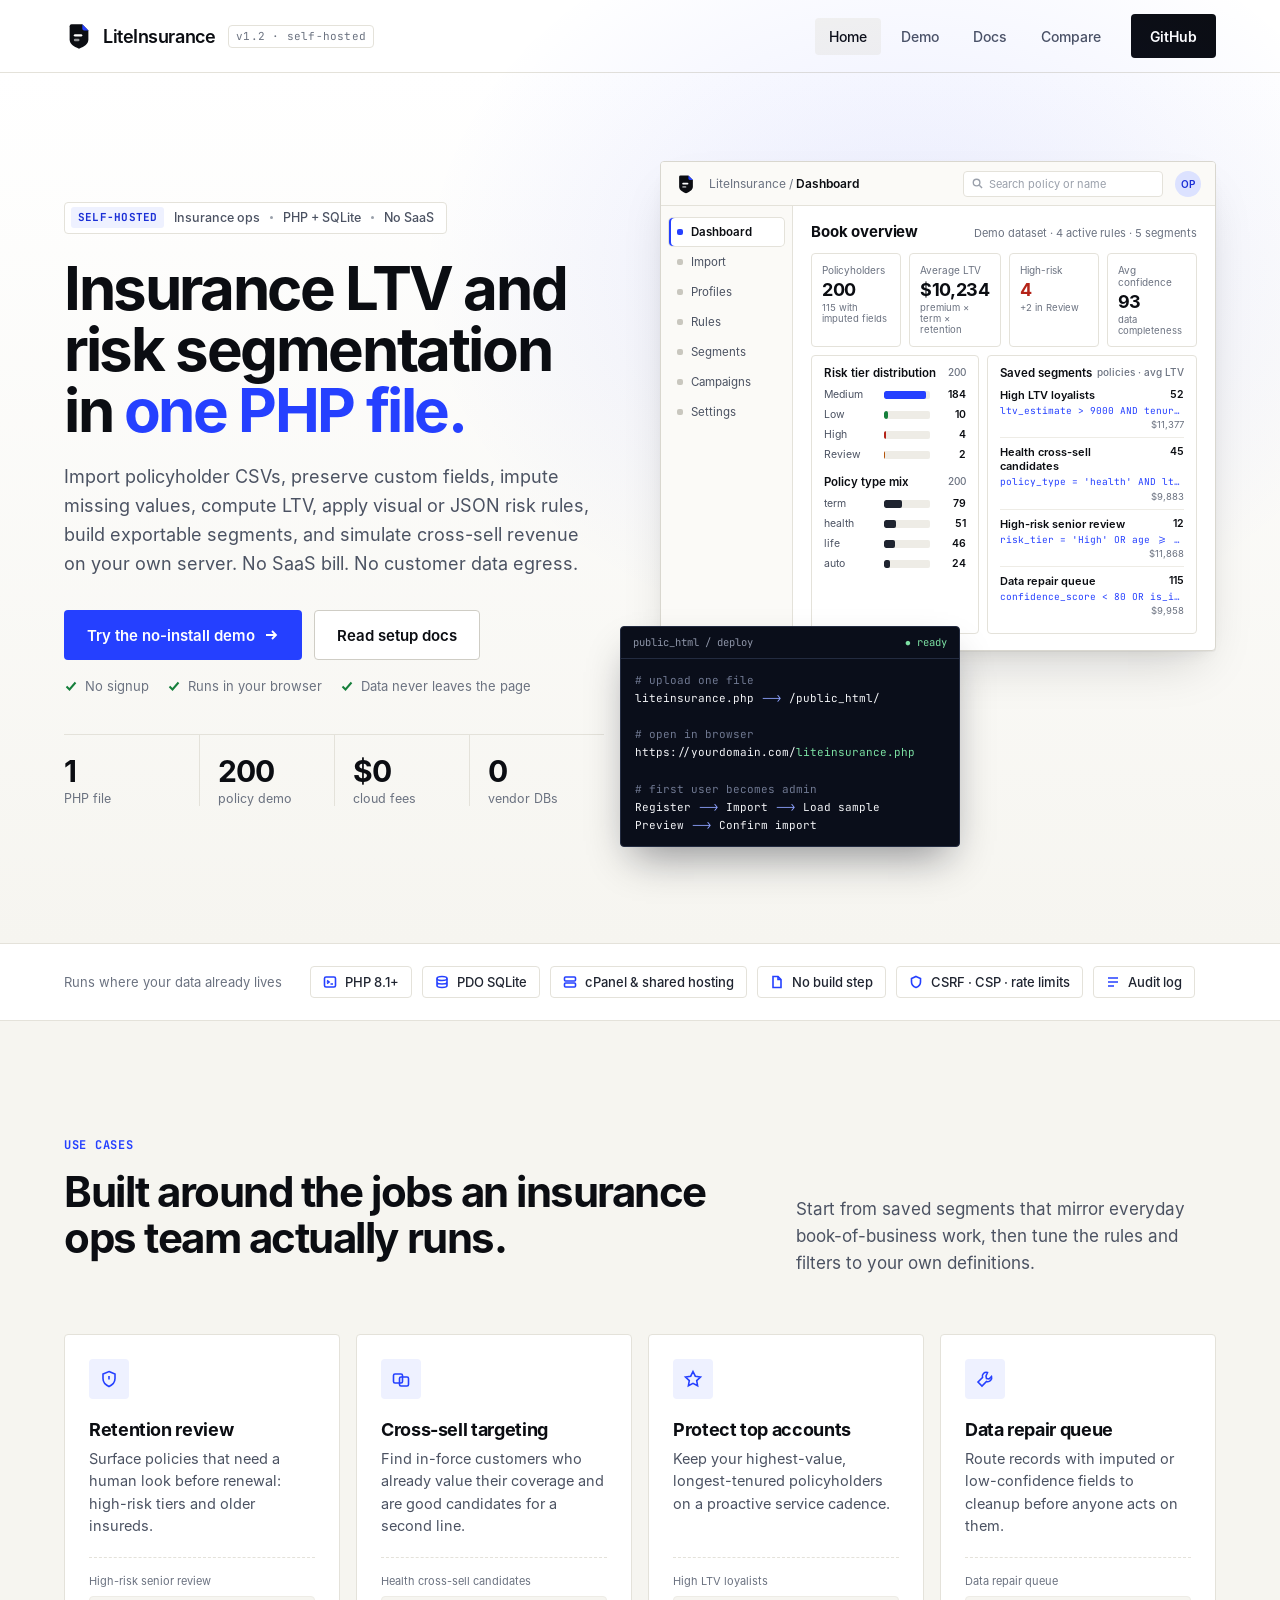
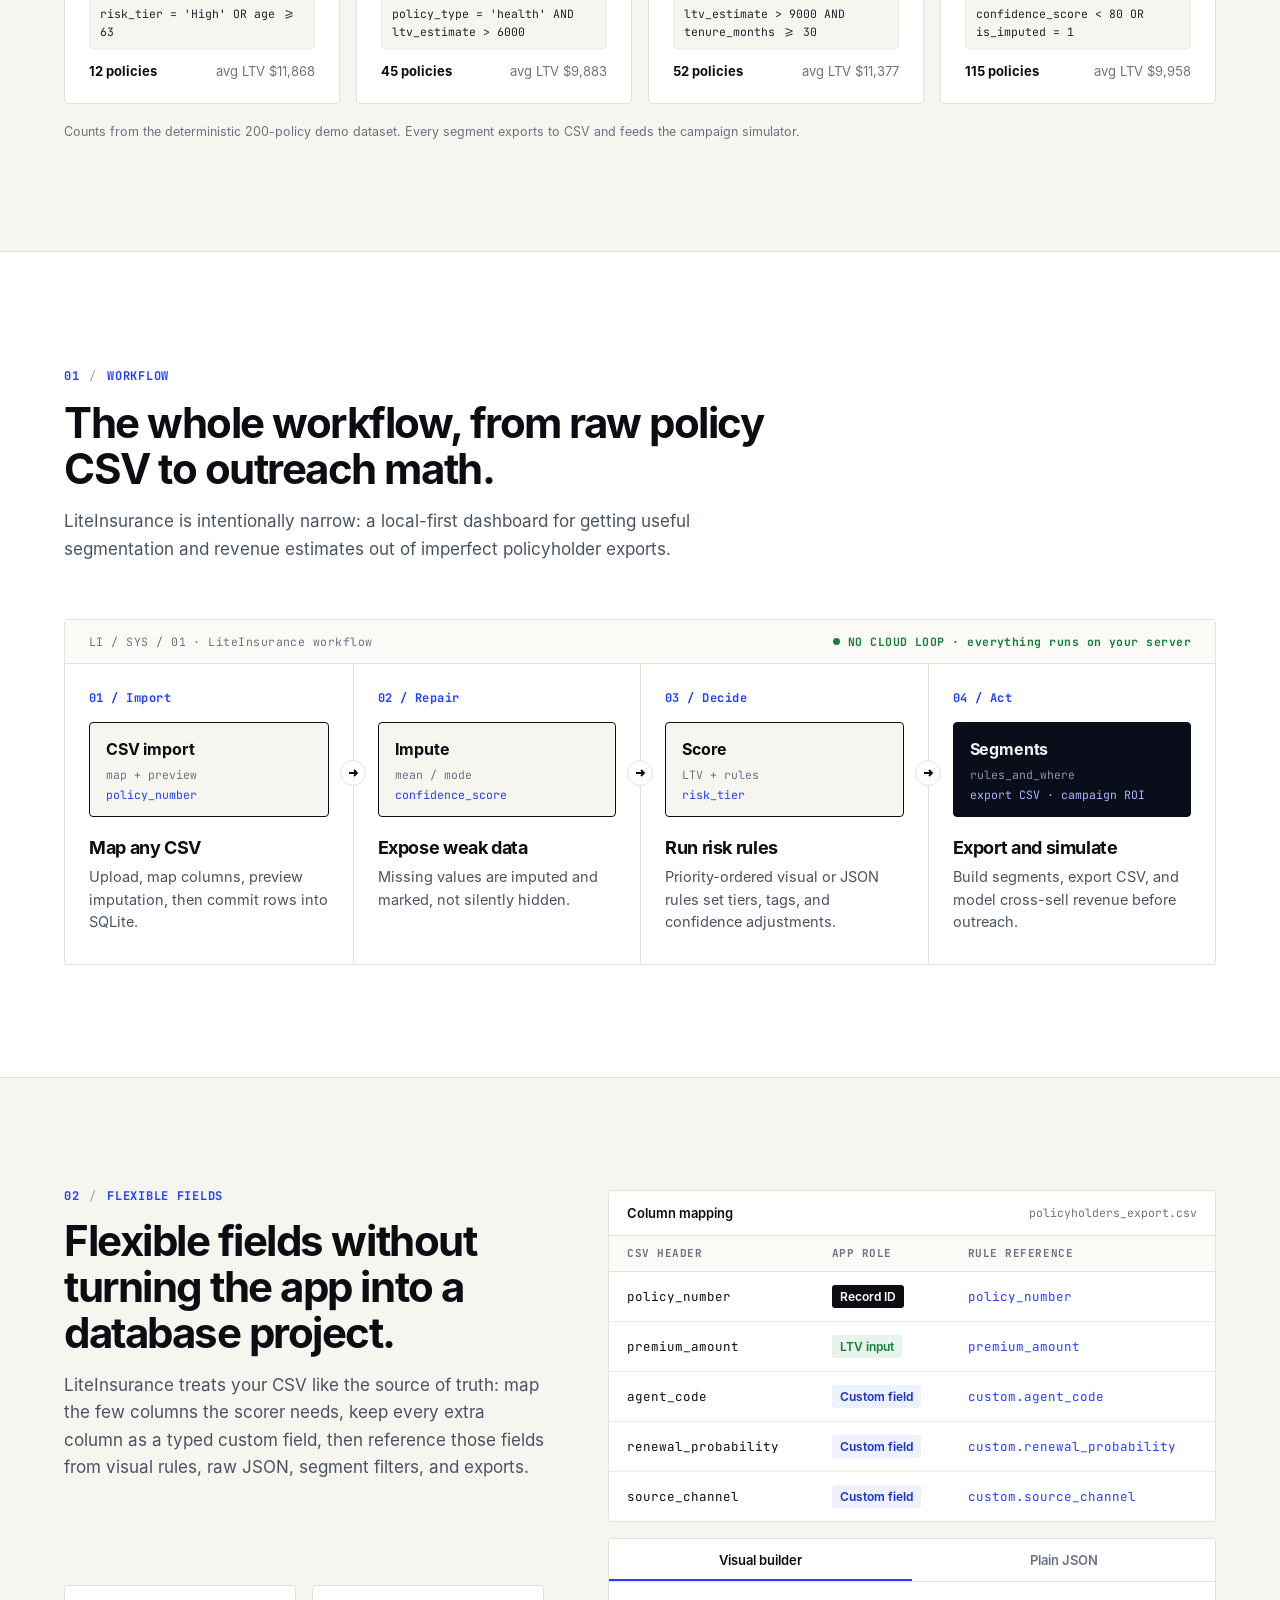
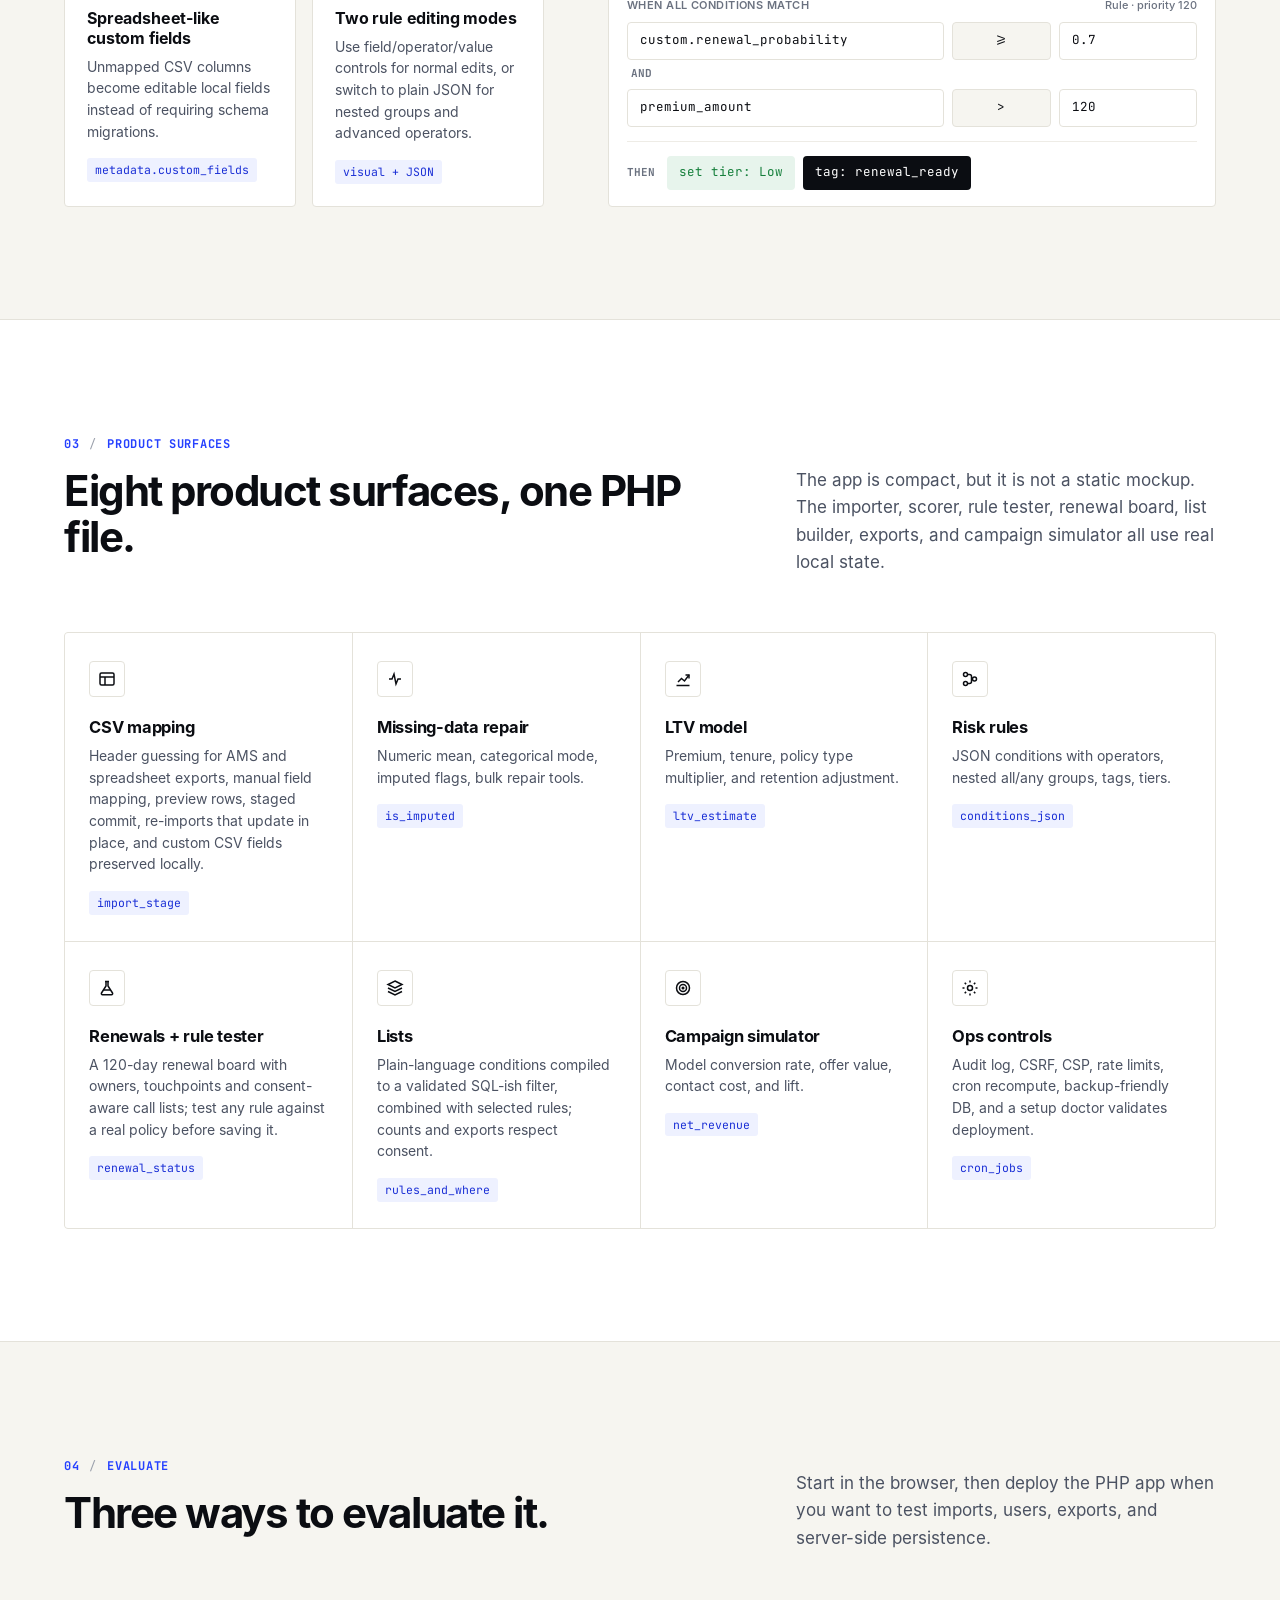
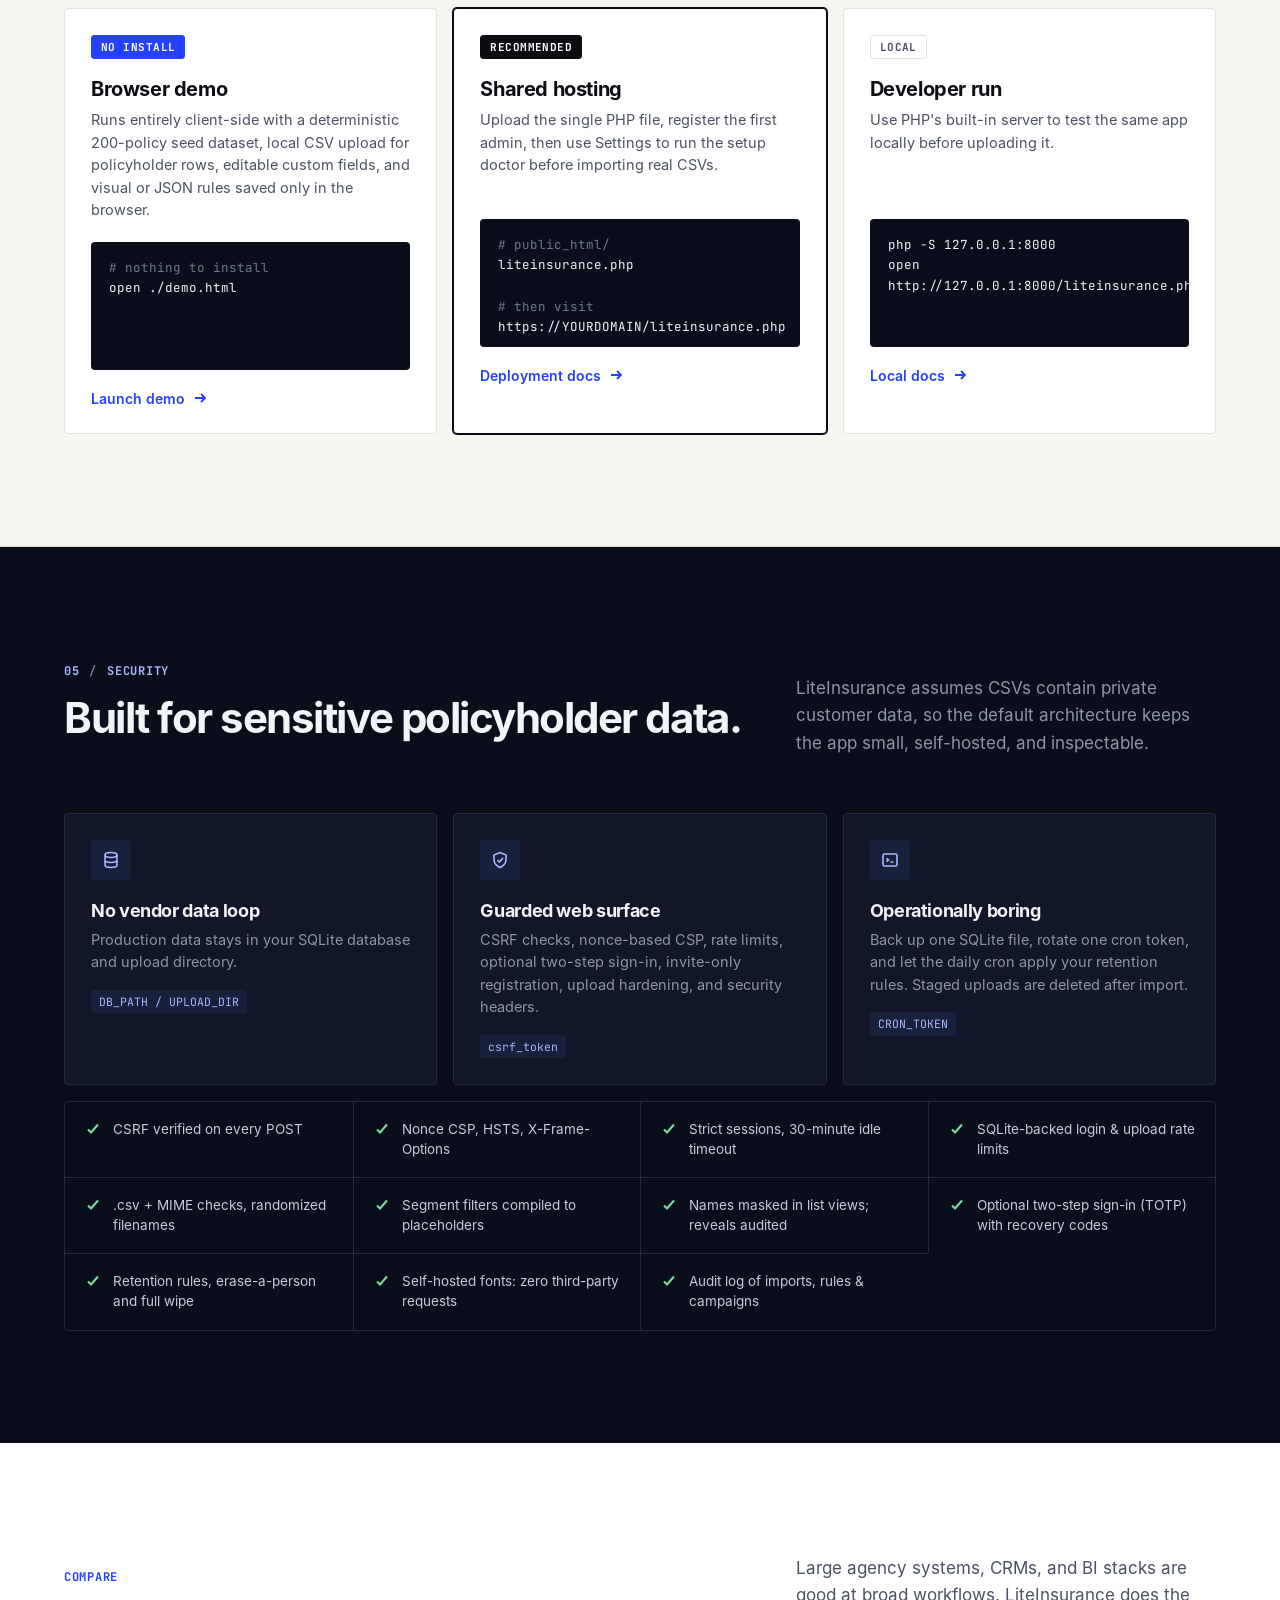
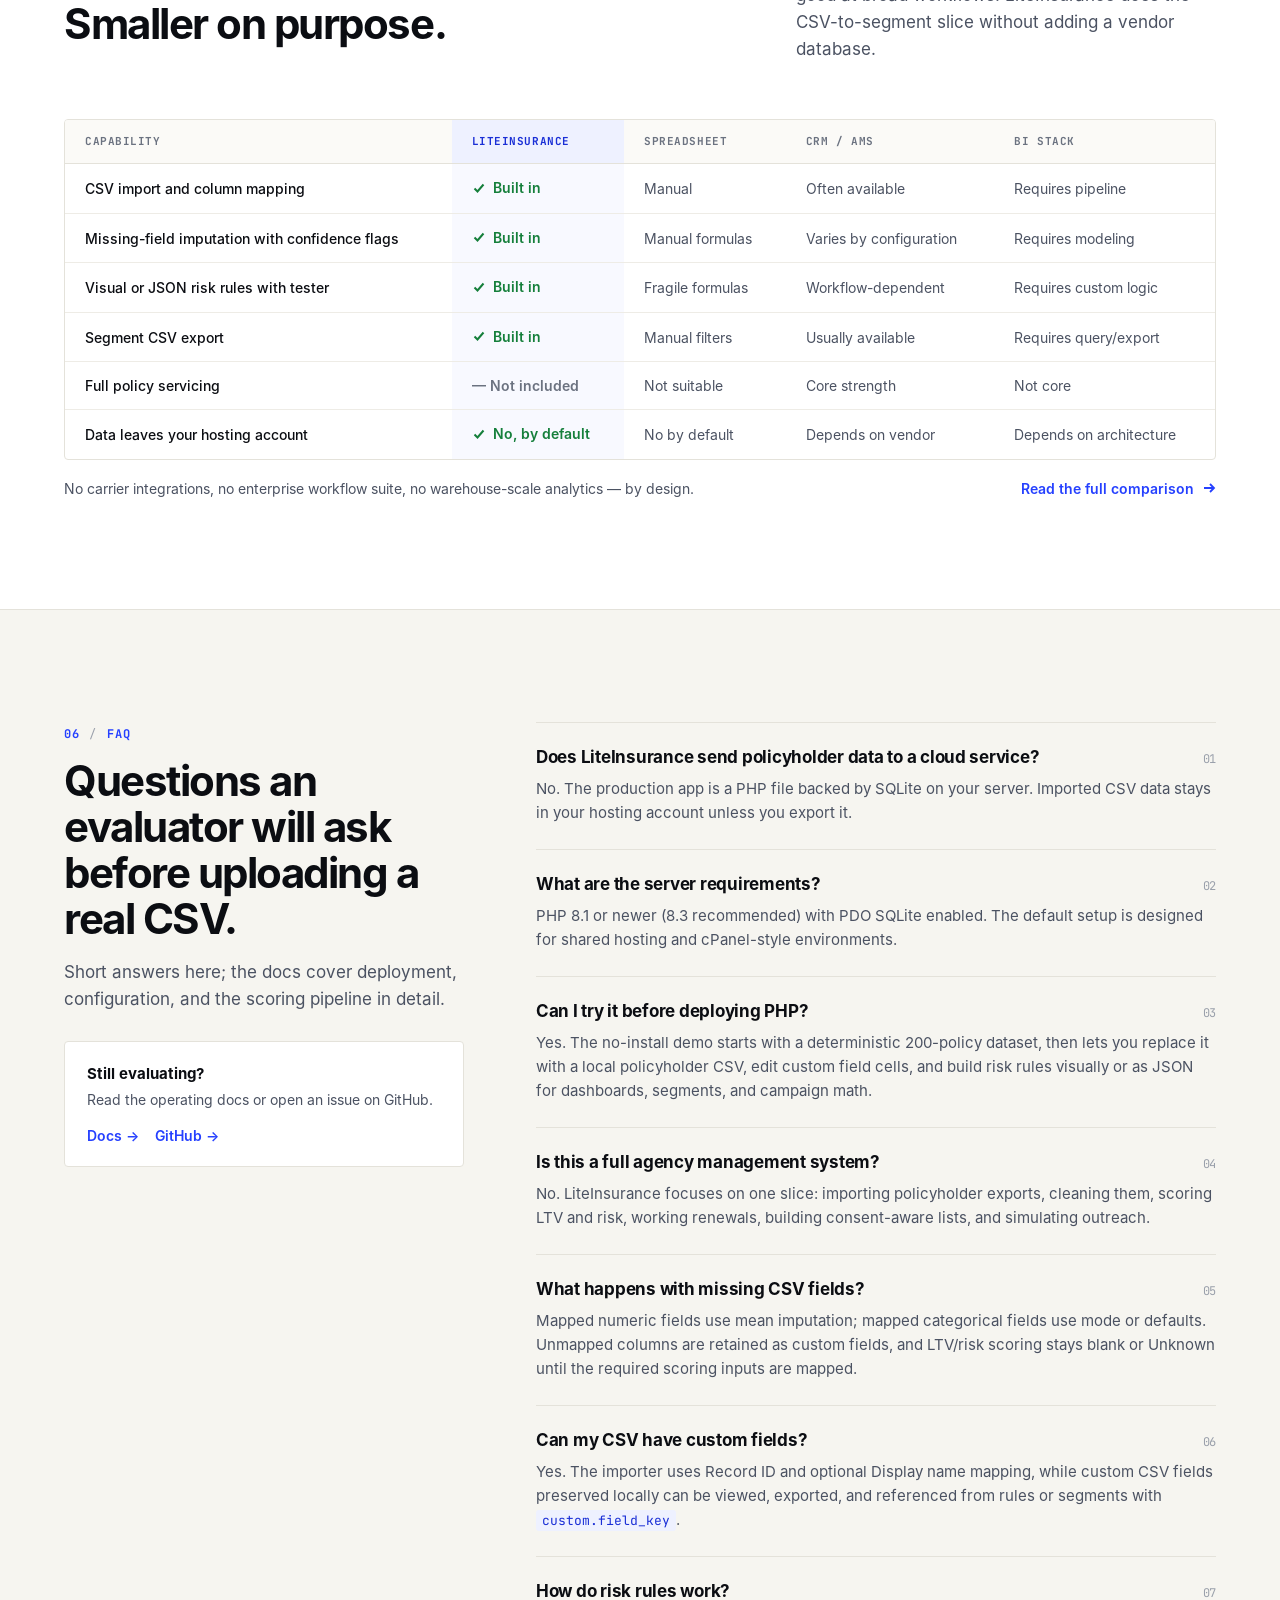
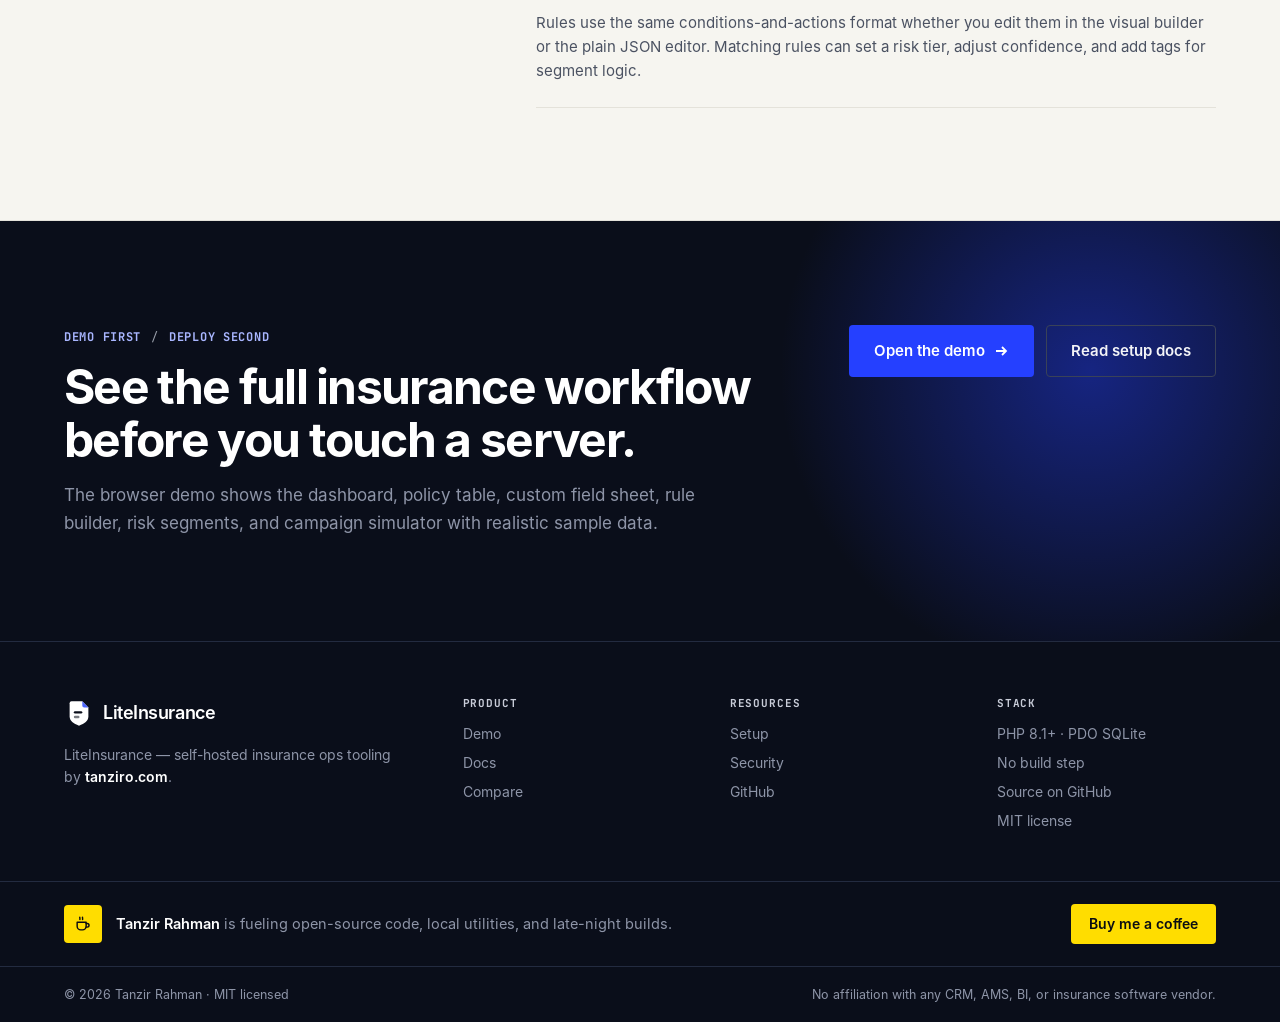
<file: index.html>
<!doctype html>
<html lang="en">
<head>
  <meta charset="utf-8">
  <meta name="viewport" content="width=device-width, initial-scale=1">
  <title>LiteInsurance -- Insurance LTV and Risk Segmentation in One PHP File</title>
  <meta name="description" content="Self-hosted PHP and SQLite insurance ops app for CSV import, custom fields, visual or JSON risk rules, segments, LTV, and campaign simulation.">
  <meta name="robots" content="index, follow">
  <link rel="canonical" href="https://tanzir71.github.io/liteinsurance/">
  <meta property="og:title" content="LiteInsurance -- Insurance LTV and Risk Segmentation">
  <meta property="og:description" content="Import policyholder CSVs, preserve custom fields, apply visual or JSON risk rules, build segments, and simulate campaigns in one self-hosted PHP file.">
  <meta property="og:type" content="website">
  <meta property="og:url" content="https://tanzir71.github.io/liteinsurance/">
  <meta name="twitter:card" content="summary">
  <meta name="twitter:title" content="LiteInsurance -- Insurance LTV and Risk Segmentation">
  <meta name="twitter:description" content="A portable PHP + SQLite dashboard for insurance CSVs, custom fields, risk rules, LTV, segments, and campaign simulation.">
  <link rel="icon" type="image/svg+xml" href="data:image/svg+xml,%3Csvg%20xmlns=%22http://www.w3.org/2000/svg%22%20viewBox=%220%200%2032%2032%22%3E%3Cpath%20d=%22M8%203.5h11.5L26%2010v9.8c0%204.6-4.1%207.8-10%209.7-5.9-1.9-10-5.1-10-9.7V5.5a2%202%200%20012-2z%22%20fill=%22%230B0D12%22/%3E%3Cpath%20d=%22M19.5%203.5V8a2%202%200%20002%202H26z%22%20fill=%22%232540FF%22/%3E%3Crect%20x=%2210.5%22%20y=%2214%22%20width=%229%22%20height=%222.6%22%20rx=%221.3%22%20fill=%22%23fff%22/%3E%3Crect%20x=%2210.5%22%20y=%2219%22%20width=%226%22%20height=%222.6%22%20rx=%221.3%22%20fill=%22%23fff%22%20fill-opacity=%22.55%22/%3E%3C/svg%3E">
  <link rel="stylesheet" href="./fonts/fonts.css">
  <script type="application/ld+json">
  {
    "@context": "https://schema.org",
    "@type": "SoftwareApplication",
    "name": "LiteInsurance",
    "operatingSystem": "Any server running PHP 8.1+ with SQLite",
    "applicationCategory": "BusinessApplication",
    "description": "Self-hosted PHP and SQLite insurance operations dashboard for policyholder CSV import, custom field preservation, missing-field imputation, LTV scoring, visual or JSON risk rules, segment exports, and campaign simulation.",
    "url": "https://tanzir71.github.io/liteinsurance/",
    "softwareVersion": "1.2.0",
    "license": "https://opensource.org/licenses/MIT",
    "offers": { "@type": "Offer", "price": "0", "priceCurrency": "USD" },
    "author": { "@type": "Person", "name": "Tanzir", "url": "https://tanziro.com" }
  }
  </script>
  <script type="application/ld+json">
  {
    "@context": "https://schema.org",
    "@type": "FAQPage",
    "mainEntity": [
      {
        "@type": "Question",
        "name": "Does LiteInsurance send policyholder data to a cloud service?",
        "acceptedAnswer": { "@type": "Answer", "text": "No. The production app is a PHP file backed by SQLite on your server. Imported CSV data stays in your hosting account unless you export it." }
      },
      {
        "@type": "Question",
        "name": "What do I need to run it?",
        "acceptedAnswer": { "@type": "Answer", "text": "PHP 8.1 or newer (8.3 recommended) with PDO SQLite enabled. It is designed for shared hosting and cPanel-style deployment." }
      },
      {
        "@type": "Question",
        "name": "Can I try it without installing PHP?",
        "acceptedAnswer": { "@type": "Answer", "text": "Yes. The no-install demo runs in the browser with a deterministic 200-policy seed dataset, local CSV upload for policyholder rows, editable custom field cells, and visual or JSON rule editing for scoring logic." }
      },
      {
        "@type": "Question",
        "name": "Is it a full agency management system?",
        "acceptedAnswer": { "@type": "Answer", "text": "No. LiteInsurance focuses on one slice: import, clean, score, work renewals, segment, and simulate policyholder outreach from CSV data." }
      }
    ]
  }
  </script>
  <style>
:root{
  --ink:#0B0D12; --ink2:#1F2430; --slate:#4B5262; --muted:#6B7280; --faint:#9AA0AB;
  --line:#E4E2DA; --line2:#EEECE6; --paper:#F6F5F0; --white:#FFFFFF;
  --acc:#2540FF; --accInk:#1A2FD6; --acc50:#EEF1FF; --acc100:#DCE2FF;
  --dark:#0A0E1A; --dark2:#111729; --darkLine:#232B40; --darkInk:#F3F4F7; --darkMute:#8E95A8;
  --green:#157F3B; --green50:#E7F4EC; --amber:#B45309; --amber50:#FDF2E4; --red:#B42318; --red50:#FCEBE9;
  --sans: Inter, system-ui, -apple-system, "Segoe UI", Roboto, Arial, sans-serif;
  --mono: "JetBrains Mono", ui-monospace, Menlo, Consolas, monospace;
}
*{box-sizing:border-box;margin:0;padding:0}
body{font-family:var(--sans);color:var(--ink);background:#fff;-webkit-font-smoothing:antialiased}
a{color:inherit;text-decoration:none}
.sr-only{position:absolute;width:1px;height:1px;padding:0;margin:-1px;overflow:hidden;clip:rect(0,0,0,0);white-space:nowrap;border:0}
.artboard{background:var(--white);container-type:inline-size;container-name:page;overflow:hidden}
.artboard{width:100%}
.wrap{width:1152px;margin:0 auto}
.mono{font-family:var(--mono)}

/* Header */
.hdr{border-bottom:1px solid var(--line);background:var(--white)}
.hdr .wrap{height:72px;display:flex;align-items:center;justify-content:space-between}
header .container{max-width:1152px;}
.header-inner .btn{min-height:44px;padding:0 18px;}
.nav .btn{margin-left:10px}
.brand{display:flex;align-items:center;gap:12px}
.logo{width:34px;height:34px;background:var(--ink);color:var(--white);display:flex;align-items:center;justify-content:center;font:600 12px/1 var(--mono);letter-spacing:.04em;border-radius:4px}
.brand-name{font-weight:600;font-size:18px;letter-spacing:-.025em}
.brand{gap:9px}
.mark{display:block;flex:none}
.brand-tag{font:500 11px/1 var(--mono);color:var(--muted);border:1px solid var(--line);padding:5px 7px;border-radius:4px;margin-left:4px;letter-spacing:.02em}
.nav{display:flex;align-items:center;gap:6px}
.nav a.nl{font-size:14px;font-weight:500;color:var(--slate);padding:10px 14px;border-radius:4px}
.nav a.nl.on{color:var(--ink);background:var(--paper)}
.btn{display:inline-flex;align-items:center;justify-content:center;gap:8px;height:44px;padding:0 18px;border-radius:4px;font-size:14px;font-weight:600;border:1px solid transparent;white-space:nowrap}
.btn-primary{background:var(--ink);color:var(--white)}
.btn-accent{background:var(--acc);color:var(--white)}
.btn-ghost{background:var(--white);color:var(--ink);border-color:#CFCDC5}
.btn-light{background:var(--white);color:var(--ink)}
.btn-outline-dark{background:transparent;color:var(--darkInk);border-color:#3A4258}
.btn svg{flex:none}
.burger{display:none;width:44px;height:44px;border:1px solid var(--line);border-radius:4px;align-items:center;justify-content:center}

/* Hero */
.hero{background:linear-gradient(180deg,#FFFFFF 0%,#F6F5F0 100%);border-bottom:1px solid var(--line);position:relative}
.hero:before{content:"";position:absolute;right:-120px;top:-180px;width:980px;height:760px;background:radial-gradient(closest-side,rgba(37,64,255,.10),rgba(37,64,255,0));pointer-events:none}
.hero .wrap{position:relative;display:grid;grid-template-columns:540px 1fr;gap:56px;padding:88px 0 96px;align-items:center}
.pill{display:inline-flex;align-items:center;gap:10px;height:32px;padding:0 12px 0 6px;border:1px solid var(--line);background:var(--white);border-radius:4px;font-size:12.5px;font-weight:500;color:var(--slate)}
.pill b{background:var(--acc50);color:var(--accInk);font:600 11px/1 var(--mono);padding:5px 7px;border-radius:3px;letter-spacing:.02em}
.pill .sep{width:3px;height:3px;background:var(--faint);border-radius:2px}
h1{font-size:60px;line-height:1.02;letter-spacing:-.04em;font-weight:700;margin:24px 0 22px}
h1 em{font-style:normal;color:var(--acc)}
.lead{font-size:18px;line-height:1.6;color:var(--slate)}
.cta-row{display:flex;gap:12px;margin-top:32px;flex-wrap:wrap}
.cta-row .btn{height:50px;padding:0 22px;font-size:15px}
.micro{display:flex;gap:18px;margin-top:18px;font-size:13px;color:var(--muted);flex-wrap:wrap}
.micro span{display:inline-flex;align-items:center;gap:7px}
.micro svg{color:var(--green)}
.stats{display:grid;grid-template-columns:repeat(4,1fr);margin-top:40px;border-top:1px solid var(--line)}
.stat{padding:18px 16px 0 0}
.stat + .stat{padding-left:18px;border-left:1px solid var(--line)}
.stat .num{font-size:30px;font-weight:700;letter-spacing:-.03em}
.stat .lbl{font-size:12.5px;color:var(--muted);margin-top:2px}

/* product mock */
.mock-wrap{position:relative;padding-bottom:196px}
.mock{background:var(--white);border:1px solid #D9D7CF;border-radius:4px;box-shadow:0 1px 0 rgba(11,13,18,.04),0 24px 48px -16px rgba(11,13,18,.18),0 8px 16px -8px rgba(11,13,18,.08);overflow:hidden}
.mock-top{height:44px;border-bottom:1px solid var(--line);display:flex;align-items:center;gap:12px;padding:0 14px;background:#FBFAF7}
.mock-top .mlogo{width:22px;height:22px;border-radius:3px;background:var(--ink);color:#fff;font:600 8.5px/22px var(--mono);text-align:center}
.mock-top .crumb{font-size:12px;color:var(--muted)}
.mock-top .crumb b{color:var(--ink);font-weight:600}
.mock-top .search{margin-left:auto;width:200px;height:26px;border:1px solid var(--line);border-radius:4px;background:var(--white);font-size:11px;color:var(--faint);display:flex;align-items:center;gap:6px;padding:0 8px}
.mock-top .avatar{width:26px;height:26px;border-radius:13px;background:var(--acc100);color:var(--accInk);font:600 10px/26px var(--sans);text-align:center}
.mock-body{display:grid;grid-template-columns:132px 1fr;min-height:410px}
.mside{border-right:1px solid var(--line);padding:12px 8px;background:#FBFAF7;display:flex;flex-direction:column;gap:2px}
.mside div{font-size:11.5px;color:var(--slate);padding:7px 8px;border-radius:4px;display:flex;align-items:center;gap:8px}
.mside div i{width:6px;height:6px;border-radius:2px;background:#C9C7BF;display:block}
.mside div.on{background:var(--white);color:var(--ink);font-weight:600;box-shadow:inset 2px 0 0 var(--acc),0 0 0 1px var(--line)}
.mside div.on i{background:var(--acc)}
.mmain{padding:16px 18px}
.mhead{display:flex;align-items:baseline;justify-content:space-between}
.mhead h4{font-size:15px;letter-spacing:-.01em}
.mhead span{font-size:11px;color:var(--muted)}
.kpis{display:grid;grid-template-columns:repeat(4,1fr);gap:8px;margin-top:12px}
.kpi{border:1px solid var(--line);border-radius:4px;padding:10px}
.kpi .l{font-size:10px;color:var(--muted)}
.kpi .v{font-size:18px;font-weight:700;letter-spacing:-.02em;margin-top:3px}
.kpi .d{font-size:9.5px;color:var(--muted);margin-top:2px}
.kpi .v.red{color:var(--red)}
.mpanels{display:grid;grid-template-columns:1fr 1.25fr;gap:8px;margin-top:8px}
.mpanel{border:1px solid var(--line);border-radius:4px;padding:10px 12px}
.mpanel h5{font-size:11.5px;font-weight:600;margin-bottom:8px;display:flex;justify-content:space-between}
.mpanel h5 span{font-weight:500;color:var(--muted);font-size:10px}
.bar{display:grid;grid-template-columns:52px 1fr 28px;align-items:center;gap:8px;font-size:10.5px;margin:7px 0;color:var(--slate)}
.bar .t{height:8px;background:var(--line2);border-radius:2px;overflow:hidden}
.bar .t i{display:block;height:100%;border-radius:2px}
.bar b{text-align:right;color:var(--ink);font-weight:600}
.seg{display:grid;grid-template-columns:1fr auto;gap:2px 8px;padding:7px 0;border-top:1px solid var(--line2)}
.seg:first-of-type{border-top:0;padding-top:0}
.seg .n{font-size:11px;font-weight:600}
.seg .c{font-size:10.5px;font-weight:600;text-align:right}
.seg .f{font:400 9.5px/1.4 var(--mono);color:var(--acc);grid-column:1/-1;white-space:nowrap;overflow:hidden;text-overflow:ellipsis}
.seg .ltv{font-size:9.5px;color:var(--muted);text-align:right}
.term{position:absolute;left:-40px;bottom:0;width:340px;background:var(--dark);color:var(--darkInk);border-radius:4px;border:1px solid var(--darkLine);box-shadow:0 20px 40px -12px rgba(10,14,26,.45)}
.term-top{height:32px;border-bottom:1px solid var(--darkLine);display:flex;align-items:center;justify-content:space-between;padding:0 12px;font:500 10.5px/1 var(--mono);color:var(--darkMute)}
.term-top b{color:#7CE0A3;font-weight:500}
.term pre{font:400 11px/1.65 var(--mono);padding:12px 14px;white-space:pre;color:var(--darkInk)}
.term .c{color:#6F7891}.term .a{color:#8FA3FF}.term .v{color:#7CE0A3}

/* Strip */
.strip{border-bottom:1px solid var(--line);background:var(--white)}
.strip .wrap{display:flex;align-items:center;gap:28px;height:76px}
.strip .lab{font-size:13px;color:var(--muted);white-space:nowrap}
.strip .items{display:flex;gap:10px;flex-wrap:wrap}
.chip{display:inline-flex;align-items:center;gap:8px;height:32px;padding:0 12px;border:1px solid var(--line);border-radius:4px;font-size:13px;font-weight:500;color:var(--ink2);background:var(--white)}
.chip svg{color:var(--acc)}

/* Sections */
.sec{padding:112px 0;border-bottom:1px solid var(--line)}
.sec.alt{background:var(--paper)}
.eyebrow{display:inline-flex;align-items:center;gap:10px;font:600 12px/1 var(--mono);letter-spacing:.06em;text-transform:uppercase;color:var(--acc)}
.eyebrow i{font-style:normal;color:var(--faint);font-weight:500}
h2{font-size:42px;line-height:1.1;letter-spacing:-.035em;font-weight:700;margin:16px 0 16px;max-width:760px}
.sub{font-size:17px;line-height:1.6;color:var(--slate);max-width:700px}
.shead{margin-bottom:56px}
.shead.split{display:grid;grid-template-columns:1fr 420px;gap:48px;align-items:end}
.shead.split .sub{max-width:none}
.k{display:inline-block;font:500 11.5px/1 var(--mono);color:var(--accInk);background:var(--acc50);padding:6px 8px;border-radius:3px;margin-top:16px}

/* Use cases */
.uc-grid{display:grid;grid-template-columns:repeat(4,1fr);gap:16px}
.uc{background:var(--white);border:1px solid var(--line);border-radius:4px;padding:24px;display:flex;flex-direction:column}
.uc .ic{width:40px;height:40px;border-radius:4px;background:var(--acc50);color:var(--acc);display:flex;align-items:center;justify-content:center}
.uc h3{font-size:18px;letter-spacing:-.02em;margin:20px 0 8px}
.uc p{font-size:14.5px;line-height:1.55;color:var(--slate);flex:1}
.uc .filter{margin-top:20px;padding-top:16px;border-top:1px dashed var(--line)}
.uc .filter .nm{font-size:11px;color:var(--muted);margin-bottom:8px}
.uc .filter code{display:block;font:500 11.5px/1.5 var(--mono);color:var(--ink2);background:var(--paper);border:1px solid var(--line2);padding:8px 10px;border-radius:4px}
.uc .res{display:flex;justify-content:space-between;margin-top:14px;font-size:13px}
.uc .res b{font-weight:700}
.uc .res span{color:var(--muted)}
.note{font-size:12.5px;color:var(--muted);margin-top:20px}

/* Workflow */
.flow{border:1px solid var(--line);border-radius:4px;background:var(--white);overflow:hidden}
.flow-top{display:flex;justify-content:space-between;align-items:center;padding:16px 24px;border-bottom:1px solid var(--line);font:500 11.5px/1 var(--mono);color:var(--muted);letter-spacing:.04em;background:#FBFAF7}
.flow-top b{display:inline-flex;align-items:center;gap:8px;color:var(--green);font-weight:600}
.flow-top b i{width:7px;height:7px;border-radius:4px;background:var(--green);display:block}
.stages{display:grid;grid-template-columns:repeat(4,1fr);position:relative}
.stage{padding:28px 24px 30px;position:relative}
.stage + .stage{border-left:1px solid var(--line)}
.stage .num{font:600 12px/1 var(--mono);color:var(--acc);letter-spacing:.04em}
.stage .box{margin:18px 0 20px;border:1px solid var(--ink);border-radius:4px;padding:16px;background:var(--paper)}
.stage .box .bt{font-weight:700;font-size:16px;letter-spacing:-.01em}
.stage .box .bs{font:400 11.5px/1 var(--mono);color:var(--muted);margin-top:10px}
.stage .box .bk{font:500 11.5px/1 var(--mono);color:var(--acc);margin-top:8px}
.stage.dark .box{background:var(--dark);border-color:var(--dark);color:var(--darkInk)}
.stage.dark .box .bs{color:var(--darkMute)}
.stage.dark .box .bk{color:#A9B6FF}
.stage .arrow{position:absolute;right:-13px;top:96px;width:26px;height:26px;border-radius:13px;background:var(--white);border:1px solid var(--line);display:flex;align-items:center;justify-content:center;z-index:2;color:var(--ink)}
.stage h3{font-size:18px;letter-spacing:-.02em;margin-bottom:8px}
.stage p{font-size:14.5px;line-height:1.55;color:var(--slate)}

/* Flexibility */
.flex-grid{display:grid;grid-template-columns:480px 1fr;gap:64px}
.flex-copy{display:flex;flex-direction:column}
.flex-support-grid{display:grid;grid-template-columns:1fr 1fr;gap:16px;margin-top:auto;padding-top:40px}
.cell{background:var(--white);border:1px solid var(--line);border-radius:4px;padding:22px}
.cell h3{font-size:16px;letter-spacing:-.01em;margin-bottom:8px}
.cell p{font-size:14px;line-height:1.55;color:var(--slate)}
.panel{background:var(--white);border:1px solid var(--line);border-radius:4px;overflow:hidden}
.panel-h{display:flex;align-items:center;justify-content:space-between;padding:14px 18px;border-bottom:1px solid var(--line);font-size:13px;font-weight:600}
.panel-h span{font:400 11.5px/1 var(--mono);color:var(--muted)}
table{width:100%;border-collapse:collapse}
th{text-align:left;font:600 11px/1 var(--mono);letter-spacing:.05em;text-transform:uppercase;color:var(--muted);padding:12px 18px;background:#FBFAF7;border-bottom:1px solid var(--line)}
td{padding:13px 18px;border-bottom:1px solid var(--line2);font-size:13.5px}
tr:last-child td{border-bottom:0}
td.m{font-family:var(--mono);font-size:12.5px}
td.ref{font-family:var(--mono);font-size:12.5px;color:var(--acc)}
.role{display:inline-block;font-size:12px;font-weight:600;padding:4px 8px;border-radius:3px}
.role.id{background:var(--ink);color:#fff}
.role.ltv{background:var(--green50);color:var(--green)}
.role.cf{background:var(--acc50);color:var(--accInk)}
.rb{margin-top:16px}
.tabs{display:flex;border-bottom:1px solid var(--line)}
.tab{flex:1;text-align:center;padding:13px 0;font-size:13px;font-weight:600;color:var(--muted)}
.tab.on{color:var(--ink);box-shadow:inset 0 -2px 0 var(--acc)}
.rb-body{padding:16px 18px}
.rb-lbl{font-size:11px;color:var(--muted);font-weight:600;letter-spacing:.04em;text-transform:uppercase;margin-bottom:10px;display:flex;justify-content:space-between}
.rb-lbl span{text-transform:none;letter-spacing:0;font-weight:500}
.cond{display:grid;grid-template-columns:1.6fr .5fr .7fr;gap:8px;margin-bottom:8px}
.cond div{height:38px;border:1px solid var(--line);border-radius:4px;display:flex;align-items:center;padding:0 12px;font:500 12.5px/1 var(--mono);background:var(--white)}
.cond div.op{justify-content:center;background:var(--paper)}
.and{font:600 11px/1 var(--mono);color:var(--muted);margin:2px 0 10px 4px}
.acts{display:flex;gap:8px;margin-top:14px;padding-top:14px;border-top:1px solid var(--line2);align-items:center}
.acts .then{font:600 11px/1 var(--mono);color:var(--muted);margin-right:4px}
.act{height:34px;display:inline-flex;align-items:center;gap:8px;padding:0 12px;border-radius:4px;font:500 12.5px/1 var(--mono)}
.act.tier{background:var(--green50);color:var(--green)}
.act.tag{background:var(--ink);color:#fff}

/* Features */
.feat-grid{display:grid;grid-template-columns:repeat(4,1fr);border:1px solid var(--line);border-radius:4px;overflow:hidden;background:var(--line);gap:1px}
.feat{background:var(--white);padding:28px 24px 26px}
.feat .ic{width:36px;height:36px;border:1px solid var(--line);border-radius:4px;display:flex;align-items:center;justify-content:center;color:var(--ink)}
.feat h3{font-size:16.5px;letter-spacing:-.015em;margin:20px 0 8px}
.feat p{font-size:14px;line-height:1.55;color:var(--slate)}

/* Evaluate */
.paths{display:grid;grid-template-columns:repeat(3,minmax(0,1fr));gap:16px}
.path{background:var(--white);border:1px solid var(--line);border-radius:4px;padding:26px;display:flex;flex-direction:column}
.path.rec{border-color:var(--ink);box-shadow:0 0 0 1px var(--ink)}
.path-copy{min-height:164px}
.tagp{display:inline-flex;align-items:center;height:24px;padding:0 9px;border-radius:3px;font:600 11px/1 var(--mono);letter-spacing:.04em;text-transform:uppercase;border:1px solid var(--line);color:var(--slate)}
.tagp.blue{background:var(--acc);border-color:var(--acc);color:#fff}
.tagp.dark{background:var(--ink);border-color:var(--ink);color:#fff}
.path h3{font-size:20px;letter-spacing:-.02em;margin:18px 0 8px}
.path p{font-size:14.5px;line-height:1.55;color:var(--slate)}
.pre-block{height:128px;overflow:hidden;white-space:pre-wrap;background:var(--dark);color:var(--darkInk);border-radius:4px;padding:16px 18px;font:400 12.5px/1.65 var(--mono);margin-top:20px}
.pre-block .c{color:#6F7891}
.plink{display:inline-flex;align-items:center;gap:8px;margin-top:20px;font-size:14px;font-weight:600;color:var(--acc)}

/* Security (dark) */
.sec.dark{background:var(--dark);color:var(--darkInk);border-bottom:0}
.sec.dark .eyebrow{color:#A9B6FF}
.sec.dark .sub{color:var(--darkMute)}
.sec-grid{display:grid;grid-template-columns:repeat(3,1fr);gap:16px}
.dcell{background:var(--dark2);border:1px solid var(--darkLine);border-radius:4px;padding:26px}
.dcell .ic{width:40px;height:40px;border-radius:4px;background:#18213A;color:#A9B6FF;display:flex;align-items:center;justify-content:center}
.dcell h3{font-size:18px;letter-spacing:-.02em;margin:20px 0 8px}
.dcell p{font-size:14.5px;line-height:1.55;color:var(--darkMute)}
.dcell .k{background:#18213A;color:#A9B6FF}
.controls{margin-top:16px;border:1px solid var(--darkLine);border-radius:4px;display:grid;grid-template-columns:repeat(4,1fr)}
.ctrl{padding:18px 20px;display:flex;gap:12px;align-items:flex-start;font-size:13.5px;line-height:1.45;color:#C8CCD8}
.ctrl:nth-child(n+5){border-top:1px solid var(--darkLine)}
.ctrl:not(:nth-child(4n+1)){border-left:1px solid var(--darkLine)}
.ctrl svg{color:#7CE0A3;flex:none;margin-top:1px}

/* Compare */
.cmp{background:var(--white);border:1px solid var(--line);border-radius:4px;overflow:hidden}
.cmp th{font-size:11px;padding:16px 20px}
.cmp th.us{background:var(--acc50);color:var(--accInk)}
.cmp td{padding:15px 20px;font-size:14px;color:var(--slate)}
.cmp td:first-child{color:var(--ink);font-weight:500}
.cmp td.us{background:#F8F9FF;color:var(--ink);font-weight:600}
.yes{display:inline-flex;align-items:center;gap:7px;color:var(--green)}
.no{display:inline-flex;align-items:center;gap:7px;color:var(--muted)}
.swipe{display:none}
.cmp-foot{display:flex;justify-content:space-between;align-items:center;margin-top:20px;font-size:14px;color:var(--slate)}

/* FAQ */
.faq-grid{display:grid;grid-template-columns:400px 1fr;gap:72px}
.faq-side .sub{margin-bottom:28px}
.help{border:1px solid var(--line);border-radius:4px;padding:22px;background:var(--white)}
.help h4{font-size:15px;margin-bottom:6px}
.help p{font-size:14px;color:var(--slate);line-height:1.55;margin-bottom:16px}
.help .links{display:flex;gap:16px;font-size:14px;font-weight:600;color:var(--acc)}
.qa{padding:24px 0;border-top:1px solid var(--line)}
.qa:last-child{border-bottom:1px solid var(--line)}
.qa h3{font-size:17px;letter-spacing:-.015em;display:flex;justify-content:space-between;gap:24px}
.qa h3 span{color:var(--faint);font-weight:500;font-family:var(--mono);font-size:12px;padding-top:4px}
.qa p{font-size:15px;line-height:1.6;color:var(--slate);margin-top:10px;max-width:700px}
.qa code{font-family:var(--mono);font-size:13px;background:var(--acc50);color:var(--accInk);padding:2px 6px;border-radius:3px}

/* CTA */
.cta{background:var(--dark);color:var(--darkInk);position:relative;overflow:hidden}
.cta .glow{position:absolute;right:-120px;top:-160px;width:620px;height:620px;border-radius:50%;background:radial-gradient(closest-side,rgba(37,64,255,.45),rgba(37,64,255,0))}
.cta .wrap{position:relative;justify-content:space-between;padding:104px 0}
.cta .eyebrow{color:#A9B6FF}
.cta h2{color:#fff;font-size:48px;max-width:720px}
.cta p{font-size:17px;line-height:1.6;color:var(--darkMute);max-width:640px}
.cta .btns{display:flex;gap:12px}
.cta .btns .btn{height:52px;padding:0 24px;font-size:15px}

/* Footer */
.ftr{background:var(--dark);color:var(--darkMute);border-top:1px solid var(--darkLine)}
.ftr .wrap{display:grid;grid-template-columns:1.6fr 1fr 1fr 1fr;gap:48px;padding:56px 0 40px}
.ftr .brand-name{color:#fff}
.ftr .logo{background:#fff;color:var(--ink)}
.footer-note{font-size:14px;line-height:1.6;margin-top:16px;max-width:340px}
.footer-note a{color:#fff;font-weight:600}
.fcol h5{font:600 11px/1 var(--mono);letter-spacing:.08em;text-transform:uppercase;color:#C8CCD8;margin-bottom:16px}
.fcol a{display:block;font-size:14px;margin-bottom:12px;color:var(--darkMute)}
.fbot{border-top:1px solid var(--darkLine)}
.donate-band{border-top:1px solid var(--darkLine)}
.ftr .donate-band .wrap{display:block;padding:22px 0}
.donate{display:flex;align-items:center;gap:14px;color:var(--darkMute);text-decoration:none;font-size:14.5px;line-height:1.5}
.donate-ic{display:grid;place-items:center;flex:none;width:38px;height:38px;border-radius:4px;background:#FFDD00;color:#0B0D12}
.donate-text strong{color:#fff;font-weight:600}
.donate-cta{margin-left:auto;flex:none;display:inline-flex;align-items:center;height:40px;padding:0 18px;border-radius:4px;background:#FFDD00;color:#0B0D12;font-weight:600;font-size:14px}
.donate:hover .donate-cta,.donate:focus-visible .donate-cta{background:#fff}
.donate:focus-visible{outline:2px solid #4D66FF;outline-offset:4px}
@media (max-width:700px){.donate{display:grid;grid-template-columns:38px minmax(0,1fr);align-items:start}.donate-cta{grid-column:2;justify-self:start;margin-left:0}}
.fbot .wrap{display:flex;justify-content:space-between;padding:20px 0;font-size:12.5px;grid-template-columns:none}

/* ===== Layout contracts (pinned by test/commercial-readiness.test.mjs) ===== */
.path-copy {
  min-height: 164px;
}
.pre-block {
  height: 128px;
  overflow-x: hidden;
  white-space: pre-wrap;
}
@media (min-width: 980px) { .paths { grid-template-columns: repeat(3, minmax(0, 1fr)); } }
.flex-copy {
  display: flex;
  flex-direction: column;
  min-height: 100%;
}
.flex-support-grid {
  margin-top: auto;
}
.support-inner {
  display: flex;
  flex-direction: column;
  gap: 48px;
}
@media (min-width: 800px) { .support-inner { flex-direction: row; align-items: flex-start; } }

/* ===== Mobile (container) ===== */
@container page (max-width: 1260px){
  .wrap{width:auto;margin:0 32px}
  .hero .wrap{grid-template-columns:minmax(0,1fr) minmax(0,1fr)}
  .uc-grid,.feat-grid{grid-template-columns:repeat(2,1fr)}
  .term{left:-16px}
}
@container page (max-width: 980px){
  .wrap{width:auto;margin:0 20px}
  .hdr .wrap{height:64px}
  .nav{display:none}
  .brand-tag{display:none}
  .burger{display:flex}
  .hero .wrap{grid-template-columns:1fr;gap:40px;padding:48px 0 56px}
  h1{font-size:40px;margin:20px 0 16px}
  .lead{font-size:16px}
  .cta-row{flex-direction:column}
  .cta-row .btn{width:100%}
  .stats{grid-template-columns:1fr 1fr}
  .stat{padding:16px 0 16px 0}
  .stat + .stat{padding-left:0;border-left:0}
  .stat:nth-child(2n){padding-left:16px;border-left:1px solid var(--line)}
  .stat:nth-child(n+3){border-top:1px solid var(--line)}
  .mock-wrap{padding-bottom:0}
  .mock-body{grid-template-columns:1fr}
  .mside{display:none}
  .kpis{grid-template-columns:1fr 1fr}
  .mpanels{grid-template-columns:1fr}
  .mock-top .search{display:none}
  .mock-top .avatar{margin-left:auto}
  .term{position:relative;left:0;width:auto;margin-top:16px}
  .strip .wrap{height:auto;flex-direction:column;align-items:flex-start;gap:14px;padding:24px 0}
  .sec{padding:64px 0}
  h2{font-size:30px}
  .sub{font-size:16px}
  .shead{margin-bottom:32px}
  .shead.split{grid-template-columns:1fr;gap:0}
  .uc-grid,.feat-grid,.paths,.sec-grid{grid-template-columns:1fr}
  .stages{grid-template-columns:1fr}
  .stage + .stage{border-left:0;border-top:1px solid var(--line)}
  .stage .arrow{display:none}
  .flex-grid{grid-template-columns:minmax(0,1fr);gap:32px}
  .flex-grid > *{min-width:0}
  .panel{overflow:hidden}
  .panel td.m,.panel td.ref{font-size:11px;word-break:break-all}
  .role{font-size:11px;padding:3px 6px}
  .cond{grid-template-columns:1fr 44px 52px}
  .cond div{font-size:11px;padding:0 8px}
  .pill .xm{display:none}
  .flow-top{flex-direction:column;align-items:flex-start;gap:8px;height:auto;line-height:1.4}
  .swipe{display:block;font-size:12px;color:var(--muted);margin:0 0 10px}
  .acts{flex-wrap:wrap}
  .flex-support-grid{grid-template-columns:1fr;padding-top:24px}
  .path-copy{min-height:0}
  .controls{grid-template-columns:1fr}
  .ctrl:not(:nth-child(4n+1)){border-left:0}
  .ctrl + .ctrl{border-top:1px solid var(--darkLine)}
  .cmp .hide-m{display:none}
  .cmp th,.cmp td{padding:12px 12px;font-size:12.5px}
  .swipe{display:none}
.cmp-foot{flex-direction:column;align-items:flex-start;gap:8px}
  .faq-grid{grid-template-columns:1fr;gap:32px}
  .qa h3{font-size:16px}
  .cta .wrap{padding:64px 0;gap:28px}
  .cta h2{font-size:32px}
  .cta .btns{flex-direction:column}
  .cta .btns .btn{width:100%}
  .ftr .wrap{grid-template-columns:1fr 1fr;gap:32px}
  .ftr .wrap > div:first-child{grid-column:1/-1}
  .fbot .wrap{flex-direction:column;gap:6px}
  td,th{padding:11px 12px}
  .flow-top span.r{display:none}
}
</style>
</head>
<body>
<div class="artboard">
  <a class="sr-only" href="#content">Skip to content</a>
  <header class="hdr">
    <div class="wrap container header-inner">
      <a class="brand" href="./index.html" aria-label="LiteInsurance home">
        <svg class="mark" width="30" height="30" viewBox="0 0 32 32" aria-hidden="true"><path d="M8 3.5h11.5L26 10v9.8c0 4.6-4.1 7.8-10 9.7-5.9-1.9-10-5.1-10-9.7V5.5a2 2 0 012-2z" fill="#0B0D12"/><path d="M19.5 3.5V8a2 2 0 002 2H26z" fill="#2540FF"/><rect x="10.5" y="14" width="9" height="2.6" rx="1.3" fill="#fff"/><rect x="10.5" y="19" width="6" height="2.6" rx="1.3" fill="#fff" fill-opacity=".55"/></svg>
        <span class="brand-name">LiteInsurance</span>
        <span class="brand-tag">v1.2 · self-hosted</span>
      </a>
      <nav class="nav" aria-label="Primary">
        <a class="nl on" href="./index.html">Home</a>
        <a class="nl" href="./demo.html">Demo</a>
        <a class="nl" href="./docs.html">Docs</a>
        <a class="nl" href="./compare.html">Compare</a>
        <a class="btn btn-primary" href="https://github.com/tanzir71/liteinsurance">GitHub</a>
      </nav>
      <span class="burger" aria-label="Menu"><svg width="18" height="18" viewBox="0 0 18 18" fill="none" stroke="currentColor" stroke-width="1.8"><path d="M2 5h14M2 9h14M2 13h14"/></svg></span>
    </div>
  </header>

  <main id="content">
  <section class="hero">
    <div class="wrap">
      <div>
        <span class="pill"><b>SELF-HOSTED</b>Insurance ops<span class="sep"></span>PHP + SQLite<span class="sep xm"></span><span class="xm">No SaaS</span></span>
        <h1>Insurance LTV and risk segmentation in <em>one PHP file.</em></h1>
        <p class="lead">Import policyholder CSVs, preserve custom fields, impute missing values, compute LTV, apply visual or JSON risk rules, build exportable segments, and simulate cross-sell revenue on your own server. No SaaS bill. No customer data egress.</p>
        <div class="cta-row">
          <a class="btn btn-accent" href="./demo.html">Try the no-install demo
            <svg width="16" height="16" viewBox="0 0 16 16" fill="none" stroke="currentColor" stroke-width="1.8"><path d="M3 8h10M9 4l4 4-4 4"/></svg></a>
          <a class="btn btn-ghost" href="./docs.html">Read setup docs</a>
        </div>
        <div class="micro">
          <span><svg width="14" height="14" viewBox="0 0 14 14" fill="none" stroke="currentColor" stroke-width="2"><path d="M2.5 7.5l3 3 6-7"/></svg>No signup</span>
          <span><svg width="14" height="14" viewBox="0 0 14 14" fill="none" stroke="currentColor" stroke-width="2"><path d="M2.5 7.5l3 3 6-7"/></svg>Runs in your browser</span>
          <span><svg width="14" height="14" viewBox="0 0 14 14" fill="none" stroke="currentColor" stroke-width="2"><path d="M2.5 7.5l3 3 6-7"/></svg>Data never leaves the page</span>
        </div>
        <div class="stats" aria-label="Product facts">
          <div class="stat"><div class="num">1</div><div class="lbl">PHP file</div></div>
          <div class="stat"><div class="num">200</div><div class="lbl">policy demo</div></div>
          <div class="stat"><div class="num">$0</div><div class="lbl">cloud fees</div></div>
          <div class="stat"><div class="num">0</div><div class="lbl">vendor DBs</div></div>
        </div>
      </div>

      <div class="mock-wrap">
        <div class="mock" aria-label="LiteInsurance dashboard preview">
          <div class="mock-top">
            <svg class="mark" width="22" height="22" viewBox="0 0 32 32" aria-hidden="true"><path d="M8 3.5h11.5L26 10v9.8c0 4.6-4.1 7.8-10 9.7-5.9-1.9-10-5.1-10-9.7V5.5a2 2 0 012-2z" fill="#0B0D12"/><path d="M19.5 3.5V8a2 2 0 002 2H26z" fill="#2540FF"/><rect x="10.5" y="14" width="9" height="2.6" rx="1.3" fill="#fff"/><rect x="10.5" y="19" width="6" height="2.6" rx="1.3" fill="#fff" fill-opacity=".55"/></svg>
            <span class="crumb">LiteInsurance / <b>Dashboard</b></span>
            <span class="search"><svg width="11" height="11" viewBox="0 0 12 12" fill="none" stroke="currentColor" stroke-width="1.5"><circle cx="5" cy="5" r="3.6"/><path d="M8 8l3 3"/></svg>Search policy or name</span>
            <span class="avatar">OP</span>
          </div>
          <div class="mock-body">
            <div class="mside">
              <div class="on"><i></i>Dashboard</div>
              <div><i></i>Import</div>
              <div><i></i>Profiles</div>
              <div><i></i>Rules</div>
              <div><i></i>Segments</div>
              <div><i></i>Campaigns</div>
              <div><i></i>Settings</div>
            </div>
            <div class="mmain">
              <div class="mhead"><h4>Book overview</h4><span>Demo dataset · 4 active rules · 5 segments</span></div>
              <div class="kpis">
                <div class="kpi"><div class="l">Policyholders</div><div class="v">200</div><div class="d">115 with imputed fields</div></div>
                <div class="kpi"><div class="l">Average LTV</div><div class="v">$10,234</div><div class="d">premium × term × retention</div></div>
                <div class="kpi"><div class="l">High-risk</div><div class="v red">4</div><div class="d">+2 in Review</div></div>
                <div class="kpi"><div class="l">Avg confidence</div><div class="v">93</div><div class="d">data completeness</div></div>
              </div>
              <div class="mpanels">
                <div class="mpanel">
                  <h5>Risk tier distribution <span>200</span></h5>
                  <div class="bar"><span>Medium</span><span class="t"><i style="width:92%;background:var(--acc)"></i></span><b>184</b></div>
                  <div class="bar"><span>Low</span><span class="t"><i style="width:9%;background:var(--green)"></i></span><b>10</b></div>
                  <div class="bar"><span>High</span><span class="t"><i style="width:5%;background:var(--red)"></i></span><b>4</b></div>
                  <div class="bar"><span>Review</span><span class="t"><i style="width:3%;background:var(--amber)"></i></span><b>2</b></div>
                  <h5 style="margin-top:14px">Policy type mix <span>200</span></h5>
                  <div class="bar"><span>term</span><span class="t"><i style="width:40%;background:var(--ink2)"></i></span><b>79</b></div>
                  <div class="bar"><span>health</span><span class="t"><i style="width:26%;background:var(--ink2)"></i></span><b>51</b></div>
                  <div class="bar"><span>life</span><span class="t"><i style="width:23%;background:var(--ink2)"></i></span><b>46</b></div>
                  <div class="bar"><span>auto</span><span class="t"><i style="width:12%;background:var(--ink2)"></i></span><b>24</b></div>
                </div>
                <div class="mpanel">
                  <h5>Saved segments <span>policies · avg LTV</span></h5>
                  <div class="seg"><span class="n">High LTV loyalists</span><span class="c">52</span><span class="f">ltv_estimate &gt; 9000 AND tenure_months &gt;= 30</span><span></span><span class="ltv">$11,377</span></div>
                  <div class="seg"><span class="n">Health cross-sell candidates</span><span class="c">45</span><span class="f">policy_type = 'health' AND ltv_estimate &gt; 6000</span><span></span><span class="ltv">$9,883</span></div>
                  <div class="seg"><span class="n">High-risk senior review</span><span class="c">12</span><span class="f">risk_tier = 'High' OR age &gt;= 63</span><span></span><span class="ltv">$11,868</span></div>
                  <div class="seg"><span class="n">Data repair queue</span><span class="c">115</span><span class="f">confidence_score &lt; 80 OR is_imputed = 1</span><span></span><span class="ltv">$9,958</span></div>
                </div>
              </div>
            </div>
          </div>
        </div>
        <div class="term" aria-label="Fast setup snippet">
          <div class="term-top"><span>public_html / deploy</span><b>● ready</b></div>
<pre><span class="c"># upload one file</span>
liteinsurance.php <span class="a">--&gt;</span> /public_html/

<span class="c"># open in browser</span>
https://yourdomain.com/<span class="v">liteinsurance.php</span>

<span class="c"># first user becomes admin</span>
Register <span class="a">--&gt;</span> Import <span class="a">--&gt;</span> Load sample
Preview <span class="a">--&gt;</span> Confirm import</pre>
        </div>
      </div>
    </div>
  </section>

  <div class="strip">
    <div class="wrap">
      <span class="lab">Runs where your data already lives</span>
      <div class="items">
        <span class="chip"><svg width="14" height="14" viewBox="0 0 14 14" fill="none" stroke="currentColor" stroke-width="1.6"><rect x="1.5" y="2" width="11" height="10" rx="1.5"/><path d="M4 5.5l2 1.5-2 1.5M7.5 9h2.5"/></svg>PHP 8.1+</span>
        <span class="chip"><svg width="14" height="14" viewBox="0 0 14 14" fill="none" stroke="currentColor" stroke-width="1.6"><ellipse cx="7" cy="3.5" rx="5" ry="2"/><path d="M2 3.5v7c0 1.1 2.2 2 5 2s5-.9 5-2v-7M2 7c0 1.1 2.2 2 5 2s5-.9 5-2"/></svg>PDO SQLite</span>
        <span class="chip"><svg width="14" height="14" viewBox="0 0 14 14" fill="none" stroke="currentColor" stroke-width="1.6"><rect x="1.5" y="2" width="11" height="4" rx="1"/><rect x="1.5" y="8" width="11" height="4" rx="1"/><path d="M4 4h.01M4 10h.01"/></svg>cPanel &amp; shared hosting</span>
        <span class="chip"><svg width="14" height="14" viewBox="0 0 14 14" fill="none" stroke="currentColor" stroke-width="1.6"><path d="M3 1.5h5l3 3v8H3z"/><path d="M8 1.5v3h3"/></svg>No build step</span>
        <span class="chip"><svg width="14" height="14" viewBox="0 0 14 14" fill="none" stroke="currentColor" stroke-width="1.6"><path d="M7 1.5l4.5 2v3.5c0 2.8-2 4.6-4.5 5.5-2.5-.9-4.5-2.7-4.5-5.5V3.5z"/></svg>CSRF · CSP · rate limits</span>
        <span class="chip"><svg width="14" height="14" viewBox="0 0 14 14" fill="none" stroke="currentColor" stroke-width="1.6"><path d="M2 3h10M2 7h10M2 11h6"/></svg>Audit log</span>
      </div>
    </div>
  </div>

  <section id="use-cases" class="sec alt">
    <div class="wrap">
      <div class="shead split">
        <div>
          <span class="eyebrow">Use cases</span>
          <h2>Built around the jobs an insurance ops team actually runs.</h2>
        </div>
        <p class="sub">Start from saved segments that mirror everyday book-of-business work, then tune the rules and filters to your own definitions.</p>
      </div>
      <div class="uc-grid">
        <div class="uc">
          <span class="ic"><svg width="20" height="20" viewBox="0 0 20 20" fill="none" stroke="currentColor" stroke-width="1.6"><path d="M10 2.5l6 2.5v4.5c0 3.8-2.6 6.4-6 8-3.4-1.6-6-4.2-6-8V5z"/><path d="M10 7v3.5M10 13h.01"/></svg></span>
          <h3>Retention review</h3>
          <p>Surface policies that need a human look before renewal: high-risk tiers and older insureds.</p>
          <div class="filter"><div class="nm">High-risk senior review</div><code>risk_tier = 'High' OR age &gt;= 63</code></div>
          <div class="res"><b>12 policies</b><span>avg LTV $11,868</span></div>
        </div>
        <div class="uc">
          <span class="ic"><svg width="20" height="20" viewBox="0 0 20 20" fill="none" stroke="currentColor" stroke-width="1.6"><rect x="2.5" y="5" width="9" height="9" rx="1.5"/><rect x="8.5" y="8" width="9" height="9" rx="1.5"/></svg></span>
          <h3>Cross-sell targeting</h3>
          <p>Find in-force customers who already value their coverage and are good candidates for a second line.</p>
          <div class="filter"><div class="nm">Health cross-sell candidates</div><code>policy_type = 'health' AND ltv_estimate &gt; 6000</code></div>
          <div class="res"><b>45 policies</b><span>avg LTV $9,883</span></div>
        </div>
        <div class="uc">
          <span class="ic"><svg width="20" height="20" viewBox="0 0 20 20" fill="none" stroke="currentColor" stroke-width="1.6"><path d="M10 2.5l2.3 4.7 5.2.8-3.8 3.6.9 5.1L10 14.3l-4.6 2.4.9-5.1-3.8-3.6 5.2-.8z"/></svg></span>
          <h3>Protect top accounts</h3>
          <p>Keep your highest-value, longest-tenured policyholders on a proactive service cadence.</p>
          <div class="filter"><div class="nm">High LTV loyalists</div><code>ltv_estimate &gt; 9000 AND tenure_months &gt;= 30</code></div>
          <div class="res"><b>52 policies</b><span>avg LTV $11,377</span></div>
        </div>
        <div class="uc">
          <span class="ic"><svg width="20" height="20" viewBox="0 0 20 20" fill="none" stroke="currentColor" stroke-width="1.6"><path d="M12.5 3.5a4 4 0 00-5 5L3 13l4 4 4.5-4.5a4 4 0 005-5l-2.5 2.5-2.5-.5-.5-2.5z"/></svg></span>
          <h3>Data repair queue</h3>
          <p>Route records with imputed or low-confidence fields to cleanup before anyone acts on them.</p>
          <div class="filter"><div class="nm">Data repair queue</div><code>confidence_score &lt; 80 OR is_imputed = 1</code></div>
          <div class="res"><b>115 policies</b><span>avg LTV $9,958</span></div>
        </div>
      </div>
      <p class="note">Counts from the deterministic 200-policy demo dataset. Every segment exports to CSV and feeds the campaign simulator.</p>
    </div>
  </section>

  <section id="workflow" class="sec">
    <div class="wrap">
      <div class="shead">
        <span class="eyebrow">01 <i>/</i> Workflow</span>
        <h2>The whole workflow, from raw policy CSV to outreach math.</h2>
        <p class="sub">LiteInsurance is intentionally narrow: a local-first dashboard for getting useful segmentation and revenue estimates out of imperfect policyholder exports.</p>
      </div>
      <div class="flow" role="img" aria-label="CSV import flows through custom fields, imputation, LTV scoring, risk rules, segment export, and campaign simulation.">
        <div class="flow-top"><span>LI / SYS / 01 · LiteInsurance workflow</span><b><i></i>NO CLOUD LOOP · everything runs on your server</b></div>
        <div class="stages">
          <div class="stage">
            <div class="num">01 / Import</div>
            <div class="box"><div class="bt">CSV import</div><div class="bs">map + preview</div><div class="bk">policy_number</div></div>
            <h3>Map any CSV</h3>
            <p>Upload, map columns, preview imputation, then commit rows into SQLite.</p>
            <span class="arrow"><svg width="12" height="12" viewBox="0 0 12 12" fill="none" stroke="currentColor" stroke-width="1.8"><path d="M2 6h8M7 3l3 3-3 3"/></svg></span>
          </div>
          <div class="stage">
            <div class="num">02 / Repair</div>
            <div class="box"><div class="bt">Impute</div><div class="bs">mean / mode</div><div class="bk">confidence_score</div></div>
            <h3>Expose weak data</h3>
            <p>Missing values are imputed and marked, not silently hidden.</p>
            <span class="arrow"><svg width="12" height="12" viewBox="0 0 12 12" fill="none" stroke="currentColor" stroke-width="1.8"><path d="M2 6h8M7 3l3 3-3 3"/></svg></span>
          </div>
          <div class="stage">
            <div class="num">03 / Decide</div>
            <div class="box"><div class="bt">Score</div><div class="bs">LTV + rules</div><div class="bk">risk_tier</div></div>
            <h3>Run risk rules</h3>
            <p>Priority-ordered visual or JSON rules set tiers, tags, and confidence adjustments.</p>
            <span class="arrow"><svg width="12" height="12" viewBox="0 0 12 12" fill="none" stroke="currentColor" stroke-width="1.8"><path d="M2 6h8M7 3l3 3-3 3"/></svg></span>
          </div>
          <div class="stage dark">
            <div class="num">04 / Act</div>
            <div class="box"><div class="bt">Segments</div><div class="bs">rules_and_where</div><div class="bk">export CSV · campaign ROI</div></div>
            <h3>Export and simulate</h3>
            <p>Build segments, export CSV, and model cross-sell revenue before outreach.</p>
          </div>
        </div>
      </div>
    </div>
  </section>

  <section id="flexibility" class="sec alt">
    <div class="wrap">
      <div class="flex-grid">
        <div class="flex-copy">
          <span class="eyebrow">02 <i>/</i> Flexible fields</span>
          <h2>Flexible fields without turning the app into a database project.</h2>
          <p class="sub">LiteInsurance treats your CSV like the source of truth: map the few columns the scorer needs, keep every extra column as a typed custom field, then reference those fields from visual rules, raw JSON, segment filters, and exports.</p>
          <div class="grid grid-2 flex-support-grid">
            <div class="cell"><h3>Spreadsheet-like custom fields</h3><p>Unmapped CSV columns become editable local fields instead of requiring schema migrations.</p><span class="k">metadata.custom_fields</span></div>
            <div class="cell"><h3>Two rule editing modes</h3><p>Use field/operator/value controls for normal edits, or switch to plain JSON for nested groups and advanced operators.</p><span class="k">visual + JSON</span></div>
          </div>
        </div>
        <div>
          <div class="panel" aria-label="Custom field mapping example">
            <div class="panel-h">Column mapping <span>policyholders_export.csv</span></div>
            <table>
              <thead><tr><th>CSV header</th><th>App role</th><th>Rule reference</th></tr></thead>
              <tbody>
                <tr><td class="m">policy_number</td><td><span class="role id">Record ID</span></td><td class="ref">policy_number</td></tr>
                <tr><td class="m">premium_amount</td><td><span class="role ltv">LTV input</span></td><td class="ref">premium_amount</td></tr>
                <tr><td class="m">agent_code</td><td><span class="role cf">Custom field</span></td><td class="ref">custom.agent_code</td></tr>
                <tr><td class="m">renewal_probability</td><td><span class="role cf">Custom field</span></td><td class="ref">custom.renewal_probability</td></tr>
                <tr><td class="m">source_channel</td><td><span class="role cf">Custom field</span></td><td class="ref">custom.source_channel</td></tr>
              </tbody>
            </table>
          </div>
          <div class="panel rb" aria-label="Visual rule builder example">
            <div class="tabs"><div class="tab on">Visual builder</div><div class="tab">Plain JSON</div></div>
            <div class="rb-body">
              <div class="rb-lbl">When all conditions match <span>Rule · priority 120</span></div>
              <div class="cond"><div>custom.renewal_probability</div><div class="op">&gt;=</div><div>0.7</div></div>
              <div class="and">AND</div>
              <div class="cond"><div>premium_amount</div><div class="op">&gt;</div><div>120</div></div>
              <div class="acts"><span class="then">THEN</span><span class="act tier">set tier: Low</span><span class="act tag">tag: renewal_ready</span></div>
            </div>
          </div>
        </div>
      </div>
    </div>
  </section>

  <section id="features" class="sec">
    <div class="wrap">
      <div class="shead split">
        <div>
          <span class="eyebrow">03 <i>/</i> Product surfaces</span>
          <h2>Eight product surfaces, one PHP file.</h2>
        </div>
        <p class="sub">The app is compact, but it is not a static mockup. The importer, scorer, rule tester, renewal board, list builder, exports, and campaign simulator all use real local state.</p>
      </div>
      <div class="feat-grid">
        <div class="feat"><span class="ic"><svg width="18" height="18" viewBox="0 0 18 18" fill="none" stroke="currentColor" stroke-width="1.5"><rect x="2" y="3" width="14" height="12" rx="1.5"/><path d="M2 7h14M7 7v8"/></svg></span><h3>CSV mapping</h3><p>Header guessing for AMS and spreadsheet exports, manual field mapping, preview rows, staged commit, re-imports that update in place, and custom CSV fields preserved locally.</p><span class="k">import_stage</span></div>
        <div class="feat"><span class="ic"><svg width="18" height="18" viewBox="0 0 18 18" fill="none" stroke="currentColor" stroke-width="1.5"><path d="M3 9h3l2-5 2 10 2-5h3"/></svg></span><h3>Missing-data repair</h3><p>Numeric mean, categorical mode, imputed flags, bulk repair tools.</p><span class="k">is_imputed</span></div>
        <div class="feat"><span class="ic"><svg width="18" height="18" viewBox="0 0 18 18" fill="none" stroke="currentColor" stroke-width="1.5"><path d="M2.5 15.5h13M4 12l3.5-3.5 3 2.5L15 5"/><path d="M11.5 5H15v3.5"/></svg></span><h3>LTV model</h3><p>Premium, tenure, policy type multiplier, and retention adjustment.</p><span class="k">ltv_estimate</span></div>
        <div class="feat"><span class="ic"><svg width="18" height="18" viewBox="0 0 18 18" fill="none" stroke="currentColor" stroke-width="1.5"><circle cx="4.5" cy="4.5" r="2"/><circle cx="4.5" cy="13.5" r="2"/><circle cx="13.5" cy="9" r="2"/><path d="M6.5 4.5h2a2 2 0 012 2V9h1M6.5 13.5h2a2 2 0 002-2V9"/></svg></span><h3>Risk rules</h3><p>JSON conditions with operators, nested all/any groups, tags, tiers.</p><span class="k">conditions_json</span></div>
        <div class="feat"><span class="ic"><svg width="18" height="18" viewBox="0 0 18 18" fill="none" stroke="currentColor" stroke-width="1.5"><path d="M7 2.5h4M8 2.5v4.5L3.5 14a1.2 1.2 0 001 1.8h9a1.2 1.2 0 001-1.8L10 7V2.5"/><path d="M5.5 11h7"/></svg></span><h3>Renewals + rule tester</h3><p>A 120-day renewal board with owners, touchpoints and consent-aware call lists; test any rule against a real policy before saving it.</p><span class="k">renewal_status</span></div>
        <div class="feat"><span class="ic"><svg width="18" height="18" viewBox="0 0 18 18" fill="none" stroke="currentColor" stroke-width="1.5"><path d="M9 2l7 3.5-7 3.5-7-3.5z"/><path d="M2 9l7 3.5L16 9M2 12.5L9 16l7-3.5"/></svg></span><h3>Lists</h3><p>Plain-language conditions compiled to a validated SQL-ish filter, combined with selected rules; counts and exports respect consent.</p><span class="k">rules_and_where</span></div>
        <div class="feat"><span class="ic"><svg width="18" height="18" viewBox="0 0 18 18" fill="none" stroke="currentColor" stroke-width="1.5"><circle cx="9" cy="9" r="6.5"/><circle cx="9" cy="9" r="3.5"/><circle cx="9" cy="9" r=".8" fill="currentColor"/></svg></span><h3>Campaign simulator</h3><p>Model conversion rate, offer value, contact cost, and lift.</p><span class="k">net_revenue</span></div>
        <div class="feat"><span class="ic"><svg width="18" height="18" viewBox="0 0 18 18" fill="none" stroke="currentColor" stroke-width="1.5"><circle cx="9" cy="9" r="2.5"/><path d="M9 1.5v2M9 14.5v2M1.5 9h2M14.5 9h2M3.7 3.7l1.4 1.4M12.9 12.9l1.4 1.4M3.7 14.3l1.4-1.4M12.9 5.1l1.4-1.4"/></svg></span><h3>Ops controls</h3><p>Audit log, CSRF, CSP, rate limits, cron recompute, backup-friendly DB, and a setup doctor validates deployment.</p><span class="k">cron_jobs</span></div>
      </div>
    </div>
  </section>

  <section id="setup" class="sec alt">
    <div class="wrap">
      <div class="shead split">
        <div>
          <span class="eyebrow">04 <i>/</i> Evaluate</span>
          <h2>Three ways to evaluate it.</h2>
        </div>
        <p class="sub">Start in the browser, then deploy the PHP app when you want to test imports, users, exports, and server-side persistence.</p>
      </div>
      <div class="paths">
        <div class="path">
          <div class="path-copy">
            <span class="tagp blue">No install</span>
            <h3>Browser demo</h3>
            <p>Runs entirely client-side with a deterministic 200-policy seed dataset, local CSV upload for policyholder rows, editable custom fields, and visual or JSON rules saved only in the browser.</p>
          </div>
          <pre class="pre-block"><span class="c"># nothing to install</span>
open ./demo.html</pre>
          <a class="plink" href="./demo.html">Launch demo <svg width="14" height="14" viewBox="0 0 14 14" fill="none" stroke="currentColor" stroke-width="1.8"><path d="M2 7h10M8 3l4 4-4 4"/></svg></a>
        </div>
        <div class="path rec">
          <div class="path-copy">
            <span class="tagp dark">Recommended</span>
            <h3>Shared hosting</h3>
            <p>Upload the single PHP file, register the first admin, then use Settings to run the setup doctor before importing real CSVs.</p>
          </div>
          <pre class="pre-block"><span class="c"># public_html/</span>
liteinsurance.php

<span class="c"># then visit</span>
https://YOURDOMAIN/liteinsurance.php</pre>
          <a class="plink" href="./docs.html#deploy">Deployment docs <svg width="14" height="14" viewBox="0 0 14 14" fill="none" stroke="currentColor" stroke-width="1.8"><path d="M2 7h10M8 3l4 4-4 4"/></svg></a>
        </div>
        <div class="path">
          <div class="path-copy">
            <span class="tagp">Local</span>
            <h3>Developer run</h3>
            <p>Use PHP's built-in server to test the same app locally before uploading it.</p>
          </div>
          <pre class="pre-block">php -S 127.0.0.1:8000
open http://127.0.0.1:8000/liteinsurance.php</pre>
          <a class="plink" href="./docs.html#local">Local docs <svg width="14" height="14" viewBox="0 0 14 14" fill="none" stroke="currentColor" stroke-width="1.8"><path d="M2 7h10M8 3l4 4-4 4"/></svg></a>
        </div>
      </div>
    </div>
  </section>

  <section id="trust" class="sec dark">
    <div class="wrap">
      <div class="shead split">
        <div>
          <span class="eyebrow">05 <i>/</i> Security</span>
          <h2>Built for sensitive policyholder data.</h2>
        </div>
        <p class="sub">LiteInsurance assumes CSVs contain private customer data, so the default architecture keeps the app small, self-hosted, and inspectable.</p>
      </div>
      <div class="sec-grid">
        <div class="dcell"><span class="ic"><svg width="20" height="20" viewBox="0 0 20 20" fill="none" stroke="currentColor" stroke-width="1.6"><ellipse cx="10" cy="5" rx="6" ry="2.5"/><path d="M4 5v10c0 1.4 2.7 2.5 6 2.5s6-1.1 6-2.5V5M4 10c0 1.4 2.7 2.5 6 2.5s6-1.1 6-2.5"/></svg></span><h3>No vendor data loop</h3><p>Production data stays in your SQLite database and upload directory.</p><span class="k">DB_PATH / UPLOAD_DIR</span></div>
        <div class="dcell"><span class="ic"><svg width="20" height="20" viewBox="0 0 20 20" fill="none" stroke="currentColor" stroke-width="1.6"><path d="M10 2.5l6 2.5v4.5c0 3.8-2.6 6.4-6 8-3.4-1.6-6-4.2-6-8V5z"/><path d="M7.5 10l2 2 3.5-4"/></svg></span><h3>Guarded web surface</h3><p>CSRF checks, nonce-based CSP, rate limits, optional two-step sign-in, invite-only registration, upload hardening, and security headers.</p><span class="k">csrf_token</span></div>
        <div class="dcell"><span class="ic"><svg width="20" height="20" viewBox="0 0 20 20" fill="none" stroke="currentColor" stroke-width="1.6"><rect x="3" y="4" width="14" height="12" rx="1.5"/><path d="M6.5 8.5l2 1.5-2 1.5M10.5 12h3"/></svg></span><h3>Operationally boring</h3><p>Back up one SQLite file, rotate one cron token, and let the daily cron apply your retention rules. Staged uploads are deleted after import.</p><span class="k">CRON_TOKEN</span></div>
      </div>
      <div class="controls">
        <div class="ctrl"><svg width="16" height="16" viewBox="0 0 16 16" fill="none" stroke="currentColor" stroke-width="2"><path d="M3 8.5l3 3 7-8"/></svg>CSRF verified on every POST</div>
        <div class="ctrl"><svg width="16" height="16" viewBox="0 0 16 16" fill="none" stroke="currentColor" stroke-width="2"><path d="M3 8.5l3 3 7-8"/></svg>Nonce CSP, HSTS, X-Frame-Options</div>
        <div class="ctrl"><svg width="16" height="16" viewBox="0 0 16 16" fill="none" stroke="currentColor" stroke-width="2"><path d="M3 8.5l3 3 7-8"/></svg>Strict sessions, 30-minute idle timeout</div>
        <div class="ctrl"><svg width="16" height="16" viewBox="0 0 16 16" fill="none" stroke="currentColor" stroke-width="2"><path d="M3 8.5l3 3 7-8"/></svg>SQLite-backed login &amp; upload rate limits</div>
        <div class="ctrl"><svg width="16" height="16" viewBox="0 0 16 16" fill="none" stroke="currentColor" stroke-width="2"><path d="M3 8.5l3 3 7-8"/></svg>.csv + MIME checks, randomized filenames</div>
        <div class="ctrl"><svg width="16" height="16" viewBox="0 0 16 16" fill="none" stroke="currentColor" stroke-width="2"><path d="M3 8.5l3 3 7-8"/></svg>Segment filters compiled to placeholders</div>
        <div class="ctrl"><svg width="16" height="16" viewBox="0 0 16 16" fill="none" stroke="currentColor" stroke-width="2"><path d="M3 8.5l3 3 7-8"/></svg>Names masked in list views; reveals audited</div>
        <div class="ctrl"><svg width="16" height="16" viewBox="0 0 16 16" fill="none" stroke="currentColor" stroke-width="2"><path d="M3 8.5l3 3 7-8"/></svg>Optional two-step sign-in (TOTP) with recovery codes</div>
        <div class="ctrl"><svg width="16" height="16" viewBox="0 0 16 16" fill="none" stroke="currentColor" stroke-width="2"><path d="M3 8.5l3 3 7-8"/></svg>Retention rules, erase-a-person and full wipe</div>
        <div class="ctrl"><svg width="16" height="16" viewBox="0 0 16 16" fill="none" stroke="currentColor" stroke-width="2"><path d="M3 8.5l3 3 7-8"/></svg>Self-hosted fonts: zero third-party requests</div>
        <div class="ctrl"><svg width="16" height="16" viewBox="0 0 16 16" fill="none" stroke="currentColor" stroke-width="2"><path d="M3 8.5l3 3 7-8"/></svg>Audit log of imports, rules &amp; campaigns</div>
      </div>
    </div>
  </section>

  <section id="compare" class="sec">
    <div class="wrap">
      <div class="shead split">
        <div>
          <span class="eyebrow">Compare</span>
          <h2>Smaller on purpose.</h2>
        </div>
        <p class="sub">Large agency systems, CRMs, and BI stacks are good at broad workflows. LiteInsurance does the CSV-to-segment slice without adding a vendor database.</p>
      </div>
      <p class="swipe">Scroll the table sideways to see CRM / AMS and BI stack →</p>
      <div class="cmp">
        <table>
          <thead><tr><th>Capability</th><th class="us">LiteInsurance</th><th>Spreadsheet</th><th class="hide-m">CRM / AMS</th><th class="hide-m">BI stack</th></tr></thead>
          <tbody>
            <tr><td>CSV import and column mapping</td><td class="us"><span class="yes"><svg width="14" height="14" viewBox="0 0 14 14" fill="none" stroke="currentColor" stroke-width="2"><path d="M2.5 7.5l3 3 6-7"/></svg>Built in</span></td><td>Manual</td><td class="hide-m">Often available</td><td class="hide-m">Requires pipeline</td></tr>
            <tr><td>Missing-field imputation with confidence flags</td><td class="us"><span class="yes"><svg width="14" height="14" viewBox="0 0 14 14" fill="none" stroke="currentColor" stroke-width="2"><path d="M2.5 7.5l3 3 6-7"/></svg>Built in</span></td><td>Manual formulas</td><td class="hide-m">Varies by configuration</td><td class="hide-m">Requires modeling</td></tr>
            <tr><td>Visual or JSON risk rules with tester</td><td class="us"><span class="yes"><svg width="14" height="14" viewBox="0 0 14 14" fill="none" stroke="currentColor" stroke-width="2"><path d="M2.5 7.5l3 3 6-7"/></svg>Built in</span></td><td>Fragile formulas</td><td class="hide-m">Workflow-dependent</td><td class="hide-m">Requires custom logic</td></tr>
            <tr><td>Segment CSV export</td><td class="us"><span class="yes"><svg width="14" height="14" viewBox="0 0 14 14" fill="none" stroke="currentColor" stroke-width="2"><path d="M2.5 7.5l3 3 6-7"/></svg>Built in</span></td><td>Manual filters</td><td class="hide-m">Usually available</td><td class="hide-m">Requires query/export</td></tr>
            <tr><td>Full policy servicing</td><td class="us"><span class="no">— Not included</span></td><td>Not suitable</td><td class="hide-m">Core strength</td><td class="hide-m">Not core</td></tr>
            <tr><td>Data leaves your hosting account</td><td class="us"><span class="yes"><svg width="14" height="14" viewBox="0 0 14 14" fill="none" stroke="currentColor" stroke-width="2"><path d="M2.5 7.5l3 3 6-7"/></svg>No, by default</span></td><td>No by default</td><td class="hide-m">Depends on vendor</td><td class="hide-m">Depends on architecture</td></tr>
          </tbody>
        </table>
      </div>
      <div class="cmp-foot"><span>No carrier integrations, no enterprise workflow suite, no warehouse-scale analytics — by design.</span><a class="plink" style="margin-top:0" href="./compare.html">Read the full comparison <svg width="14" height="14" viewBox="0 0 14 14" fill="none" stroke="currentColor" stroke-width="1.8"><path d="M2 7h10M8 3l4 4-4 4"/></svg></a></div>
    </div>
  </section>

  <section id="faq" class="sec alt">
    <div class="wrap">
      <div class="faq-grid">
        <div class="faq-side">
          <span class="eyebrow">06 <i>/</i> FAQ</span>
          <h2>Questions an evaluator will ask before uploading a real CSV.</h2>
          <p class="sub">Short answers here; the docs cover deployment, configuration, and the scoring pipeline in detail.</p>
          <div class="help"><h4>Still evaluating?</h4><p>Read the operating docs or open an issue on GitHub.</p><div class="links"><a href="./docs.html">Docs →</a><a href="https://github.com/tanzir71/liteinsurance">GitHub →</a></div></div>
        </div>
        <div>
          <div class="qa"><h3>Does LiteInsurance send policyholder data to a cloud service?<span>01</span></h3><p>No. The production app is a PHP file backed by SQLite on your server. Imported CSV data stays in your hosting account unless you export it.</p></div>
          <div class="qa"><h3>What are the server requirements?<span>02</span></h3><p>PHP 8.1 or newer (8.3 recommended) with PDO SQLite enabled. The default setup is designed for shared hosting and cPanel-style environments.</p></div>
          <div class="qa"><h3>Can I try it before deploying PHP?<span>03</span></h3><p>Yes. The no-install demo starts with a deterministic 200-policy dataset, then lets you replace it with a local policyholder CSV, edit custom field cells, and build risk rules visually or as JSON for dashboards, segments, and campaign math.</p></div>
          <div class="qa"><h3>Is this a full agency management system?<span>04</span></h3><p>No. LiteInsurance focuses on one slice: importing policyholder exports, cleaning them, scoring LTV and risk, working renewals, building consent-aware lists, and simulating outreach.</p></div>
          <div class="qa"><h3>What happens with missing CSV fields?<span>05</span></h3><p>Mapped numeric fields use mean imputation; mapped categorical fields use mode or defaults. Unmapped columns are retained as custom fields, and LTV/risk scoring stays blank or Unknown until the required scoring inputs are mapped.</p></div>
          <div class="qa"><h3>Can my CSV have custom fields?<span>06</span></h3><p>Yes. The importer uses Record ID and optional Display name mapping, while custom CSV fields preserved locally can be viewed, exported, and referenced from rules or segments with <code>custom.field_key</code>.</p></div>
          <div class="qa"><h3>How do risk rules work?<span>07</span></h3><p>Rules use the same conditions-and-actions format whether you edit them in the visual builder or the plain JSON editor. Matching rules can set a risk tier, adjust confidence, and add tags for segment logic.</p></div>
        </div>
      </div>
    </div>
  </section>

  <section class="cta">
    <div class="glow"></div>
    <div class="wrap support-inner">
      <div>
        <span class="eyebrow">Demo first <i>/</i> deploy second</span>
        <h2>See the full insurance workflow before you touch a server.</h2>
        <p>The browser demo shows the dashboard, policy table, custom field sheet, rule builder, risk segments, and campaign simulator with realistic sample data.</p>
      </div>
      <div class="btns">
        <a class="btn btn-accent" href="./demo.html">Open the demo <svg width="16" height="16" viewBox="0 0 16 16" fill="none" stroke="currentColor" stroke-width="1.8"><path d="M3 8h10M9 4l4 4-4 4"/></svg></a>
        <a class="btn btn-outline-dark" href="./docs.html">Read setup docs</a>
      </div>
    </div>
  </section>

</main>
  <footer class="ftr">
    <div class="wrap">
      <div>
        <a class="brand" href="./index.html"><svg class="mark" width="30" height="30" viewBox="0 0 32 32" aria-hidden="true"><path d="M8 3.5h11.5L26 10v9.8c0 4.6-4.1 7.8-10 9.7-5.9-1.9-10-5.1-10-9.7V5.5a2 2 0 012-2z" fill="#FFFFFF"/><path d="M19.5 3.5V8a2 2 0 002 2H26z" fill="#4D66FF"/><rect x="10.5" y="14" width="9" height="2.6" rx="1.3" fill="#0A0E1A"/><rect x="10.5" y="19" width="6" height="2.6" rx="1.3" fill="#0A0E1A" fill-opacity=".55"/></svg><span class="brand-name">LiteInsurance</span></a>
        <p class="footer-note">LiteInsurance — self-hosted insurance ops tooling by <a href="https://tanziro.com">tanziro.com</a>.</p>
      </div>
      <div class="fcol"><h5>Product</h5><a href="./demo.html">Demo</a><a href="./docs.html">Docs</a><a href="./compare.html">Compare</a></div>
      <div class="fcol"><h5>Resources</h5><a href="./SETUP.md">Setup</a><a href="./SECURITY.md">Security</a><a href="https://github.com/tanzir71/liteinsurance">GitHub</a></div>
      <div class="fcol"><h5>Stack</h5><a>PHP 8.1+ · PDO SQLite</a><a>No build step</a><a href="https://github.com/tanzir71/liteinsurance">Source on GitHub</a><a href="https://github.com/tanzir71/liteinsurance/blob/main/LICENSE">MIT license</a></div>
    </div>
    <div class="donate-band"><div class="wrap"><a class="donate" href="https://buymeacoffee.com/tanzir" target="_blank" rel="noopener"><span class="donate-ic"><svg viewBox="0 0 20 20" width="18" height="18" fill="none" stroke="currentColor" stroke-width="1.6" stroke-linecap="round" stroke-linejoin="round" aria-hidden="true"><path d="M3.5 8h10v4.5a4 4 0 01-4 4h-2a4 4 0 01-4-4z"/><path d="M13.5 9.5h1.2a2 2 0 010 4h-1.4"/><path d="M6.5 2.5c-.6.8.6 1.6 0 2.5M9.5 2.5c-.6.8.6 1.6 0 2.5"/></svg></span><span class="donate-text"><strong>Tanzir Rahman</strong> is fueling open-source code, local utilities, and late-night builds.</span><span class="donate-cta">Buy me a coffee</span></a></div></div>
    <div class="fbot"><div class="wrap"><span>© 2026 Tanzir Rahman · MIT licensed</span><span>No affiliation with any CRM, AMS, BI, or insurance software vendor.</span></div></div>
  </footer>

</div>
</body>
</html>
</file>
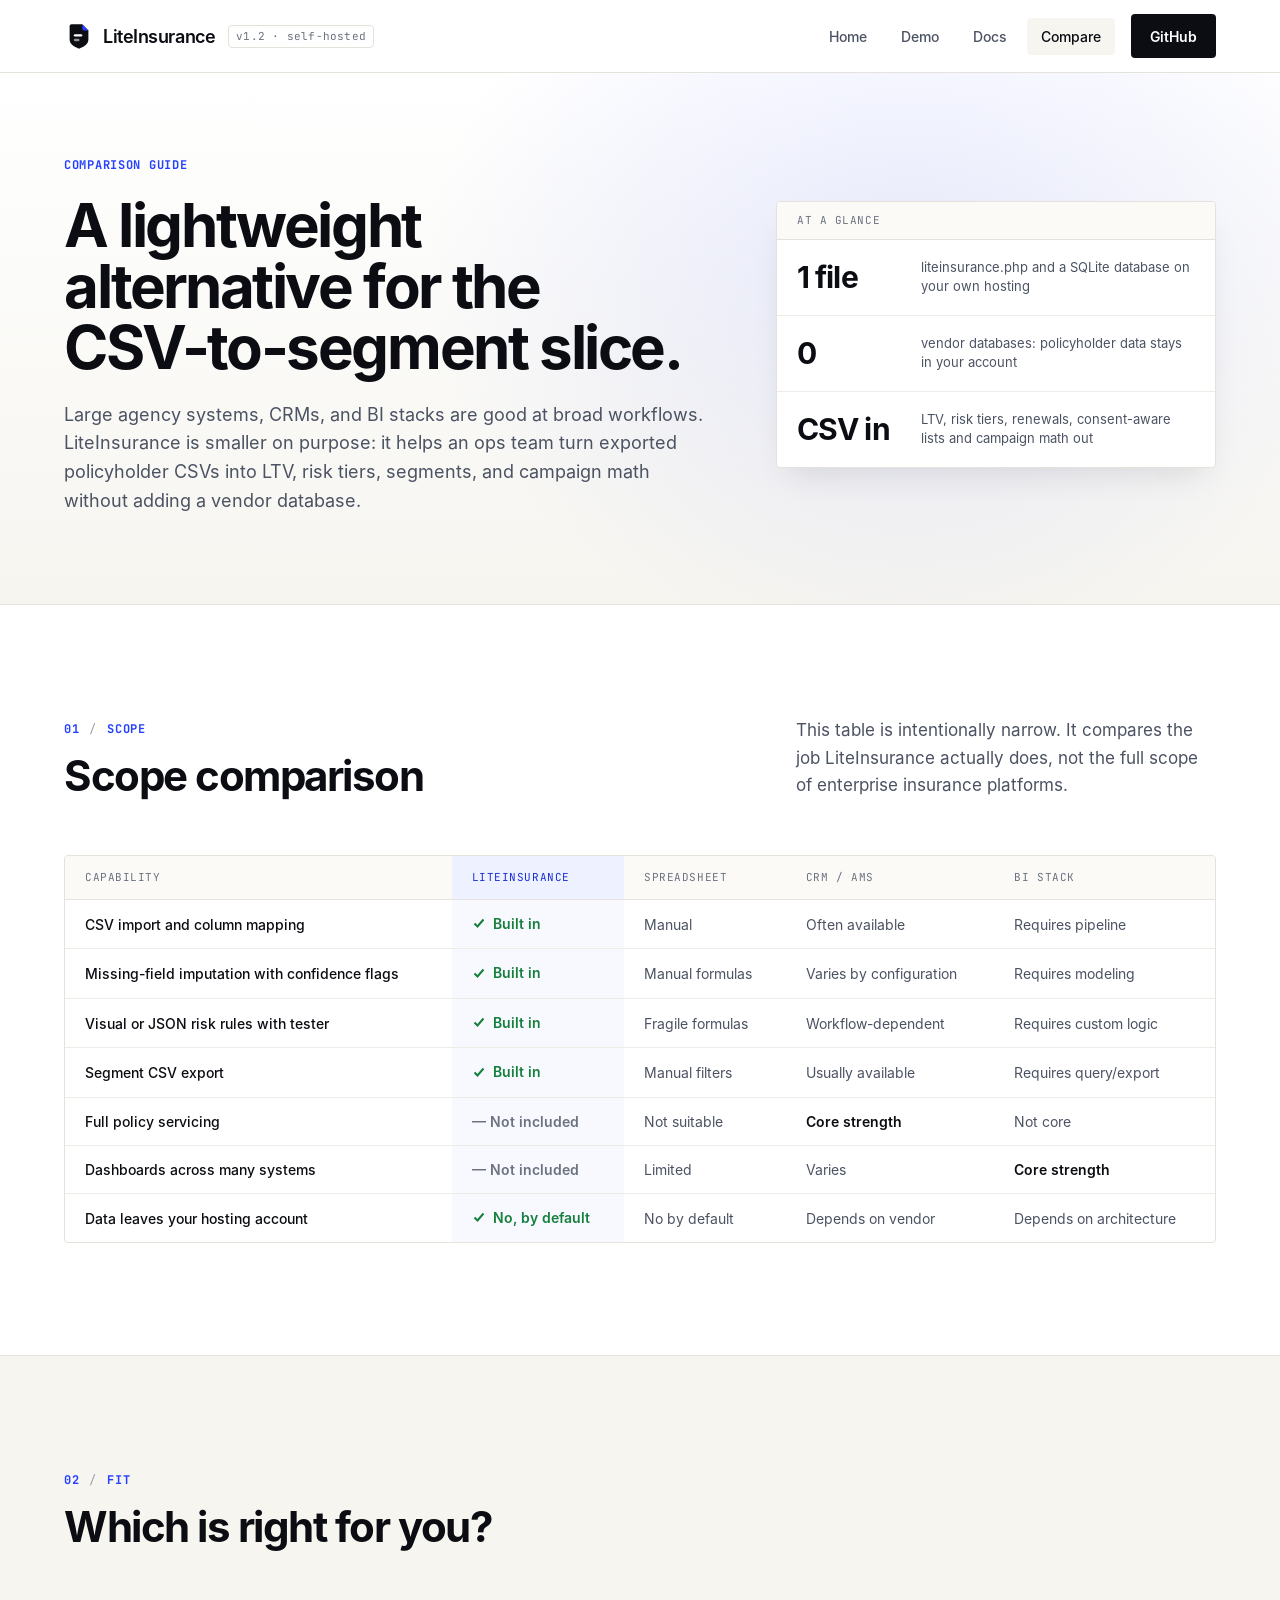
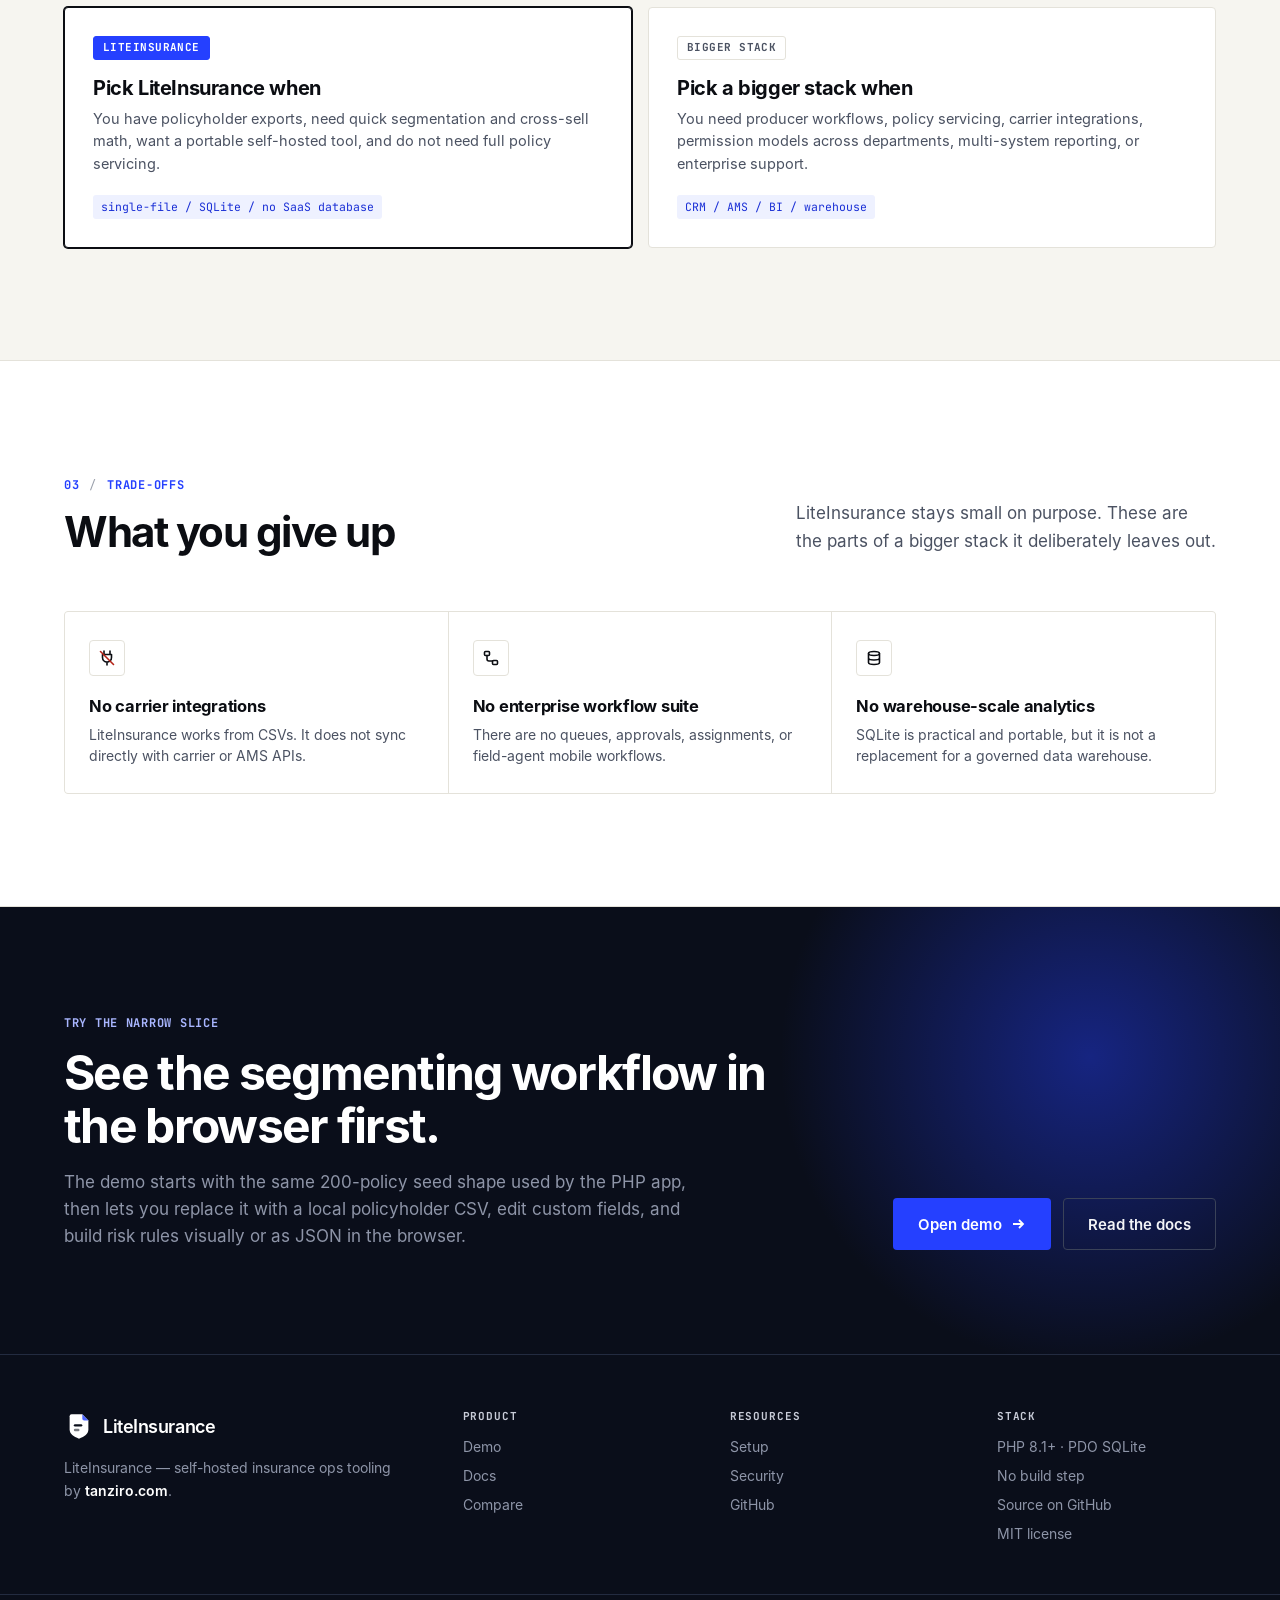
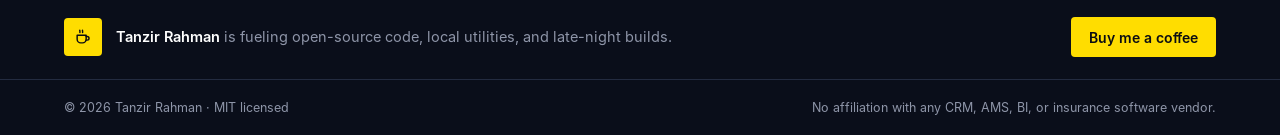
<file: compare.html>
<!doctype html>
<html lang="en">
<head>
  <meta charset="utf-8">
  <meta name="viewport" content="width=device-width, initial-scale=1">
  <title>LiteInsurance Compare -- Lightweight Insurance Segmentation vs Bigger Stacks</title>
  <meta name="description" content="Compare LiteInsurance with spreadsheets, CRMs, agency systems, and BI stacks for the narrow job of insurance CSV segmentation and LTV scoring.">
  <meta name="robots" content="index, follow">
  <link rel="canonical" href="https://tanzir71.github.io/liteinsurance/compare.html">
  <link rel="stylesheet" href="./fonts/fonts.css">
  <link rel="icon" type="image/svg+xml" href="data:image/svg+xml,%3Csvg%20xmlns=%22http://www.w3.org/2000/svg%22%20viewBox=%220%200%2032%2032%22%3E%3Cpath%20d=%22M8%203.5h11.5L26%2010v9.8c0%204.6-4.1%207.8-10%209.7-5.9-1.9-10-5.1-10-9.7V5.5a2%202%200%20012-2z%22%20fill=%22%230B0D12%22/%3E%3Cpath%20d=%22M19.5%203.5V8a2%202%200%20002%202H26z%22%20fill=%22%232540FF%22/%3E%3Crect%20x=%2210.5%22%20y=%2214%22%20width=%229%22%20height=%222.6%22%20rx=%221.3%22%20fill=%22%23fff%22/%3E%3Crect%20x=%2210.5%22%20y=%2219%22%20width=%226%22%20height=%222.6%22%20rx=%221.3%22%20fill=%22%23fff%22%20fill-opacity=%22.55%22/%3E%3C/svg%3E">
  <style>
:root{
  --ink:#0B0D12; --ink2:#1F2430; --slate:#4B5262; --muted:#6B7280; --faint:#9AA0AB;
  --line:#E4E2DA; --line2:#EEECE6; --paper:#F6F5F0; --white:#FFFFFF;
  --acc:#2540FF; --accInk:#1A2FD6; --acc50:#EEF1FF; --acc100:#DCE2FF;
  --dark:#0A0E1A; --dark2:#111729; --darkLine:#232B40; --darkInk:#F3F4F7; --darkMute:#8E95A8;
  --green:#157F3B; --green50:#E7F4EC; --amber:#B45309; --red:#B42318;
  --sans: Inter, system-ui, -apple-system, "Segoe UI", Roboto, Arial, sans-serif;
  --mono: "JetBrains Mono", ui-monospace, Menlo, Consolas, monospace;
}
*{box-sizing:border-box;margin:0;padding:0}
html{scroll-behavior:smooth}
body{font-family:var(--sans);color:var(--ink);background:#fff;-webkit-font-smoothing:antialiased}
a{color:inherit;text-decoration:none}
code,pre,.k{font-variant-ligatures:none}
.nw{white-space:nowrap}
.sr-only{position:absolute;width:1px;height:1px;padding:0;margin:-1px;overflow:hidden;clip:rect(0,0,0,0);white-space:nowrap;border:0}
.wrap{width:1152px;margin:0 auto}

/* Header (shared with the landing page) */
.hdr{border-bottom:1px solid var(--line);background:var(--white);position:relative;z-index:10}
.hdr .wrap{height:72px;display:flex;align-items:center;justify-content:space-between}
header .container{max-width:1152px;}
.header-inner .btn{min-height:44px;padding:0 18px;}
.brand{display:flex;align-items:center;gap:9px}
.mark{display:block;flex:none}
.brand-name{font-weight:600;font-size:18px;letter-spacing:-.025em}
.brand-tag{font:500 11px/1 var(--mono);color:var(--muted);border:1px solid var(--line);padding:5px 7px;border-radius:4px;margin-left:4px;letter-spacing:.02em}
.nav{display:flex;align-items:center;gap:6px}
.nav a.nl{font-size:14px;font-weight:500;color:var(--slate);padding:10px 14px;border-radius:4px}
.nav a.nl:hover{color:var(--ink)}
.nav a.nl.on{color:var(--ink);background:var(--paper)}
.nav .btn{margin-left:10px}
.btn{display:inline-flex;align-items:center;justify-content:center;gap:8px;height:44px;padding:0 18px;border-radius:4px;font-size:14px;font-weight:600;border:1px solid transparent;white-space:nowrap}
.btn-primary{background:var(--ink);color:var(--white)}
.btn-accent{background:var(--acc);color:var(--white)}
.btn-outline-dark{background:transparent;color:var(--darkInk);border-color:#3A4258}
.btn svg{flex:none}
.burger{display:none;width:44px;height:44px;border:1px solid var(--line);border-radius:4px;align-items:center;justify-content:center;cursor:pointer;background:var(--white)}
.nav-toggle:focus-visible + .burger{outline:2px solid var(--acc);outline-offset:2px}

/* Page hero */
.page-hero{background:linear-gradient(180deg,#FFFFFF 0%,#F6F5F0 100%);border-bottom:1px solid var(--line);position:relative;overflow:hidden}
.page-hero:before{content:"";position:absolute;right:-120px;top:-180px;width:980px;height:760px;background:radial-gradient(closest-side,rgba(37,64,255,.10),rgba(37,64,255,0));pointer-events:none}
.page-hero .wrap{position:relative;display:grid;grid-template-columns:minmax(0,1fr) 440px;gap:64px;padding:80px 0 88px;align-items:center}
.eyebrow{display:inline-flex;align-items:center;gap:10px;font:600 12px/1 var(--mono);letter-spacing:.06em;text-transform:uppercase;color:var(--acc)}
.eyebrow i{font-style:normal;color:var(--faint);font-weight:500}
h1{font-size:60px;line-height:1.02;letter-spacing:-.04em;font-weight:700;margin:22px 0 22px}
.lead{font-size:18px;line-height:1.6;color:var(--slate)}
h2{font-size:42px;line-height:1.1;letter-spacing:-.035em;font-weight:700;margin:16px 0 0;max-width:760px}
.sub{font-size:17px;line-height:1.6;color:var(--slate)}
.k{display:inline-block;font:500 11.5px/1 var(--mono);color:var(--accInk);background:var(--acc50);padding:6px 8px;border-radius:3px}

/* Sections */
.sec{padding:112px 0;border-bottom:1px solid var(--line)}
.sec.alt{background:var(--paper)}
.shead{margin-bottom:56px}
.shead.split{display:grid;grid-template-columns:1fr 420px;gap:48px;align-items:end}
.cell{background:var(--white);border:1px solid var(--line);border-radius:4px;padding:22px;display:flex;flex-direction:column}
.cell h3{font-size:16px;letter-spacing:-.01em;margin-bottom:8px}
.cell p{font-size:14.5px;line-height:1.55;color:var(--slate);margin-bottom:16px}
.cell .k{margin-top:auto;align-self:flex-start}
.step{font:500 11px/1 var(--mono);letter-spacing:.05em;text-transform:uppercase;color:var(--acc);margin-bottom:10px}
table{width:100%;border-collapse:collapse}
th{text-align:left;font:500 11px/1 var(--mono);letter-spacing:.05em;text-transform:uppercase;color:var(--muted);padding:13px 18px;background:#FBFAF7;border-bottom:1px solid var(--line)}
td{padding:14px 18px;border-bottom:1px solid var(--line2);font-size:14px;color:var(--slate);vertical-align:top}
tr:last-child td{border-bottom:0}
.panel{background:var(--white);border:1px solid var(--line);border-radius:4px;overflow:hidden}

/* Terminal */
.term{background:var(--dark);color:var(--darkInk);border-radius:4px;border:1px solid var(--darkLine);box-shadow:0 20px 40px -12px rgba(10,14,26,.45)}
.term-top{height:32px;border-bottom:1px solid var(--darkLine);display:flex;align-items:center;justify-content:space-between;padding:0 12px;font:500 10.5px/1 var(--mono);color:var(--darkMute)}
.term-top b{color:#7CE0A3;font-weight:500}
.term pre{font:400 12px/1.7 var(--mono);padding:14px 16px;white-space:pre;color:var(--darkInk);overflow:hidden}
.term .c,.code .c{color:#6F7891}.term .a,.code .a{color:#8FA3FF}.term .v{color:#7CE0A3}

/* CTA */
.cta{background:var(--dark);color:var(--darkInk);position:relative;overflow:hidden}
.cta .glow{position:absolute;right:-120px;top:-160px;width:620px;height:620px;border-radius:50%;background:radial-gradient(closest-side,rgba(37,64,255,.45),rgba(37,64,255,0))}
.cta .wrap{position:relative;display:flex;align-items:flex-end;justify-content:space-between;gap:48px;padding:104px 0}
.cta .eyebrow{color:#A9B6FF}
.cta h2{color:#fff;font-size:48px;max-width:720px;margin:16px 0}
.cta p{font-size:17px;line-height:1.6;color:var(--darkMute);max-width:640px}
.cta .btns{display:flex;gap:12px}
.cta .btns .btn{height:52px;padding:0 24px;font-size:15px}

/* Footer (shared with the landing page) */
.ftr{background:var(--dark);color:var(--darkMute);border-top:1px solid var(--darkLine)}
.ftr .wrap{display:grid;grid-template-columns:1.6fr 1fr 1fr 1fr;gap:48px;padding:56px 0 40px}
.ftr .brand-name{color:#fff}
.footer-note{font-size:14px;line-height:1.6;margin-top:16px;max-width:340px}
.footer-note a{color:#fff;font-weight:600}
.fcol h5{font:600 11px/1 var(--mono);letter-spacing:.08em;text-transform:uppercase;color:#C8CCD8;margin-bottom:16px}
.fcol a{display:block;font-size:14px;margin-bottom:12px;color:var(--darkMute)}
.fcol a[href]:hover{color:#fff}
.donate-band{border-top:1px solid var(--darkLine)}
.ftr .donate-band .wrap{display:block;padding:22px 0}
.donate{display:flex;align-items:center;gap:14px;color:var(--darkMute);text-decoration:none;font-size:14.5px;line-height:1.5}
.donate-ic{display:grid;place-items:center;flex:none;width:38px;height:38px;border-radius:4px;background:#FFDD00;color:#0B0D12}
.donate-text strong{color:#fff;font-weight:600}
.donate-cta{margin-left:auto;flex:none;display:inline-flex;align-items:center;height:40px;padding:0 18px;border-radius:4px;background:#FFDD00;color:#0B0D12;font-weight:600;font-size:14px}
.donate:hover .donate-cta,.donate:focus-visible .donate-cta{background:#fff}
.donate:focus-visible{outline:2px solid #4D66FF;outline-offset:4px}
.fbot{border-top:1px solid var(--darkLine)}
.ftr .fbot .wrap{display:flex;justify-content:space-between;gap:16px;padding:20px 0;font-size:12.5px}

@media (max-width:1240px){
  .wrap{width:auto;margin:0 32px}
}
@media (max-width:980px){
  .wrap{margin:0 20px}
  .hdr .wrap{height:64px}
  .brand-tag{display:none}
  .burger{display:flex}
  .nav{display:none;position:absolute;left:0;right:0;top:64px;flex-direction:column;align-items:stretch;gap:2px;padding:10px 20px 16px;background:var(--white);border-bottom:1px solid var(--line);box-shadow:0 16px 24px -16px rgba(11,13,18,.2)}
  .nav-toggle:checked ~ .nav{display:flex}
  .nav .btn{margin:8px 0 0}
  .page-hero .wrap{grid-template-columns:minmax(0,1fr);gap:40px;padding:48px 0 56px}
  h1{font-size:40px;margin:20px 0 16px}
  .lead{font-size:16px}
  h2{font-size:30px}
  .sub{font-size:16px}
  .sec{padding:64px 0}
  .shead{margin-bottom:32px}
  .shead.split{grid-template-columns:minmax(0,1fr);gap:16px}
  .term pre{white-space:pre-wrap;word-break:break-word}
  .cta .wrap{flex-direction:column;align-items:flex-start;padding:64px 0;gap:28px}
  .cta h2{font-size:32px}
  .cta .btns{flex-direction:column;width:100%}
  .cta .btns .btn{width:100%}
  .ftr .wrap{grid-template-columns:1fr 1fr;gap:32px}
  .ftr .wrap > div:first-child{grid-column:1/-1}
  .ftr .fbot .wrap{flex-direction:column;gap:6px}
  td,th{padding:11px 12px}
}
@media (max-width:700px){
  .donate{display:grid;grid-template-columns:38px minmax(0,1fr);align-items:start}
  .donate-cta{grid-column:2;justify-self:start;margin-left:0}
}

/* Compare */
.glance{background:var(--white);border:1px solid var(--line);border-radius:4px;box-shadow:0 16px 32px -12px rgba(11,13,18,.12);overflow:hidden}
.glance h5{font:500 11px/1 var(--mono);letter-spacing:.05em;text-transform:uppercase;color:var(--muted);padding:13px 20px;background:#FBFAF7;border-bottom:1px solid var(--line)}
.fact{display:grid;grid-template-columns:108px minmax(0,1fr);gap:16px;align-items:center;padding:18px 20px;border-top:1px solid var(--line2)}
.fact:nth-of-type(1){border-top:0}
.fact b{font-size:30px;font-weight:700;letter-spacing:-.03em;line-height:1.1}
.fact span{font-size:13px;line-height:1.5;color:var(--slate)}
.cmp{background:var(--white);border:1px solid var(--line);border-radius:4px;overflow:hidden}
.cmp th{padding:16px 20px}
.cmp th.us{background:var(--acc50);color:var(--accInk)}
.cmp td{padding:15px 20px;font-size:14px;color:var(--slate);vertical-align:middle}
.cmp td:first-child{color:var(--ink);font-weight:500}
.cmp td.us{background:#F8F9FF;color:var(--ink);font-weight:600}
.cmp td strong{color:var(--ink);font-weight:600}
.yes{display:inline-flex;align-items:center;gap:7px;color:var(--green)}
.no{display:inline-flex;align-items:center;gap:7px;color:var(--muted)}
.fit{display:grid;grid-template-columns:repeat(2,minmax(0,1fr));gap:16px}
.fit-card{background:var(--white);border:1px solid var(--line);border-radius:4px;padding:28px;display:flex;flex-direction:column;align-items:flex-start}
.fit-card.rec{border-color:var(--ink);box-shadow:0 0 0 1px var(--ink)}
.tagp{display:inline-flex;align-items:center;height:24px;padding:0 9px;border-radius:3px;font:600 11px/1 var(--mono);letter-spacing:.04em;text-transform:uppercase;border:1px solid var(--line);color:var(--slate)}
.tagp.blue{background:var(--acc);border-color:var(--acc);color:#fff}
.fit-card h3{font-size:20px;letter-spacing:-.02em;margin:16px 0 8px}
.fit-card p{font-size:14.5px;line-height:1.55;color:var(--slate);margin-bottom:20px}
.fit-card .k{margin-top:auto}
.gu-grid{display:grid;grid-template-columns:repeat(3,minmax(0,1fr));border:1px solid var(--line);border-radius:4px;overflow:hidden;background:var(--line);gap:1px}
.gu{background:var(--white);padding:28px 24px 26px}
.gu .ic{width:36px;height:36px;border:1px solid var(--line);border-radius:4px;display:flex;align-items:center;justify-content:center;color:var(--ink)}
.gu h3{font-size:16.5px;letter-spacing:-.015em;margin:20px 0 8px}
.gu p{font-size:14px;line-height:1.55;color:var(--slate)}
@media (max-width:980px){
  .cmp .hide-m{display:none}
  .cmp th,.cmp td{padding:12px 12px;font-size:12.5px}
  .fit,.gu-grid{grid-template-columns:minmax(0,1fr)}
  .fact{grid-template-columns:96px minmax(0,1fr)}
}
</style>
</head>
<body>
<header class="hdr">
  <div class="wrap container header-inner">
    <a class="brand" href="./index.html" aria-label="LiteInsurance home"><svg class="mark" width="30" height="30" viewBox="0 0 32 32" aria-hidden="true"><path d="M8 3.5h11.5L26 10v9.8c0 4.6-4.1 7.8-10 9.7-5.9-1.9-10-5.1-10-9.7V5.5a2 2 0 012-2z" fill="#0B0D12"/><path d="M19.5 3.5V8a2 2 0 002 2H26z" fill="#2540FF"/><rect x="10.5" y="14" width="9" height="2.6" rx="1.3" fill="#fff"/><rect x="10.5" y="19" width="6" height="2.6" rx="1.3" fill="#fff" fill-opacity=".55"/></svg><span class="brand-name">LiteInsurance</span><span class="brand-tag">v1.2 · self-hosted</span></a>
    <input type="checkbox" id="navToggle" class="nav-toggle sr-only" aria-label="Show navigation">
    <label for="navToggle" class="burger" aria-hidden="true"><svg width="18" height="18" viewBox="0 0 18 18" fill="none" stroke="currentColor" stroke-width="1.8"><path d="M2 5h14M2 9h14M2 13h14"/></svg></label>
    <nav class="nav" aria-label="Primary">
      <a class="nl" href="./index.html">Home</a>
      <a class="nl" href="./demo.html">Demo</a>
      <a class="nl" href="./docs.html">Docs</a>
      <a class="nl on" href="./compare.html" aria-current="page">Compare</a>
      <a class="btn btn-primary" href="https://github.com/tanzir71/liteinsurance" target="_blank" rel="noopener">GitHub</a>
    </nav>
  </div>
</header>
<main>
<section class="page-hero">
  <div class="wrap">
    <div>
      <span class="eyebrow">Comparison guide</span>
      <h1>A lightweight alternative for the <span class="nw">CSV-to-segment</span> slice.</h1>
      <p class="lead">Large agency systems, CRMs, and BI stacks are good at broad workflows. LiteInsurance is smaller on purpose: it helps an ops team turn exported policyholder CSVs into LTV, risk tiers, segments, and campaign math without adding a vendor database.</p>
    </div>
    <div class="glance">
      <h5>At a glance</h5>
      <div class="fact"><b>1 file</b><span>liteinsurance.php and a SQLite database on your own hosting</span></div>
      <div class="fact"><b>0</b><span>vendor databases: policyholder data stays in your account</span></div>
      <div class="fact"><b>CSV in</b><span>LTV, risk tiers, renewals, consent-aware lists and campaign math out</span></div>
    </div>
  </div>
</section>
<section class="sec" id="scope">
  <div class="wrap">
    <div class="shead split">
      <div><span class="eyebrow">01 <i>/</i> Scope</span><h2>Scope comparison</h2></div>
      <p class="sub">This table is intentionally narrow. It compares the job LiteInsurance actually does, not the full scope of enterprise insurance platforms.</p>
    </div>
    <div class="cmp">
      <table>
        <thead><tr><th>Capability</th><th class="us">LiteInsurance</th><th>Spreadsheet</th><th class="hide-m">CRM / AMS</th><th class="hide-m">BI stack</th></tr></thead>
        <tbody><tr><td>CSV import and column mapping</td><td class="us"><span class="yes"><svg width="14" height="14" viewBox="0 0 14 14" fill="none" stroke="currentColor" stroke-width="2" aria-hidden="true"><path d="M2.5 7.5l3 3 6-7"/></svg>Built in</span></td><td>Manual</td><td class="hide-m">Often available</td><td class="hide-m">Requires pipeline</td></tr><tr><td>Missing-field imputation with confidence flags</td><td class="us"><span class="yes"><svg width="14" height="14" viewBox="0 0 14 14" fill="none" stroke="currentColor" stroke-width="2" aria-hidden="true"><path d="M2.5 7.5l3 3 6-7"/></svg>Built in</span></td><td>Manual formulas</td><td class="hide-m">Varies by configuration</td><td class="hide-m">Requires modeling</td></tr><tr><td>Visual or JSON risk rules with tester</td><td class="us"><span class="yes"><svg width="14" height="14" viewBox="0 0 14 14" fill="none" stroke="currentColor" stroke-width="2" aria-hidden="true"><path d="M2.5 7.5l3 3 6-7"/></svg>Built in</span></td><td>Fragile formulas</td><td class="hide-m">Workflow-dependent</td><td class="hide-m">Requires custom logic</td></tr><tr><td>Segment CSV export</td><td class="us"><span class="yes"><svg width="14" height="14" viewBox="0 0 14 14" fill="none" stroke="currentColor" stroke-width="2" aria-hidden="true"><path d="M2.5 7.5l3 3 6-7"/></svg>Built in</span></td><td>Manual filters</td><td class="hide-m">Usually available</td><td class="hide-m">Requires query/export</td></tr><tr><td>Full policy servicing</td><td class="us"><span class="no">— Not included</span></td><td>Not suitable</td><td class="hide-m"><strong>Core strength</strong></td><td class="hide-m">Not core</td></tr><tr><td>Dashboards across many systems</td><td class="us"><span class="no">— Not included</span></td><td>Limited</td><td class="hide-m">Varies</td><td class="hide-m"><strong>Core strength</strong></td></tr><tr><td>Data leaves your hosting account</td><td class="us"><span class="yes"><svg width="14" height="14" viewBox="0 0 14 14" fill="none" stroke="currentColor" stroke-width="2" aria-hidden="true"><path d="M2.5 7.5l3 3 6-7"/></svg>No, by default</span></td><td>No by default</td><td class="hide-m">Depends on vendor</td><td class="hide-m">Depends on architecture</td></tr></tbody>
      </table>
    </div>
  </div>
</section>
<section class="sec alt" id="fit">
  <div class="wrap">
    <div class="shead"><span class="eyebrow">02 <i>/</i> Fit</span><h2>Which is right for you?</h2></div>
    <div class="fit">
      <div class="fit-card rec"><span class="tagp blue">LiteInsurance</span><h3>Pick LiteInsurance when</h3><p>You have policyholder exports, need quick segmentation and cross-sell math, want a portable self-hosted tool, and do not need full policy servicing.</p><span class="k">single-file / SQLite / no SaaS database</span></div>
      <div class="fit-card"><span class="tagp">Bigger stack</span><h3>Pick a bigger stack when</h3><p>You need producer workflows, policy servicing, carrier integrations, permission models across departments, multi-system reporting, or enterprise support.</p><span class="k">CRM / AMS / BI / warehouse</span></div>
    </div>
  </div>
</section>
<section class="sec" id="tradeoffs">
  <div class="wrap">
    <div class="shead split">
      <div><span class="eyebrow">03 <i>/</i> Trade-offs</span><h2>What you give up</h2></div>
      <p class="sub">LiteInsurance stays small on purpose. These are the parts of a bigger stack it deliberately leaves out.</p>
    </div>
    <div class="gu-grid">
      <div class="gu"><div class="ic"><svg width="18" height="18" viewBox="0 0 18 18" fill="none" stroke="currentColor" stroke-width="1.6" stroke-linecap="round" stroke-linejoin="round" aria-hidden="true"><path d="M6 2v3.5M12 2v3.5M4.5 5.5h9v3a4.5 4.5 0 01-9 0v-3zM9 13v3"/><path d="M2.5 2.5l13 13" stroke="#B42318"/></svg></div><h3>No carrier integrations</h3><p>LiteInsurance works from CSVs. It does not sync directly with carrier or AMS APIs.</p></div>
      <div class="gu"><div class="ic"><svg width="18" height="18" viewBox="0 0 18 18" fill="none" stroke="currentColor" stroke-width="1.6" stroke-linecap="round" aria-hidden="true"><rect x="2.5" y="2.5" width="5" height="4" rx="1"/><rect x="10.5" y="11.5" width="5" height="4" rx="1"/><path d="M5 6.5v3.5a2 2 0 002 2h3.5"/></svg></div><h3>No enterprise workflow suite</h3><p>There are no queues, approvals, assignments, or field-agent mobile workflows.</p></div>
      <div class="gu"><div class="ic"><svg width="18" height="18" viewBox="0 0 18 18" fill="none" stroke="currentColor" stroke-width="1.6" aria-hidden="true"><ellipse cx="9" cy="4.5" rx="5.5" ry="2"/><path d="M3.5 4.5v9c0 1.1 2.5 2 5.5 2s5.5-.9 5.5-2v-9M3.5 9c0 1.1 2.5 2 5.5 2s5.5-.9 5.5-2"/></svg></div><h3>No warehouse-scale analytics</h3><p>SQLite is practical and portable, but it is not a replacement for a governed data warehouse.</p></div>
    </div>
  </div>
</section>
<section class="cta">
  <div class="glow"></div>
  <div class="wrap">
    <div>
      <span class="eyebrow">Try the narrow slice</span>
      <h2>See the segmenting workflow in the browser first.</h2>
      <p>The demo starts with the same 200-policy seed shape used by the PHP app, then lets you replace it with a local policyholder CSV, edit custom fields, and build risk rules visually or as JSON in the browser.</p>
    </div>
    <div class="btns">
      <a class="btn btn-accent" href="./demo.html">Open demo <svg width="16" height="16" viewBox="0 0 16 16" fill="none" stroke="currentColor" stroke-width="1.8" aria-hidden="true"><path d="M3 8h10M9 4l4 4-4 4"/></svg></a>
      <a class="btn btn-outline-dark" href="./docs.html">Read the docs</a>
    </div>
  </div>
</section>
</main>
<footer class="ftr">
  <div class="wrap">
    <div>
      <a class="brand" href="./index.html"><svg class="mark" width="30" height="30" viewBox="0 0 32 32" aria-hidden="true"><path d="M8 3.5h11.5L26 10v9.8c0 4.6-4.1 7.8-10 9.7-5.9-1.9-10-5.1-10-9.7V5.5a2 2 0 012-2z" fill="#FFFFFF"/><path d="M19.5 3.5V8a2 2 0 002 2H26z" fill="#4D66FF"/><rect x="10.5" y="14" width="9" height="2.6" rx="1.3" fill="#0A0E1A"/><rect x="10.5" y="19" width="6" height="2.6" rx="1.3" fill="#0A0E1A" fill-opacity=".55"/></svg><span class="brand-name">LiteInsurance</span></a>
      <p class="footer-note">LiteInsurance — self-hosted insurance ops tooling by <a href="https://tanziro.com">tanziro.com</a>.</p>
    </div>
    <div class="fcol"><h5>Product</h5><a href="./demo.html">Demo</a><a href="./docs.html">Docs</a><a href="./compare.html">Compare</a></div>
    <div class="fcol"><h5>Resources</h5><a href="./SETUP.md">Setup</a><a href="./SECURITY.md">Security</a><a href="https://github.com/tanzir71/liteinsurance">GitHub</a></div>
    <div class="fcol"><h5>Stack</h5><a>PHP 8.1+ · PDO SQLite</a><a>No build step</a><a href="https://github.com/tanzir71/liteinsurance">Source on GitHub</a><a href="https://github.com/tanzir71/liteinsurance/blob/main/LICENSE">MIT license</a></div>
  </div>
  <div class="donate-band"><div class="wrap"><a class="donate" href="https://buymeacoffee.com/tanzir" target="_blank" rel="noopener"><span class="donate-ic"><svg viewBox="0 0 20 20" width="18" height="18" fill="none" stroke="currentColor" stroke-width="1.6" stroke-linecap="round" stroke-linejoin="round" aria-hidden="true"><path d="M3.5 8h10v4.5a4 4 0 01-4 4h-2a4 4 0 01-4-4z"/><path d="M13.5 9.5h1.2a2 2 0 010 4h-1.4"/><path d="M6.5 2.5c-.6.8.6 1.6 0 2.5M9.5 2.5c-.6.8.6 1.6 0 2.5"/></svg></span><span class="donate-text"><strong>Tanzir Rahman</strong> is fueling open-source code, local utilities, and late-night builds.</span><span class="donate-cta">Buy me a coffee</span></a></div></div>
  <div class="fbot"><div class="wrap"><span>© 2026 Tanzir Rahman · MIT licensed</span><span>No affiliation with any CRM, AMS, BI, or insurance software vendor.</span></div></div>
</footer>

</body>
</html>
</file>
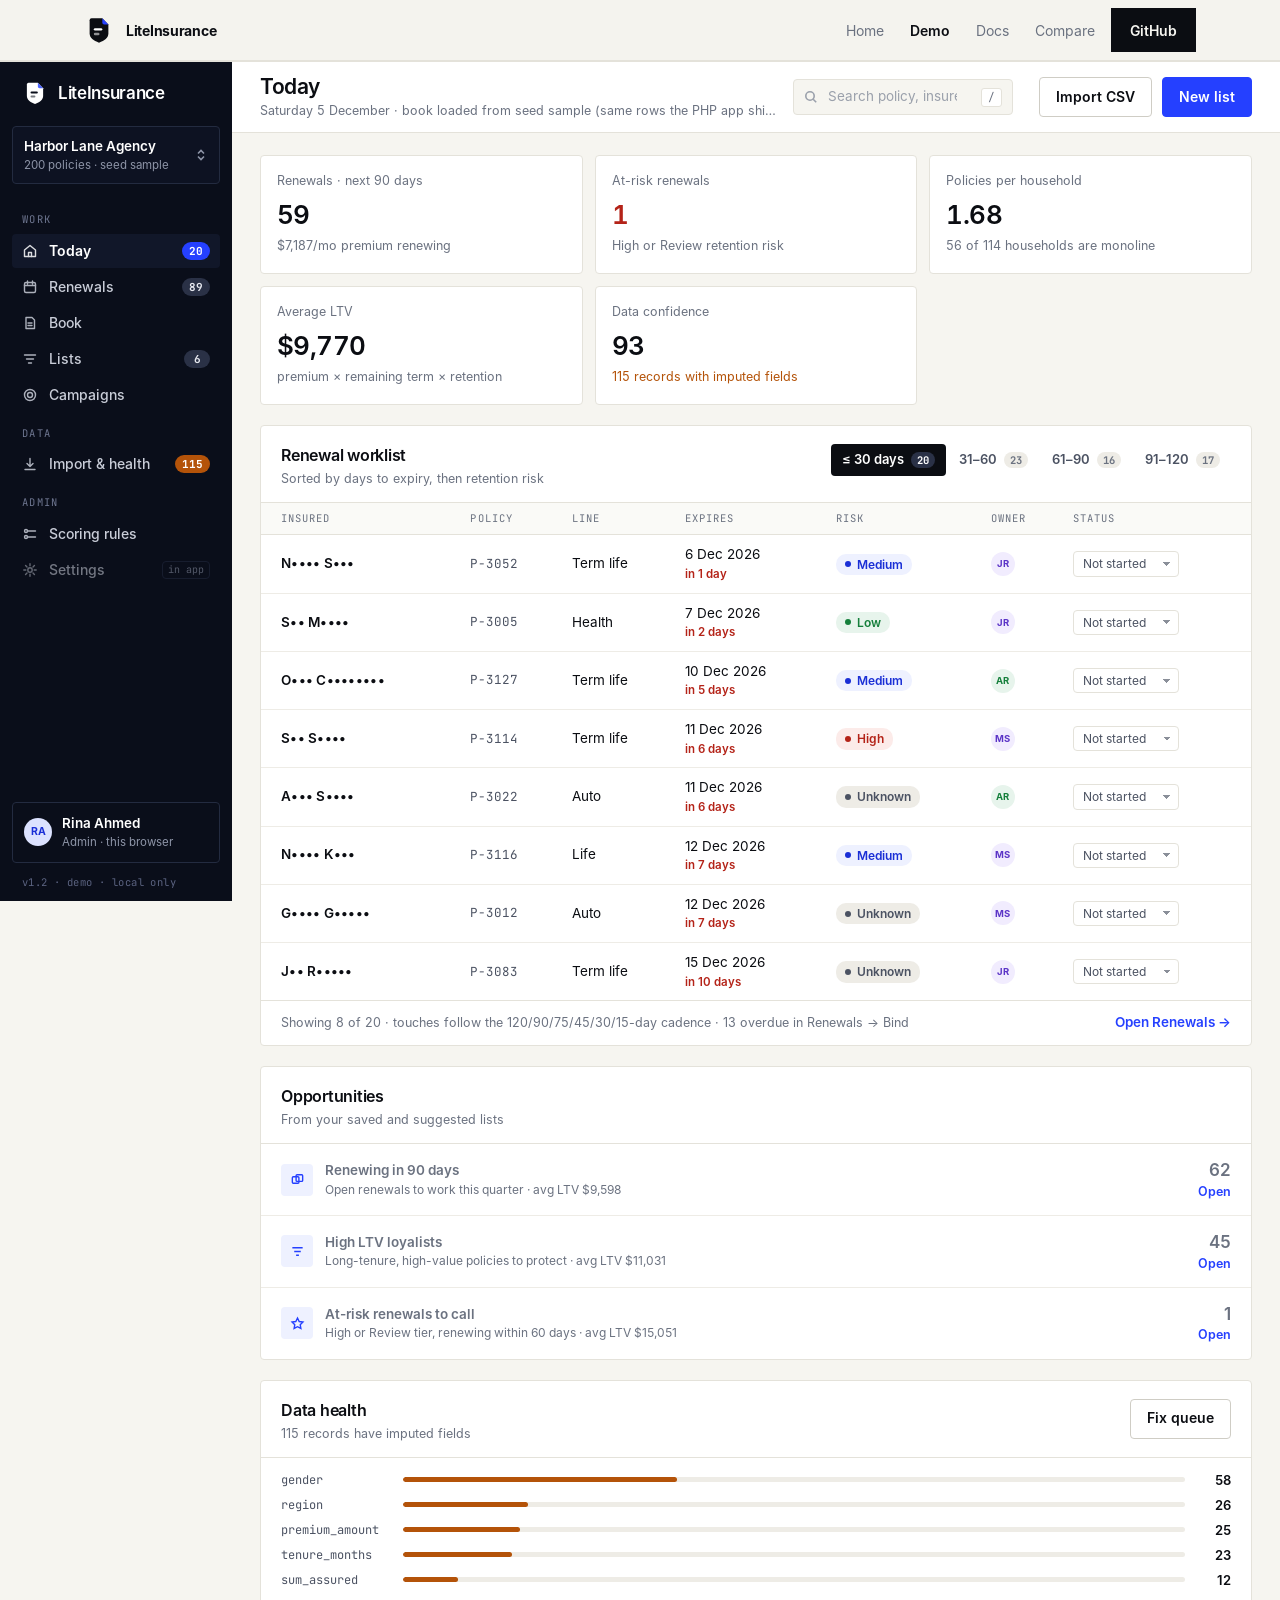
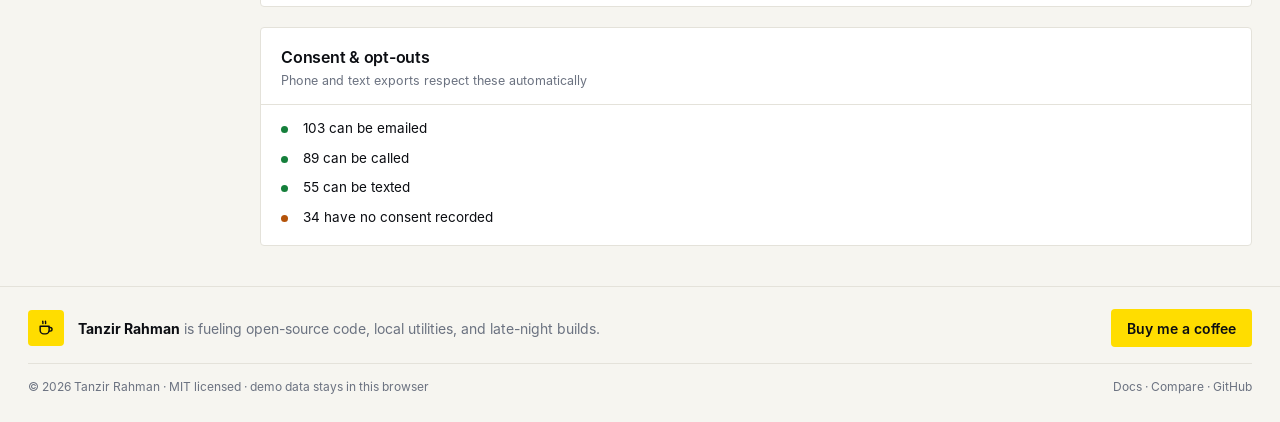
<file: demo.html>
<!doctype html>
<html lang="en">
<head>
  <meta charset="utf-8">
  <meta name="viewport" content="width=device-width, initial-scale=1">
  <title>LiteInsurance Demo -- Browser-Only Renewals, Scoring and Segmentation</title>
  <meta name="description" content="Try LiteInsurance in the browser: renewal worklist and board, editable custom fields, visual or JSON risk rules, lists, LTV scoring and campaign math.">
  <meta name="robots" content="index, follow">
  <link rel="canonical" href="https://tanzir71.github.io/liteinsurance/demo.html">
  <link rel="stylesheet" href="./fonts/fonts.css">
  <link rel="icon" type="image/svg+xml" href="data:image/svg+xml,%3Csvg%20xmlns=%22http://www.w3.org/2000/svg%22%20viewBox=%220%200%2032%2032%22%3E%3Cpath%20d=%22M8%203.5h11.5L26%2010v9.8c0%204.6-4.1%207.8-10%209.7-5.9-1.9-10-5.1-10-9.7V5.5a2%202%200%20012-2z%22%20fill=%22%230B0D12%22/%3E%3Cpath%20d=%22M19.5%203.5V8a2%202%200%20002%202H26z%22%20fill=%22%232540FF%22/%3E%3C/svg%3E">
  <style>
    :root {
      --bg: #f6f5f0;
      --bg-alt: #eeece6;
      --fg: #0b0d12;
      --muted: #6b7280;
      --border: #e4e2da;
      --panel: #ffffff;
      --acc: #2540ff;
      --f-sans: Inter, "Helvetica Neue", Helvetica, Arial, system-ui, sans-serif;
      --f-mono: "JetBrains Mono", "SF Mono", ui-monospace, Menlo, Consolas, monospace;
    }
    * { box-sizing: border-box; }
    body { margin: 0; background: var(--bg); color: var(--fg); font-family: var(--f-sans); line-height: 1.5; }
    a { color: inherit; text-decoration: none; }
    button, input, select, textarea { font: inherit; }
    .container { width: 100%; max-width: 1180px; margin: 0 auto; padding: 0 20px; }
    header { position: sticky; top: 0; z-index: 20; border-bottom: 1px solid var(--border); background: rgba(244, 243, 238, .96); backdrop-filter: blur(10px); }
    header .container { max-width: 1152px; }
    .header-inner { min-height: 60px; display: flex; align-items: center; justify-content: space-between; gap: 16px; }
    .brand { display: inline-flex; align-items: center; gap: 12px; }
    .brand-name { font-size: 14px; font-weight: 650; letter-spacing: -.02em; }
    .logo-mark { display: block; flex: none; }
    nav { display: flex; flex-wrap: wrap; align-items: center; justify-content: flex-end; gap: 6px; font-size: 14px; }
    .nav-link { display: inline-flex; height: 36px; align-items: center; padding: 0 10px; color: var(--muted); }
    .nav-link:hover { background: var(--bg-alt); color: var(--fg); }
    .nav-link[aria-current="page"] { color: var(--fg); font-weight: 600; }
    .hamburger { display: none; }
    .btn { display: inline-flex; align-items: center; justify-content: center; min-height: 38px; padding: 0 14px; border: 1px solid var(--fg); background: transparent; color: var(--fg); cursor: pointer; font-weight: 600; }
    .btn:hover { background: var(--fg); color: var(--bg); }
    .header-inner .btn { min-height: 44px; padding: 0 18px; font-size: 14px; font-family: var(--f-sans); }
    .btn-primary { background: var(--fg); color: var(--bg); }
    .btn-primary:hover { background: var(--acc); border-color: var(--acc); color: #fff; }
    .site-foot { border-top: 1px solid var(--border); background: var(--bg); padding: 22px 0 26px; font-size: 13px; color: var(--muted); }
    .site-foot .container { max-width: none; padding: 0 28px; }
    .donate { display: flex; align-items: center; gap: 14px; color: var(--muted); font-size: 14px; line-height: 1.5; text-decoration: none; }
    .donate-ic { display: grid; place-items: center; flex: none; width: 36px; height: 36px; border-radius: 4px; background: #FFDD00; color: #0B0D12; }
    .donate-text strong { color: var(--fg); font-weight: 650; }
    .donate-cta { margin-left: auto; flex: none; display: inline-flex; align-items: center; min-height: 38px; padding: 0 16px; border-radius: 4px; background: #FFDD00; color: #0B0D12; font-weight: 600; }
    .donate:hover .donate-cta { background: var(--fg); color: #fff; }
    .donate:focus-visible { outline: 2px solid var(--acc); outline-offset: 4px; }
    .site-foot-meta { display: flex; flex-wrap: wrap; justify-content: space-between; gap: 8px 18px; margin-top: 16px; padding-top: 14px; border-top: 1px solid var(--border); font-size: 12px; }
    .site-foot-meta a:hover { color: var(--acc); }
    @media (max-width: 760px) { .site-foot .container { padding: 0 16px; } .donate { display: grid; grid-template-columns: 36px minmax(0, 1fr); align-items: start; } .donate-cta { grid-column: 2; justify-self: start; margin-left: 0; } }
    @media (max-width: 760px) {
      .hamburger { display: inline-flex; flex-direction: column; justify-content: center; gap: 5px; width: 44px; height: 44px; padding: 0 11px; border: 1px solid var(--border); background: var(--panel); cursor: pointer; }
      .hamburger span { display: block; height: 2px; width: 100%; background: var(--fg); transition: transform .2s ease, opacity .2s ease; }
      .nav-toggle:checked ~ .hamburger span:nth-child(1) { transform: translateY(7px) rotate(45deg); }
      .nav-toggle:checked ~ .hamburger span:nth-child(2) { opacity: 0; }
      .nav-toggle:checked ~ .hamburger span:nth-child(3) { transform: translateY(-7px) rotate(-45deg); }
      nav { display: none; position: absolute; top: 100%; left: 0; right: 0; flex-direction: column; align-items: stretch; gap: 1px; padding: 8px; background: var(--bg); border-bottom: 1px solid var(--border); }
      .nav-toggle:checked ~ nav { display: flex; }
      nav .nav-link, nav .btn { width: 100%; min-height: 48px; height: auto; justify-content: flex-start; padding: 0 14px; font-size: 15px; }
      nav .btn { justify-content: center; }
      body { overflow-x: hidden; }
    }

    /* ===== Demo app shell — mirrors Figma "LiteInsurance — App UI v2" ===== */
    .li-app { --ink:#0B0D12; --slate:#4B5262; --mu:#6B7280; --faint:#9AA0AB; --ln:#E4E2DA; --ln2:#EEECE6; --paper:#F6F5F0; --wh:#FFFFFF; --ac:#2540FF; --acInk:#1A2FD6; --ac50:#EEF1FF; --ac100:#DCE2FF; --nav:#0A0E1A; --nav2:#111729; --navLine:#232B40; --navMute:#8E95A8; --gr:#157F3B; --gr50:#E7F4EC; --am:#B45309; --am50:#FDF2E4; --rd:#B42318; --rd50:#FCEBE9; --pu:#5B34C7; --pu50:#F1ECFE; --mono:"JetBrains Mono",ui-monospace,Menlo,Consolas,monospace;
      display: grid; grid-template-columns: 232px minmax(0, 1fr); min-height: calc(100vh - 61px); background: var(--paper); color: var(--ink); font: 14px/1.45 Inter, system-ui, -apple-system, "Segoe UI", Roboto, Arial, sans-serif; border-top: 1px solid var(--ln); }
    .li-app *, .li-app *::before, .li-app *::after { box-sizing: border-box; }
    :where(.li-app) :where(button, input, select, textarea) { font: inherit; color: inherit; }
    .li-app code { font-family: var(--mono); font-size: .9em; background: var(--ln2); padding: 1px 4px; border-radius: 4px; }
    :where(.li-app) :where(h1, h2, h3) { margin: 0; letter-spacing: -.015em; }

    /* sidebar */
    .li-side { background: var(--nav); color: #C9CDD8; padding: 18px 12px 14px; display: flex; flex-direction: column; gap: 2px; position: sticky; top: 61px; height: calc(100vh - 61px); overflow-y: auto; }
    .li-brand { display: flex; align-items: center; gap: 10px; padding: 0 10px 18px; color: #fff; font-weight: 600; font-size: 17px; letter-spacing: -.02em; }
    .li-workspace { display: flex; align-items: center; justify-content: space-between; gap: 8px; margin: 0 0 14px; padding: 10px 11px; border: 1px solid var(--navLine); border-radius: 4px; background: #0D1222; color: var(--navMute); }
    .li-workspace strong { display: block; color: #fff; font-size: 13.5px; font-weight: 600; }
    .li-workspace span { display: block; font-size: 11.5px; color: var(--navMute); }
    .li-group { padding: 14px 10px 7px; font: 500 10.5px/1 var(--mono); letter-spacing: .12em; text-transform: uppercase; color: #6E7690; }
    .li-nav { display: flex; align-items: center; gap: 11px; width: 100%; min-height: 34px; padding: 0 10px; border: 0; border-radius: 4px; background: transparent; color: #C9CDD8; font-size: 14px; font-weight: 500; text-align: left; cursor: pointer; }
    .li-nav svg { width: 16px; height: 16px; flex: none; fill: none; stroke: currentColor; stroke-width: 1.4; stroke-linecap: round; stroke-linejoin: round; opacity: .85; }
    .li-nav span:first-of-type { flex: 1; }
    .li-nav:hover { background: var(--nav2); color: #fff; }
    .li-nav[aria-selected="true"] { background: var(--nav2); color: #fff; font-weight: 600; }
    .li-nav-off { cursor: default; opacity: .55; }
    .li-nav-off:hover { background: transparent; color: #C9CDD8; }
    .li-soon { flex: none !important; font: 10px/1 var(--mono); border: 1px solid var(--navLine); border-radius: 4px; padding: 3px 5px; color: var(--navMute); }
    .li-count { flex: none; min-width: 26px; padding: 2px 7px; border-radius: 9px; background: #2A3146; color: #E6E8EF; font: 600 11px/14px var(--mono); text-align: center; }
    .li-nav[aria-selected="true"] .li-count { background: var(--ac); color: #fff; }
    .li-count.warn { background: var(--am); color: #fff; }
    .li-count:empty { display: none; }
    .li-user { margin-top: auto; display: flex; align-items: center; gap: 10px; padding: 11px; border: 1px solid var(--navLine); border-radius: 4px; }
    .li-user strong { display: block; color: #fff; font-size: 13.5px; font-weight: 600; }
    .li-user span:not(.li-avatar) { display: block; font-size: 11.5px; color: var(--navMute); }
    .li-avatar { display: inline-grid; place-items: center; flex: none; width: 28px; height: 28px; border-radius: 50%; background: var(--ac100); color: var(--acInk); font: 700 10.5px/1 Inter, system-ui, sans-serif; }
    .li-avatar.sm { width: 24px; height: 24px; font-size: 9.5px; }
    .li-ver { padding: 12px 10px 0; font: 10.5px/1 var(--mono); color: #5B6380; letter-spacing: .04em; }

    /* top bar */
    .li-main { min-width: 0; display: flex; flex-direction: column; }
    .li-top { position: sticky; top: 61px; z-index: 4; display: flex; align-items: center; gap: 16px; padding: 12px 28px; background: var(--wh); border-bottom: 1px solid var(--ln); min-height: 68px; }
    .li-title { flex: 1; min-width: 0; }
    .li-title h1 { font-size: 21px; font-weight: 600; line-height: 26px; letter-spacing: -.02em; }
    .li-title p { margin: 2px 0 0; color: var(--mu); font-size: 12.5px; white-space: nowrap; overflow: hidden; text-overflow: ellipsis; }
    .li-search { display: flex; align-items: center; gap: 8px; width: 320px; height: 36px; padding: 0 10px; border: 1px solid var(--ln); border-radius: 4px; background: var(--paper); color: var(--faint); }
    .li-search input { flex: 1; min-width: 0; border: 0; outline: 0; background: transparent; color: var(--ink); font-size: 13.5px; }
    .li-search input::placeholder { color: var(--faint); }
    .li-search kbd { font: 11px/1 var(--mono); border: 1px solid var(--ln); border-radius: 3px; padding: 3px 6px; background: var(--wh); color: var(--mu); }
    .li-actions { display: flex; align-items: center; gap: 10px; }
    .li-actions-slot { display: flex; gap: 10px; }
    .li-history { display: flex; gap: 4px; }
    .li-toast { margin: 0; padding: 7px 28px; font-size: 12.5px; color: var(--mu); border-bottom: 1px solid var(--ln2); background: #FBFAF7; }
    .li-toast.success { color: var(--gr); }
    .li-toast.error { color: var(--rd); }
    .li-content { padding: 22px 28px 40px; min-width: 0; }

    /* buttons, inputs */
    .li-btn { display: inline-flex; align-items: center; justify-content: center; gap: 6px; min-height: 40px; padding: 0 16px; border: 1px solid #CFCDC5; border-radius: 4px; background: var(--wh); color: var(--ink); font-size: 14px; font-weight: 600; cursor: pointer; white-space: nowrap; text-decoration: none; }
    .li-btn:hover { border-color: var(--ink); }
    .li-btn-primary { background: var(--ac); border-color: var(--ac); color: #fff; }
    .li-btn-primary:hover { background: var(--acInk); border-color: var(--acInk); }
    .li-btn-dark { background: var(--ink); border-color: var(--ink); color: #fff; }
    .li-btn-dark:hover { background: #262B36; }
    .li-btn-ghost { border-color: transparent; background: transparent; color: var(--slate); font-weight: 500; }
    .li-btn-ghost:hover { background: var(--ln2); border-color: transparent; }
    .li-btn-sm { min-height: 30px; padding: 0 10px; font-size: 12.5px; }
    .li-btn:disabled { opacity: .45; cursor: not-allowed; }
    .li-link { border: 0; background: transparent; padding: 0; color: var(--ac); font-size: 13.5px; font-weight: 600; cursor: pointer; text-decoration: none; }
    .li-link:hover { text-decoration: underline; }
    .li-link-light { color: #A9B6FF; }
    .li-danger { color: var(--rd); }
    .li-input, .li-select { height: 38px; padding: 0 11px; border: 1px solid var(--ln); border-radius: 4px; background: var(--wh); color: var(--ink); font-size: 14px; outline: 0; }
    .li-input:focus, .li-select:focus, .li-app textarea:focus { border-color: var(--ac); box-shadow: 0 0 0 3px var(--ac100); }
    .li-input-sm, .li-select-sm { height: 32px; font-size: 13px; padding: 0 9px; }
    .li-app button:focus-visible, .li-app a:focus-visible { outline: 2px solid var(--ac); outline-offset: 2px; }

    /* cards, layout */
    .li-card { background: var(--wh); border: 1px solid var(--ln); border-radius: 4px; padding: 20px; min-width: 0; }
    .li-card-flush { padding: 0; overflow: hidden; }
    .li-card-head { display: flex; align-items: flex-start; justify-content: space-between; gap: 12px; margin-bottom: 14px; }
    .li-card-head.pad { padding: 18px 20px 14px; margin: 0; border-bottom: 1px solid var(--ln); }
    .li-card-head h2, .li-h2 { font-size: 16px; font-weight: 600; }
    .li-card-head p { margin: 3px 0 0; color: var(--mu); font-size: 12.5px; }
    .li-card-foot { display: flex; align-items: center; justify-content: space-between; gap: 12px; padding: 12px 20px; border-top: 1px solid var(--ln); color: var(--mu); font-size: 12.5px; }
    .li-stack { display: flex; flex-direction: column; gap: 20px; min-width: 0; }
    .li-row { display: flex; flex-wrap: wrap; gap: 8px; align-items: center; margin-top: 12px; }
    .li-hint { color: var(--mu); font-size: 12.5px; margin-left: auto; }
    .li-note, .li-help { color: var(--mu); font-size: 12.5px; margin: 8px 0 0; }
    .li-help li { margin: 4px 0; }
    .li-eyebrow { font: 500 10.5px/1.3 var(--mono); letter-spacing: .12em; text-transform: uppercase; color: var(--mu); margin-bottom: 10px; }
    .li-eyebrow-acc { color: var(--ac); }
    .li-divider { height: 1px; background: var(--ln); margin: 18px 0; }
    .li-scroll { overflow-x: auto; }

    /* tables */
    .li-table { width: 100%; border-collapse: collapse; font-size: 13.5px; }
    .li-table th { padding: 9px 12px; text-align: left; font: 500 10.5px/1.3 var(--mono); letter-spacing: .1em; text-transform: uppercase; color: var(--mu); background: #FAFAF7; border-bottom: 1px solid var(--ln); white-space: nowrap; }
    .li-table td { padding: 10px 12px; border-bottom: 1px solid var(--ln2); vertical-align: middle; white-space: nowrap; }
    .li-table tbody tr:last-child td { border-bottom: 0; }
    .li-table .r { text-align: right; }
    .li-table .mono, .li-mono { font-family: var(--mono); font-size: 12.5px; color: var(--slate); }
    .li-table .ins { font-weight: 600; letter-spacing: .02em; }
    .li-table .sub { display: block; color: var(--mu); font-size: 11.5px; margin-top: 1px; }
    .li-book-table tbody tr { cursor: pointer; }
    .li-book-table tbody tr:hover td { background: #FAFAF7; }
    .li-book-table tbody tr.is-open td { background: var(--ac50); }
    .li-book-table tbody tr.is-open td:first-child { box-shadow: inset 3px 0 0 var(--ac); }
    .li-empty { padding: 18px 20px; color: var(--mu); font-size: 13px; }

    /* badges */
    .li-risk { display: inline-flex; align-items: center; gap: 6px; padding: 2px 9px; border-radius: 10px; font-size: 12px; font-weight: 600; background: var(--ln2); color: var(--slate); white-space: nowrap; }
    .li-risk::before { content: ""; width: 6px; height: 6px; border-radius: 50%; background: currentColor; }
    .li-risk.high { background: var(--rd50); color: var(--rd); } .li-risk.review { background: var(--am50); color: var(--am); } .li-risk.medium { background: var(--ac50); color: var(--acInk); } .li-risk.low { background: var(--gr50); color: var(--gr); }
    .li-status { display: inline-flex; align-items: center; gap: 7px; padding: 3px 9px; border: 1px solid var(--ln); border-radius: 4px; background: var(--wh); font-size: 12px; color: var(--slate); white-space: nowrap; }
    .li-status::before { content: ""; width: 7px; height: 7px; border-radius: 1px; background: #8A8F99; }
    .li-status.st-contacted::before, .li-status.st-reviewing::before { background: var(--ac); } .li-status.st-quoted::before { background: var(--pu); } .li-status.st-remarketing::before { background: var(--am); } .li-status.st-renewed::before { background: var(--gr); } .li-status.st-lost::before { background: var(--rd); }
    select.li-status { appearance: none; -webkit-appearance: none; padding-right: 22px; cursor: pointer; background-image: linear-gradient(45deg, transparent 50%, #8A8F99 50%), linear-gradient(135deg, #8A8F99 50%, transparent 50%); background-position: calc(100% - 11px) 50%, calc(100% - 7px) 50%; background-size: 4px 4px; background-repeat: no-repeat; }
    .li-tag { display: inline-block; padding: 2px 8px; border-radius: 4px; background: var(--ac50); color: var(--acInk); font: 12px/1.5 var(--mono); }
    .up { color: var(--rd); font-weight: 600; } .down { color: var(--gr); font-weight: 600; }
    .due { color: var(--rd); font-weight: 600; }
    .li-conf { display: inline-flex; align-items: center; gap: 9px; }
    .li-conf .trk { display: block; width: 44px; height: 4px; border-radius: 2px; background: var(--ln2); overflow: hidden; }
    .li-conf i { display: block; height: 100%; background: var(--gr); }
    .li-conf.mid i { background: var(--am); } .li-conf.mid b { color: var(--am); }
    .li-conf b { font-weight: 500; font-variant-numeric: tabular-nums; }

    /* Today */
    .li-kpis { display: grid; grid-template-columns: repeat(5, minmax(0, 1fr)); gap: 12px; margin-bottom: 20px; }
    .li-kpi { background: var(--wh); border: 1px solid var(--ln); border-radius: 4px; padding: 16px 16px 18px; min-width: 0; }
    .li-kpi .l { color: var(--mu); font-size: 12.5px; }
    .li-kpi .n { font-size: 26px; font-weight: 600; letter-spacing: -.02em; margin: 6px 0 4px; font-variant-numeric: tabular-nums; }
    .li-kpi .n.bad { color: var(--rd); }
    .li-kpi .s { color: var(--mu); font-size: 12.5px; line-height: 1.35; }
    .li-kpi .s.warn { color: var(--am); }
    .li-today { display: grid; grid-template-columns: minmax(0, 1.95fr) minmax(300px, 1fr); gap: 20px; align-items: start; }
    .li-seg { display: inline-flex; gap: 2px; padding: 0; }
    .li-seg button { display: inline-flex; align-items: center; gap: 7px; min-height: 32px; padding: 0 11px; border: 0; border-radius: 4px; background: transparent; color: var(--slate); font-size: 13px; font-weight: 600; cursor: pointer; }
    .li-seg button b { font: 600 10.5px/16px var(--mono); padding: 0 6px; border-radius: 8px; background: var(--ln2); color: var(--mu); }
    .li-seg button[aria-pressed="true"] { background: var(--ink); color: #fff; }
    .li-seg button[aria-pressed="true"] b { background: #2A3146; color: #fff; }
    .li-opp { display: grid; grid-template-columns: 32px minmax(0, 1fr) auto; gap: 12px; align-items: center; width: 100%; padding: 14px 20px; border: 0; border-top: 1px solid var(--ln2); background: transparent; text-align: left; cursor: pointer; }
    .li-opp:hover { background: #FAFAF7; }
    .li-opp:first-child { border-top: 0; }
    .li-opp .ic { display: grid; place-items: center; width: 32px; height: 32px; border-radius: 4px; background: var(--ac50); color: var(--ac); }
    .li-opp .ic svg { width: 15px; height: 15px; fill: none; stroke: currentColor; stroke-width: 1.5; }
    .li-opp strong { display: block; font-size: 13.5px; font-weight: 600; }
    .li-opp span { display: block; color: var(--mu); font-size: 12px; }
    .li-opp .num { text-align: right; }
    .li-opp .num b { display: block; font-size: 17px; font-weight: 600; }
    .li-bars { padding: 14px 20px 18px; display: grid; gap: 9px; }
    .li-bar { display: grid; grid-template-columns: 112px minmax(0, 1fr) 36px; gap: 10px; align-items: center; font: 12px var(--mono); color: var(--slate); }
    .li-bar i { display: block; height: 5px; border-radius: 3px; background: var(--ln2); overflow: hidden; }
    .li-bar i b { display: block; height: 100%; background: var(--am); border-radius: 3px; }
    .li-bar strong { text-align: right; color: var(--ink); font: 600 13px Inter, system-ui, sans-serif; }
    .li-dots { list-style: none; margin: 0; padding: 14px 20px 18px; display: grid; gap: 10px; font-size: 13.5px; }
    .li-dots li { display: grid; grid-template-columns: 14px 1fr; gap: 8px; }
    .li-dots li::before { content: ""; width: 7px; height: 7px; border-radius: 50%; background: var(--gr); margin-top: 7px; }
    .li-dots li.warn::before { background: var(--am); }

    /* Renewals board */
    .li-filters { display: flex; flex-wrap: wrap; align-items: center; gap: 8px; margin-bottom: 16px; }
    .li-pillselect, .li-chip { height: 32px; padding: 0 12px; border: 1px solid var(--ln); border-radius: 4px; background: var(--wh); color: var(--slate); font-size: 13px; cursor: pointer; }
    .li-chip[aria-pressed="true"] { background: var(--ac50); border-color: var(--ac100); color: var(--acInk); }
    .li-toggle { display: inline-flex; align-items: center; gap: 8px; margin-left: 10px; font-size: 13px; color: var(--slate); cursor: pointer; }
    .li-toggle input { position: absolute; opacity: 0; width: 1px; height: 1px; }
    .li-toggle span { position: relative; width: 30px; height: 17px; border-radius: 9px; background: #D7D5CE; transition: background .15s; }
    .li-toggle span::after { content: ""; position: absolute; top: 2px; left: 2px; width: 13px; height: 13px; border-radius: 50%; background: #fff; transition: transform .15s; }
    .li-toggle input:checked + span { background: var(--ac); }
    .li-toggle input:checked + span::after { transform: translateX(13px); }
    .li-toggle input:focus-visible + span { outline: 2px solid var(--ac); outline-offset: 2px; }
    .li-board { display: grid; grid-template-columns: repeat(6, minmax(170px, 1fr)); gap: 12px; overflow-x: auto; align-items: stretch; padding-bottom: 4px; }
    .li-col { display: flex; flex-direction: column; gap: 10px; min-height: 420px; padding: 12px 10px; border: 1px solid var(--ln); border-radius: 4px; background: #F0EEE8; }
    .li-col.hot { background: #FBE9E6; border-color: #F3D2CD; }
    .li-col-head h3 { display: flex; align-items: center; justify-content: space-between; gap: 6px; font-size: 13.5px; font-weight: 600; }
    .li-col-head h3 b { min-width: 20px; padding: 0 6px; border-radius: 9px; background: var(--ink); color: #fff; font: 600 10.5px/17px var(--mono); text-align: center; }
    .li-col.hot .li-col-head h3 b { background: var(--rd); }
    .li-col-head .w { font: 11.5px/1.3 var(--mono); color: var(--mu); margin-top: 2px; }
    .li-col.hot .li-col-head .w { color: var(--rd); }
    .li-col-head p { margin: 3px 0 0; font-size: 11.5px; color: var(--mu); line-height: 1.35; }
    .li-rc { display: flex; flex-direction: column; gap: 4px; padding: 11px 11px 12px; border: 1px solid var(--ln); border-radius: 4px; background: var(--wh); font-size: 12.5px; }
    .li-rc-top { display: flex; align-items: center; justify-content: space-between; gap: 6px; }
    .li-rc-top strong { font-size: 13px; letter-spacing: .02em; }
    .li-rc .mono { font: 11.5px var(--mono); color: var(--mu); }
    .li-rc .row { display: flex; flex-wrap: wrap; gap: 6px; align-items: center; margin-top: 3px; }
    .li-more { display: block; width: 100%; padding: 8px; border: 1px dashed #CFCDC5; border-radius: 4px; background: transparent; color: var(--mu); font-size: 12.5px; font-weight: 600; cursor: pointer; text-align: center; }
    .li-col.hot .li-more { border-color: #EDBAB2; }

    /* Book */
    .li-book { display: grid; grid-template-columns: minmax(0, 1fr) 360px; gap: 0; margin: -22px -28px -40px; min-height: calc(100vh - 175px); }
    .li-book-main { padding: 16px 24px 30px 28px; min-width: 0; }
    .li-views { display: flex; flex-wrap: wrap; gap: 22px; border-bottom: 1px solid var(--ln); margin-bottom: 14px; }
    .li-views button { display: inline-flex; align-items: center; gap: 8px; padding: 10px 0 11px; border: 0; border-bottom: 2px solid transparent; background: transparent; color: var(--slate); font-size: 14px; cursor: pointer; margin-bottom: -1px; }
    .li-views button b { font: 500 10.5px/16px var(--mono); padding: 0 6px; border-radius: 8px; background: var(--ln2); color: var(--mu); }
    .li-views button[aria-selected="true"] { border-bottom-color: var(--ink); color: var(--ink); font-weight: 600; }
    .li-book .li-filters .li-input { width: 260px; }
    .li-pager { display: flex; gap: 16px; }
    .li-panel { border-left: 1px solid var(--ln); background: var(--wh); min-width: 0; }
    .li-panel-sec { padding: 18px 20px; border-bottom: 1px solid var(--ln); }
    .li-panel-name { display: flex; align-items: center; justify-content: space-between; gap: 8px; }
    .li-panel-name h2 { font-size: 18px; letter-spacing: .03em; }
    .li-panel .meta { margin: 6px 0 10px; font: 11.5px/1.5 var(--mono); color: var(--mu); }
    .li-panel .chips { display: flex; flex-wrap: wrap; gap: 6px; }
    .li-panel h3 { display: flex; justify-content: space-between; align-items: baseline; font-size: 13.5px; font-weight: 600; margin-bottom: 10px; }
    .li-why { padding: 12px 12px 10px; border: 1px solid var(--ln); border-radius: 4px; background: #FAFAF7; }
    .li-why .rn { display: flex; justify-content: space-between; gap: 8px; font-size: 13px; font-weight: 600; margin-bottom: 6px; }
    .li-why .rn span { font: 11px var(--mono); color: var(--gr); font-weight: 500; }
    .li-why ul { list-style: none; margin: 0; padding: 0; display: grid; gap: 3px; font: 12px/1.5 var(--mono); color: var(--slate); }
    .li-why li::before { content: "✓"; color: var(--gr); margin-right: 8px; font-family: Inter, system-ui, sans-serif; }
    .li-why li.no::before { content: "✗"; color: var(--rd); }
    .li-why .then { margin-top: 6px; font-size: 12px; color: var(--slate); }
    .li-also { margin: 10px 0 0; color: var(--mu); font-size: 12px; }
    .li-formula { font: 12.5px/1.8 var(--mono); color: var(--ink); }
    .li-formula em { color: var(--mu); font-style: normal; }
    .li-chipwarn { display: inline-block; margin: 0 6px 6px 0; padding: 3px 8px; border-radius: 4px; background: var(--am50); color: var(--am); font-size: 12px; }
    .li-chipok { display: inline-block; margin: 0 6px 6px 0; padding: 3px 8px; border-radius: 4px; background: var(--gr50); color: var(--gr); font-size: 12px; }
    .li-kv { display: grid; grid-template-columns: auto 1fr; gap: 7px 12px; margin: 0; font-size: 13px; }
    .li-kv dt { color: var(--mu); }
    .li-kv dd { margin: 0; text-align: right; font-weight: 500; }
    .li-kv .inline-cell { width: 120px; text-align: right; }
    .li-panel-actions { display: flex; flex-wrap: wrap; gap: 8px; padding: 16px 20px 22px; }

    /* Lists */
    .li-lists { display: grid; grid-template-columns: 248px minmax(0, 1fr) 300px; gap: 20px; align-items: start; }
    .li-saved { padding: 16px 10px; }
    .li-saved-head { display: flex; justify-content: space-between; align-items: center; padding: 0 6px 10px; }
    .li-saved-head h3 { font-size: 14px; font-weight: 600; }
    .li-sl { display: grid; grid-template-columns: 1fr auto; gap: 2px 8px; width: 100%; padding: 9px 12px; border: 0; border-radius: 4px; background: transparent; text-align: left; cursor: pointer; }
    .li-sl strong { font-size: 13.5px; font-weight: 600; }
    .li-sl span { grid-column: 1; color: var(--mu); font-size: 11.5px; }
    .li-sl b { grid-row: 1 / span 2; grid-column: 2; align-self: center; font-weight: 500; font-size: 13px; color: var(--slate); }
    .li-sl:hover { background: #FAFAF7; }
    .li-sl[aria-current="true"] { background: var(--ac50); }
    .li-sl[aria-current="true"] strong, .li-sl[aria-current="true"] b { color: var(--acInk); }
    .li-templates-label { padding: 16px 12px 4px; }
    .li-tpl { display: block; width: 100%; padding: 5px 12px; border: 0; background: transparent; color: var(--slate); font-size: 13.5px; text-align: left; cursor: pointer; }
    .li-tpl:hover { color: var(--ac); }
    .li-builder { padding: 24px 24px 20px; }
    .li-title-input { width: 100%; border: 0; outline: 0; padding: 0; font-size: 21px; font-weight: 600; letter-spacing: -.02em; background: transparent; }
    .li-desc-input { width: 100%; border: 0; outline: 0; padding: 0; margin: 4px 0 22px; color: var(--mu); font-size: 13.5px; background: transparent; }
    .li-show { display: flex; align-items: center; gap: 10px; margin-bottom: 16px; font-size: 14px; font-weight: 600; }
    .li-show select { width: 70px; }
    .li-cond { display: grid; grid-template-columns: 44px minmax(0, 1.25fr) minmax(0, .95fr) minmax(0, 1fr) 24px; gap: 10px; align-items: center; margin-bottom: 10px; }
    .li-cond .w { font: 500 10.5px var(--mono); letter-spacing: .1em; color: var(--mu); }
    .li-cond .li-select, .li-cond .li-input { width: 100%; }
    .li-cond .vals { display: flex; gap: 6px; }
    .li-cond .vals .li-input { min-width: 0; }
    .li-x { border: 0; background: transparent; color: var(--faint); font-size: 16px; cursor: pointer; }
    .li-x:hover { color: var(--rd); }
    .li-builder-add { display: flex; gap: 18px; margin-top: 6px; }
    .li-consent-pick strong { display: block; font-size: 14px; margin-bottom: 10px; }
    .li-checks { display: flex; flex-wrap: wrap; gap: 20px; font-size: 13.5px; }
    .li-checks label { display: inline-flex; align-items: center; gap: 8px; cursor: pointer; }
    .li-checks input, .li-strict input[type=checkbox] { accent-color: var(--ac); width: 15px; height: 15px; }
    .li-strict { display: flex; flex-wrap: wrap; align-items: center; gap: 16px; margin-top: 16px; font-size: 12.5px; color: var(--mu); }
    .li-strict label { display: inline-flex; align-items: center; gap: 8px; }
    .li-strict .li-input { width: 70px; }
    .li-strict .li-danger { margin-left: auto; }
    .li-builder .status { margin-top: 12px; font-size: 12px; }
    .li-code { margin-top: 16px; background: var(--nav); border-radius: 4px; padding: 12px 18px 14px; color: #E6E8EF; }
    .li-code-head { display: flex; justify-content: space-between; gap: 10px; font-size: 12.5px; color: var(--navMute); margin-bottom: 8px; }
    .li-code textarea { width: 100%; border: 0; outline: 0; resize: vertical; background: transparent; color: #F3F4F7; font: 12.5px/1.55 var(--mono); }
    .li-code textarea:focus { box-shadow: none; }
    .li-big { display: flex; align-items: baseline; gap: 10px; margin: 2px 0 14px; }
    .li-big b { font-size: 38px; font-weight: 600; letter-spacing: -.03em; line-height: 1; }
    .li-big span { color: var(--slate); font-size: 13.5px; }
    .li-res { display: grid; grid-template-columns: 1fr auto; gap: 0; font-size: 13px; }
    .li-res dt, .li-res dd { padding: 9px 0; border-top: 1px solid var(--ln2); margin: 0; }
    .li-res dt { color: var(--mu); }
    .li-res dd { text-align: right; font-weight: 600; }
    .li-res dd.warn { color: var(--am); }
    .li-prev-head { display: flex; justify-content: space-between; align-items: center; padding: 16px 20px 6px; }
    .li-prev-head h3 { font-size: 14px; font-weight: 600; }
    .li-prev-head span { color: var(--mu); font-size: 12.5px; }
    .li-prev .segment-inline table { width: 100%; border-collapse: collapse; font-size: 12.5px; }
    .li-prev .segment-inline th { padding: 6px 12px; font: 500 10px var(--mono); letter-spacing: .08em; text-transform: uppercase; color: var(--mu); text-align: left; border-bottom: 1px solid var(--ln); }
    .li-prev .segment-inline td { padding: 4px 8px; border-bottom: 1px solid var(--ln2); }

    /* Campaigns */
    .li-camp { display: grid; grid-template-columns: 340px minmax(0, 1fr); gap: 20px; align-items: start; }
    .li-form { padding: 22px 20px; }
    .li-form-title { font-size: 17px; font-weight: 600; margin: -4px 0 18px; }
    .li-field { display: flex; flex-direction: column; gap: 7px; margin-bottom: 18px; font-size: 13.5px; font-weight: 600; }
    .li-field .li-help { font-weight: 400; margin: 0; }
    .li-unit { position: relative; display: block; }
    .li-unit .li-input { width: 100%; padding-right: 50px; font-weight: 400; }
    .li-unit span { position: absolute; right: 12px; top: 50%; transform: translateY(-50%); color: var(--mu); font-size: 12.5px; font-weight: 400; }
    .li-field .li-select { width: 100%; font-weight: 400; }
    .li-segctl { display: grid; grid-template-columns: repeat(4, 1fr); gap: 2px; padding: 3px; border-radius: 4px; background: #ECEAE4; }
    .li-segctl button { min-height: 32px; border: 0; border-radius: 3px; background: transparent; color: var(--mu); font-size: 13.5px; font-weight: 500; cursor: pointer; }
    .li-segctl button[aria-pressed="true"] { background: var(--wh); color: var(--ink); font-weight: 600; box-shadow: 0 1px 2px rgba(11, 13, 18, .1); }
    .li-funnel { display: grid; gap: 16px; margin: 4px 0 20px; }
    .li-fn { display: grid; grid-template-columns: 190px minmax(0, 1fr) 60px; gap: 16px; align-items: center; }
    .li-fn strong { display: block; font-size: 13.5px; font-weight: 600; }
    .li-fn span { display: block; color: var(--mu); font-size: 12px; }
    .li-fn i { display: block; height: 32px; border-radius: 2px; background: #D4D1C8; min-width: 2px; transition: width .2s; }
    .li-fn.reach i { background: var(--ac100); }
    .li-fn.sales i { background: var(--ac); }
    .li-fn b { text-align: right; font-size: 20px; font-weight: 600; }
    .li-tiles { display: grid; grid-template-columns: repeat(4, minmax(0, 1fr)); gap: 12px; }
    .li-tile { padding: 14px 16px; border-radius: 4px; background: var(--paper); }
    .li-tile .l { color: var(--mu); font-size: 12.5px; }
    .li-tile .n { margin-top: 4px; font-size: 24px; font-weight: 700; letter-spacing: -.02em; }
    .li-tile.neg .n { color: var(--rd); }
    .li-tile.good { background: var(--gr50); }
    .li-tile.good .n { color: var(--gr); }
    .li-tile.bad { background: var(--rd50); }
    .li-tile.bad .n { color: var(--rd); }
    .li-callout { display: flex; gap: 10px; margin-top: 18px; padding: 11px 14px; border-radius: 4px; background: var(--paper); color: var(--slate); font-size: 13px; }
    .li-scenarios { display: grid; grid-template-columns: repeat(auto-fill, minmax(200px, 1fr)); gap: 12px; }
    .li-scn { padding: 14px 16px; border: 1px solid var(--ln); border-radius: 4px; background: var(--wh); text-align: left; cursor: pointer; }
    .li-scn:hover { border-color: #B9B6AD; }
    .li-scn[aria-current="true"] { border: 2px solid var(--ac); padding: 13px 15px; background: #FAFBFF; }
    .li-scn .t { display: flex; justify-content: space-between; gap: 6px; font-size: 13.5px; font-weight: 600; }
    .li-scn .best { padding: 1px 7px; border-radius: 4px; background: var(--gr50); color: var(--gr); font-size: 11.5px; }
    .li-scn .d { margin: 6px 0 10px; color: var(--mu); font-size: 12.5px; }
    .li-scn .v { font-size: 22px; font-weight: 700; letter-spacing: -.02em; }
    .li-scn .v small { color: var(--mu); font-size: 12.5px; font-weight: 400; letter-spacing: 0; margin-left: 6px; }

    /* Import */
    .li-stepper { display: flex; align-items: center; gap: 14px; flex-wrap: wrap; padding: 14px 20px; margin-bottom: 20px; }
    .li-step { display: inline-flex; align-items: center; gap: 10px; font-size: 14px; color: var(--mu); }
    .li-step i { display: grid; place-items: center; width: 26px; height: 26px; border-radius: 50%; border: 1px solid #CFCDC5; font: 600 11.5px var(--mono); font-style: normal; color: var(--mu); }
    .li-step.done { color: var(--ink); }
    .li-step.done i { background: var(--gr); border-color: var(--gr); color: #fff; }
    .li-step.now { color: var(--ink); font-weight: 600; }
    .li-step.now i { background: var(--ink); border-color: var(--ink); color: #fff; }
    .li-step-line { flex: 1 1 30px; max-width: 60px; height: 1px; background: var(--ln); }
    .li-step-meta { margin-left: auto; font: 11.5px var(--mono); color: var(--mu); }
    .li-import { display: grid; grid-template-columns: minmax(0, 1fr) 330px; gap: 20px; align-items: start; margin-bottom: 20px; }
    .li-preset { display: inline-flex; gap: 8px; padding: 7px 12px; border: 1px solid var(--ac100); border-radius: 4px; background: var(--ac50); color: var(--acInk); font-size: 13px; font-weight: 600; white-space: nowrap; }
    .li-preset small { font-weight: 400; font-size: 11.5px; }
    .li-preset:empty { display: none; }
    .li-map td:first-child { font-family: var(--mono); font-size: 12.5px; }
    .li-fieldbox { display: inline-flex; align-items: center; justify-content: space-between; gap: 10px; min-width: 200px; height: 32px; padding: 0 11px; border: 1px solid var(--ln); border-radius: 4px; font-size: 13px; }
    .li-fieldbox::after { content: ""; width: 6px; height: 6px; border-right: 1.5px solid var(--mu); border-bottom: 1.5px solid var(--mu); transform: rotate(45deg) translateY(-2px); }
    .li-res-pill { display: inline-block; padding: 2px 8px; border-radius: 4px; font-size: 12px; font-weight: 600; background: var(--gr50); color: var(--gr); }
    .li-res-pill.sens { background: var(--am50); color: var(--am); }
    .li-res-pill.custom { background: var(--ac50); color: var(--acInk); }
    .li-happen .item { display: grid; grid-template-columns: 28px 1fr; gap: 12px; padding: 12px 0; border-bottom: 1px solid var(--ln2); }
    .li-happen .ic { display: grid; place-items: center; width: 28px; height: 28px; border-radius: 4px; background: var(--ac50); color: var(--ac); font-weight: 700; }
    .li-happen .ic.ok { background: var(--gr50); color: var(--gr); } .li-happen .ic.warn { background: var(--am50); color: var(--am); }
    .li-happen b { display: block; font-size: 18px; font-weight: 600; }
    .li-happen span { color: var(--mu); font-size: 12.5px; }
    .li-health { display: grid; grid-template-columns: repeat(2, minmax(0, 1fr)); gap: 8px; margin-top: 12px; }
    .li-health .cell { padding: 10px 12px; border-radius: 4px; background: var(--paper); }
    .li-health .n { font-size: 17px; font-weight: 600; }
    .li-health .l { color: var(--mu); font-size: 11.5px; }
    .li-warn { padding: 14px 16px; border-radius: 4px; background: var(--am50); color: var(--ink); font-size: 13px; }
    .li-warn strong { display: block; color: var(--am); margin-bottom: 4px; }
    .li-upload h3 { font-size: 14px; font-weight: 600; margin-bottom: 12px; }
    .li-upload .file-picker { display: flex; align-items: center; gap: 10px; }
    .li-upload .file-name { color: var(--mu); font-size: 12.5px; overflow: hidden; text-overflow: ellipsis; white-space: nowrap; }
    .li-upload .file-input { position: absolute; width: 1px; height: 1px; opacity: 0; }
    .li-upload ul { padding-left: 18px; }
    .li-preview-card .li-card-head { align-items: center; }
    .li-grid td { padding: 3px 6px; }
    .li-grid th { padding: 9px 10px; }
    .li-app .inline-cell { width: 100%; min-width: 92px; height: 30px; padding: 0 8px; border: 1px solid transparent; border-radius: 4px; background: transparent; font-size: 13px; }
    .li-app .inline-cell:hover { border-color: var(--ln); background: var(--wh); }
    .li-app .inline-cell:focus { border-color: var(--ac); background: #fff; outline: 0; box-shadow: 0 0 0 2px var(--ac100); }
    .li-app .inline-cell.right, .li-app td.right .inline-cell { text-align: right; }
    .li-app .inline-cell.policy { font-family: var(--mono); font-size: 12.5px; }
    .li-app .computed-cell { padding: 0 8px; color: var(--slate); }
    .li-app .row-delete, .li-app .col-remove { border: 1px solid var(--ln); border-radius: 4px; background: var(--wh); color: var(--mu); cursor: pointer; font-size: 11.5px; padding: 3px 8px; }
    .li-app .col-remove { padding: 0 5px; margin-left: 4px; }
    .li-app .row-delete:hover, .li-app .col-remove:hover { border-color: var(--rd); color: var(--rd); }
    .li-app .status { font-size: 12.5px; color: var(--mu); margin: 10px 0 0; }
    .li-app .status.success { color: var(--gr); } .li-app .status.error { color: var(--rd); }

    /* Rules */
    .li-rules { display: grid; grid-template-columns: minmax(0, .9fr) minmax(0, 1.1fr); gap: 20px; align-items: start; }
    .li-app .rule-list { display: grid; gap: 8px; }
    .li-app .rule { display: grid; gap: 4px; width: 100%; padding: 12px 14px; border: 1px solid var(--ln); border-radius: 4px; background: var(--wh); text-align: left; cursor: pointer; }
    .li-app .rule strong { font-size: 13.5px; font-weight: 600; }
    .li-app .rule .code { font: 12px/1.5 var(--mono); color: var(--slate); }
    .li-app .rule .muted { color: var(--mu); font-size: 12px; }
    .li-app .rule.is-selected { border-color: var(--ac); box-shadow: inset 3px 0 0 var(--ac); background: #FAFBFF; }
    .li-app .mode-tabs { display: flex; gap: 4px; padding: 4px; margin: 12px 0; border: 1px solid var(--ln); border-radius: 4px; background: var(--paper); }
    .li-app .mode-tab { flex: 1; min-height: 32px; border: 0; border-radius: 3px; background: transparent; color: var(--mu); font-size: 13px; font-weight: 600; cursor: pointer; }
    .li-app .mode-tab[aria-selected="true"] { background: var(--wh); color: var(--ink); box-shadow: 0 1px 2px rgba(11, 13, 18, .08); }
    .li-app .builder-panel { padding: 14px; border: 1px solid var(--ln); border-radius: 4px; background: #FAFAF7; }
    .li-app .builder-panel[hidden] { display: none; }
    .li-app .builder-grid, .li-app .builder-actions { display: grid; grid-template-columns: 1fr 110px 100px; gap: 10px; margin-bottom: 10px; }
    .li-app .builder-grid-1 { grid-template-columns: 1fr; }
    .li-app .builder-actions { grid-template-columns: 1fr .7fr 1fr; margin-top: 10px; }
    .li-app .builder-panel label, .li-app .condition-row label { display: flex; flex-direction: column; gap: 5px; font-size: 12px; font-weight: 600; color: var(--slate); }
    .li-app .builder-panel input, .li-app .builder-panel select, .li-app .condition-row input, .li-app .condition-row select { height: 34px; padding: 0 9px; border: 1px solid var(--ln); border-radius: 4px; background: var(--wh); font-size: 13px; font-weight: 400; }
    .li-app .condition-row { display: grid; grid-template-columns: 1.1fr .7fr 1fr auto; gap: 8px; align-items: end; padding: 8px 0; border-top: 1px solid var(--ln2); }
    .li-app .condition-row .btn { height: 34px; padding: 0 10px; border: 1px solid var(--ln); border-radius: 4px; background: var(--wh); cursor: pointer; font-size: 12.5px; }
    .li-app #rulesEditor { width: 100%; min-height: 320px; padding: 12px; border: 1px solid var(--ln); border-radius: 4px; background: var(--nav); color: #F3F4F7; font: 12px/1.55 var(--mono); }
    .li-h3 { font-size: 13.5px; font-weight: 600; margin-bottom: 8px; }
    .li-app .view { display: none; }
    .li-app .view.active { display: block; }

    @media (max-width: 1280px) { .li-kpis { grid-template-columns: repeat(3, minmax(0, 1fr)); } .li-today { grid-template-columns: 1fr; } .li-lists { grid-template-columns: 220px minmax(0, 1fr); } .li-result-col { grid-column: 1 / -1; display: grid; grid-template-columns: 1fr 1fr; } .li-book { grid-template-columns: minmax(0, 1fr) 320px; } .li-search { width: 220px; } }
    @media (max-width: 980px) {
      .li-app { grid-template-columns: 1fr; }
      .li-side { position: static; height: auto; flex-direction: row; align-items: center; overflow-x: auto; padding: 8px; gap: 4px; }
      .li-brand { padding: 0 8px; } .li-brand span, .li-workspace, .li-group, .li-user, .li-ver, .li-nav-off { display: none; }
      .li-nav { width: auto; white-space: nowrap; }
      .li-top { position: static; flex-wrap: wrap; padding: 12px 16px; }
      .li-search { order: 3; width: 100%; } .li-actions { flex-wrap: wrap; }
      .li-content { padding: 16px 12px 32px; } .li-toast { padding: 7px 16px; }
      .li-kpis { grid-template-columns: 1fr 1fr; }
      .li-book { grid-template-columns: 1fr; margin: -16px -12px -32px; } .li-book-main { padding: 14px 12px; } .li-panel { border-left: 0; border-top: 1px solid var(--ln); }
      .li-lists, .li-camp, .li-import, .li-rules, .li-result-col { grid-template-columns: 1fr; }
      .li-cond { grid-template-columns: 1fr 1fr; } .li-cond .w { display: none; }
      .li-tiles { grid-template-columns: 1fr 1fr; } .li-fn { grid-template-columns: 1fr 50px; } .li-fn i { grid-column: 1 / -1; }
      .li-board { grid-template-columns: repeat(6, minmax(200px, 1fr)); }
      .li-book .li-filters .li-input { width: 100%; }
      .li-card-head { flex-wrap: wrap; }
      .li-seg { max-width: 100%; overflow-x: auto; }
      .li-seg button { white-space: nowrap; }
      .li-panel-actions { flex-wrap: wrap; }
    }

    .li-table tbody tr[data-open-policy] { cursor: pointer; }
    .li-table tbody tr[data-open-policy]:hover td { background: #FAFAF7; }
    .li-rc[data-open-policy] { cursor: pointer; }
    .li-rc[data-open-policy]:hover { border-color: #B9B6AD; }
    .li-rc select.li-status { width: 100%; }
    .li-table .sub.due { color: var(--rd); }
    .li-why em { color: var(--mu); font-style: normal; }
    .li-pager .li-link:disabled { color: var(--faint); cursor: default; text-decoration: none; }
    .li-panel-actions .li-status { min-height: 30px; }
    .li-scn .t .li-x { font-size: 15px; line-height: 1; }
    .li-app [hidden] { display: none !important; }
    .li-toast { position: relative; }
    .li-compact th, .li-compact td { padding-left: 10px; padding-right: 10px; }
    .li-compact th:first-child, .li-compact td:first-child { padding-left: 20px; }
    .li-app, .li-app * { font-variant-ligatures: none !important; }
    .li-rc .mo { color: var(--mu); margin-left: 2px; font-size: 11.5px; }
    .li-history button:disabled { display: none; }
    .li-opp .num em { display: block; font-style: normal; color: var(--ac); font-size: 12.5px; font-weight: 600; }
    .li-bulk { display: flex; align-items: center; gap: 20px; min-height: 44px; padding: 0 16px; margin-bottom: 12px; border-radius: 4px; background: var(--ink); color: #fff; font-size: 13.5px; }
    .li-bulk strong { font-weight: 600; }
    .li-bulk button, .li-bulk select { border: 0; background: transparent; color: #D7DAE3; font-size: 13.5px; cursor: pointer; padding: 6px 0; }
    .li-bulk select option { color: var(--ink); }
    .li-bulk button:hover, .li-bulk select:hover { color: #fff; }
    .li-bulk .li-bulk-clear { margin-left: auto; color: #A9B6FF; font-weight: 600; }
    .li-table .ck { width: 40px; padding-right: 0; }
    .li-table .ck input { accent-color: var(--ac); width: 15px; height: 15px; margin: 0; vertical-align: middle; }
    .li-book-table td strong { font-weight: 600; }
    .li-import .li-scroll { max-height: 560px; overflow: auto; }
    .li-map thead th { position: sticky; top: 0; z-index: 1; }
    .li-happen b { font-size: 15px; }
    .li-app .condition-row label, .li-app .builder-panel label { min-width: 0; }
    .li-app .condition-row input, .li-app .condition-row select, .li-app .builder-panel input, .li-app .builder-panel select { width: 100%; min-width: 0; }
    .li-panel h3 .li-link { font-size: 12.5px; }
    .li-panel-name .li-link { display: inline-flex; align-items: center; gap: 5px; font-size: 13px; }
    .li-why .rn span { font: 500 11px var(--mono); color: var(--gr); }
    .li-why .then { font: 12px/1.5 Inter, system-ui, sans-serif; }
    .li-kv dd.due { color: var(--rd); font-weight: 600; }
    .li-panel-actions .li-btn { min-height: 40px; }
    .li-panel-actions .li-status { min-height: 40px; padding: 0 28px 0 12px; font-size: 13.5px; }
    .li-board { min-height: calc(100vh - 250px); }
    .li-rc { gap: 3px; }
    .li-rc .mono { white-space: nowrap; overflow: hidden; text-overflow: ellipsis; }
    .li-rc .row { margin-top: 4px; }
    .li-rc select.li-status { width: auto; }
    .li-code textarea, .li-app #rulesEditor { font-variant-ligatures: none; }
  </style>
</head>
<body>
  <header>
    <div class="container header-inner">
      <a class="brand" href="./index.html">
        <svg class="logo-mark" viewBox="0 0 32 32" width="30" height="30" aria-hidden="true"><path d="M8 3.5h11.5L26 10v9.8c0 4.6-4.1 7.8-10 9.7-5.9-1.9-10-5.1-10-9.7V5.5a2 2 0 012-2z" fill="#0B0D12"/><path d="M19.5 3.5V8a2 2 0 002 2H26z" fill="#2540FF"/><rect x="10.5" y="14" width="9" height="2.6" rx="1.3" fill="#fff"/><rect x="10.5" y="19" width="6" height="2.6" rx="1.3" fill="#fff" fill-opacity=".55"/></svg>
        <span class="brand-name">LiteInsurance</span>
      </a>
      <input type="checkbox" id="navToggle" class="nav-toggle" hidden>
      <label for="navToggle" class="hamburger" aria-label="Toggle navigation menu" role="button" tabindex="0">
        <span></span><span></span><span></span>
      </label>
      <nav aria-label="Primary">
        <a class="nav-link" href="./index.html">Home</a>
        <a class="nav-link" href="./demo.html" aria-current="page">Demo</a>
        <a class="nav-link" href="./docs.html">Docs</a>
        <a class="nav-link" href="./compare.html">Compare</a>
        <a class="btn btn-primary" href="https://github.com/tanzir71/liteinsurance" target="_blank" rel="noopener">GitHub</a>
      </nav>
    </div>
  </header>
  <div class="li-app" id="liApp">
    <aside class="li-side" aria-label="Demo app navigation">
      <div class="li-brand"><svg viewBox="0 0 32 32" width="26" height="26" aria-hidden="true"><path d="M8 3.5h11.5L26 10v9.8c0 4.6-4.1 7.8-10 9.7-5.9-1.9-10-5.1-10-9.7V5.5a2 2 0 012-2z" fill="#FFFFFF"/><path d="M19.5 3.5V8a2 2 0 002 2H26z" fill="#4D66FF"/><rect x="10.5" y="14" width="9" height="2.6" rx="1.3" fill="#0A0E1A"/><rect x="10.5" y="19" width="6" height="2.6" rx="1.3" fill="#0A0E1A" fill-opacity=".55"/></svg><span>LiteInsurance</span></div>
      <div class="li-workspace"><div><strong>Harbor Lane Agency</strong><span id="demoDatasetLabel">200 policies · seed sample</span></div><svg width="14" height="14" viewBox="0 0 14 14" fill="none" stroke="currentColor" stroke-width="1.6" aria-hidden="true"><path d="M4 5.5l3-3 3 3M4 8.5l3 3 3-3"/></svg></div>
      <div class="li-group">Work</div>
      <button class="tab li-nav" role="tab" aria-selected="true" data-tab="dashboard"><svg viewBox="0 0 16 16" aria-hidden="true"><path d="M2.5 7L8 2.5 13.5 7v6.5h-11z"/><path d="M6.5 13.5V9.5h3v4"/></svg><span>Today</span><span class="li-count" id="navCountToday"></span></button>
      <button class="tab li-nav" role="tab" aria-selected="false" data-tab="renewals"><svg viewBox="0 0 16 16" aria-hidden="true"><rect x="2.5" y="3.5" width="11" height="10" rx="1.5"/><path d="M2.5 6.5h11M5.5 2v3M10.5 2v3"/></svg><span>Renewals</span><span class="li-count" id="navCountRenewals"></span></button>
      <button class="tab li-nav" role="tab" aria-selected="false" data-tab="profiles"><svg viewBox="0 0 16 16" aria-hidden="true"><path d="M4 2.5h6l2.5 2.5v8.5H4z"/><path d="M6 8h4M6 10.5h4"/></svg><span>Book</span></button>
      <button class="tab li-nav" role="tab" aria-selected="false" data-tab="segments"><svg viewBox="0 0 16 16" aria-hidden="true"><path d="M2.5 4h11M4.5 8h7M6.5 12h3"/></svg><span>Lists</span><span class="li-count" id="navCountLists"></span></button>
      <button class="tab li-nav" role="tab" aria-selected="false" data-tab="simulator"><svg viewBox="0 0 16 16" aria-hidden="true"><circle cx="8" cy="8" r="5.5"/><circle cx="8" cy="8" r="2.5"/></svg><span>Campaigns</span></button>
      <div class="li-group">Data</div>
      <button class="tab li-nav" role="tab" aria-selected="false" data-tab="data"><svg viewBox="0 0 16 16" aria-hidden="true"><path d="M8 2.5v8M5 7.5l3 3 3-3M3 13.5h10"/></svg><span>Import &amp; health</span><span class="li-count warn" id="navCountData"></span></button>
      <div class="li-group">Admin</div>
      <button class="tab li-nav" role="tab" aria-selected="false" data-tab="rules"><svg viewBox="0 0 16 16" aria-hidden="true"><circle cx="4" cy="5" r="1.5"/><circle cx="4" cy="11" r="1.5"/><path d="M5.5 5h8M5.5 11h8"/></svg><span>Scoring rules</span></button>
      <span class="li-nav li-nav-off" title="Settings, users, two-step sign-in and retention live in the PHP app"><svg viewBox="0 0 16 16" aria-hidden="true"><circle cx="8" cy="8" r="2.2"/><path d="M8 1.8v2M8 12.2v2M1.8 8h2M12.2 8h2M3.6 3.6l1.4 1.4M11 11l1.4 1.4M3.6 12.4L5 11M11 5l1.4-1.4"/></svg><span>Settings</span><span class="li-soon">in app</span></span>
      <div class="li-user"><span class="li-avatar">RA</span><div><strong>Rina Ahmed</strong><span>Admin · this browser</span></div></div>
      <div class="li-ver">v1.2 · demo · local only</div>
    </aside>

    <div class="li-main">
      <div class="li-top">
        <div class="li-title"><h1 id="liTitle">Today</h1><p id="liSubtitle">Renewals due, opportunities and data health for your book.</p></div>
        <label class="li-search"><svg width="14" height="14" viewBox="0 0 14 14" fill="none" stroke="currentColor" stroke-width="1.6" aria-hidden="true"><circle cx="6" cy="6" r="4.2"/><path d="M9.2 9.2l3 3"/></svg><input id="topSearch" type="search" placeholder="Search policy, insured or household" aria-label="Search the book"><kbd>/</kbd></label>
        <div class="li-actions">
          <span class="li-history"><button class="li-btn li-btn-ghost li-btn-sm" id="undoBtn" type="button" title="Undo (Ctrl+Z)" disabled>Undo</button><button class="li-btn li-btn-ghost li-btn-sm" id="redoBtn" type="button" title="Redo (Ctrl+Shift+Z)" disabled>Redo</button></span>
          <span class="li-actions-slot" id="topActions">
            <button class="li-btn" type="button" data-for-view="dashboard" data-action="import">Import CSV</button>
            <button class="li-btn li-btn-primary" type="button" data-for-view="dashboard" data-action="new-list">New list</button>
            <button class="li-btn" type="button" data-for-view="renewals" id="exportIcs" hidden>Calendar feed (.ics)</button>
            <button class="li-btn li-btn-primary" type="button" data-for-view="renewals" id="exportCallList" hidden>Export call list</button>
            <button class="li-btn" type="button" data-for-view="profiles" id="exportBookCsv" hidden>Export CSV</button>
            <button class="li-btn li-btn-primary" type="button" data-for-view="profiles" id="addPolicyRow" hidden>Add policy</button>
            <button class="li-btn" type="button" data-for-view="segments" data-action="new-list" hidden>New list</button>
            <button class="li-btn li-btn-primary" type="button" data-for-view="segments" id="saveSegment" hidden>Save list</button>
            <button class="li-btn li-btn-primary" type="button" data-for-view="simulator" id="saveScenario" hidden>Save scenario</button>
            <button class="li-btn" type="button" data-for-view="data" id="downloadSampleCsv" hidden>Download sample CSV</button>
            <button class="li-btn li-btn-primary" type="button" data-for-view="data" data-action="import" hidden>Import CSV</button>
            <button class="li-btn li-btn-primary" type="button" data-for-view="rules" id="newVisualRule" hidden>New rule</button>
          </span>
        </div>
      </div>
      <p class="status li-toast" id="inlineEditStatus" aria-live="polite" hidden>Inline editing is active in Book, Import &amp; health, and list previews. Change a cell and it recomputes local state.</p>

      <div class="li-content">
        <section class="view active" id="dashboard" role="tabpanel">
          <div class="li-kpis" id="kpis"></div>
          <div class="li-today">
            <div class="li-card li-card-flush">
              <div class="li-card-head pad">
                <div><h2>Renewal worklist</h2><p>Sorted by days to expiry, then retention risk</p></div>
                <div class="li-seg" id="worklistWindows" role="group" aria-label="Window"></div>
              </div>
              <div class="li-scroll"><table class="li-table li-compact"><thead><tr><th>Insured</th><th>Policy</th><th>Line</th><th>Expires</th><th>Risk</th><th>Owner</th><th>Status</th></tr></thead><tbody id="worklistRows"></tbody></table></div>
              <div class="li-card-foot"><span id="worklistNote"></span><button class="li-link" type="button" data-goto="renewals">Open Renewals →</button></div>
            </div>
            <div class="li-stack">
              <div class="li-card li-card-flush"><div class="li-card-head pad"><div><h2>Opportunities</h2><p>From your saved and suggested lists</p></div></div><div id="opportunities"></div></div>
              <div class="li-card li-card-flush"><div class="li-card-head pad"><div><h2>Data health</h2><p id="healthSub"></p></div><button class="li-btn" type="button" data-book-view="issues">Fix queue</button></div><div class="li-bars" id="qualityChart"></div></div>
              <div class="li-card li-card-flush"><div class="li-card-head pad"><div><h2>Consent &amp; opt-outs</h2><p>Phone and text exports respect these automatically</p></div></div><ul class="li-dots" id="consentList"></ul></div>
            </div>
          </div>
        </section>

        <section class="view" id="renewals" role="tabpanel">
          <div class="li-filters">
            <select class="li-pillselect" id="boardOwner" aria-label="Owner"></select>
            <select class="li-pillselect" id="boardLine" aria-label="Line"></select>
            <button class="li-chip" id="boardRisk" type="button" aria-pressed="false">Risk: High, Review</button>
            <label class="li-toggle"><input type="checkbox" id="boardConsent"><span aria-hidden="true"></span>Only call-consented</label>
            <span class="li-hint" id="boardHint"></span>
          </div>
          <div class="li-board" id="renewalBoard"></div>
          <p class="li-note">Statuses are saved in this browser. The PHP app adds owners, a contact log, a call-list CSV and a calendar feed per user.</p>
        </section>

        <section class="view" id="profiles" role="tabpanel">
          <div class="li-book">
            <div class="li-book-main">
              <div class="li-views" id="bookViews" role="tablist" aria-label="Saved views"></div>
              <div class="li-filters">
                <input class="li-input li-input-sm" id="searchInput" type="search" placeholder="Search this view" aria-label="Search">
                <select class="li-pillselect" id="tierSelect" aria-label="Risk tier"></select>
                <select class="li-pillselect" id="regionSelect" aria-label="Region"></select>
                <button class="li-chip" id="resetFilters" type="button">Clear filters</button>
                <span class="li-hint" id="bookCount"></span>
              </div>
              <div class="li-bulk" id="bulkBar" hidden>
                <strong id="bulkCount">0 selected</strong>
                <select id="bulkStatus" aria-label="Set renewal status for the selected policies"><option value="">Set renewal status…</option><option value="not_started">Not started</option><option value="contacted">Contacted</option><option value="quoted">Quoted</option><option value="remarketing">Remarketing</option><option value="renewed">Renewed</option><option value="lost">Lost</option></select>
                <button type="button" id="bulkExport">Export</button>
                <button type="button" id="bulkClear" class="li-bulk-clear">Clear</button>
              </div>
              <div class="li-card li-card-flush">
                <div class="li-scroll"><table class="li-table li-book-table"><thead><tr id="profilesHead"><th class="ck"><input type="checkbox" id="bulkAll" aria-label="Select every policy on this page"></th><th>Insured</th><th>Policy</th><th>Line</th><th class="r">Premium/mo</th><th class="r">LTV</th><th>Risk</th><th>Confidence</th><th>Expires</th></tr></thead><tbody id="policyRows"></tbody></table></div>
                <div class="li-card-foot"><span id="rowCount"></span><span class="li-pager"><button class="li-link" type="button" id="bookPrev">← Previous</button><button class="li-link" type="button" id="bookNext">Next page →</button></span></div>
              </div>
            </div>
            <aside class="li-panel" id="policyPanel" aria-label="Policy detail"></aside>
          </div>
        </section>

        <section class="view" id="segments" role="tabpanel">
          <div class="li-lists">
            <div class="li-card li-saved">
              <div class="li-saved-head"><h3>Saved lists</h3><button class="li-link" type="button" id="newSegment">+ New</button></div>
              <div id="segmentList"></div>
              <div class="li-eyebrow li-templates-label">Templates</div>
              <div id="segmentTemplates"></div>
            </div>
            <div class="li-builder-col">
              <div class="li-card li-builder" id="segmentBuilder">
                <input class="li-title-input" id="segmentName" type="text" maxlength="80" placeholder="Name this list" aria-label="List name">
                <input class="li-desc-input" id="segmentDesc" type="text" maxlength="160" placeholder="Who is this list for?" aria-label="Description">
                <div class="li-show">Show policies where <select class="li-select li-select-sm" id="segmentLogic" aria-label="Match"><option value="AND">all</option><option value="OR">any</option></select> of these are true</div>
                <div id="segmentRowsBuilder"></div>
                <div class="li-builder-add"><button class="li-link" type="button" id="addSegmentRow">+ Add condition</button></div>
                <div class="li-divider"></div>
                <div class="li-consent-pick">
                  <strong>Leave out contacts without consent for</strong>
                  <div class="li-checks"><label><input type="checkbox" id="segConsentPhone" checked> Phone calls</label><label><input type="checkbox" id="segConsentSms" checked> Text messages</label><label><input type="checkbox" id="segConsentEmail"> Email</label></div>
                  <p class="li-help">Opted-out records are always excluded from exports.</p>
                </div>
                <div class="li-strict"><label>Confidence floor <select class="li-select li-select-sm" id="segmentStrict"><option value="false">Off</option><option value="true">On</option></select></label><label>Minimum <input class="li-input li-input-sm" id="segmentMinConfidence" type="number" min="0" max="100" value="70"></label><button class="li-link li-danger" type="button" id="deleteSegmentBtn">Delete list</button></div>
                <p class="status" id="segmentStatus">Any field works, including custom.&lt;key&gt; columns and derived ones such as ltv_estimate, days_to_expiry, policies_in_household and consent_phone.</p>
              </div>
              <div class="li-code">
                <div class="li-code-head"><span>Advanced · filter text (edit freely; conditions above rewrite it)</span><button class="li-link li-link-light" type="button" id="copySegmentCode">Copy</button></div>
                <textarea id="segmentCode" spellcheck="false" rows="3" aria-label="Filter text"></textarea>
              </div>
            </div>
            <div id="segDatalists" hidden></div>
            <div class="li-stack li-result-col">
              <div class="li-card" id="segmentResult"></div>
              <div class="li-card li-card-flush" id="segmentPreview"></div>
            </div>
          </div>
        </section>

        <section class="view" id="simulator" role="tabpanel">
          <div class="li-camp">
            <div class="li-card li-form">
              <div class="li-eyebrow li-eyebrow-acc" id="scenarioTag">Scenario</div>
              <h2 class="li-form-title" id="scenarioTitle">New scenario</h2>
              <label class="li-field">List<select class="li-select" id="simSegment"></select></label>
              <div class="li-field">Channel
                <div class="li-segctl" id="simChannelCtl" role="group" aria-label="Channel"><button type="button" data-channel="phone" aria-pressed="true">Phone</button><button type="button" data-channel="email" aria-pressed="false">Email</button><button type="button" data-channel="sms" aria-pressed="false">SMS</button><button type="button" data-channel="mail" aria-pressed="false">Mail</button></div>
                <input type="hidden" id="simChannel" value="phone">
                <span class="li-help" id="simChannelHelp"></span>
              </div>
              <label class="li-field">Cost per contact<span class="li-unit"><input class="li-input" id="simCost" type="number" step="0.1" min="0" value="2.5"><span>USD</span></span><span class="li-help">Staff time plus dialer or send cost</span></label>
              <label class="li-field">Expected conversion rate<span class="li-unit"><input class="li-input" id="simRate" type="number" step="0.1" min="0" max="100" value="5"><span>%</span></span><span class="li-help">Use your own past results; this is a placeholder</span></label>
              <label class="li-field">Average new annual premium<span class="li-unit"><input class="li-input" id="simValue" type="number" step="50" min="0" value="1200"><span>USD</span></span></label>
              <label class="li-field">Lift from offer or discount<span class="li-unit"><input class="li-input" id="simLift" type="number" step="1" min="0" value="0"><span>%</span></span></label>
            </div>
            <div class="li-stack">
              <div class="li-card"><div class="li-card-head"><h2>Projected funnel</h2><span class="li-hint">Updates as you type</span></div><div class="li-funnel" id="simFunnel"></div><div class="li-tiles" id="simResults"></div><div class="li-callout" id="simNote"></div></div>
              <div class="li-card"><div class="li-card-head"><h2>Saved scenarios</h2><span class="li-hint">Same list, different assumptions</span></div><div class="li-scenarios" id="simScenarios"></div></div>
            </div>
          </div>
        </section>

        <section class="view" id="data" role="tabpanel">
          <div class="li-card li-stepper" id="importStepper"></div>
          <div class="li-import">
            <div class="li-card li-card-flush">
              <div class="li-card-head pad"><div><h2>Map columns</h2><p id="mapSummary"></p></div><span class="li-preset" id="mapPreset"></span></div>
              <div class="li-scroll"><table class="li-table li-map"><thead><tr><th>CSV column</th><th>Sample</th><th>LiteInsurance field</th><th>Result</th></tr></thead><tbody id="mapRows"></tbody></table></div>
            </div>
            <div class="li-stack">
              <div class="li-card"><div class="li-eyebrow">What this book contains</div><div class="li-happen" id="dataSource"></div><div class="li-health" id="dataHealth"></div></div>
              <div class="li-warn" id="consentWarn" hidden></div>
              <div class="li-card li-upload">
                <h3>CSV import</h3>
                <div class="upload-field">
                  <div class="file-picker">
                    <input class="file-input" id="dataFile" type="file" accept=".csv,text/csv">
                    <label class="li-btn li-btn-dark file-trigger" for="dataFile">Choose file</label>
                    <span class="file-name" id="dataFileName">No file selected</span>
                  </div>
                </div>
                <p class="li-help">Real policyholder data replaces the seed sample for every screen, export and simulation. Custom fields preserved locally. Files never leave this browser; local storage is only for this demo.</p>
                <ul class="li-help schema-list">
                  <li>Use any CSV headers. Known fields such as <code>Policy #</code>, <code>Expiration Date</code>, <code>Line of Business</code>, <code>premium_amount</code> and <code>tenure_months</code> map into the app; every other column is kept under <code>custom_fields</code>.</li>
                  <li>Rules and lists can reference custom columns with <code>custom.agent_code</code> or another generated field key.</li>
                </ul>
                <div class="li-row"><button class="li-btn" id="downloadDataCsv" type="button">Download current CSV</button><button class="li-btn" id="resetDemoData" type="button">Reset to seed</button></div>
                <p class="status" id="dataStatus">Ready for a local CSV file. Uploaded CSV rows replace the seed sample for this browser demo.</p>
              </div>
            </div>
          </div>
          <div class="li-card li-card-flush li-preview-card">
            <div class="li-card-head pad"><div><h2>Active data preview</h2><p>The same rows Book, Lists and Campaigns use. Change cells directly; LTV and tiers refresh after each edit.</p></div>
              <div class="li-row column-tools"><input class="li-input li-input-sm" id="newCustomFieldName" type="text" placeholder="renewal_probability" aria-label="New custom field column"><button class="li-btn li-btn-sm" id="addCustomField" type="button">Add column</button><button class="li-btn li-btn-sm" id="addPolicyRowData" type="button">+ Add row</button></div></div>
            <div class="li-scroll"><table class="li-table li-grid"><thead><tr id="dataPreviewHead"><th>Policy</th><th>Name</th><th>Region</th><th class="r">Premium</th><th>Tier</th></tr></thead><tbody id="dataPreview"></tbody></table></div>
          </div>
        </section>

        <section class="view" id="rules" role="tabpanel">
          <div class="li-rules">
            <div class="li-card">
              <div class="li-card-head"><div><h2>Rules, in the order they run</h2><p>Highest priority first. The first matching rule that sets a tier wins; tags and score deltas add up; <code>"stop": true</code> ends evaluation.</p></div></div>
              <div class="rule-list" id="ruleList"></div>
              <p class="li-help">CSV rows hold people; rules JSON holds conditions and actions. Rules rerun risk tiers against the current local CSV dataset; policyholder names stay in the CSV.</p>
            </div>
            <div class="li-card">
              <h2 class="li-h2" id="ruleEditorTitle">Visual rule builder</h2>
              <div class="mode-tabs" role="tablist" aria-label="Rule editor mode">
                <button class="mode-tab" role="tab" aria-selected="true" data-rule-mode="visual" type="button">Visual builder</button>
                <button class="mode-tab" role="tab" aria-selected="false" data-rule-mode="json" type="button">Plain JSON</button>
              </div>
              <div class="builder-panel" id="visualRulesPanel">
                <div class="builder-grid">
                  <label>Rule name <input id="visualRuleName" type="text" maxlength="120"></label>
                  <label>Priority <input id="visualRulePriority" type="number" min="0" max="1000" value="100"></label>
                  <label>Enabled <select id="visualRuleEnabled"><option value="true">Yes</option><option value="false">No</option></select></label>
                </div>
                <div class="builder-grid builder-grid-1">
                  <label>Match logic <select id="visualRuleLogic"><option value="AND">All conditions</option><option value="OR">Any condition</option></select></label>
                </div>
                <div id="visualConditions"></div>
                <div class="li-row"><button class="li-btn li-btn-sm" id="addVisualCondition" type="button">Add condition</button></div>
                <div class="builder-actions">
                  <label>Set tier <select id="visualActionTier"><option value="">No change</option><option>Low</option><option>Medium</option><option>High</option><option>Review</option><option>Unknown</option></select></label>
                  <label>Score delta <input id="visualActionScore" type="number" min="-100" max="100" value="0"></label>
                  <label>Add tag <input id="visualActionTag" type="text" placeholder="senior_short_tenure"></label>
                </div>
                <div class="li-row"><button class="li-btn li-btn-primary" id="applyVisualRule" type="button">Apply visual rule</button></div>
              </div>
              <div class="builder-panel" id="jsonRulesPanel" hidden>
                <h3 class="li-h3">Rules JSON editor</h3>
                <textarea id="rulesEditor" spellcheck="false" aria-label="Rules JSON editor"></textarea>
                <div class="li-row"><button class="li-btn li-btn-primary" id="applyRulesJson" type="button">Apply rules</button><button class="li-btn" id="resetRulesJson" type="button">Reset rules</button></div>
              </div>
              <p class="status" id="rulesStatus">Edit conditions and actions, then apply to recompute the demo.</p>
            </div>
          </div>
        </section>
      </div>
    </div>
  </div>

  <footer class="site-foot"><div class="container"><a class="donate" href="https://buymeacoffee.com/tanzir" target="_blank" rel="noopener"><span class="donate-ic"><svg viewBox="0 0 20 20" width="18" height="18" fill="none" stroke="currentColor" stroke-width="1.6" stroke-linecap="round" stroke-linejoin="round" aria-hidden="true"><path d="M3.5 8h10v4.5a4 4 0 01-4 4h-2a4 4 0 01-4-4z"/><path d="M13.5 9.5h1.2a2 2 0 010 4h-1.4"/><path d="M6.5 2.5c-.6.8.6 1.6 0 2.5M9.5 2.5c-.6.8.6 1.6 0 2.5"/></svg></span><span class="donate-text"><strong>Tanzir Rahman</strong> is fueling open-source code, local utilities, and late-night builds.</span><span class="donate-cta">Buy me a coffee</span></a><div class="site-foot-meta"><span>© 2026 Tanzir Rahman · MIT licensed · demo data stays in this browser</span><span><a href="./docs.html">Docs</a> · <a href="./compare.html">Compare</a> · <a href="https://github.com/tanzir71/liteinsurance">GitHub</a></span></div></div></footer>

  <datalist id="dl-policy-type"></datalist>
  <datalist id="dl-region"></datalist>
  <datalist id="dl-gender"></datalist>

  <script id="li-engine">
/* LiteEngine — the demo's scoring engine. It mirrors liteinsurance.php (sample_csv, guess_import_mapping,
   analyze_csv, normalize_and_impute, evaluate_rules_for_record, compute_confidence, compute_ltv) so the browser
   demo and the PHP app produce the same tiers, LTV and confidence for the same rows.
   test/demo-parity.test.mjs runs this block in Node and compares it with `php liteinsurance.php action=parity_vectors`. */
(function (root) {
  'use strict';
  var SAMPLE_POLICY_COUNT = 200;
  var MULTIPLIER_BY_TYPE = { term: 1.06, health: 1.10, auto: 1.04, life: 1.08 };
  var SETTINGS = { term_months: 120, retention: 0.85, default_multiplier: 1.05, premium_period: 'monthly', cadence: [120, 90, 75, 45, 30, 15] };
  var INACTIVE = ['cancelled', 'expired', 'lapsed', 'non-renewed'];
  var DAY = 86400000;

  var CRC_TABLE = (function () {
    var t = [];
    for (var n = 0; n < 256; n++) {
      var c = n;
      for (var k = 0; k < 8; k++) c = (c & 1) ? (0xEDB88320 ^ (c >>> 1)) : (c >>> 1);
      t[n] = c >>> 0;
    }
    return t;
  })();
  function crc32(str) {
    var crc = 0xFFFFFFFF;
    for (var i = 0; i < str.length; i++) crc = CRC_TABLE[(crc ^ str.charCodeAt(i)) & 0xFF] ^ (crc >>> 8);
    return (crc ^ 0xFFFFFFFF) >>> 0;
  }
  function pad(n, w) { return String(n).padStart(w, '0'); }
  function isoFromMs(ms) { var d = new Date(ms); return d.getUTCFullYear() + '-' + pad(d.getUTCMonth() + 1, 2) + '-' + pad(d.getUTCDate(), 2); }
  function todayISO(now) { return isoFromMs(now ? Number(now) : Date.now()); }
  function msFromIso(iso) { var m = /^(\d{4})-(\d{2})-(\d{2})/.exec(String(iso || '')); return m ? Date.UTC(+m[1], +m[2] - 1, +m[3]) : null; }
  function addMonthsIso(iso, months) {
    var m = /^(\d{4})-(\d{2})-(\d{2})/.exec(String(iso || ''));
    if (!m) return '';
    return isoFromMs(Date.UTC(+m[1], +m[2] - 1 + months, +m[3]));
  }
  function csvField(v) {
    var s = String(v);
    return /[",\n\r\t ]/.test(s) || s === '' && false ? '"' + s.replace(/"/g, '""') + '"' : s;
  }

  /* ---------- sample book: same LCG stream + crc32 hash as PHP sample_csv() ---------- */
  var SAMPLE_HEADERS = ['policy_number', 'name', 'dob', 'gender', 'policy_type', 'region', 'premium_amount', 'tenure_months', 'sum_assured', 'effective_date', 'expiration_date', 'status', 'line_of_business', 'carrier', 'producer', 'household_id', 'email', 'phone', 'email_opt_in', 'sms_opt_in', 'phone_opt_in', 'agent_code', 'renewal_probability', 'source_channel'];
  function sampleRows(today) {
    var firstNames = ['Asha', 'Noah', 'Maria', 'Li', 'Sam', 'Nadia', 'Omar', 'Priya', 'Ethan', 'Mina', 'Jon', 'Sara', 'Imran', 'Elena', 'Grace', 'Kenji'];
    var lastNames = ['Rahman', 'Kim', 'Silva', 'Wei', 'Patel', 'Chowdhury', 'Hassan', 'Mitra', 'Brooks', 'Sato', 'Reed', 'Stone', 'Khan', 'Garcia', 'Miller', 'Tan'];
    var types = ['term', 'term', 'health', 'health', 'auto', 'life', 'life'];
    var regions = ['West', 'West', 'North', 'South', 'South', 'East', 'Central'];
    var genders = ['F', 'M', 'F', 'M', ''];
    var basePremium = { term: 118.0, health: 104.0, auto: 82.0, life: 150.0 };
    var baseAssured = { term: 72000, health: 34000, auto: 21000, life: 98000 };
    var lobByType = { term: 'Term Life', life: 'Whole Life', health: 'Health', auto: 'Personal Auto' };
    var carriersByType = { term: ['Harbor Life', 'Northwind Mutual'], life: ['Harbor Life', 'Northwind Mutual'], health: ['Bluefield Health', 'Bluefield Health'], auto: ['Summit Casualty', 'Northwind Mutual'] };
    var producers = ['A. Rahman', 'J. Reed', 'M. Silva'];
    var channels = ['broker', 'web', 'referral', 'branch'];
    var todayMs = msFromIso(today || todayISO());
    var seed = 71371n;
    function rand() { seed = (seed * 1103515245n + 12345n) % 2147483648n; return Number(seed) / 2147483648; }
    function pick(items) { return items[Math.floor(rand() * items.length)]; }
    function chance(p) { return rand() < p; }
    var rows = [];
    for (var i = 1; i <= SAMPLE_POLICY_COUNT; i++) {
      var type = pick(types);
      var region = pick(regions);
      var age = 22 + Math.floor(Math.min(rand(), rand()) * 55);
      var tenure = Math.floor(Math.min(rand(), rand()) * 96);
      var premium = Math.max(38.0, basePremium[type] + ((age - 42) * 0.9) + (tenure * 0.45) + Math.floor(rand() * 42) - 18);
      var sumAssured = baseAssured[type] + Math.floor(rand() * 36000);
      var dob = pad(2026 - age, 4) + '-' + pad((i % 12) + 1, 2) + '-' + pad((i % 27) + 1, 2);
      var fullName = pick(firstNames) + ' ' + pick(lastNames);
      var u = (function (ii) { return function (k) { return (crc32('li-sample-' + k + '-' + ii) % 1000003) / 1000003; }; })(i);
      var termMonths = type === 'auto' ? 6 : 12;
      var expiration = isoFromMs(todayMs + (Math.floor(u('exp') * (termMonths === 6 ? 183 : 365)) - 20) * DAY);
      var effective = addMonthsIso(expiration, -termMonths);
      var parts = fullName.split(' ');
      var hasEmail = u('em') < 0.88;
      var hasPhone = u('ph') < 0.80;
      var row = [
        'P-' + pad(3000 + i, 4),
        fullName,
        chance(0.08) ? '' : dob,
        chance(0.10) ? '' : pick(genders),
        chance(0.08) ? '' : type,
        chance(0.11) ? '' : region,
        chance(0.09) ? '' : (Math.round(premium * 100) / 100).toFixed(2),
        chance(0.08) ? '' : String(tenure),
        chance(0.06) ? '' : String(sumAssured)
      ];
      row.push(
        effective,
        u('noexp') < 0.05 ? '' : expiration,
        u('st') < 0.03 ? 'Cancelled' : 'Active',
        lobByType[type] || (type.charAt(0).toUpperCase() + type.slice(1)),
        (carriersByType[type] || [])[Math.floor(u('car') * 2)] || 'Northwind Mutual',
        producers[Math.floor(u('pr') * 3)],
        'H-' + (1000 + Math.floor(u('hh') * 150)),
        hasEmail ? (parts[0] + '.' + (parts[1] || 'client') + i).toLowerCase() + '@example.com' : '',
        hasPhone ? '(' + pad(201 + Math.floor(u('ac') * 700), 3) + ') 555-01' + pad(Math.floor(u('ln') * 100), 2) : '',
        hasEmail ? (u('ce') < 0.65 ? 'Yes' : 'No') : '',
        hasPhone ? (u('cs') < 0.35 ? 'Yes' : 'No') : '',
        hasPhone ? (u('cp') < 0.55 ? 'Yes' : 'No') : '',
        'AG-' + pad(10 + (i % 18), 2),
        (Math.round((0.42 + Math.floor(u('rp') * 49) / 100) * 100) / 100).toFixed(2),
        channels[Math.floor(u('sc') * 4)]
      );
      rows.push(row);
    }
    return { headers: SAMPLE_HEADERS.slice(), rows: rows };
  }
  function sampleCsv(today) {
    var s = sampleRows(today);
    var quote = function (v) { var t = String(v); return /[\s",]/.test(t) ? '"' + t.replace(/"/g, '""') + '"' : t; };
    return [s.headers.join(',')].concat(s.rows.map(function (r) { return r.map(quote).join(','); })).join('\n') + '\n';
  }

  /* ---------- PHP-compatible scalar helpers ---------- */
  function isNumericStr(v) {
    if (typeof v === 'number') return Number.isFinite(v);
    if (typeof v !== 'string') return false;
    return /^\s*[+-]?(\d+\.?\d*|\.\d+)([eE][+-]?\d+)?\s*$/.test(v);
  }
  function phpFloat(v) {
    if (v === null || v === undefined) return 0;
    if (typeof v === 'boolean') return v ? 1 : 0;
    if (typeof v === 'number') return v;
    var m = /^\s*[+-]?(\d+\.?\d*|\.\d+)([eE][+-]?\d+)?/.exec(String(v));
    return m ? parseFloat(m[0]) : 0;
  }
  function phpString(v) {
    if (v === null || v === undefined) return '';
    if (typeof v === 'boolean') return v ? '1' : '';
    return String(v);
  }
  function parseNumber(s) {
    s = phpString(s).trim();
    if (s === '') return null;
    s = s.replace(/[,$€£ ]/g, '');
    return isNumericStr(s) ? parseFloat(s) : null;
  }
  function parseIntStrict(s) {
    s = phpString(s).trim();
    return /^-?\d+$/.test(s) ? parseInt(s, 10) : null;
  }
  function normalizeGender(s) {
    s = phpString(s).trim().toLowerCase();
    if (s === 'm' || s === 'male') return 'M';
    if (s === 'f' || s === 'female') return 'F';
    if (s === 'other' || s === 'x') return 'X';
    return '';
  }
  function parseDateAny(s) {
    s = phpString(s).trim();
    if (s === '') return null;
    var m, y, mo, d;
    if ((m = /^(\d{4})[-\/.](\d{1,2})[-\/.](\d{1,2})/.exec(s))) { y = +m[1]; mo = +m[2]; d = +m[3]; }
    else if ((m = /^(\d{1,2})[-\/.](\d{1,2})[-\/.](\d{2,4})$/.exec(s))) {
      var a = +m[1], b = +m[2]; y = +m[3]; if (y < 100) y += 2000;
      if (a > 12 && b <= 12) { d = a; mo = b; } else { mo = a; d = b; }
    } else {
      var t = Date.parse(s + ' UTC');
      return Number.isFinite(t) ? isoFromMs(t) : null;
    }
    var dt = new Date(Date.UTC(y, mo - 1, d));
    if (dt.getUTCFullYear() !== y || dt.getUTCMonth() !== mo - 1 || dt.getUTCDate() !== d) return null;
    return pad(y, 4) + '-' + pad(mo, 2) + '-' + pad(d, 2);
  }
  function ageFromDob(dob, today) {
    var m = /^(\d{4})-(\d{2})-(\d{2})$/.exec(String(dob || '').trim());
    if (!m) return null;
    var t = /^(\d{4})-(\d{2})-(\d{2})/.exec(today);
    var by = +m[1], bm = +m[2], bd = +m[3], ty = +t[1], tm = +t[2], td = +t[3];
    if (by > ty || (by === ty && (bm > tm || (bm === tm && bd > td)))) return null;
    var age = ty - by;
    if (tm < bm || (tm === bm && td < bd)) age--;
    return age;
  }
  function daysUntil(date, today) {
    var a = msFromIso(date), b = msFromIso(today);
    return a === null || b === null ? null : Math.round((a - b) / DAY);
  }
  function normalizePolicyStatus(s) {
    var k = phpString(s).replace(/\s+/g, ' ').trim().toLowerCase();
    if (k === '') return '';
    var map = { active: 'active', a: 'active', 'in force': 'active', inforce: 'active', 'in-force': 'active', current: 'active', renewed: 'active', renewal: 'active', 'new': 'active', 'new business': 'active', pending: 'pending', quote: 'pending', quoted: 'pending', p: 'pending', cancelled: 'cancelled', canceled: 'cancelled', cancel: 'cancelled', c: 'cancelled', cxl: 'cancelled', expired: 'expired', e: 'expired', lapsed: 'lapsed', lapse: 'lapsed', 'non-renewed': 'non-renewed', nonrenewed: 'non-renewed', 'non renewed': 'non-renewed', 'non-renewal': 'non-renewed' };
    return map[k] || k;
  }
  function ucwords(s) { return s.replace(/(^|[\s\t\r\n\f\v])([a-z])/g, function (_, p1, p2) { return p1 + p2.toUpperCase(); }); }
  function normalizeLabelCase(s) {
    s = phpString(s).replace(/\s+/g, ' ').trim();
    if (s === '') return '';
    if (s.length <= 3 && /^[A-Za-z]+$/.test(s)) return s.toUpperCase();
    if (s === s.toUpperCase() || s === s.toLowerCase()) return ucwords(s.toLowerCase());
    return s;
  }
  function normalizePolicyType(s) { return phpString(s).replace(/\s+/g, ' ').trim().toLowerCase(); }
  function policyTypeFromLob(lob) {
    var k = String(lob).toLowerCase();
    if (k === '') return '';
    var pairs = [['auto', 'auto'], ['vehicle', 'auto'], ['motor', 'auto'], ['term', 'term'], ['life', 'life'], ['health', 'health'], ['medical', 'health'], ['dental', 'health'], ['home', 'home'], ['dwelling', 'home'], ['property', 'home'], ['condo', 'home'], ['renter', 'home'], ['umbrella', 'umbrella'], ['commercial', 'commercial'], ['business', 'commercial'], ['bop', 'commercial']];
    for (var i = 0; i < pairs.length; i++) if (k.indexOf(pairs[i][0]) !== -1) return pairs[i][1];
    return normalizePolicyType(lob);
  }
  function normalizeEmail(s) {
    s = phpString(s).trim().toLowerCase();
    return /^[^\s@]+@[^\s@]+\.[^\s@]+$/.test(s) ? s : '';
  }
  function normalizePhone(s) {
    s = phpString(s).trim();
    if (s === '') return '';
    var plus = s.charAt(0) === '+';
    var digits = s.replace(/\D+/g, '');
    if (digits.length < 7 || digits.length > 15) return '';
    return (plus ? '+' : '') + digits;
  }
  function parseBoolLoose(s) {
    var k = phpString(s).trim().toLowerCase();
    if (k === '') return null;
    if (['1', 'y', 'yes', 'true', 't', 'x', 'opt-in', 'opt in', 'opted in', 'optin', 'subscribed', 'ok', 'allowed', 'consent', 'granted'].indexOf(k) !== -1) return 1;
    if (['0', 'n', 'no', 'false', 'f', 'opt-out', 'opt out', 'opted out', 'optout', 'unsubscribed', 'denied', 'dnc', 'do not contact'].indexOf(k) !== -1) return 0;
    return null;
  }

  /* ---------- import analysis + normalisation (analyze_csv / normalize_and_impute) ---------- */
  // records: array of objects keyed by storage field (policy_number, name, premium_amount, …) holding raw values.
  // mapped: set of storage fields present in the source file.
  function analyze(records, mapped) {
    var numFields = ['premium_amount', 'tenure_months', 'sum_assured', 'age'];
    var catFields = ['policy_type', 'region', 'gender'];
    var sums = {}, counts = {}, freq = {};
    numFields.forEach(function (f) { sums[f] = 0; counts[f] = 0; });
    catFields.forEach(function (f) { freq[f] = new Map(); });
    records.forEach(function (rec) {
      numFields.forEach(function (f) {
        if (!mapped[f]) return;
        var v = parseNumber(rec[f]);
        if (v !== null) { sums[f] += v; counts[f] += 1; }
      });
      catFields.forEach(function (f) {
        if (!mapped[f]) return;
        var v = phpString(rec[f]).trim();
        if (v !== '') { var k = v.toLowerCase(); freq[f].set(k, (freq[f].get(k) || 0) + 1); }
      });
    });
    var means = {}, modes = {};
    numFields.forEach(function (f) { means[f] = counts[f] > 0 ? sums[f] / counts[f] : 0; });
    catFields.forEach(function (f) {
      var best = '', bestV = 0;
      freq[f].forEach(function (v, k) { if (v > bestV) { bestV = v; best = k; } });
      modes[f] = best;
    });
    return { means: means, modes: modes, mapped: mapped, rows_total: records.length };
  }
  function phpRound(x, dp) {
    var f = Math.pow(10, dp || 0);
    var v = Math.abs(x) * f;
    var r = Math.floor(v + 0.5 + 1e-9);
    return Math.sign(x) * r / f;
  }
  function normalizeAndImpute(rec, analysis, imputed, rowNumber, today) {
    var mapped = analysis.mapped || {};
    var out = {};
    out.policy_number = phpString(rec.policy_number).trim();
    if (out.policy_number === '') { out.policy_number = 'AUTO-DEMO-' + pad(Math.max(1, rowNumber || 1), 6); imputed.push('record_id'); }
    out.name = phpString(rec.name).replace(/\s+/g, ' ').trim();
    if (out.name === '') { out.name = out.policy_number; imputed.push('display_name'); }
    var dobRaw = phpString(rec.dob).trim();
    out.dob = dobRaw !== '' ? (parseDateAny(dobRaw) || dobRaw) : '';
    out.gender = normalizeGender(rec.gender);
    out.age = parseIntStrict(rec.age);
    if (out.age === null && out.dob !== '') { var a = ageFromDob(out.dob, today); if (a !== null) out.age = a; }
    out.premium_amount = parseNumber(rec.premium_amount);
    out.tenure_months = parseIntStrict(rec.tenure_months);
    out.sum_assured = parseNumber(rec.sum_assured);
    out.line_of_business = normalizeLabelCase(rec.line_of_business);
    out.policy_type = normalizePolicyType(rec.policy_type);
    if (out.policy_type === '' && out.line_of_business !== '') out.policy_type = policyTypeFromLob(out.line_of_business);
    out.region = normalizeLabelCase(rec.region);
    out.status = normalizePolicyStatus(rec.status);
    out.carrier = normalizeLabelCase(rec.carrier);
    out.producer = phpString(rec.producer).replace(/\s+/g, ' ').trim();
    out.household_id = phpString(rec.household_id).trim();
    out.email = normalizeEmail(rec.email);
    out.phone = normalizePhone(rec.phone);
    out.consent_email = parseBoolLoose(rec.consent_email);
    out.consent_sms = parseBoolLoose(rec.consent_sms);
    out.consent_phone = parseBoolLoose(rec.consent_phone);
    out.effective_date = parseDateAny(rec.effective_date) || '';
    out.expiration_date = parseDateAny(rec.expiration_date) || '';
    if (out.expiration_date === '' && out.effective_date !== '') {
      out.expiration_date = addMonthsIso(out.effective_date, out.policy_type === 'auto' ? 6 : 12);
      if (out.expiration_date !== '') imputed.push('expiration_date');
    }
    if (out.premium_amount === null && mapped.premium_amount) { out.premium_amount = phpRound(analysis.means.premium_amount || 0, 2); imputed.push('premium_amount'); }
    if (out.tenure_months === null && mapped.tenure_months) { out.tenure_months = phpRound(analysis.means.tenure_months || 0, 0); imputed.push('tenure_months'); }
    if (out.sum_assured === null && mapped.sum_assured && (analysis.means.sum_assured || 0) > 0) { out.sum_assured = phpRound(analysis.means.sum_assured, 0); imputed.push('sum_assured'); }
    if (out.policy_type === '' && mapped.policy_type) { out.policy_type = normalizePolicyType(analysis.modes.policy_type || 'term'); imputed.push('policy_type'); }
    if (out.region === '' && mapped.region) { out.region = normalizeLabelCase(analysis.modes.region || 'Unknown'); imputed.push('region'); }
    if (out.gender === '' && mapped.gender) { var mg = analysis.modes.gender || ''; if (mg !== '') { out.gender = normalizeGender(mg); imputed.push('gender'); } }
    return out;
  }

  /* ---------- rules (evaluate_rules_for_record) ---------- */
  function compareScalar(a, b) {
    if (isNumericStr(a) && isNumericStr(b)) { var x = phpFloat(a), y = phpFloat(b); return x === y ? 0 : (x < y ? -1 : 1); }
    var s = phpString(a).toLowerCase(), t = phpString(b).toLowerCase();
    return s === t ? 0 : (s < t ? -1 : 1);
  }
  function valueForField(record, field, today) {
    field = String(field || '').trim();
    if (field.indexOf('custom.') === 0) {
      var c = record.custom || record.custom_fields || {};
      var v = c[field.slice(7)];
      return v === undefined ? null : v;
    }
    if (Object.prototype.hasOwnProperty.call(record, field)) return record[field];
    if (field === 'days_to_expiry') return daysUntil(record.expiration_date, today || todayISO());
    if (field === 'policies_in_household') return 1;
    if (field === 'opted_out') return 0;
    if (field === 'renewal_status') return 'not_started';
    return null;
  }
  function evalConditionLeaf(record, c, today) {
    var field = String(c.field || ''), op = String(c.op || '').trim().toLowerCase(), value = c.value;
    if (field === '' || op === '') return false;
    var left = valueForField(record, field, today);
    var leftStr = typeof left === 'string' ? left.trim() : left;
    if (['>', '<', '>=', '<='].indexOf(op) !== -1 && (leftStr === null || leftStr === undefined || leftStr === '')) return false;
    if (op === '=' || op === '==') return compareScalar(leftStr, value) === 0;
    if (op === '!=') return compareScalar(leftStr, value) !== 0;
    if (op === '>') return phpFloat(leftStr) > phpFloat(value);
    if (op === '<') return phpFloat(leftStr) < phpFloat(value);
    if (op === '>=') return phpFloat(leftStr) >= phpFloat(value);
    if (op === '<=') return phpFloat(leftStr) <= phpFloat(value);
    if (op === 'in') {
      if (!Array.isArray(value)) return false;
      var needle = phpString(leftStr).toLowerCase();
      return value.some(function (v) { return phpString(v).toLowerCase() === needle; });
    }
    if (op === 'contains') return typeof leftStr === 'string' && typeof value === 'string' && leftStr.toLowerCase().indexOf(value.toLowerCase()) !== -1;
    if (op === 'regex') {
      if (typeof leftStr !== 'string' || typeof value !== 'string' || value === '') return false;
      try { var m = /^\/(.*)\/([a-z]*)$/i.exec(value); return (m ? new RegExp(m[1], m[2].replace(/[^gimsuy]/g, '')) : new RegExp(value, 'i')).test(leftStr); } catch (e) { return false; }
    }
    return false;
  }
  function evalConditions(record, conds, today) {
    if (!conds || typeof conds !== 'object') return false;
    var logic = typeof conds.logic === 'string' ? conds.logic.toUpperCase() : 'AND';
    var items = Array.isArray(conds.conditions) ? conds.conditions : (Array.isArray(conds) ? conds : []);
    var results = items.map(function (c) {
      if (c && Array.isArray(c.all)) return evalConditions(record, { logic: 'AND', conditions: c.all }, today);
      if (c && Array.isArray(c.any)) return evalConditions(record, { logic: 'OR', conditions: c.any }, today);
      return evalConditionLeaf(record, c || {}, today);
    });
    return logic === 'OR' ? results.some(Boolean) : results.every(Boolean);
  }
  function sortRules(rules) {
    return rules.slice().sort(function (a, b) { return (Number(b.priority) || 0) - (Number(a.priority) || 0) || (Number(b.id) || 0) - (Number(a.id) || 0); });
  }
  function evaluateRules(record, rules, today) {
    var tier = 'Unknown', tierRule = 0, tierSet = false, tags = [], hits = [], scoreDelta = 0, stoppedAt = 0;
    var ordered = sortRules(rules.filter(function (r) { return r.enabled !== false && r.enabled !== 0; }));
    for (var i = 0; i < ordered.length; i++) {
      var rule = ordered[i];
      var conds = rule.conditions && !Array.isArray(rule.conditions) ? rule.conditions : { logic: rule.logic || 'AND', conditions: rule.conditions || [] };
      var actions = rule.actions || {};
      if (!evalConditions(record, conds, today)) continue;
      hits.push(Number(rule.id) || 0);
      if (!tierSet && typeof actions.set_risk_tier === 'string' && actions.set_risk_tier !== '') { tier = actions.set_risk_tier; tierRule = Number(rule.id) || 0; tierSet = true; }
      if (actions.score_delta !== undefined) scoreDelta += parseInt(actions.score_delta, 10) || 0;
      if (typeof actions.add_tag === 'string' && actions.add_tag !== '') tags.push(actions.add_tag);
      if (actions.stop) { stoppedAt = Number(rule.id) || 0; break; }
    }
    return { risk_tier: tier, score_delta: scoreDelta, tags: Array.from(new Set(tags)), rule_hits: hits, tier_rule_id: tierRule, stopped_at: stoppedAt };
  }
  function computeConfidence(r, imputed) {
    var base = 100 - Math.min(45, imputed.length * 10);
    ['age', 'gender', 'sum_assured'].forEach(function (k) { var v = r[k]; if (v === null || v === undefined || (typeof v === 'string' && v.trim() === '')) base -= 5; });
    return Math.max(0, Math.min(100, base));
  }
  function computeLtv(r, settings) {
    settings = settings || SETTINGS;
    if (r.premium_amount === null || r.premium_amount === undefined || r.tenure_months === null || r.tenure_months === undefined || String(r.policy_type || '').trim() === '') return null;
    var premium = Number(r.premium_amount);
    var monthly = settings.premium_period === 'annual' ? premium / 12 : premium;
    var remaining = Math.max(0, settings.term_months - Number(r.tenure_months));
    var type = String(r.policy_type).trim().toLowerCase();
    var mult = Object.prototype.hasOwnProperty.call(MULTIPLIER_BY_TYPE, type) ? MULTIPLIER_BY_TYPE[type] : settings.default_multiplier;
    return phpRound(monthly * remaining * mult * settings.retention, 2);
  }
  function scoreRecord(rec, imputed, rules, today) {
    var conf = computeConfidence(rec, imputed);
    var out = evaluateRules(rec, rules, today);
    conf = Math.min(100, Math.round(conf + Math.min(20, out.rule_hits.length * 4)));
    return { ltv: computeLtv(rec), risk_tier: out.risk_tier, confidence: conf, rule_hits: out.rule_hits, tags: out.tags, tier_rule_id: out.tier_rule_id };
  }
  function nextTouch(days, expiration) {
    if (days === null || days === undefined) return { label: '—', due: false };
    if (days < 0) return { label: 'Log outcome', due: true };
    var cad = SETTINGS.cadence;
    for (var i = 0; i < cad.length; i++) {
      if (days >= cad[i]) {
        var when = days - cad[i];
        var ms = msFromIso(expiration) - cad[i] * DAY;
        var d = new Date(ms);
        var label = 'T-' + cad[i] + ' · ' + (when === 0 ? 'today' : ['Jan', 'Feb', 'Mar', 'Apr', 'May', 'Jun', 'Jul', 'Aug', 'Sep', 'Oct', 'Nov', 'Dec'][d.getUTCMonth()] + ' ' + d.getUTCDate());
        return { label: label, due: when <= 3 };
      }
    }
    return { label: 'Final call now', due: true };
  }

  /* ---------- sample rules (sample_rules_seed, same ids/order as a fresh install) ---------- */
  var SAMPLE_RULES = [
    { id: 1, name: 'Senior + short tenure = High', priority: 120, enabled: true, logic: 'AND', conditions: [{ field: 'age', op: '>=', value: 58 }, { field: 'tenure_months', op: '<', value: 24 }, { field: 'policy_type', op: 'in', value: ['term', 'health'] }], actions: { set_risk_tier: 'High', score_delta: 20, add_tag: 'senior_short_tenure' } },
    { id: 2, name: 'High premium + long tenure = Low', priority: 50, enabled: true, logic: 'AND', conditions: [{ field: 'premium_amount', op: '>=', value: 140 }, { field: 'tenure_months', op: '>=', value: 36 }], actions: { set_risk_tier: 'Low', score_delta: -10, add_tag: 'high_value_loyal' } },
    { id: 3, name: 'Low premium + short tenure = Review', priority: 70, enabled: true, logic: 'AND', conditions: [{ field: 'premium_amount', op: '<', value: 75 }, { field: 'tenure_months', op: '<', value: 8 }], actions: { set_risk_tier: 'Review', score_delta: -15, add_tag: 'thin_file_review' } },
    { id: 4, name: 'Large exposure term/life = Medium', priority: 90, enabled: true, logic: 'AND', conditions: [{ field: 'sum_assured', op: '>=', value: 90000 }, { field: 'policy_type', op: 'in', value: ['term', 'life'] }], actions: { set_risk_tier: 'Medium', score_delta: 5, add_tag: 'large_exposure' } },
    { id: 5, name: 'Inactive policy = skip scoring', priority: 200, enabled: true, logic: 'AND', conditions: [{ field: 'status', op: 'in', value: ['cancelled', 'expired', 'lapsed', 'non-renewed'] }], actions: { add_tag: 'inactive', stop: true } },
    { id: 6, name: 'Renewing within 45 days + high premium', priority: 40, enabled: true, logic: 'AND', conditions: [{ field: 'days_to_expiry', op: '>=', value: 0 }, { field: 'days_to_expiry', op: '<=', value: 45 }, { field: 'premium_amount', op: '>=', value: 130 }], actions: { score_delta: 5, add_tag: 'priority_renewal' } }
  ];

  /* ---------- whole-book scoring ---------- */
  var SAMPLE_MAPPING = { policy_number: 'policy_number', name: 'name', dob: 'dob', gender: 'gender', policy_type: 'policy_type', region: 'region', premium_amount: 'premium_amount', tenure_months: 'tenure_months', sum_assured: 'sum_assured', effective_date: 'effective_date', expiration_date: 'expiration_date', status: 'status', line_of_business: 'line_of_business', carrier: 'carrier', producer: 'producer', household_id: 'household_id', email: 'email', phone: 'phone', consent_email: 'email_opt_in', consent_sms: 'sms_opt_in', consent_phone: 'phone_opt_in' };
  function sampleRecords(today) {
    var s = sampleRows(today);
    var idx = {};
    s.headers.forEach(function (h, i) { idx[h] = i; });
    var mappedHeaders = {};
    Object.keys(SAMPLE_MAPPING).forEach(function (f) { mappedHeaders[SAMPLE_MAPPING[f]] = true; });
    return s.rows.map(function (row) {
      var rec = {};
      Object.keys(SAMPLE_MAPPING).forEach(function (f) { rec[f] = row[idx[SAMPLE_MAPPING[f]]]; });
      var custom = {};
      s.headers.forEach(function (h, i) { if (!mappedHeaders[h] && row[i] !== '') custom[h] = row[i]; });
      rec.custom_fields = custom;
      return rec;
    });
  }
  function scoreBook(records, rules, options) {
    options = options || {};
    var today = options.today || todayISO();
    var mapped = options.mapped || {};
    if (!options.mapped) {
      ['premium_amount', 'tenure_months', 'sum_assured', 'age', 'policy_type', 'region', 'gender'].forEach(function (f) {
        mapped[f] = records.some(function (r) { return r[f] !== null && r[f] !== undefined && String(r[f]).trim() !== ''; });
      });
    }
    var analysis = analyze(records, mapped);
    var households = {};
    records.forEach(function (r) { var h = phpString(r.household_id).trim(); if (h) households[h] = (households[h] || 0) + 1; });
    return records.map(function (rec, i) {
      var imputed = [];
      var v = normalizeAndImpute(rec, analysis, imputed, i + 1, today);
      v.custom = rec.custom_fields || {};
      if (v.household_id !== '') v.policies_in_household = households[v.household_id] || 1;
      var s = scoreRecord(v, imputed, rules, today);
      v.imputed_fields = imputed;
      v.ltv_estimate = s.ltv;
      v.risk_tier = s.risk_tier;
      v.confidence_score = s.confidence;
      v.rule_hits = s.rule_hits;
      v.tags = s.tags;
      v.tier_rule_id = s.tier_rule_id;
      v.days_to_expiry = daysUntil(v.expiration_date, today);
      if (v.policies_in_household === undefined) v.policies_in_household = 1;
      return v;
    });
  }
  function scoreSample(today) {
    today = today || todayISO();
    var mapped = { premium_amount: true, tenure_months: true, sum_assured: true, age: false, policy_type: true, region: true, gender: true };
    return scoreBook(sampleRecords(today), SAMPLE_RULES, { today: today, mapped: mapped });
  }

  root.LiteEngine = {
    version: '1.2.0',
    SETTINGS: SETTINGS, INACTIVE: INACTIVE, MULTIPLIER_BY_TYPE: MULTIPLIER_BY_TYPE, SAMPLE_RULES: SAMPLE_RULES, SAMPLE_HEADERS: SAMPLE_HEADERS,
    crc32: crc32, todayISO: todayISO, addMonthsIso: addMonthsIso, daysUntil: daysUntil, nextTouch: nextTouch,
    sampleRows: sampleRows, sampleCsv: sampleCsv, sampleRecords: sampleRecords, scoreSample: scoreSample, scoreBook: scoreBook,
    analyze: analyze, normalizeAndImpute: normalizeAndImpute, evaluateRules: evaluateRules, evalConditions: evalConditions, evalConditionLeaf: evalConditionLeaf,
    computeConfidence: computeConfidence, computeLtv: computeLtv, compareScalar: compareScalar, valueForField: valueForField, sortRules: sortRules,
    parseNumber: parseNumber, parseDateAny: parseDateAny, normalizePhone: normalizePhone, normalizeEmail: normalizeEmail, parseBoolLoose: parseBoolLoose
  };
})(typeof window !== 'undefined' ? window : globalThis);
  </script>
  <script>
  (function () {
    'use strict';
    const Engine = window.LiteEngine;

    const POLICY_COUNT = 200;
    const LOCAL_DEMO_STORAGE_KEY = 'liteinsurance.demo.localData.v2';
    const LOCAL_RULES_STORAGE_KEY = 'liteinsurance.demo.rules.v2';
    const LOCAL_SEGMENTS_STORAGE_KEY = 'liteinsurance.demo.segments.v2';
    const LOCAL_SCENARIOS_STORAGE_KEY = 'liteinsurance.demo.scenarios.v2';
    const EXPECTED_POLICY_TERM_MONTHS = 120;
    const RETENTION_ADJUSTMENT = 0.85;
    const MULTIPLIER_BY_TYPE = { term: 1.06, health: 1.10, auto: 1.04, life: 1.08 };
    const POLICY_FIELDS = ['policy_number', 'name', 'dob', 'age', 'gender', 'policy_type', 'region', 'premium_amount', 'tenure_months', 'sum_assured', 'effective_date', 'expiration_date', 'status', 'line_of_business', 'carrier', 'producer', 'household_id', 'email', 'phone', 'consent_email', 'consent_sms', 'consent_phone', 'renewal_status'];
    const NUMERIC_FIELDS = new Set(['age', 'premium_amount', 'tenure_months', 'sum_assured']);
    const HEADER_ALIASES = {
      id: 'policy_number',
      customer_id: 'policy_number',
      client_id: 'policy_number',
      account_id: 'policy_number',
      member_id: 'policy_number',
      policy_id: 'policy_number',
      policy_no: 'policy_number',
      policy_number: 'policy_number',
      customer: 'name',
      customer_name: 'name',
      account_label: 'name',
      full_name: 'name',
      client_name: 'name',
      date_of_birth: 'dob',
      birth_date: 'dob',
      product: 'policy_type',
      type: 'policy_type',
      plan: 'policy_type',
      state: 'region',
      territory: 'region',
      premium: 'premium_amount',
      monthly_premium: 'premium_amount',
      tenure: 'tenure_months',
      term_months: 'tenure_months',
      months_active: 'tenure_months',
      sum_insured: 'sum_assured',
      face_amount: 'sum_assured',
      coverage_amount: 'sum_assured',
      coverage: 'sum_assured',
      coverage_limit: 'sum_assured',
      policy: 'policy_number',
      named_insured: 'name',
      insured_name: 'name',
      effective: 'effective_date',
      eff_date: 'effective_date',
      expiration: 'expiration_date',
      exp_date: 'expiration_date',
      expiry: 'expiration_date',
      expiry_date: 'expiration_date',
      renewal_date: 'expiration_date',
      x_date: 'expiration_date',
      policy_status: 'status',
      lob: 'line_of_business',
      line: 'line_of_business',
      company: 'carrier',
      writing_company: 'carrier',
      agent: 'producer',
      agent_name: 'producer',
      csr: 'producer',
      household: 'household_id',
      primary_email: 'email',
      email_address: 'email',
      primary_phone: 'phone',
      phone_number: 'phone',
      email_opt_in: 'consent_email',
      sms_opt_in: 'consent_sms',
      phone_opt_in: 'consent_phone',
      annual_premium: 'premium_amount',
      written_premium: 'premium_amount'
    };
    // Same rules, ids and priorities a fresh PHP install seeds (sample_rules_seed).
    const DEFAULT_RULES = JSON.parse(JSON.stringify(Engine.SAMPLE_RULES));
    const CORE_RULE_FIELDS = [
      ['age', 'Age'],
      ['gender', 'Gender'],
      ['policy_type', 'Policy type'],
      ['region', 'Region'],
      ['premium_amount', 'Premium amount'],
      ['tenure_months', 'Tenure months'],
      ['sum_assured', 'Sum assured'],
      ['ltv_estimate', 'LTV estimate'],
      ['risk_tier', 'Risk tier'],
      ['days_to_expiry', 'Days to expiry'],
      ['status', 'Policy status'],
      ['line_of_business', 'Line of business'],
      ['policies_in_household', 'Policies in household'],
      ['consent_email', 'Email consent (1/0)'],
      ['confidence_score', 'Confidence score'],
      ['is_imputed', 'Is imputed']
    ];
    const RULE_OPERATORS = ['=', '!=', '>', '<', '>=', '<=', 'in', 'contains', 'regex'];
    const INLINE_CORE_FIELDS = ['policy_number', 'name', 'age', 'policy_type', 'region', 'premium_amount', 'tenure_months', 'sum_assured'];
    const INLINE_NUMERIC_FIELDS = new Set(['age', 'premium_amount', 'tenure_months', 'sum_assured']);
    const PROFILE_CUSTOM_COLUMN_LIMIT = 3;
    const DATA_CUSTOM_COLUMN_LIMIT = 4;

    let seed = 71371n;
    function rand() {
      seed = (seed * 1103515245n + 12345n) % 2147483648n;
      return Number(seed) / 2147483648;
    }
    function pick(list) {
      return list[Math.floor(rand() * list.length)];
    }
    function chance(pct) {
      return rand() < pct;
    }
    function money(n) {
      return '$' + Math.round(Number(n) || 0).toLocaleString();
    }
    function exactMoney(n) {
      if (n === null || n === undefined || n === '') return '';
      return '$' + (Number(n) || 0).toLocaleString(undefined, { minimumFractionDigits: 2, maximumFractionDigits: 2 });
    }
    function pct(n) {
      return (n * 100).toFixed(1) + '%';
    }
    function maskName(name) {
      return String(name || 'Unknown').split(' ').map((part) => part.slice(0, 1) + '•'.repeat(Math.max(2, part.length - 1))).join(' ');
    }
    function esc(value) {
      return String(value ?? '').replace(/[&<>"']/g, (ch) => ({ '&': '&amp;', '<': '&lt;', '>': '&gt;', '"': '&quot;', "'": '&#39;' }[ch]));
    }
    function setStatus(id, message, type) {
      const el = document.getElementById(id);
      if (!el) return;
      el.classList.remove('success', 'error');
      el.classList.add('status');
      if (type) el.classList.add(type);
      el.textContent = message;
    }
    function dobFromAge(age, i) {
      const month = String((i % 12) + 1).padStart(2, '0');
      const day = String((i % 27) + 1).padStart(2, '0');
      return `${2026 - age}-${month}-${day}`;
    }
    function mode(values) {
      const counts = new Map();
      values.filter(Boolean).forEach((v) => counts.set(v, (counts.get(v) || 0) + 1));
      return Array.from(counts.entries()).sort((a, b) => b[1] - a[1])[0]?.[0] || '';
    }
    function mean(values) {
      const nums = values.filter((v) => Number.isFinite(v));
      return nums.length ? nums.reduce((a, b) => a + b, 0) / nums.length : 0;
    }
    function safeJsonParse(text) {
      try {
        return JSON.parse(text);
      } catch (error) {
        return null;
      }
    }
    function storageGet(key) {
      try {
        return window.localStorage.getItem(key);
      } catch (error) {
        return null;
      }
    }
    function storageSet(key, value) {
      try {
        window.localStorage.setItem(key, value);
        return true;
      } catch (error) {
        return false;
      }
    }
    function storageRemove(key) {
      try {
        window.localStorage.removeItem(key);
      } catch (error) {
        return false;
      }
      return true;
    }
    function numberOrNull(value) {
      if (value === null || value === undefined || value === '') return null;
      const n = Number(String(value).replace(/[$,]/g, '').trim());
      return Number.isFinite(n) ? n : null;
    }
    function normalizeKey(key) {
      return String(key || '').replace(/^\uFEFF/, '').trim().toLowerCase().replace(/[^a-z0-9]+/g, '_').replace(/^_+|_+$/g, '');
    }
    function customFieldKey(key, used = {}) {
      let base = normalizeKey(key) || 'custom_field';
      const reserved = new Set([...POLICY_FIELDS, 'custom', 'metadata', 'risk_tier', 'ltv_estimate', 'confidence_score', 'is_imputed']);
      if (reserved.has(base)) base = 'csv_' + base;
      let out = base;
      let i = 2;
      while (used[out]) {
        out = `${base}_${i}`;
        i += 1;
      }
      used[out] = true;
      return out;
    }
    function inferCustomFieldType(value) {
      const raw = String(value ?? '').trim();
      if (!raw) return null;
      if (/^(true|false|yes|no)$/i.test(raw)) return 'bool';
      if (/^\d{4}-\d{2}-\d{2}$/.test(raw)) return 'date';
      if (numberOrNull(raw) !== null) return 'number';
      return 'text';
    }
    function mergeCustomType(current, next) {
      if (!next) return current || 'text';
      if (!current || current === next) return next;
      return 'text';
    }
    function parseCustomValue(value, type) {
      const raw = String(value ?? '').trim();
      if (!raw) return '';
      if (type === 'number') return numberOrNull(raw);
      if (type === 'bool') return /^(true|yes|1)$/i.test(raw);
      return raw;
    }
    function resolveField(key) {
      const normalized = normalizeKey(key);
      return HEADER_ALIASES[normalized] || (POLICY_FIELDS.includes(normalized) ? normalized : '');
    }
    function normalizePolicyRow(row, index) {
      const mapped = {};
      Object.entries(row || {}).forEach(([key, value]) => {
        if (key === 'custom_fields') return;
        const field = resolveField(key);
        if (field) mapped[field] = value;
      });
      const custom_fields = row && typeof row.custom_fields === 'object' && row.custom_fields ? { ...row.custom_fields } : {};
      const policyNumber = String(mapped.policy_number ?? '').trim() || 'LOCAL-' + String(index + 1).padStart(4, '0');
      const text = (k) => String(mapped[k] ?? '').trim();
      const out = {
        policy_number: policyNumber,
        name: String(mapped.name ?? '').trim() || policyNumber,
        dob: text('dob'),
        gender: text('gender'),
        policy_type: text('policy_type').toLowerCase(),
        region: text('region'),
        age: numberOrNull(mapped.age),
        premium_amount: numberOrNull(mapped.premium_amount),
        tenure_months: numberOrNull(mapped.tenure_months),
        sum_assured: numberOrNull(mapped.sum_assured),
        effective_date: text('effective_date'),
        expiration_date: text('expiration_date'),
        status: text('status'),
        line_of_business: text('line_of_business'),
        carrier: text('carrier'),
        producer: text('producer'),
        household_id: text('household_id'),
        email: text('email'),
        phone: text('phone'),
        consent_email: text('consent_email'),
        consent_sms: text('consent_sms'),
        consent_phone: text('consent_phone'),
        renewal_status: text('renewal_status') || 'not_started',
        custom_fields
      };
      if (out.age !== null) out.age = Math.round(out.age);
      if (out.tenure_months !== null) out.tenure_months = Math.round(out.tenure_months);
      return out;
    }
    function normalizePolicyRows(rows) {
      if (!Array.isArray(rows)) {
        throw new Error('Expected policy data to be an array of rows.');
      }
      return rows.map((row, index) => normalizePolicyRow(row, index)).filter((row) => row.policy_number || row.name);
    }

    function generatePolicies() {
      // Exactly the rows `php liteinsurance.php action=download_sample_csv` produces today (same LCG + hash).
      return Engine.sampleRecords(Engine.todayISO()).map((rec, i) => normalizePolicyRow(Object.assign({}, rec, { renewal_status: 'not_started' }), i));
    }

    function preparePolicies(raw) {
      // Same pipeline as a PHP import: analyse -> normalise/impute -> rules (highest priority first) -> confidence -> LTV.
      const today = Engine.todayISO();
      const scored = Engine.scoreBook(raw, rules, { today });
      return scored.map((v, i) => {
        const src = raw[i] || {};
        const optedOut = String(src.opted_out || '') === '1';
        return Object.assign(v, {
          custom_fields: src.custom_fields || {},
          renewal_status: src.renewal_status || 'not_started',
          consent_email: v.consent_email === null ? 0 : v.consent_email,
          consent_sms: v.consent_sms === null ? 0 : v.consent_sms,
          consent_phone: v.consent_phone === null ? 0 : v.consent_phone,
          opted_out: optedOut ? 1 : 0,
          is_imputed: v.imputed_fields.length > 0 ? 1 : 0,
          masked_name: maskName(v.name)
        });
      });
    }

    function computeLtv(p) {
      return Engine.computeLtv(p);
    }

    const DEFAULT_SEGMENTS = [
      { id: 1, name: 'Renewing in 90 days', description: 'Open renewals to work this quarter', code: 'days_to_expiry >= 0 AND days_to_expiry <= 90', strict: false, min_confidence: 70, consent: [] },
      { id: 2, name: 'Monoline households', description: 'One policy in the household; email allowed', code: 'policies_in_household = 1', strict: false, min_confidence: 70, consent: ['email'] },
      { id: 3, name: 'At-risk renewals to call', description: 'High or Review tier, renewing within 60 days', code: "risk_tier in ('High', 'Review') AND days_to_expiry >= 0 AND days_to_expiry <= 60", strict: false, min_confidence: 70, consent: ['phone'] },
      { id: 4, name: 'High LTV loyalists', description: 'Long-tenure, high-value policies to protect', code: 'ltv_estimate > 9000 AND tenure_months >= 30', strict: false, min_confidence: 70, consent: [] },
      { id: 5, name: 'Health cross-sell candidates', description: 'Health policies with strong lifetime value', code: "policy_type = 'health' AND ltv_estimate > 6000", strict: false, min_confidence: 70, consent: [] },
      { id: 6, name: 'Data repair queue', description: 'Imputed or low-confidence records to fix', code: 'confidence_score < 80 OR is_imputed = 1', strict: false, min_confidence: 70, consent: [] }
    ];
    const SEGMENT_TEMPLATES = [
      { name: 'Renewals this month', description: 'Open renewals in the next 30 days, call-consented', code: 'days_to_expiry >= 0 AND days_to_expiry <= 30', consent: ['phone'] },
      { name: 'Cross-sell: monoline auto', description: 'Auto-only households to quote home or life', code: "policies_in_household = 1 AND policy_type = 'auto'", consent: ['email'] },
      { name: 'Win-back watchlist', description: 'High-value policies rated High or Review', code: "risk_tier in ('High', 'Review') AND ltv_estimate > 6000", consent: [] },
      { name: 'Fix my data', description: 'Records with imputed or low-confidence fields', code: 'confidence_score < 80 OR is_imputed = 1', consent: [] }
    ];
    const NEW_SEGMENT = { name: '', description: '', code: 'days_to_expiry >= 0 AND days_to_expiry <= 90', strict: false, min_confidence: 70, consent: ['phone'] };

    // --- WHERE-grammar parser: compiles "a = 'x' AND (b > 1 OR c in ('p','q'))" to a predicate. ---
    function tokenizeWhere(input) {
      const tokens = [];
      const src = String(input || '');
      let i = 0;
      const isWordStart = (c) => /[A-Za-z_]/.test(c);
      const isWord = (c) => /[A-Za-z0-9_.]/.test(c);
      while (i < src.length) {
        const ch = src[i];
        if (/\s/.test(ch)) { i++; continue; }
        if (ch === '(' || ch === ')' || ch === ',') { tokens.push({ t: ch }); i++; continue; }
        if (ch === "'" || ch === '"') {
          const quote = ch; let str = ''; i++;
          while (i < src.length) {
            if (src[i] === quote && src[i + 1] === quote) { str += quote; i += 2; continue; }
            if (src[i] === quote) { i++; break; }
            str += src[i]; i++;
          }
          tokens.push({ t: 'str', v: str });
          continue;
        }
        if (ch === '>' || ch === '<' || ch === '!' || ch === '=') {
          let op = ch; i++;
          if (src[i] === '=') { op += '='; i++; }
          tokens.push({ t: 'op', v: op === '==' ? '=' : op });
          continue;
        }
        if (/[0-9]/.test(ch) || (ch === '-' && /[0-9]/.test(src[i + 1] || ''))) {
          let num = ch; i++;
          while (i < src.length && /[0-9.]/.test(src[i])) { num += src[i]; i++; }
          tokens.push({ t: 'num', v: Number(num) });
          continue;
        }
        if (isWordStart(ch)) {
          let word = ch; i++;
          while (i < src.length && isWord(src[i])) { word += src[i]; i++; }
          const upper = word.toUpperCase();
          if (upper === 'AND' || upper === 'OR') tokens.push({ t: 'logic', v: upper });
          else if (upper === 'IN' || upper === 'CONTAINS' || upper === 'REGEX') tokens.push({ t: 'op', v: upper.toLowerCase() });
          else if (upper === 'TRUE' || upper === 'FALSE') tokens.push({ t: 'bool', v: upper === 'TRUE' });
          else tokens.push({ t: 'word', v: word });
          continue;
        }
        throw new Error('Unexpected character "' + ch + '" in filter.');
      }
      return tokens;
    }
    function parseWhere(expr) {
      const tokens = tokenizeWhere(expr);
      let pos = 0;
      const peek = () => tokens[pos];
      const next = () => tokens[pos++];
      function parseExpr() { return parseOr(); }
      function parseOr() {
        let left = parseAnd();
        while (peek() && peek().t === 'logic' && peek().v === 'OR') { next(); const right = parseAnd(); const l = left, r = right; left = (rec) => l(rec) || r(rec); }
        return left;
      }
      function parseAnd() {
        let left = parsePrimary();
        while (peek() && peek().t === 'logic' && peek().v === 'AND') { next(); const right = parsePrimary(); const l = left, r = right; left = (rec) => l(rec) && r(rec); }
        return left;
      }
      function parsePrimary() {
        const tok = peek();
        if (!tok) throw new Error('Unexpected end of filter.');
        if (tok.t === '(') { next(); const inner = parseExpr(); if (!peek() || peek().t !== ')') throw new Error('Missing closing ")".'); next(); return inner; }
        return parseComparison();
      }
      function readValue() {
        const tok = next();
        if (!tok) throw new Error('Expected a value in filter.');
        if (tok.t === 'str' || tok.t === 'word') return tok.v;
        if (tok.t === 'num') return tok.v;
        if (tok.t === 'bool') return tok.v;
        throw new Error('Expected a value in filter.');
      }
      function parseComparison() {
        const fieldTok = next();
        if (!fieldTok || fieldTok.t !== 'word') throw new Error('Expected a field name in filter.');
        const opTok = next();
        if (!opTok || opTok.t !== 'op') throw new Error('Expected an operator after "' + fieldTok.v + '".');
        let value;
        if (opTok.v === 'in') {
          if (!peek() || peek().t !== '(') throw new Error('"in" expects a parenthesized list.');
          next();
          value = [];
          while (peek() && peek().t !== ')') {
            value.push(readValue());
            if (peek() && peek().t === ',') next();
          }
          if (!peek() || peek().t !== ')') throw new Error('Missing closing ")" in "in" list.');
          next();
        } else {
          value = readValue();
        }
        const leaf = { field: fieldTok.v, op: opTok.v, value };
        return (rec) => evalConditionLeaf(rec, leaf);
      }
      const fn = parseExpr();
      if (pos < tokens.length) throw new Error('Unexpected token near end of filter.');
      return fn;
    }
    function consentOk(rec, consent) {
      if (!Array.isArray(consent) || !consent.length) return true;
      if (rec.opted_out) return false;
      return consent.every((c) => (c === 'phone' ? rec.consent_phone === 1 : c === 'sms' ? rec.consent_sms === 1 : c === 'email' ? rec.consent_email === 1 : true));
    }
    function compileSegment(segment) {
      const code = String(segment.code || '').trim();
      const base = code ? parseWhere(code) : () => true;
      const minConf = Number(segment.min_confidence);
      const strict = segment.strict === true && Number.isFinite(minConf);
      const consent = Array.isArray(segment.consent) ? segment.consent : [];
      return (rec) => base(rec) && (!strict || Number(rec.confidence_score) >= minConf) && consentOk(rec, consent);
    }

    let rawPolicies = [];
    let policies = [];
    let rules = cloneRules(DEFAULT_RULES);
    let segments = cloneRules(DEFAULT_SEGMENTS);
    let selectedRuleId = 1;
    let datasetMeta = {
      source: 'seed',
      label: 'Seed sample data',
      filename: 'deterministic seed',
      savedAt: ''
    };

    // --- Undo/redo: single choke point. Every mutation snapshots state = exactly one undo step. ---
    const HISTORY_LIMIT = 80;
    const history = { past: [], future: [] };
    let restoring = false;
    function snapshotState() {
      return JSON.stringify({ rawPolicies, rules, segments, datasetMeta, selectedRuleId });
    }
    function loadSnapshot(json) {
      const snap = JSON.parse(json);
      rawPolicies = snap.rawPolicies || [];
      rules = snap.rules || cloneRules(DEFAULT_RULES);
      segments = snap.segments || cloneRules(DEFAULT_SEGMENTS);
      datasetMeta = snap.datasetMeta || datasetMeta;
      selectedRuleId = snap.selectedRuleId ?? selectedRuleId;
    }
    function pushHistory() {
      if (restoring) return;
      history.past.push(snapshotState());
      if (history.past.length > HISTORY_LIMIT) history.past.shift();
      history.future.length = 0;
    }
    function persistAll() {
      persistDemoData();
      persistRules();
      persistSegments();
    }
    function updateHistoryButtons() {
      const undoBtn = document.getElementById('undoBtn');
      const redoBtn = document.getElementById('redoBtn');
      if (undoBtn) undoBtn.disabled = history.past.length === 0;
      if (redoBtn) redoBtn.disabled = history.future.length === 0;
    }
    function undo() {
      if (!history.past.length) return;
      history.future.push(snapshotState());
      const prev = history.past.pop();
      restoring = true;
      loadSnapshot(prev);
      recomputePolicies();
      persistAll();
      syncRulesEditor();
      renderAll({ preserveFilters: true });
      restoring = false;
      setInlineEditStatus('Undid last change.', 'success');
    }
    function redo() {
      if (!history.future.length) return;
      history.past.push(snapshotState());
      const nextState = history.future.pop();
      restoring = true;
      loadSnapshot(nextState);
      recomputePolicies();
      persistAll();
      syncRulesEditor();
      renderAll({ preserveFilters: true });
      restoring = false;
      setInlineEditStatus('Redid change.', 'success');
    }

    function cloneRules(input) {
      return JSON.parse(JSON.stringify(input));
    }
    function sortedRules() {
      return Engine.sortRules(cloneRules(rules)); // order they run: highest priority first
    }
    function extractRulesFromJson(value) {
      if (Array.isArray(value)) return value;
      if (value && Array.isArray(value.rules)) return value.rules;
      throw new Error('Rules JSON must be an array, or contain a rules array.');
    }
    function parseCsv(text) {
      const rows = [];
      let row = [];
      let field = '';
      let inQuotes = false;
      const input = String(text || '').replace(/^\uFEFF/, '');
      for (let i = 0; i < input.length; i++) {
        const ch = input[i];
        if (ch === '"') {
          if (inQuotes && input[i + 1] === '"') {
            field += '"';
            i++;
          } else {
            inQuotes = !inQuotes;
          }
          continue;
        }
        if (ch === ',' && !inQuotes) {
          row.push(field);
          field = '';
          continue;
        }
        if ((ch === '\n' || ch === '\r') && !inQuotes) {
          if (ch === '\r' && input[i + 1] === '\n') i++;
          row.push(field);
          if (row.some((cell) => String(cell).trim() !== '')) rows.push(row);
          row = [];
          field = '';
          continue;
        }
        field += ch;
      }
      row.push(field);
      if (row.some((cell) => String(cell).trim() !== '')) rows.push(row);
      return rows;
    }
    function csvToRows(text) {
      const matrix = parseCsv(text);
      if (matrix.length < 2) throw new Error('CSV needs a header row and at least one policy row.');
      const rawHeaders = matrix[0].map((header) => String(header || '').replace(/^\uFEFF/, '').trim());
      const used = {};
      const columns = rawHeaders.map((header) => {
        const field = resolveField(header);
        return { header, field, customKey: field ? '' : customFieldKey(header, used), type: null };
      });
      matrix.slice(1).forEach((line) => {
        columns.forEach((col, index) => {
          if (!col.customKey) return;
          col.type = mergeCustomType(col.type, inferCustomFieldType(line[index] ?? ''));
        });
      });
      const out = matrix.slice(1).map((line) => {
        const row = {};
        const custom = {};
        columns.forEach((col, index) => {
          const value = line[index] ?? '';
          if (col.field) {
            row[col.field] = value;
          } else if (String(value).trim() !== '') {
            custom[col.customKey] = parseCustomValue(value, col.type);
          }
        });
        row.custom_fields = custom;
        return row;
      });
      out.columns = columns.map((col) => ({ header: col.header, field: col.field || '', customKey: col.customKey }));
      return out;
    }
    function normalizeRule(rule, index) {
      const parsedConditions = typeof rule.conditions_json === 'string' ? safeJsonParse(rule.conditions_json) : rule.conditions_json;
      const parsedActions = typeof rule.actions_json === 'string' ? safeJsonParse(rule.actions_json) : rule.actions_json;
      const conditionsPayload = parsedConditions && typeof parsedConditions === 'object' ? parsedConditions : {};
      const conditions = Array.isArray(rule.conditions) ? rule.conditions : (Array.isArray(conditionsPayload.conditions) ? conditionsPayload.conditions : []);
      const actions = rule.actions && typeof rule.actions === 'object' ? rule.actions : (parsedActions && typeof parsedActions === 'object' ? parsedActions : {});
      const continueOnMatch = rule.continue_on_match === false ? false
        : (actions && actions.continue_on_match === false ? false : true);
      return {
        id: Number(rule.id) || index + 1,
        name: String(rule.name || 'Local rule ' + String(index + 1)),
        priority: Number(rule.priority ?? ((index + 1) * 10)),
        enabled: rule.enabled === undefined ? true : !(rule.enabled === false || Number(rule.enabled) === 0),
        logic: String(rule.logic || conditionsPayload.logic || 'AND').toUpperCase() === 'OR' ? 'OR' : 'AND',
        continue_on_match: continueOnMatch,
        conditions,
        actions
      };
    }
    function normalizeRules(input) {
      const normalized = extractRulesFromJson(input).map(normalizeRule);
      if (!normalized.length) throw new Error('At least one rule is required.');
      return normalized;
    }
    function compareScalar(a, b) {
      return Engine.compareScalar(a, b);
    }
    function valueForField(record, field) {
      return Engine.valueForField(record, field, Engine.todayISO());
    }
    function evalConditionLeaf(record, condition) {
      return Engine.evalConditionLeaf(record, condition || {}, Engine.todayISO());
    }
    function evalConditions(record, payload) {
      const conds = Array.isArray(payload) ? { logic: 'AND', conditions: payload } : payload;
      return Engine.evalConditions(record, conds, Engine.todayISO());
    }


    function evaluateRulesForRecord(record) {
      return Engine.evaluateRules(record, rules, Engine.todayISO());
    }
    function conditionToCode(condition) {
      if (condition && Array.isArray(condition.all)) return '(' + condition.all.map(conditionToCode).join(' AND ') + ')';
      if (condition && Array.isArray(condition.any)) return '(' + condition.any.map(conditionToCode).join(' OR ') + ')';
      const value = Array.isArray(condition.value) ? '(' + condition.value.join(', ') + ')' : JSON.stringify(condition.value);
      return `${condition.field || '?'} ${String(condition.op || '?').toUpperCase()} ${value}`;
    }
    function ruleCode(rule) {
      const joiner = rule.logic === 'OR' ? ' OR ' : ' AND ';
      return (rule.conditions || []).map(conditionToCode).join(joiner) || 'No conditions';
    }
    function persistDemoData() {
      return storageSet(LOCAL_DEMO_STORAGE_KEY, JSON.stringify({ rows: rawPolicies, datasetMeta }));
    }
    function persistRules() {
      return storageSet(LOCAL_RULES_STORAGE_KEY, JSON.stringify(rules));
    }
    function persistSegments() {
      return storageSet(LOCAL_SEGMENTS_STORAGE_KEY, JSON.stringify(segments));
    }
    function recomputePolicies() {
      policies = preparePolicies(rawPolicies);
    }
    function syncRulesEditor() {
      document.getElementById('rulesEditor').value = JSON.stringify(sortedRules(), null, 2);
    }
    function applyUserRows(rows, meta) {
      const normalized = normalizePolicyRows(rows);
      if (!normalized.length) throw new Error('No usable policy rows found.');
      pushHistory();
      rawPolicies = normalized;
      datasetMeta = {
        source: 'local',
        label: meta?.label || 'Local real data',
        filename: meta?.filename || 'uploaded CSV',
        savedAt: new Date().toISOString(),
        columns: Array.isArray(meta?.columns) ? meta.columns : []
      };
      recomputePolicies();
      const saved = persistDemoData();
      renderAll({ preserveFilters: false });
      setStatus('dataStatus', `Applied ${policies.length.toLocaleString()} policies. Real policyholder data replaces the seed sample; custom CSV fields are preserved locally${saved ? ' and saved for this browser.' : ' for this page; local storage is unavailable.'}`, saved ? 'success' : '');
    }
    function resetDemoData() {
      pushHistory();
      storageRemove(LOCAL_DEMO_STORAGE_KEY);
      rawPolicies = generatePolicies();
      datasetMeta = { source: 'seed', label: 'Seed sample data', filename: 'deterministic seed', savedAt: '' };
      recomputePolicies();
      renderAll({ preserveFilters: false });
      setStatus('dataStatus', 'Reset complete. The deterministic seed sample is active again.', 'success');
    }
    function applyRules(inputRules, message) {
      pushHistory();
      rules = normalizeRules(inputRules);
      if (!rules.some((rule) => Number(rule.id) === Number(selectedRuleId))) {
        selectedRuleId = sortedRules()[0]?.id || 0;
      }
      recomputePolicies();
      const saved = persistRules();
      syncRulesEditor();
      renderAll({ preserveFilters: true });
      setStatus('rulesStatus', message || `Applied ${rules.length} rules and recomputed current policies${saved ? '.' : '; local storage is unavailable.'}`, saved ? 'success' : '');
    }
    function resetRules() {
      pushHistory();
      storageRemove(LOCAL_RULES_STORAGE_KEY);
      rules = cloneRules(DEFAULT_RULES);
      selectedRuleId = rules[0]?.id || 0;
      recomputePolicies();
      syncRulesEditor();
      renderAll({ preserveFilters: true });
      setStatus('rulesStatus', 'Rules reset to the sample set a fresh PHP install seeds.', 'success');
    }
    function initState() {
      const savedRules = safeJsonParse(storageGet(LOCAL_RULES_STORAGE_KEY) || '');
      if (savedRules) {
        try {
          rules = normalizeRules(savedRules);
        } catch (error) {
          rules = cloneRules(DEFAULT_RULES);
        }
      }
      const savedSegments = safeJsonParse(storageGet(LOCAL_SEGMENTS_STORAGE_KEY) || '');
      if (Array.isArray(savedSegments) && savedSegments.length) {
        segments = savedSegments.map((s, i) => ({
          id: Number(s.id) || i + 1,
          name: String(s.name || 'List ' + (i + 1)),
          description: String(s.description || ''),
          code: String(s.code || ''),
          strict: s.strict === true,
          min_confidence: Number.isFinite(Number(s.min_confidence)) ? Number(s.min_confidence) : 70,
          consent: Array.isArray(s.consent) ? s.consent.filter((c) => ['phone', 'sms', 'email'].includes(c)) : []
        })).filter((s) => s.code);
        if (!segments.length) segments = cloneRules(DEFAULT_SEGMENTS);
      }
      const savedData = safeJsonParse(storageGet(LOCAL_DEMO_STORAGE_KEY) || '');
      if (savedData && Array.isArray(savedData.rows)) {
        try {
          rawPolicies = normalizePolicyRows(savedData.rows);
          datasetMeta = {
            source: 'local',
            label: savedData.datasetMeta?.label || 'Local real data',
            filename: savedData.datasetMeta?.filename || 'saved browser data',
            savedAt: savedData.datasetMeta?.savedAt || '',
            columns: Array.isArray(savedData.datasetMeta?.columns) ? savedData.datasetMeta.columns : []
          };
        } catch (error) {
          rawPolicies = generatePolicies();
        }
      } else {
        rawPolicies = generatePolicies();
      }
      recomputePolicies();
    }

    function countBy(rows, field) {
      return rows.reduce((acc, row) => {
        acc[row[field]] = (acc[row[field]] || 0) + 1;
        return acc;
      }, {});
    }

    function renderDatalists() {
      const fill = (id, field, extra = []) => {
        const el = document.getElementById(id);
        if (!el) return;
        const values = Array.from(new Set(policies.map((p) => p[field]).concat(extra).filter((v) => v !== null && v !== undefined && v !== ''))).sort();
        el.innerHTML = values.map((v) => `<option value="${esc(v)}"></option>`).join('');
      };
      fill('dl-policy-type', 'policy_type', ['term', 'health', 'auto', 'life']);
      fill('dl-region', 'region');
      fill('dl-gender', 'gender', ['F', 'M']);
    }

    const TIER_RANK = { High: 0, Review: 1, Medium: 2, Low: 3, Unknown: 4 };
    function isOpenRenewal(p) {
      return !Engine.INACTIVE.includes(p.status) && p.days_to_expiry !== null && p.days_to_expiry !== undefined && !['renewed', 'lost'].includes(p.renewal_status);
    }
    function byDaysThenRisk(a, b) {
      return (a.days_to_expiry - b.days_to_expiry) || ((TIER_RANK[a.risk_tier] ?? 5) - (TIER_RANK[b.risk_tier] ?? 5));
    }
    function sumPremium(rows) {
      return rows.reduce((s, p) => s + (Number(p.premium_amount) || 0), 0);
    }
    function avgLtvOf(rows) {
      const scored = rows.filter((p) => p.ltv_estimate != null);
      return scored.length ? scored.reduce((s, p) => s + p.ltv_estimate, 0) / scored.length : null;
    }
    function reachableAny(p) {
      return !p.opted_out && ((p.consent_email === 1 && !!p.email) || (p.consent_sms === 1 && !!p.phone) || (p.consent_phone === 1 && !!p.phone));
    }
    function householdStats(rows) {
      const households = new Map();
      rows.forEach((p) => {
        const h = String(p.household_id || '').trim() || 'solo:' + p.policy_number;
        households.set(h, (households.get(h) || 0) + 1);
      });
      return { count: households.size, monoline: Array.from(households.values()).filter((n) => n === 1).length };
    }
    function setCount(id, value) {
      const el = document.getElementById(id);
      if (el) el.textContent = value ? String(value) : '';
    }
    function renderKpis() {
      const inForce = policies.filter((p) => !Engine.INACTIVE.includes(p.status));
      const due90 = inForce.filter((p) => isOpenRenewal(p) && p.days_to_expiry >= 0 && p.days_to_expiry <= 90);
      const atRisk = due90.filter((p) => ['High', 'Review'].includes(p.risk_tier));
      const hh = householdStats(inForce);
      const avgLtv = avgLtvOf(inForce);
      const avgConf = policies.length ? Math.round(policies.reduce((s, p) => s + p.confidence_score, 0) / policies.length) : 0;
      const imputedRecords = policies.filter((p) => p.imputed_fields.length > 0).length;
      const cards = [
        ['Renewals · next 90 days', due90.length.toLocaleString(), `${money(sumPremium(due90))}/mo premium renewing`, '', ''],
        ['At-risk renewals', atRisk.length.toLocaleString(), 'High or Review retention risk', 'bad', ''],
        ['Policies per household', hh.count ? (inForce.length / hh.count).toFixed(2) : '—', `${hh.monoline.toLocaleString()} of ${hh.count.toLocaleString()} households are monoline`, '', ''],
        ['Average LTV', avgLtv == null ? '—' : money(avgLtv), 'premium × remaining term × retention', '', ''],
        ['Data confidence', String(avgConf), `${imputedRecords.toLocaleString()} records with imputed fields`, '', imputedRecords ? 'warn' : '']
      ];
      document.getElementById('kpis').innerHTML = cards.map(([label, value, sub, cls, subCls]) => `<div class="li-kpi"><div class="l">${esc(label)}</div><div class="n${cls ? ' ' + cls : ''}">${esc(value)}</div><div class="s${subCls ? ' ' + subCls : ''}">${esc(sub)}</div></div>`).join('');
      setCount('navCountToday', inForce.filter((p) => isOpenRenewal(p) && p.days_to_expiry >= 0 && p.days_to_expiry <= 30).length);
      setCount('navCountRenewals', inForce.filter((p) => isOpenRenewal(p) && p.days_to_expiry >= -30 && p.days_to_expiry <= 120).length);
      setCount('navCountLists', segments.length);
      setCount('navCountData', imputedRecords);
      updateSubtitle();
    }
    function updateSubtitle() {
      const view = document.querySelector('.li-app .view.active')?.id || 'dashboard';
      const el = document.getElementById('liSubtitle');
      if (!el) return;
      const seed = datasetMeta.source === 'seed';
      const source = seed ? 'seed sample (same rows the PHP app ships)' : (datasetMeta.filename || 'your CSV');
      const open120 = policies.filter((p) => isOpenRenewal(p) && p.days_to_expiry >= 0 && p.days_to_expiry <= 120);
      const hh = householdStats(policies.filter((p) => String(p.household_id || '').trim()));
      const today = new Date().toLocaleDateString('en-GB', { weekday: 'long', day: 'numeric', month: 'long' });
      const text = {
        dashboard: `${today} · book loaded from ${source}`,
        renewals: `${open120.length} policies expire in the next 120 days · ${money(sumPremium(open120))}/mo premium · ${Engine.SETTINGS.cadence.join('/')}-day cadence`,
        profiles: `${policies.length.toLocaleString()} policies · ${hh.count.toLocaleString()} households · masked names; reveal stays in this browser`,
        segments: 'Describe who you want in plain conditions. Counts update as you type.',
        simulator: 'Estimate what a contact campaign returns before you spend on it.',
        data: 'Bring in a CSV from your management system. It never leaves this browser.',
        rules: 'Rules set each policy’s retention-risk tier. Highest priority runs first.'
      }[view] || '';
      el.textContent = text;
    }
    const RENEWAL_STAGES = [['not_started', 'Not started'], ['contacted', 'Contacted'], ['quoted', 'Quoted'], ['remarketing', 'Remarketing'], ['renewed', 'Renewed'], ['lost', 'Lost']];
    let worklistWindow = 30;
    const WORKLIST_BUCKETS = [[30, 0, 30, '≤ 30 days'], [60, 31, 60, '31–60'], [90, 61, 90, '61–90'], [120, 91, 120, '91–120']];
    const CADENCE_COLUMNS = [
      { key: 'flag', title: 'Flag & prioritise', min: 91, max: 120, win: '120–91 days', desc: 'Score, assign an owner, check the file' },
      { key: 'exposure', title: 'Update exposures', min: 76, max: 90, win: '90–76 days', desc: 'Confirm drivers, values and changes' },
      { key: 'remarket', title: 'Remarket decision', min: 46, max: 75, win: '75–46 days', desc: 'Renew as is, or shop the account' },
      { key: 'quotes', title: 'Compare quotes', min: 31, max: 45, win: '45–31 days', desc: 'Line up carrier options' },
      { key: 'present', title: 'Present to client', min: 16, max: 30, win: '30–16 days', desc: 'Walk through options, get a decision' },
      { key: 'bind', title: 'Bind', min: -30, max: 15, win: '≤ 15 days · overdue', desc: 'Bind, issue, or log the outcome', hot: true }
    ];
    const boardExpanded = new Set();
    let boardRiskOnly = false;
    const BOOK_PAGE_SIZE = 12;
    const BOOK_VIEWS = [
      ['all', 'All policies', () => true],
      ['renewing', 'Renewing ≤ 90 days', (p) => isOpenRenewal(p) && p.days_to_expiry >= 0 && p.days_to_expiry <= 90],
      ['risk', 'High retention risk', (p) => ['High', 'Review'].includes(p.risk_tier)],
      ['issues', 'Data issues', (p) => p.imputed_fields.length > 0 || p.confidence_score < 80]
    ];
    let bookView = 'all';
    let bookPage = 0;
    let selectedPolicy = '';
    const revealed = new Set();
    const bookSelected = new Set();
    let panelEditing = false;
    let builderReady = false;
    let currentDraftRows = [];
    let scenarios = [];
    let activeScenarioId = '';
    function tierBadge(t) { const v = t || 'Unknown'; return `<span class="li-risk ${esc(v.toLowerCase().replace(/[^a-z]/g, ''))}">${esc(v)}</span>`; }
    function stagePill(s) { const k = s || 'not_started'; const l = (RENEWAL_STAGES.find((x) => x[0] === k) || [k, k])[1]; return `<span class="li-status st-${esc(k)}">${esc(l)}</span>`; }
    function stageSelect(p) {
      const k = p.renewal_status || 'not_started';
      return `<select class="li-status st-${esc(k)}" data-renewal-stage="${esc(p.policy_number)}" aria-label="Renewal status for ${esc(p.policy_number)}">${RENEWAL_STAGES.map(([key, label]) => `<option value="${key}"${key === k ? ' selected' : ''}>${label}</option>`).join('')}</select>`;
    }
    const AVATAR_TONES = [['#DCE2FF', '#1A2FD6'], ['#E7F4EC', '#157F3B'], ['#F1ECFE', '#5B34C7'], ['#FDF2E4', '#B45309']];
    function initials(name) {
      const parts = String(name || '').replace(/\./g, ' ').split(/\s+/).filter(Boolean);
      if (!parts.length) return '—';
      return (parts[0][0] + (parts.length > 1 ? parts[parts.length - 1][0] : '')).toUpperCase();
    }
    function ownerAvatar(name) {
      if (!name) return '<span class="li-mono">—</span>';
      const tone = AVATAR_TONES[Engine.crc32(String(name)) % AVATAR_TONES.length];
      return `<span class="li-avatar sm" style="background:${tone[0]};color:${tone[1]}" title="${esc(name)}">${esc(initials(name))}</span>`;
    }
    const SHORT_LINE = { 'Personal Auto': 'Auto', 'Whole Life': 'Life', 'Term Life': 'Term life' };
    function lineOf(p) {
      const lob = String(p.line_of_business || '').trim();
      if (lob) return SHORT_LINE[lob] || lob;
      return p.policy_type ? p.policy_type.charAt(0).toUpperCase() + p.policy_type.slice(1) : '—';
    }
    function displayName(p) {
      return revealed.has(String(p.policy_number)) ? (p.name || p.policy_number) : p.masked_name;
    }
    function shortDate(iso) { if (!iso) return '—'; const d = new Date(iso + 'T00:00:00Z'); return Number.isNaN(d.getTime()) ? '—' : d.toLocaleDateString('en-GB', { day: 'numeric', month: 'short', year: 'numeric', timeZone: 'UTC' }); }
    function daysLabel(d) {
      if (d === null || d === undefined) return '—';
      if (d < 0) return `${Math.abs(d)} day${d === -1 ? '' : 's'} overdue`;
      if (d === 0) return 'today';
      return `in ${d} day${d === 1 ? '' : 's'}`;
    }
    function windowChips(id, current) {
      document.getElementById(id).innerHTML = WORKLIST_BUCKETS.map(([key, min, max, label]) => {
        const n = policies.filter((p) => isOpenRenewal(p) && p.days_to_expiry >= min && p.days_to_expiry <= max).length;
        return `<button type="button" data-window="${key}" aria-pressed="${key === current}">${esc(label)}<b>${n}</b></button>`;
      }).join('');
    }
    function renderWorklist() {
      windowChips('worklistWindows', worklistWindow);
      const bucket = WORKLIST_BUCKETS.find((b) => b[0] === worklistWindow) || WORKLIST_BUCKETS[0];
      const rows = policies.filter((p) => isOpenRenewal(p) && p.days_to_expiry >= bucket[1] && p.days_to_expiry <= bucket[2]).sort(byDaysThenRisk);
      const shown = rows.slice(0, 8);
      document.getElementById('worklistRows').innerHTML = shown.map((p) => {
        const hot = p.days_to_expiry <= 15;
        const touch = Engine.nextTouch(p.days_to_expiry, p.expiration_date);
        return `<tr data-open-policy="${esc(p.policy_number)}" title="Next touch: ${esc(touch.label)}"><td><span class="ins">${esc(displayName(p))}</span></td><td class="mono">${esc(p.policy_number)}</td><td>${esc(lineOf(p))}</td><td><span>${esc(shortDate(p.expiration_date))}</span><span class="sub${hot ? ' due' : ''}">${esc(daysLabel(p.days_to_expiry))}</span></td><td>${tierBadge(p.risk_tier)}</td><td>${ownerAvatar(p.producer)}</td><td>${stageSelect(p)}</td></tr>`;
      }).join('') || '<tr><td colspan="7" class="li-empty">No open renewals in this window. Map an expiration or effective date column to fill this list.</td></tr>';
      const overdue = policies.filter((p) => isOpenRenewal(p) && p.days_to_expiry < 0 && p.days_to_expiry >= -30).length;
      document.getElementById('worklistNote').textContent = `Showing ${shown.length} of ${rows.length} · touches follow the ${Engine.SETTINGS.cadence.join('/')}-day cadence${overdue ? ` · ${overdue} overdue in Renewals → Bind` : ''}`;
    }
    function renderOpportunities() {
      const el = document.getElementById('opportunities');
      if (!el) return;
      const icons = [
        '<svg viewBox="0 0 16 16"><rect x="2.5" y="5" width="7" height="7" rx="1"/><rect x="6.5" y="3" width="7" height="7" rx="1"/></svg>',
        '<svg viewBox="0 0 16 16"><path d="M2.5 4h11M4.5 8h7M6.5 12h3"/></svg>',
        '<svg viewBox="0 0 16 16"><path d="M8 2.2l1.8 3.7 4 .6-2.9 2.8.7 4L8 11.4l-3.6 1.9.7-4-2.9-2.8 4-.6z"/></svg>'
      ];
      const picks = [1, 4, 3].map((id) => segments.findIndex((s) => Number(s.id) === id)).filter((i) => i >= 0);
      const order = picks.length >= 3 ? picks : segments.map((s, i) => i).slice(0, 3);
      el.innerHTML = order.slice(0, 3).map((i, n) => {
        const segment = segments[i];
        const filter = segmentFilter(segment);
        const rows = filter.error ? [] : segmentRows(i);
        const avg = avgLtvOf(rows);
        return `<button class="li-opp" type="button" data-open-segment="${i}"><span class="ic">${icons[n % icons.length]}</span><span><strong>${esc(segment.name)}</strong><span>${esc(segment.description || segment.code)}${avg == null ? '' : ' · avg LTV ' + esc(money(avg))}</span></span><span class="num"><b>${rows.length.toLocaleString()}</b><em>Open</em></span></button>`;
      }).join('') || '<p class="li-empty">No saved lists yet. Build one in Lists.</p>';
    }
    function renderConsent() {
      const el = document.getElementById('consentList');
      if (!el) return;
      const active = policies.filter((p) => !Engine.INACTIVE.includes(p.status));
      const email = active.filter((p) => !p.opted_out && p.consent_email === 1 && p.email).length;
      const call = active.filter((p) => !p.opted_out && p.consent_phone === 1 && p.phone).length;
      const text = active.filter((p) => !p.opted_out && p.consent_sms === 1 && p.phone).length;
      const none = active.filter((p) => !p.opted_out && p.consent_email !== 1 && p.consent_sms !== 1 && p.consent_phone !== 1).length;
      const opted = active.filter((p) => p.opted_out).length;
      const items = [
        ['', `${email.toLocaleString()} can be emailed`],
        ['', `${call.toLocaleString()} can be called`],
        ['', `${text.toLocaleString()} can be texted`],
        [none ? 'warn' : '', `${none.toLocaleString()} have no consent recorded`]
      ];
      if (opted) items.push(['warn', `${opted.toLocaleString()} opted out of all contact`]);
      el.innerHTML = items.map(([cls, label]) => `<li${cls ? ` class="${cls}"` : ''}>${esc(label)}</li>`).join('');
    }
    function boardRows() {
      const owner = document.getElementById('boardOwner').value;
      const line = document.getElementById('boardLine').value;
      const consentOnly = document.getElementById('boardConsent').checked;
      return policies.filter((p) => isOpenRenewal(p) && p.days_to_expiry >= -30 && p.days_to_expiry <= 120
        && (!owner || p.producer === owner)
        && (!line || lineOf(p) === line)
        && (!boardRiskOnly || ['High', 'Review'].includes(p.risk_tier))
        && (!consentOnly || (!p.opted_out && p.consent_phone === 1 && !!p.phone)))
        .sort(byDaysThenRisk);
    }
    function renderBoard() {
      const rows = boardRows();
      const riskBtn = document.getElementById('boardRisk');
      riskBtn.setAttribute('aria-pressed', boardRiskOnly ? 'true' : 'false');
      document.getElementById('renewalBoard').innerHTML = CADENCE_COLUMNS.map((col) => {
        const items = rows.filter((p) => p.days_to_expiry >= col.min && p.days_to_expiry <= col.max);
        const limit = boardExpanded.has(col.key) ? items.length : 3;
        const cards = items.slice(0, limit).map((p) => {
          const overdue = p.days_to_expiry < 0;
          return `<article class="li-rc" data-open-policy="${esc(p.policy_number)}"><div class="li-rc-top"><strong>${esc(displayName(p))}</strong>${ownerAvatar(p.producer)}</div><div class="mono">${esc(p.policy_number)} · ${esc(lineOf(p))}</div><div class="${overdue ? 'due' : ''}">${esc(shortDate(p.expiration_date))}${overdue ? ' · overdue' : ''}</div><div>${esc(exactMoney(p.premium_amount) || '—')}<span class="mo">/mo</span></div><div class="row">${tierBadge(p.risk_tier)}</div><div class="row">${stageSelect(p)}</div></article>`;
        }).join('');
        const more = items.length > limit ? `<button class="li-more" type="button" data-board-more="${col.key}">+ ${items.length - limit} more</button>` : '';
        return `<section class="li-col${col.hot ? ' hot' : ''}" aria-label="${esc(col.title)}"><div class="li-col-head"><h3>${esc(col.title)}<b>${items.length}</b></h3><div class="w">${esc(col.win)}</div><p>${esc(col.desc)}</p></div>${cards || '<p class="li-help">Nothing in this window.</p>'}${more}</section>`;
      }).join('');
      const closed = policies.filter((p) => !Engine.INACTIVE.includes(p.status) && ['renewed', 'lost'].includes(p.renewal_status)).length;
      document.getElementById('boardHint').textContent = `${rows.length} open${closed ? ` · ${closed} closed as renewed or lost` : ''} · stage follows the expiry date`;
    }
    function setRenewalStage(policyNumber, stage) {
      const index = rawPolicyIndex(policyNumber);
      if (index < 0) return;
      pushHistory();
      rawPolicies[index].renewal_status = stage;
      recomputePolicies();
      const saved = persistDemoData();
      renderAll({ preserveFilters: true });
      setInlineEditStatus(`Moved ${policyNumber} to ${(RENEWAL_STAGES.find((x) => x[0] === stage) || [stage, stage])[1]}${saved ? ' and saved it for this browser.' : '.'}`, saved ? 'success' : '');
    }
    function renderQualityChart() {
      const el = document.getElementById('qualityChart');
      if (!el) return;
      const total = policies.length || 1;
      const fields = ['premium_amount', 'tenure_months', 'sum_assured', 'policy_type', 'region', 'gender', 'age'];
      const gaps = fields.map((field) => [field, policies.filter((p) => (p.imputed_fields || []).includes(field)).length]).filter(([, n]) => n > 0).sort((a, b) => b[1] - a[1]);
      const imputedRecords = policies.filter((p) => p.imputed_fields.length).length;
      const sub = document.getElementById('healthSub');
      if (sub) sub.textContent = imputedRecords ? `${imputedRecords.toLocaleString()} records have imputed fields` : 'Every scoring field is present';
      if (!gaps.length) {
        el.innerHTML = '<p class="li-help">No imputed fields in the active dataset.</p>';
        return;
      }
      const max = Math.max(...gaps.map(([, n]) => n), 1);
      el.innerHTML = gaps.slice(0, 5).map(([field, n]) => `<div class="li-bar" title="${n} of ${total} records had ${esc(field)} filled from book averages"><span>${esc(field)}</span><i><b style="width:${Math.max(3, Math.round(n / max * 35))}%"></b></i><strong>${n}</strong></div>`).join('');
    }

    function renderChart(id, data) {
      const max = Math.max(...Object.values(data), 1);
      document.getElementById(id).innerHTML = Object.entries(data)
        .sort((a, b) => b[1] - a[1])
        .map(([label, value]) => `<div class="bar"><span>${esc(label)}</span><div class="track"><span class="fill" style="width:${Math.round(value / max * 100)}%"></span></div><strong>${value}</strong></div>`)
        .join('');
    }

    function unique(field) {
      return Array.from(new Set(policies.map((p) => p[field]))).sort();
    }

    function fillSelect(id, label, values, preserve) {
      const el = document.getElementById(id);
      if (!el) return;
      const prev = preserve ? el.value : '';
      el.innerHTML = `<option value="">${esc(label)}</option>` + values.map((v) => `<option value="${esc(v)}">${esc(v)}</option>`).join('');
      if (prev && values.includes(prev)) el.value = prev;
    }
    function populateFilters(options = {}) {
      const keep = !!options.preserveFilters;
      fillSelect('tierSelect', 'Risk: all tiers', unique('risk_tier').filter(Boolean), keep);
      fillSelect('regionSelect', 'Region: all', unique('region').filter(Boolean), keep);
      fillSelect('boardOwner', 'Owner: anyone', Array.from(new Set(policies.map((p) => p.producer).filter(Boolean))).sort(), keep);
      fillSelect('boardLine', 'Line: all lines', Array.from(new Set(policies.map(lineOf).filter((v) => v && v !== '—'))).sort(), keep);
      const simSegment = document.getElementById('simSegment');
      const prevSegment = keep ? simSegment.value : '';
      simSegment.innerHTML = segments.map((s, i) => `<option value="${i}">${esc(s.name)}</option>`).join('');
      if (prevSegment && segments[Number(prevSegment)]) simSegment.value = prevSegment;
    }

    function filteredPolicies() {
      const q = document.getElementById('searchInput').value.trim().toLowerCase();
      const tier = document.getElementById('tierSelect').value;
      const region = document.getElementById('regionSelect').value;
      const view = BOOK_VIEWS.find((v) => v[0] === bookView) || BOOK_VIEWS[0];
      return policies.filter((p) => {
        if (!view[2](p)) return false;
        if (tier && p.risk_tier !== tier) return false;
        if (region && p.region !== region) return false;
        if (!q) return true;
        const customHay = Object.values(p.custom_fields || {}).join(' ');
        return [p.policy_number, p.name, p.masked_name, p.household_id, p.region, p.policy_type, p.line_of_business, p.producer, customHay].join(' ').toLowerCase().includes(q);
      }).sort((a, b) => {
        const da = a.days_to_expiry === null || a.days_to_expiry === undefined ? Infinity : a.days_to_expiry;
        const db = b.days_to_expiry === null || b.days_to_expiry === undefined ? Infinity : b.days_to_expiry;
        return (da - db) || String(a.policy_number).localeCompare(String(b.policy_number));
      });
    }

    function confidenceCell(p) {
      const c = Number(p.confidence_score) || 0;
      return `<span class="li-conf${c < 80 ? ' mid' : ''}"><span class="trk"><i style="width:${c}%"></i></span><b>${c}</b></span>`;
    }
    function renderPolicies() {
      const rows = filteredPolicies();
      document.getElementById('bookViews').innerHTML = BOOK_VIEWS.map(([key, label, fn]) => `<button type="button" role="tab" data-book-view="${key}" aria-selected="${key === bookView}">${esc(label)}<b>${policies.filter(fn).length.toLocaleString()}</b></button>`).join('');
      const pages = Math.max(1, Math.ceil(rows.length / BOOK_PAGE_SIZE));
      bookPage = Math.min(Math.max(0, bookPage), pages - 1);
      const start = bookPage * BOOK_PAGE_SIZE;
      const pageRows = rows.slice(start, start + BOOK_PAGE_SIZE);
      const known = new Set(policies.map((p) => String(p.policy_number)));
      Array.from(bookSelected).forEach((k) => { if (!known.has(k)) bookSelected.delete(k); });
      if (!known.has(String(selectedPolicy))) selectedPolicy = pageRows[0]?.policy_number || '';
      document.getElementById('policyRows').innerHTML = pageRows.map((p) => {
        const pn = String(p.policy_number);
        const open = pn === String(selectedPolicy);
        const hot = isOpenRenewal(p) && p.days_to_expiry !== null && p.days_to_expiry <= 15;
        return `<tr data-select-policy="${esc(pn)}" class="${open ? 'is-open' : ''}" tabindex="0" aria-selected="${open}"><td class="ck"><input type="checkbox" data-bulk-pick="${esc(pn)}" aria-label="Select ${esc(pn)}"${bookSelected.has(pn) ? ' checked' : ''}></td><td><span class="ins">${esc(displayName(p))}</span></td><td class="mono">${esc(pn)}</td><td>${esc(lineOf(p))}</td><td class="r">${esc(exactMoney(p.premium_amount) || '—')}</td><td class="r"><strong>${p.ltv_estimate == null ? '—' : esc(money(p.ltv_estimate))}</strong></td><td>${tierBadge(p.risk_tier)}</td><td>${confidenceCell(p)}</td><td class="${hot ? 'due' : ''}">${esc(shortDate(p.expiration_date))}</td></tr>`;
      }).join('') || '<tr><td colspan="9" class="li-empty">No policies match these filters.</td></tr>';
      const all = document.getElementById('bulkAll');
      all.checked = pageRows.length > 0 && pageRows.every((p) => bookSelected.has(String(p.policy_number)));
      all.indeterminate = !all.checked && pageRows.some((p) => bookSelected.has(String(p.policy_number)));
      const bulk = document.getElementById('bulkBar');
      bulk.hidden = bookSelected.size === 0;
      document.getElementById('bulkCount').textContent = `${bookSelected.size} selected`;
      document.getElementById('rowCount').textContent = rows.length ? `${start + 1}–${start + pageRows.length} of ${rows.length.toLocaleString()}` : 'No matching policies';
      document.getElementById('bookCount').textContent = `${rows.length.toLocaleString()} results · sorted by expiry`;
      document.getElementById('bookPrev').disabled = bookPage === 0;
      document.getElementById('bookNext').disabled = bookPage >= pages - 1;
      renderPolicyPanel();
    }
    function bulkSetStatus(stage) {
      const keys = Array.from(bookSelected);
      if (!keys.length || !stage) return;
      pushHistory();
      keys.forEach((k) => { const i = rawPolicyIndex(k); if (i >= 0) rawPolicies[i].renewal_status = stage; });
      recomputePolicies();
      const saved = persistDemoData();
      renderAll({ preserveFilters: true });
      setInlineEditStatus(`Set ${keys.length} renewal${keys.length === 1 ? '' : 's'} to ${(RENEWAL_STAGES.find((x) => x[0] === stage) || [stage, stage])[1]}${saved ? ' and saved for this browser.' : '.'}`, 'success');
    }
    function panelInput(row, field, options = {}) {
      const value = inlineCellValue(row, field);
      const isNumeric = INLINE_NUMERIC_FIELDS.has(field);
      const listAttr = DATALIST_FIELDS[field] ? ` list="${DATALIST_FIELDS[field]}"` : '';
      const numAttr = isNumeric ? ' inputmode="decimal" data-type="number"' : '';
      return `<input class="inline-cell${options.right ? ' right' : ''}" data-inline-cell data-row-key="${esc(row.policy_number)}" data-field="${esc(field)}"${listAttr}${numAttr} value="${esc(value)}" aria-label="${esc(field)}">`;
    }
    function actionsText(actions = {}) {
      const parts = [];
      if (actions.set_risk_tier) parts.push(`set tier ${actions.set_risk_tier}`);
      if (actions.score_delta) parts.push(`${actions.score_delta > 0 ? '+' : ''}${actions.score_delta} score`);
      if (actions.add_tag) parts.push(`tag ${actions.add_tag}`);
      if (actions.stop) parts.push('stop');
      return parts.join(' · ') || 'no action';
    }
    function fieldValueText(p, field) {
      const v = Engine.valueForField(p, field, Engine.todayISO());
      if (v === null || v === undefined || v === '') return 'blank';
      return String(v);
    }
    const OP_SYMBOL = { '>=': '≥', '<=': '≤', '!=': '≠', in: '∈', '=': '=', '>': '>', '<': '<', contains: 'contains', regex: '~' };
    function renderPolicyPanel() {
      const el = document.getElementById('policyPanel');
      const p = policies.find((x) => String(x.policy_number) === String(selectedPolicy));
      if (!p) {
        el.innerHTML = '<div class="li-panel-sec"><p class="li-help">Select a policy to see why it was scored the way it was.</p></div>';
        return;
      }
      const today = Engine.todayISO();
      const pn = String(p.policy_number);
      const isRevealed = revealed.has(pn);
      const tier = p.risk_tier || 'Unknown';
      const tierRule = rules.find((r) => Number(r.id) === Number(p.tier_rule_id));
      const leaves = tierRule ? (tierRule.conditions || []).filter((c) => c && c.field) : [];
      const condLine = (c) => {
        const ok = Engine.evalConditionLeaf(p, c, today);
        const value = Array.isArray(c.value) ? c.value.join(', ') : String(c.value);
        return `<li class="${ok ? '' : 'no'}">${esc(c.field)} ${esc(fieldValueText(p, c.field))} ${esc(OP_SYMBOL[c.op] || c.op)} ${esc(value)}</li>`;
      };
      const why = tierRule
        ? `<div class="li-why"><div class="rn">${esc(tierRule.name)}<span>priority ${esc(tierRule.priority)} · matched</span></div><ul>${leaves.map(condLine).join('')}</ul><div class="then">→ ${esc(actionsText(tierRule.actions))}</div></div>`
        : `<div class="li-why"><div class="rn">No rule set a tier</div><p class="li-also">Unknown means none of the enabled rules that set a tier matched this policy.</p></div>`;
      const others = (p.rule_hits || []).filter((id) => Number(id) !== Number(p.tier_rule_id)).map((id) => rules.find((r) => Number(r.id) === Number(id))).filter(Boolean);
      const also = others.length ? `<p class="li-also">Also matched ${others.map((r) => `“${esc(r.name)}” (priority ${esc(r.priority)})`).join(', ')}${tierRule && others.some((r) => r.actions && r.actions.set_risk_tier) ? ', overridden by the higher-priority rule' : ''}.</p>` : '';
      const s = Engine.SETTINGS;
      const type = String(p.policy_type || '').trim().toLowerCase();
      const mult = Object.prototype.hasOwnProperty.call(Engine.MULTIPLIER_BY_TYPE, type) ? Engine.MULTIPLIER_BY_TYPE[type] : s.default_multiplier;
      const tenure = Number(p.tenure_months) || 0;
      const remaining = Math.max(0, s.term_months - tenure);
      const ltv = p.ltv_estimate == null
        ? '<p class="li-help">Not scored yet. LTV needs premium, tenure and policy type.</p>'
        : `<div class="li-formula">${esc(exactMoney(p.premium_amount))}/mo <em>×</em> ${remaining} months left <em>×</em> ${mult.toFixed(2)} ${esc(type)} <em>×</em> ${s.retention} retention</div><p class="li-also">Months left = ${s.term_months}-month term − ${tenure} months tenure. The PHP app sets these per line in Settings.</p>`;
      const conf = p.imputed_fields.length
        ? p.imputed_fields.map((f) => `<span class="li-chipwarn">−10 ${esc(f.replace(/_/g, ' '))} imputed</span>`).join('')
        : '<span class="li-chipok">All scoring fields present</span>';
      const customKeys = Object.keys(p.custom_fields || {}).slice(0, 4);
      const tick = (ok) => (ok && !p.opted_out ? '✓' : '—');
      const consent = `Phone ${tick(p.consent_phone === 1 && !!p.phone)} · Email ${tick(p.consent_email === 1 && !!p.email)} · SMS ${tick(p.consent_sms === 1 && !!p.phone)}${p.opted_out ? ' · opted out' : ''}`;
      const hot = isOpenRenewal(p) && p.days_to_expiry !== null && p.days_to_expiry <= 15;
      const details = panelEditing
        ? `<dl class="li-kv">
            <dt>Age</dt><dd>${panelInput(p, 'age', { right: true })}</dd>
            <dt>Policy type</dt><dd>${panelInput(p, 'policy_type', { right: true })}</dd>
            <dt>Region</dt><dd>${panelInput(p, 'region', { right: true })}</dd>
            <dt>Premium / month</dt><dd>${panelInput(p, 'premium_amount', { right: true })}</dd>
            <dt>Tenure (months)</dt><dd>${panelInput(p, 'tenure_months', { right: true })}</dd>
            <dt>Sum assured</dt><dd>${panelInput(p, 'sum_assured', { right: true })}</dd>
            ${customKeys.map((key) => `<dt>custom.${esc(key)}</dt><dd>${panelInput(p, 'custom.' + key, { right: true })}</dd>`).join('')}
          </dl><p class="li-also">Changes save when you leave a field or press Enter; tier and LTV rescore at once.</p>`
        : `<dl class="li-kv">
            <dt>Age</dt><dd>${esc(p.age ?? '—')}</dd>
            <dt>Premium</dt><dd>${esc(exactMoney(p.premium_amount) || '—')} / month</dd>
            <dt>Tenure</dt><dd>${esc(p.tenure_months ?? '—')} months</dd>
            <dt>Expires</dt><dd class="${hot ? 'due' : ''}">${esc(shortDate(p.expiration_date))} · ${esc(daysLabel(p.days_to_expiry))}</dd>
            <dt>Owner</dt><dd>${esc(p.producer || '—')}</dd>
            <dt>Household</dt><dd>${esc(p.household_id || '—')}${p.household_id ? ' · ' + p.policies_in_household + ' polic' + (p.policies_in_household === 1 ? 'y' : 'ies') : ''}</dd>
            <dt>Consent</dt><dd>${esc(consent)}</dd>
            ${customKeys.map((key) => `<dt>custom.${esc(key)}</dt><dd>${esc(exportValue(p, 'custom.' + key))}</dd>`).join('')}
          </dl>`;
      el.innerHTML = `
        <div class="li-panel-sec">
          <div class="li-panel-name"><h2>${esc(displayName(p))}</h2><button class="li-link" type="button" data-reveal="${esc(pn)}"><svg width="12" height="12" viewBox="0 0 12 12" fill="none" stroke="currentColor" stroke-width="1.4" aria-hidden="true"><rect x="2" y="5.2" width="8" height="5.3" rx="1"/><path d="M4 5.2V3.8a2 2 0 014 0v1.4"/></svg> ${isRevealed ? 'Hide name' : 'Reveal name'}</button></div>
          <div class="meta">${esc(pn)} · ${esc(lineOf(p))}${p.region ? ' · ' + esc(p.region) : ''}${p.effective_date ? ' · effective ' + esc(shortDate(p.effective_date)) : ''}</div>
          <div class="chips">${tierBadge(tier)}${(p.tags || []).map((t) => `<span class="li-tag">${esc(t)}</span>`).join('')}${stagePill(p.renewal_status)}</div>
        </div>
        <div class="li-panel-sec"><h3>Why “${esc(tier)}” retention risk <button class="li-link" type="button" data-goto="rules">Edit rules</button></h3>${why}${also}</div>
        <div class="li-panel-sec"><h3>LTV ${p.ltv_estimate == null ? '—' : esc(money(p.ltv_estimate))}</h3>${ltv}</div>
        <div class="li-panel-sec"><h3>Data confidence ${esc(p.confidence_score)} ${p.imputed_fields.length ? '<button class="li-link" type="button" data-panel-edit>Fix now</button>' : ''}</h3>${conf}</div>
        <div class="li-panel-sec"><h3>Details</h3>${details}</div>
        <div class="li-panel-actions"><button class="li-btn li-btn-dark" type="button" data-log-call="${esc(pn)}">Log a call</button>${stageSelect(p)}<button class="li-btn" type="button" data-panel-edit>${panelEditing ? 'Done' : 'Edit'}</button>${panelEditing ? `<button class="li-btn li-btn-ghost li-danger" type="button" data-delete-row="${esc(pn)}">Delete</button>` : ''}</div>`;
    }

    function renderRules() {
      document.getElementById('ruleList').innerHTML = sortedRules().map((rule, i) => {
        const hits = policies.filter((p) => evalConditions(p, { logic: rule.logic, conditions: rule.conditions })).length;
        const action = rule.actions.set_risk_tier ? `sets ${rule.actions.set_risk_tier}` : 'no tier action';
        return `<button class="rule${Number(rule.id) === Number(selectedRuleId) ? ' is-selected' : ''}" type="button" data-rule-id="${esc(rule.id)}"><strong>${String(i + 1).padStart(2, '0')} / ${esc(rule.name)}</strong><span class="code">${esc(ruleCode(rule))}</span><span class="muted">${hits} policies match / priority ${esc(rule.priority)} / ${esc(action)}${rule.enabled ? '' : ' / disabled'}.</span></button>`;
      }).join('');
    }

    const segmentFilterCache = new Map();
    function segmentFilter(segment) {
      const key = `${segment.code}::${segment.strict ? 1 : 0}::${segment.min_confidence}::${(segment.consent || []).join('|')}`;
      if (segmentFilterCache.has(key)) return segmentFilterCache.get(key);
      let fn;
      try {
        fn = compileSegment(segment);
      } catch (error) {
        fn = () => false;
        fn.error = error.message;
      }
      segmentFilterCache.set(key, fn);
      return fn;
    }
    function segmentRows(index) {
      const segment = segments[index];
      if (!segment) return [];
      return policies.filter(segmentFilter(segment));
    }

    function customFieldKeysFromRows(rows) {
      return Array.from(rows.reduce((set, row) => {
        Object.keys(row.custom_fields || {}).forEach((key) => set.add(key));
        return set;
      }, new Set())).sort();
    }
    function allRuleFields() {
      const custom = customFieldKeysFromRows(rawPolicies.length ? rawPolicies : policies)
        .map((key) => ['custom.' + key, 'custom.' + key]);
      return CORE_RULE_FIELDS.concat(custom);
    }
    function optionHtml(options, selected) {
      return options.map(([value, label]) => `<option value="${esc(value)}"${value === selected ? ' selected' : ''}>${esc(label)}</option>`).join('');
    }
    function operatorOptions(selected) {
      return RULE_OPERATORS.map((op) => `<option value="${esc(op)}"${op === selected ? ' selected' : ''}>${esc(op)}</option>`).join('');
    }
    function nextRuleId() {
      return Math.max(0, ...rules.map((rule) => Number(rule.id) || 0)) + 1;
    }
    function selectedRule() {
      const sorted = sortedRules();
      return sorted.find((rule) => Number(rule.id) === Number(selectedRuleId)) || sorted[0] || null;
    }
    function conditionInputValue(condition) {
      if (Array.isArray(condition.value)) return condition.value.join(', ');
      if (condition.value === undefined || condition.value === null) return '';
      return String(condition.value);
    }
    function parseConditionValue(op, raw) {
      const text = String(raw ?? '').trim();
      if (op === 'in') {
        return text.split(',').map((part) => part.trim()).filter(Boolean).map((part) => {
          const n = numberOrNull(part);
          return n === null ? part : n;
        });
      }
      if (/^(true|false)$/i.test(text)) return /^true$/i.test(text);
      const n = numberOrNull(text);
      return n === null ? text : n;
    }
    function visualRuleTemplate() {
      return {
        id: nextRuleId(),
        name: 'New visual rule',
        priority: 100,
        enabled: true,
        logic: 'AND',
        conditions: [{ field: 'age', op: '>=', value: 60 }],
        actions: { set_risk_tier: 'High', score_delta: 10, add_tag: 'review_candidate' }
      };
    }
    function conditionRowHtml(condition = {}) {
      return `<div class="condition-row" data-condition-row>
        <label>Field <select data-condition-field>${optionHtml(allRuleFields(), String(condition.field || 'age'))}</select></label>
        <label>Operator <select data-condition-op>${operatorOptions(String(condition.op || '>='))}</select></label>
        <label>Value <input data-condition-value type="text" value="${esc(conditionInputValue(condition))}" placeholder="60"></label>
        <button class="btn" type="button" data-remove-condition>Remove</button>
      </div>`;
    }
    function renderVisualBuilder(ruleInput) {
      const rule = ruleInput || selectedRule() || visualRuleTemplate();
      const leafConditions = (rule.conditions || []).filter((condition) => condition && condition.field);
      document.getElementById('ruleEditorTitle').textContent = Number(rule.id || 0) > 0 && rules.some((r) => Number(r.id) === Number(rule.id)) ? 'Visual rule builder' : 'New visual rule';
      document.getElementById('visualRuleName').value = rule.name || '';
      document.getElementById('visualRulePriority').value = Number(rule.priority ?? 100);
      document.getElementById('visualRuleEnabled').value = rule.enabled === false ? 'false' : 'true';
      document.getElementById('visualRuleLogic').value = rule.logic === 'OR' ? 'OR' : 'AND';
      document.getElementById('visualConditions').innerHTML = (leafConditions.length ? leafConditions : [{ field: 'age', op: '>=', value: 60 }]).map(conditionRowHtml).join('');
      document.getElementById('visualActionTier').value = rule.actions?.set_risk_tier || '';
      document.getElementById('visualActionScore').value = Number(rule.actions?.score_delta || 0);
      document.getElementById('visualActionTag').value = rule.actions?.add_tag || '';
    }
    function collectVisualRule() {
      const exists = rules.some((rule) => Number(rule.id) === Number(selectedRuleId));
      const base = exists ? (selectedRule() || visualRuleTemplate()) : { ...visualRuleTemplate(), id: Number(selectedRuleId) || nextRuleId() };
      const name = document.getElementById('visualRuleName').value.trim();
      const conditions = Array.from(document.querySelectorAll('[data-condition-row]')).map((row) => {
        const field = row.querySelector('[data-condition-field]').value;
        const op = row.querySelector('[data-condition-op]').value;
        const raw = row.querySelector('[data-condition-value]').value;
        return { field, op, value: parseConditionValue(op, raw) };
      }).filter((condition) => condition.field && condition.op);
      const actions = {};
      const tier = document.getElementById('visualActionTier').value;
      const score = numberOrNull(document.getElementById('visualActionScore').value);
      const tag = document.getElementById('visualActionTag').value.trim();
      if (tier) actions.set_risk_tier = tier;
      if (score !== null && score !== 0) actions.score_delta = score;
      if (tag) actions.add_tag = tag;
      if (!conditions.length) throw new Error('Add at least one condition.');
      if (!Object.keys(actions).length) throw new Error('Add at least one action.');
      return {
        id: Number(base.id) || nextRuleId(),
        name: name || 'Untitled visual rule',
        priority: Number(document.getElementById('visualRulePriority').value || 100),
        enabled: document.getElementById('visualRuleEnabled').value !== 'false',
        logic: document.getElementById('visualRuleLogic').value === 'OR' ? 'OR' : 'AND',
        conditions,
        actions
      };
    }
    function applyVisualRule() {
      try {
        const draft = collectVisualRule();
        const next = rules.filter((rule) => Number(rule.id) !== Number(draft.id));
        next.push(draft);
        selectedRuleId = draft.id;
        applyRules(next, `Applied "${draft.name}" and recomputed current policies.`);
      } catch (error) {
        setStatus('rulesStatus', error.message || 'Could not apply visual rule.', 'error');
      }
    }
    function setRuleEditorMode(mode) {
      const visual = mode !== 'json';
      document.querySelectorAll('[data-rule-mode]').forEach((button) => button.setAttribute('aria-selected', button.dataset.ruleMode === (visual ? 'visual' : 'json') ? 'true' : 'false'));
      document.getElementById('visualRulesPanel').hidden = !visual;
      document.getElementById('jsonRulesPanel').hidden = visual;
      if (visual) renderVisualBuilder();
    }
    function coerceCustomEditValue(value) {
      const text = String(value ?? '').trim();
      if (text === '') return '';
      if (/^(true|false)$/i.test(text)) return /^true$/i.test(text);
      const n = numberOrNull(text);
      return n === null ? text : n;
    }
    function inlineCellValue(row, field) {
      if (field.startsWith('custom.')) return exportValue(row, field);
      return row[field] ?? '';
    }
    const DATALIST_FIELDS = { policy_type: 'dl-policy-type', region: 'dl-region', gender: 'dl-gender' };
    function inlineCell(row, field, options = {}) {
      const value = inlineCellValue(row, field);
      const classes = ['inline-cell'];
      if (options.right) classes.push('right');
      if (field === 'name') classes.push('name');
      if (field === 'policy_number') classes.push('policy');
      const isNumeric = INLINE_NUMERIC_FIELDS.has(field);
      const listAttr = DATALIST_FIELDS[field] ? ` list="${DATALIST_FIELDS[field]}"` : '';
      const numAttr = isNumeric ? ' inputmode="decimal" data-type="number"' : '';
      return `<td${options.right ? ' class="right"' : ''}><input class="${classes.join(' ')}" data-inline-cell data-row-key="${esc(row.policy_number)}" data-field="${esc(field)}"${listAttr}${numAttr} value="${esc(value)}" aria-label="${esc((row.policy_number || 'row') + ' ' + field)}"></td>`;
    }
    function computedCell(value, options = {}) {
      return `<td${options.right ? ' class="right"' : ''}><span class="computed-cell">${esc(value)}</span></td>`;
    }
    function editablePolicyHeaders(customKeys = [], fields = INLINE_CORE_FIELDS, options = {}) {
      const labels = {
        policy_number: 'Policy',
        name: 'Name',
        age: 'Age',
        policy_type: 'Type',
        region: 'Region',
        premium_amount: 'Premium',
        tenure_months: 'Tenure',
        sum_assured: 'Assured'
      };
      const customHeaders = customKeys.map((key) => options.removableColumns
        ? `<th>${esc('custom.' + key)} <button class="col-remove" type="button" data-remove-column="${esc(key)}" title="Remove column" aria-label="Remove column custom.${esc(key)}">&times;</button></th>`
        : `<th>${esc('custom.' + key)}</th>`);
      return fields.map((field) => `<th${['premium_amount', 'tenure_months', 'sum_assured'].includes(field) ? ' class="right"' : ''}>${esc(labels[field] || field)}</th>`)
        .concat(customHeaders)
        .join('');
    }
    function editablePolicyRow(row, customKeys = [], fields = INLINE_CORE_FIELDS, computed = [], options = {}) {
      const editable = fields.map((field) => inlineCell(row, field, { right: ['premium_amount', 'tenure_months', 'sum_assured'].includes(field) })).join('');
      const custom = customKeys.map((key) => inlineCell(row, 'custom.' + key)).join('');
      const derived = computed.map((item) => computedCell(item.value, { right: item.right })).join('');
      const action = options.deletable
        ? `<td><button class="row-delete" type="button" data-delete-row="${esc(row.policy_number)}" title="Delete row" aria-label="Delete policy ${esc(row.policy_number)}">Delete</button></td>`
        : '';
      return `<tr>${editable}${custom}${derived}${action}</tr>`;
    }
    function rawPolicyIndex(rowKey) {
      return rawPolicies.findIndex((row) => String(row.policy_number) === String(rowKey));
    }
    function parseInlineValue(field, value) {
      const text = String(value ?? '').trim();
      if (field.startsWith('custom.')) return coerceCustomEditValue(text);
      if (INLINE_NUMERIC_FIELDS.has(field)) {
        const n = numberOrNull(text);
        if (field === 'age' || field === 'tenure_months') return n === null ? null : Math.round(n);
        return n;
      }
      return text;
    }
    let toastTimer = 0;
    function setInlineEditStatus(message, type = 'success') {
      setStatus('inlineEditStatus', message, type);
      const toast = document.getElementById('inlineEditStatus');
      if (toast) {
        toast.hidden = false;
        clearTimeout(toastTimer);
        toastTimer = setTimeout(() => { toast.hidden = true; }, 6000);
      }
      if (document.getElementById('data')?.classList.contains('active')) {
        setStatus('dataStatus', message, type);
      }
    }
    function applyInlineCellEdit(input) {
      const rowKey = input.dataset.rowKey || '';
      const field = input.dataset.field || '';
      const index = rawPolicyIndex(rowKey);
      if (index < 0 || !field) {
        setInlineEditStatus('Could not find that row in the active dataset.', 'error');
        return;
      }
      const value = parseInlineValue(field, input.value);
      const currentValue = field.startsWith('custom.')
        ? (rawPolicies[index].custom_fields || {})[field.slice(7)]
        : rawPolicies[index][field];
      // No real change → re-render to normalize display, skip history/persist.
      if (String(currentValue ?? '') === String(value ?? '') && field !== 'policy_number') {
        renderAll({ preserveFilters: true });
        return;
      }
      if (field === 'policy_number') {
        const nextKey = String(value || '').trim();
        if (!nextKey) {
          setInlineEditStatus('Policy ID cannot be blank.', 'error');
          renderAll({ preserveFilters: true });
          return;
        }
        if (rawPolicies.some((row, rowIndex) => rowIndex !== index && String(row.policy_number) === nextKey)) {
          setInlineEditStatus('Policy ID must stay unique.', 'error');
          renderAll({ preserveFilters: true });
          return;
        }
        if (String(currentValue ?? '') === nextKey) {
          renderAll({ preserveFilters: true });
          return;
        }
        pushHistory();
        rawPolicies[index].policy_number = nextKey;
      } else if (field === 'name') {
        pushHistory();
        rawPolicies[index].name = String(value || '').trim() || rawPolicies[index].policy_number;
      } else if (field.startsWith('custom.')) {
        pushHistory();
        const key = field.slice(7);
        rawPolicies[index].custom_fields = rawPolicies[index].custom_fields || {};
        rawPolicies[index].custom_fields[key] = value;
      } else if (INLINE_CORE_FIELDS.includes(field)) {
        pushHistory();
        rawPolicies[index][field] = value;
      } else {
        setInlineEditStatus('That field is read-only.', 'error');
        renderAll({ preserveFilters: true });
        return;
      }
      recomputePolicies();
      const saved = persistDemoData();
      renderAll({ preserveFilters: true });
      setInlineEditStatus(`Updated ${field}${saved ? ' and saved it for this browser.' : '; local storage is unavailable.'}`, saved ? 'success' : '');
    }

    // --- Spreadsheet keyboard nav + clipboard paste ---
    let pendingFocus = null;
    function restoreInlineFocus() {
      if (!pendingFocus) return;
      const { scopeId, rowKey, field } = pendingFocus;
      pendingFocus = null;
      const root = (scopeId && document.getElementById(scopeId)) || document;
      const target = Array.from(root.querySelectorAll('[data-inline-cell]'))
        .find((el) => el.dataset.rowKey === rowKey && el.dataset.field === field);
      if (target) {
        target.focus();
        if (typeof target.select === 'function') target.select();
      }
    }
    function inlineScopeId(input) {
      const tbody = input.closest('tbody');
      return tbody && tbody.id ? tbody.id : '';
    }
    function adjacentCellTarget(input, dir) {
      const td = input.closest('td');
      const tr = input.closest('tr');
      if (!td || !tr || !tr.parentElement) return null;
      const tds = Array.from(tr.children);
      const col = tds.indexOf(td);
      const trs = Array.from(tr.parentElement.children);
      const rowIdx = trs.indexOf(tr);
      let targetInput = null;
      if (dir === 'left') targetInput = tds[col - 1] && tds[col - 1].querySelector('[data-inline-cell]');
      else if (dir === 'right') targetInput = tds[col + 1] && tds[col + 1].querySelector('[data-inline-cell]');
      else if (dir === 'up') targetInput = trs[rowIdx - 1] && trs[rowIdx - 1].children[col] && trs[rowIdx - 1].children[col].querySelector('[data-inline-cell]');
      else if (dir === 'down') targetInput = trs[rowIdx + 1] && trs[rowIdx + 1].children[col] && trs[rowIdx + 1].children[col].querySelector('[data-inline-cell]');
      if (!targetInput) return null;
      return { scopeId: inlineScopeId(targetInput), rowKey: targetInput.dataset.rowKey, field: targetInput.dataset.field };
    }
    function storedValueForInput(input) {
      const index = rawPolicyIndex(input.dataset.rowKey);
      if (index < 0) return '';
      const field = input.dataset.field;
      const value = field.startsWith('custom.') ? (rawPolicies[index].custom_fields || {})[field.slice(7)] : rawPolicies[index][field];
      return value == null ? '' : String(value);
    }
    function pasteValueIntoRecord(index, field, rawValue) {
      const value = parseInlineValue(field, rawValue);
      if (field === 'policy_number') {
        const nextKey = String(value || '').trim();
        if (!nextKey || rawPolicies.some((row, i) => i !== index && String(row.policy_number) === nextKey)) return false;
        rawPolicies[index].policy_number = nextKey;
        return true;
      }
      if (field === 'name') {
        rawPolicies[index].name = String(value || '').trim() || rawPolicies[index].policy_number;
        return true;
      }
      if (field.startsWith('custom.')) {
        rawPolicies[index].custom_fields = rawPolicies[index].custom_fields || {};
        rawPolicies[index].custom_fields[field.slice(7)] = value;
        return true;
      }
      if (INLINE_CORE_FIELDS.includes(field)) {
        rawPolicies[index][field] = value;
        return true;
      }
      return false;
    }
    function handleInlinePaste(input, text) {
      const matrix = String(text).replace(/\r/g, '').replace(/\n$/, '').split('\n').map((line) => line.split('\t'));
      const tr = input.closest('tr');
      const td = input.closest('td');
      if (!tr || !td || !tr.parentElement) return;
      const rowEls = Array.from(tr.parentElement.children);
      const startRow = rowEls.indexOf(tr);
      const startCol = Array.from(tr.children).indexOf(td);
      pushHistory();
      let changed = 0;
      matrix.forEach((cols, r) => {
        const targetTr = rowEls[startRow + r];
        if (!targetTr) return;
        const targetTds = Array.from(targetTr.children);
        cols.forEach((val, c) => {
          const cellInput = targetTds[startCol + c] && targetTds[startCol + c].querySelector('[data-inline-cell]');
          if (!cellInput) return;
          const idx = rawPolicyIndex(cellInput.dataset.rowKey);
          if (idx < 0) return;
          if (pasteValueIntoRecord(idx, cellInput.dataset.field, val)) changed += 1;
        });
      });
      if (!changed) {
        history.past.pop();
        setInlineEditStatus('Nothing pasted — no editable cells matched.', 'error');
        return;
      }
      pendingFocus = { scopeId: inlineScopeId(input), rowKey: input.dataset.rowKey, field: input.dataset.field };
      recomputePolicies();
      const saved = persistDemoData();
      renderAll({ preserveFilters: true });
      setInlineEditStatus(`Pasted ${changed} cell${changed === 1 ? '' : 's'} from the clipboard${saved ? ' and saved for this browser.' : '.'}`, saved ? 'success' : '');
    }

    function exportValue(row, header) {
      if (header.startsWith('custom.')) {
        return row.custom_fields ? row.custom_fields[header.slice(7)] : '';
      }
      return row[header] ?? '';
    }

    function downloadText(filename, text, type) {
      const blob = new Blob([text], { type: type || 'text/plain;charset=utf-8' });
      const url = URL.createObjectURL(blob);
      const a = document.createElement('a');
      a.href = url;
      a.download = filename;
      document.body.appendChild(a);
      a.click();
      a.remove();
      URL.revokeObjectURL(url);
    }
    function slug(text) {
      return String(text || 'export').toLowerCase().replace(/[^a-z0-9]+/g, '-').replace(/^-|-$/g, '') || 'export';
    }
    function downloadRowsCsv(rows, name) {
      const exportRows = rows.filter((p) => !p.opted_out);
      const customKeys = customFieldKeysFromRows(exportRows);
      const headers = ['policy_number', 'name', 'age', 'gender', 'policy_type', 'line_of_business', 'region', 'premium_amount', 'tenure_months', 'sum_assured', 'expiration_date', 'days_to_expiry', 'renewal_status', 'producer', 'household_id', 'email', 'phone', 'consent_email', 'consent_sms', 'consent_phone', 'ltv_estimate', 'risk_tier', 'confidence_score'].concat(customKeys.map((key) => 'custom.' + key));
      const csv = [headers.join(',')].concat(exportRows.map((p) => headers.map((h) => JSON.stringify(exportValue(p, h) ?? '')).join(','))).join('\n');
      downloadText(slug(name) + '.csv', csv, 'text/csv;charset=utf-8');
      return exportRows.length;
    }
    function downloadSegmentCsv(index) {
      return downloadRowsCsv(segmentRows(index), segments[index]?.name || 'segment');
    }
    window.downloadSegmentCsv = downloadSegmentCsv;

    const SEG_FIELDS = [
      ['days_to_expiry', 'Renews in (days)'],
      ['risk_tier', 'Retention risk'],
      ['line_of_business', 'Line'],
      ['policy_type', 'Policy type'],
      ['policies_in_household', 'Policies in household'],
      ['premium_amount', 'Premium / month'],
      ['ltv_estimate', 'LTV estimate'],
      ['tenure_months', 'Tenure (months)'],
      ['age', 'Age'],
      ['region', 'Region'],
      ['producer', 'Owner'],
      ['carrier', 'Carrier'],
      ['confidence_score', 'Data confidence'],
      ['is_imputed', 'Has imputed fields (1/0)'],
      ['renewal_status', 'Renewal status'],
      ['status', 'Policy status'],
      ['opted_out', 'Opted out (1/0)']
    ];
    const SEG_OPS = [['=', 'is'], ['!=', 'is not'], ['>', 'more than'], ['<', 'less than'], ['>=', 'at least'], ['<=', 'at most'], ['between', 'between'], ['in', 'is any of'], ['contains', 'contains']];
    const SEG_CATEGORICAL = new Set(['risk_tier', 'line_of_business', 'policy_type', 'region', 'producer', 'carrier', 'renewal_status', 'status']);
    function segFieldOptions(selected) {
      const custom = customFieldKeysFromRows(policies).map((key) => ['custom.' + key, 'custom.' + key]);
      const all = SEG_FIELDS.concat(custom);
      if (selected && !all.some(([v]) => v === selected)) all.push([selected, selected]);
      return optionHtml(all, selected);
    }
    function segRowHtml(row, index, logic) {
      const between = row.op === 'between';
      const list = SEG_CATEGORICAL.has(row.field) ? ` list="dl-seg-${esc(row.field)}"` : '';
      return `<div class="li-cond" data-seg-row>
        <span class="w">${index === 0 ? 'WHERE' : logic}</span>
        <select class="li-select" data-seg-field aria-label="Field">${segFieldOptions(row.field)}</select>
        <select class="li-select" data-seg-op aria-label="Comparison">${optionHtml(SEG_OPS, row.op)}</select>
        <span class="vals"><input class="li-input" data-seg-v1 value="${esc(row.v1)}"${list} aria-label="Value" placeholder="${row.op === 'in' ? 'a, b, c' : 'value'}">${between ? `<input class="li-input" data-seg-v2 value="${esc(row.v2)}" aria-label="Upper value" placeholder="and">` : ''}</span>
        <button class="li-x" type="button" data-seg-remove aria-label="Remove condition">×</button>
      </div>`;
    }
    function segValueCode(raw) {
      const t = String(raw ?? '').trim();
      if (t !== '' && Number.isFinite(Number(t))) return String(Number(t));
      return "'" + t.replace(/'/g, "''") + "'";
    }
    function segRowsToCode(logic, rows) {
      const parts = rows.filter((r) => r.field && r.op).map((r) => {
        if (r.op === 'between') return `${r.field} >= ${segValueCode(r.v1)} AND ${r.field} <= ${segValueCode(r.v2)}`;
        if (r.op === 'in') return `${r.field} in (${String(r.v1).split(',').map((s) => s.trim()).filter(Boolean).map(segValueCode).join(', ')})`;
        return `${r.field} ${r.op} ${segValueCode(r.v1)}`;
      });
      if (logic === 'OR') return parts.map((p) => (p.includes(' AND ') ? '(' + p + ')' : p)).join(' OR ');
      return parts.join(' AND ');
    }
    function codeToConditions(code) {
      let tokens;
      try { tokens = tokenizeWhere(code); } catch (error) { return null; }
      if (!tokens.length) return { logic: 'AND', rows: [] };
      let pos = 0;
      const peek = () => tokens[pos];
      const fail = () => { throw new Error('not simple'); };
      function readVal() { const t = tokens[pos++]; if (!t || !['str', 'word', 'num', 'bool'].includes(t.t)) fail(); return t.v; }
      function readCmp() {
        const f = tokens[pos++];
        const o = tokens[pos++];
        if (!f || f.t !== 'word' || !o || o.t !== 'op' || o.v === 'regex') fail();
        if (o.v === 'in') {
          if (!peek() || peek().t !== '(') fail();
          pos++;
          const vals = [];
          while (peek() && peek().t !== ')') { vals.push(readVal()); if (peek() && peek().t === ',') pos++; }
          if (!peek()) fail();
          pos++;
          return { field: f.v, op: 'in', v1: vals.join(', '), v2: '' };
        }
        return { field: f.v, op: o.v, v1: String(readVal()), v2: '' };
      }
      const items = [];
      let logic = null;
      try {
        while (pos < tokens.length) {
          if (items.length) {
            const l = tokens[pos++];
            if (!l || l.t !== 'logic' || (logic && logic !== l.v)) fail();
            logic = l.v;
          }
          if (peek() && peek().t === '(') {
            pos++;
            const a = readCmp();
            const and = tokens[pos++];
            if (!and || and.t !== 'logic' || and.v !== 'AND') fail();
            const b = readCmp();
            if (!peek() || peek().t !== ')') fail();
            pos++;
            if (a.field !== b.field || a.op !== '>=' || b.op !== '<=') fail();
            items.push({ field: a.field, op: 'between', v1: a.v1, v2: b.v1 });
          } else {
            items.push(readCmp());
          }
        }
      } catch (error) {
        return null;
      }
      logic = logic || 'AND';
      if (logic === 'AND') {
        const merged = [];
        items.forEach((it) => {
          const prev = merged[merged.length - 1];
          if (prev && prev.op === '>=' && it.op === '<=' && prev.field === it.field) { prev.op = 'between'; prev.v2 = it.v1; } else merged.push(it);
        });
        return { logic, rows: merged };
      }
      return { logic, rows: items };
    }
    function readSegRows() {
      return Array.from(document.querySelectorAll('#segmentRowsBuilder [data-seg-row]')).map((row) => ({
        field: row.querySelector('[data-seg-field]').value,
        op: row.querySelector('[data-seg-op]').value,
        v1: row.querySelector('[data-seg-v1]').value,
        v2: row.querySelector('[data-seg-v2]') ? row.querySelector('[data-seg-v2]').value : ''
      }));
    }
    function renderSegRows(parsed) {
      const el = document.getElementById('segmentRowsBuilder');
      if (!parsed) {
        el.innerHTML = '<p class="li-help">This filter uses grouping the simple builder can’t show. Edit it in the filter text below, or add a condition to start over.</p>';
        return;
      }
      document.getElementById('segmentLogic').value = parsed.logic;
      el.innerHTML = parsed.rows.map((row, i) => segRowHtml(row, i, parsed.logic)).join('') || '<p class="li-help">No conditions yet: every policy matches.</p>';
    }
    function syncCodeFromRows() {
      const logic = document.getElementById('segmentLogic').value === 'OR' ? 'OR' : 'AND';
      document.getElementById('segmentCode').value = segRowsToCode(logic, readSegRows());
      document.querySelectorAll('#segmentRowsBuilder [data-seg-row] .w').forEach((w, i) => { w.textContent = i === 0 ? 'WHERE' : logic; });
    }
    function readConsentChecks() {
      return [['segConsentPhone', 'phone'], ['segConsentSms', 'sms'], ['segConsentEmail', 'email']].filter(([id]) => document.getElementById(id).checked).map(([, key]) => key);
    }
    function segmentDraft() {
      return {
        id: editingSegmentId,
        name: document.getElementById('segmentName').value.trim(),
        description: document.getElementById('segmentDesc').value.trim(),
        code: document.getElementById('segmentCode').value.trim(),
        strict: document.getElementById('segmentStrict').value === 'true',
        min_confidence: Math.max(0, Math.min(100, Number(document.getElementById('segmentMinConfidence').value) || 0)),
        consent: readConsentChecks()
      };
    }
    function renderSegmentDatalists() {
      const host = document.getElementById('segDatalists');
      if (!host) return;
      host.innerHTML = Array.from(SEG_CATEGORICAL).map((field) => {
        const values = Array.from(new Set(policies.map((p) => (field === 'line_of_business' ? lineOf(p) : p[field])).filter((v) => v !== null && v !== undefined && v !== '' && v !== '—'))).sort();
        return `<datalist id="dl-seg-${field}">${values.map((v) => `<option value="${esc(v)}"></option>`).join('')}</datalist>`;
      }).join('');
    }
    function renderSegmentResult() {
      const draft = segmentDraft();
      const resultEl = document.getElementById('segmentResult');
      const previewEl = document.getElementById('segmentPreview');
      let base;
      try {
        base = compileSegment(Object.assign({}, draft, { consent: [] }));
      } catch (error) {
        resultEl.innerHTML = `<div class="li-eyebrow">Live result</div><p class="status error">Filter error: ${esc(error.message)}</p>`;
        previewEl.innerHTML = '';
        return;
      }
      const matched = policies.filter(base);
      const kept = matched.filter((p) => consentOk(p, draft.consent));
      const avg = avgLtvOf(kept);
      const reach = kept.filter(reachableAny).length;
      currentDraftRows = kept;
      resultEl.innerHTML = `<div class="li-eyebrow">Live result</div>
        <div class="li-big"><b>${kept.length.toLocaleString()}</b><span>polic${kept.length === 1 ? 'y' : 'ies'} match</span></div>
        <dl class="li-res">
          <dt>Average LTV</dt><dd>${avg == null ? '—' : esc(money(avg))}</dd>
          <dt>Monthly premium</dt><dd>${esc(money(sumPremium(kept)))}</dd>
          <dt>Reachable on any channel</dt><dd>${reach.toLocaleString()}</dd>
          <dt>Left out (no consent)</dt><dd class="${matched.length - kept.length ? 'warn' : ''}">${(matched.length - kept.length).toLocaleString()}</dd>
        </dl>
        <div class="li-row"><button class="li-btn li-btn-dark" type="button" data-seg-export>Export CSV</button><button class="li-btn" type="button" data-seg-simulate>Simulate</button></div>
        <p class="li-help">Exports skip anyone who opted out of all contact.</p>`;
      previewEl.innerHTML = `<div class="li-prev-head"><h3>Preview</h3><span>First ${Math.min(4, kept.length)} of ${kept.length.toLocaleString()} · editable</span></div><div class="li-prev">${renderSegmentInlineRows(kept)}</div>`;
    }
    function renderSegments() {
      document.getElementById('segmentList').innerHTML = segments.map((segment, i) => {
        const filter = segmentFilter(segment);
        const count = filter.error ? '!' : segmentRows(i).length.toLocaleString();
        const current = Number(segment.id) === Number(editingSegmentId);
        return `<button class="li-sl" type="button" data-edit-segment="${i}" aria-current="${current}"><strong>${esc(segment.name)}</strong><b>${count}</b><span>${esc(filter.error ? 'Filter error' : (segment.description || 'Saved list'))}</span></button>`;
      }).join('') || '<p class="li-help">No saved lists yet.</p>';
      document.getElementById('segmentTemplates').innerHTML = SEGMENT_TEMPLATES.map((t, i) => `<button class="li-tpl" type="button" data-segment-template="${i}">${esc(t.name)}</button>`).join('');
      renderSegmentDatalists();
      if (!builderReady || (editingSegmentId && !segments.some((s) => Number(s.id) === Number(editingSegmentId)))) {
        fillSegmentForm(segments[0] || null);
        builderReady = true;
      }
      renderSegmentResult();
      updateHistoryButtons();
    }
    let editingSegmentId = 0;
    function fillSegmentForm(segment) {
      const s = segment || NEW_SEGMENT;
      document.getElementById('segmentName').value = segment ? s.name || '' : '';
      document.getElementById('segmentDesc').value = s.description || '';
      document.getElementById('segmentCode').value = s.code || '';
      document.getElementById('segmentStrict').value = s.strict ? 'true' : 'false';
      document.getElementById('segmentMinConfidence').value = s.min_confidence ?? 70;
      const consent = Array.isArray(s.consent) ? s.consent : [];
      document.getElementById('segConsentPhone').checked = consent.includes('phone');
      document.getElementById('segConsentSms').checked = consent.includes('sms');
      document.getElementById('segConsentEmail').checked = consent.includes('email');
      editingSegmentId = segment && segment.id ? segment.id : 0;
      renderSegRows(codeToConditions(s.code || ''));
      document.getElementById('deleteSegmentBtn').hidden = !editingSegmentId;
      document.querySelectorAll('#segmentList [data-edit-segment]').forEach((b) => b.setAttribute('aria-current', String(Number(segments[Number(b.dataset.editSegment)]?.id) === Number(editingSegmentId))));
    }
    function nextSegmentId() {
      return Math.max(0, ...segments.map((s) => Number(s.id) || 0)) + 1;
    }
    function saveSegment() {
      const draft = segmentDraft();
      if (!draft.name) { setStatus('segmentStatus', 'Give the list a name first.', 'error'); document.getElementById('segmentName').focus(); return; }
      if (!draft.code) { setStatus('segmentStatus', 'Add at least one condition.', 'error'); return; }
      try {
        parseWhere(draft.code);
      } catch (error) {
        setStatus('segmentStatus', 'Filter error: ' + error.message, 'error');
        return;
      }
      pushHistory();
      draft.id = editingSegmentId || nextSegmentId();
      const idx = segments.findIndex((s) => Number(s.id) === Number(draft.id));
      if (idx >= 0) segments[idx] = draft; else segments.push(draft);
      editingSegmentId = draft.id;
      segmentFilterCache.clear();
      persistSegments();
      populateFilters({ preserveFilters: true });
      renderKpis();
      renderOpportunities();
      renderSegments();
      fillSegmentForm(draft);
      renderSimulator();
      setStatus('segmentStatus', `Saved “${draft.name}”.`, 'success');
    }
    function deleteSegment(index) {
      const segment = segments[index];
      if (!segment) return;
      pushHistory();
      segments.splice(index, 1);
      segmentFilterCache.clear();
      persistSegments();
      if (Number(segment.id) === Number(editingSegmentId)) fillSegmentForm(segments[0] || null);
      populateFilters({ preserveFilters: true });
      renderKpis();
      renderOpportunities();
      renderSegments();
      renderSimulator();
      setInlineEditStatus(`Deleted list “${segment.name}”.`, 'success');
    }
    function renderSegmentInlineRows(rows) {
      const visibleRows = rows.slice(0, 4);
      if (!visibleRows.length) {
        return '<div class="segment-inline"><p class="li-empty">No matching rows.</p></div>';
      }
      return `<div class="segment-inline li-scroll"><table class="li-table li-grid">
        <thead><tr><th>Insured</th>${editablePolicyHeaders([], ['premium_amount'])}<th>Tier</th></tr></thead>
        <tbody id="segmentPreviewRows">${visibleRows.map((p) => `<tr><td><span class="computed-cell ins">${esc(displayName(p))}</span></td>${inlineCell(p, 'premium_amount', { right: true })}<td>${tierBadge(p.risk_tier)}</td></tr>`).join('')}</tbody>
      </table></div>`;
    }

    const CHANNEL_HELP = {
      phone: 'Counts policies with phone consent and a number on file.',
      email: 'Counts policies with email consent and an address on file.',
      sms: 'Counts policies with text consent and a mobile number on file.',
      mail: 'Mail needs no opt-in; everyone not opted out is counted.'
    };
    const CHANNEL_LABEL = { phone: 'Phone', email: 'Email', sms: 'SMS', mail: 'Mail' };
    function reachableFor(rows, channel) {
      return rows.filter((p) => {
        if (p.opted_out) return false;
        if (channel === 'email') return p.consent_email === 1 && !!p.email;
        if (channel === 'sms') return p.consent_sms === 1 && !!p.phone;
        if (channel === 'phone') return p.consent_phone === 1 && !!p.phone;
        return true;
      }).length;
    }
    function scenarioMath(sc) {
      const index = segments.findIndex((s) => Number(s.id) === Number(sc.segmentId));
      const rows = index >= 0 ? segmentRows(index) : [];
      const reachable = reachableFor(rows, sc.channel);
      const rate = Math.max(0, Number(sc.rate) || 0) / 100 * (1 + Math.max(0, Number(sc.lift) || 0) / 100);
      const sales = reachable * rate;
      const gross = sales * (Number(sc.value) || 0);
      const cost = reachable * (Number(sc.cost) || 0);
      return { index, rows, reachable, rate, sales, gross, cost, net: gross - cost };
    }
    function formScenario() {
      const index = Number(document.getElementById('simSegment').value || 0);
      return {
        id: activeScenarioId,
        segmentId: segments[index]?.id || 0,
        channel: document.getElementById('simChannel').value || 'phone',
        cost: Number(document.getElementById('simCost').value) || 0,
        rate: Number(document.getElementById('simRate').value) || 0,
        value: Number(document.getElementById('simValue').value) || 0,
        lift: Number(document.getElementById('simLift').value) || 0
      };
    }
    function loadScenarioIntoForm(sc) {
      const index = segments.findIndex((s) => Number(s.id) === Number(sc.segmentId));
      if (index >= 0) document.getElementById('simSegment').value = String(index);
      document.getElementById('simChannel').value = sc.channel;
      document.getElementById('simCost').value = sc.cost;
      document.getElementById('simRate').value = sc.rate;
      document.getElementById('simValue').value = sc.value;
      document.getElementById('simLift').value = sc.lift || 0;
      activeScenarioId = sc.id;
    }
    function renderSimulator() {
      const sc = formScenario();
      const channel = sc.channel;
      document.querySelectorAll('#simChannelCtl [data-channel]').forEach((b) => b.setAttribute('aria-pressed', b.dataset.channel === channel ? 'true' : 'false'));
      document.getElementById('simChannelHelp').textContent = CHANNEL_HELP[channel] || '';
      const m = scenarioMath(sc);
      const listName = segments[m.index]?.name || 'No list';
      const max = Math.max(m.rows.length, 1);
      const funnel = [
        ['', 'On the list', listName, m.rows.length, m.rows.length.toLocaleString()],
        ['reach', `Reachable by ${CHANNEL_LABEL[channel].toLowerCase()}`, channel === 'mail' ? 'Not opted out' : 'Consent and contact details on file', m.reachable, m.reachable.toLocaleString()],
        ['sales', 'Expected sales', `at ${(m.rate * 100).toFixed(1)}% conversion${sc.lift ? ' incl. ' + sc.lift + '% lift' : ''}`, m.sales, m.sales < 10 ? m.sales.toFixed(1) : Math.round(m.sales).toLocaleString()]
      ];
      document.getElementById('simFunnel').innerHTML = funnel.map(([cls, label, sub, n, shown]) => `<div class="li-fn${cls ? ' ' + cls : ''}"><div><strong>${esc(label)}</strong><span>${esc(sub)}</span></div><i style="width:${Math.max(0.5, n / max * 100)}%"></i><b>${esc(shown)}</b></div>`).join('');
      const ratio = m.cost > 0 ? m.gross / m.cost : null;
      document.getElementById('simResults').innerHTML = [
        ['', 'Gross premium', money(m.gross)],
        ['neg', 'Contact cost', '−' + money(m.cost)],
        [m.net >= 0 ? 'good' : 'bad', 'Net', (m.net < 0 ? '−' : '') + money(Math.abs(m.net))],
        ['', 'Return on cost', ratio == null ? '—' : ratio.toFixed(1) + '×']
      ].map(([cls, label, value]) => `<div class="li-tile${cls ? ' ' + cls : ''}"><div class="l">${esc(label)}</div><div class="n">${esc(value)}</div></div>`).join('');
      const breakEven = sc.value > 0 ? sc.cost / sc.value : null;
      document.getElementById('simNote').innerHTML = breakEven == null
        ? 'Add an average premium to see the break-even conversion rate.'
        : `<span>Break-even conversion is <b>${(breakEven * 100).toFixed(2)}%</b>. ${m.rate > breakEven ? `Your assumption is ${(m.rate / Math.max(breakEven, 1e-9)).toFixed(1)}× above it.` : 'Your assumption is below it, so this campaign loses money.'}</span>`;
      const active = scenarios.find((s) => s.id === activeScenarioId);
      document.getElementById('scenarioTag').textContent = active ? 'Scenario ' + active.name : 'Unsaved scenario';
      document.getElementById('scenarioTitle').textContent = active ? `${CHANNEL_LABEL[active.channel]} · ${segments.find((s) => Number(s.id) === Number(active.segmentId))?.name || 'list removed'}` : 'New scenario';
      renderScenarios();
    }
    function renderScenarios() {
      const results = scenarios.map((s) => ({ s, m: scenarioMath(s) }));
      const best = results.reduce((b, r) => (r.m.index >= 0 && (!b || r.m.net > b.m.net) ? r : b), null);
      document.getElementById('simScenarios').innerHTML = results.map(({ s, m }) => `<div class="li-scn" role="button" tabindex="0" data-scenario="${esc(s.id)}" aria-current="${s.id === activeScenarioId}">
        <div class="t"><span>Scenario ${esc(s.name)}</span>${best && best.s.id === s.id && results.length > 1 ? '<span class="best">Best</span>' : `<button class="li-x" type="button" data-scenario-remove="${esc(s.id)}" aria-label="Remove scenario ${esc(s.name)}">×</button>`}</div>
        <div class="d">${esc(CHANNEL_LABEL[s.channel])} · ${esc(s.rate)}% · ${esc(exactMoney(s.cost))} per contact${m.index < 0 ? ' · list removed' : ''}</div>
        <div class="v">${m.net < 0 ? '−' : ''}${esc(money(Math.abs(m.net)))}<small>net</small></div>
      </div>`).join('') || '<p class="li-help">Save a scenario to compare assumptions side by side.</p>';
    }
    function persistScenarios() {
      return storageSet(LOCAL_SCENARIOS_STORAGE_KEY, JSON.stringify(scenarios));
    }
    function saveScenario() {
      const sc = formScenario();
      const existing = scenarios.find((s) => s.id === activeScenarioId);
      const same = existing && ['segmentId', 'channel', 'cost', 'rate', 'value', 'lift'].every((k) => String(existing[k]) === String(sc[k]));
      if (same) { setInlineEditStatus(`Scenario ${existing.name} is already saved.`, 'success'); return; }
      const used = new Set(scenarios.map((s) => s.name));
      let name = 'A';
      for (let c = 65; c < 91; c++) { if (!used.has(String.fromCharCode(c))) { name = String.fromCharCode(c); break; } }
      const next = Object.assign(sc, { id: 'sc' + Date.now().toString(36), name });
      scenarios.push(next);
      if (scenarios.length > 6) scenarios.shift();
      activeScenarioId = next.id;
      const saved = persistScenarios();
      renderSimulator();
      setInlineEditStatus(`Saved scenario ${name}${saved ? ' in this browser.' : '.'}`, 'success');
    }
    function initScenarios() {
      const saved = safeJsonParse(storageGet(LOCAL_SCENARIOS_STORAGE_KEY) || '');
      if (Array.isArray(saved) && saved.length) {
        scenarios = saved.filter((s) => s && s.id && s.channel);
      }
      if (!scenarios.length) {
        const first = segments[0]?.id || 0;
        scenarios = [
          { id: 'scA', name: 'A', segmentId: first, channel: 'phone', cost: 2.5, rate: 6, value: 1200, lift: 0 },
          { id: 'scB', name: 'B', segmentId: first, channel: 'email', cost: 0.2, rate: 1.5, value: 1200, lift: 0 },
          { id: 'scC', name: 'C', segmentId: first, channel: 'mail', cost: 1.1, rate: 0.8, value: 1200, lift: 0 }
        ];
      }
      loadScenarioIntoForm(scenarios[0]);
    }
    const FIELD_LABELS = {
      policy_number: 'Policy number', name: 'Insured name', dob: 'Date of birth', age: 'Age', gender: 'Gender', policy_type: 'Policy type', region: 'Region',
      premium_amount: 'Premium', tenure_months: 'Tenure (months)', sum_assured: 'Sum assured', effective_date: 'Effective date', expiration_date: 'Expiration date',
      status: 'Policy status', line_of_business: 'Line of business', carrier: 'Carrier', producer: 'Owner (producer)', household_id: 'Household',
      email: 'Email', phone: 'Phone', consent_email: 'Email consent', consent_sms: 'Text consent', consent_phone: 'Phone consent', renewal_status: 'Renewal status', opted_out: 'Opted out'
    };
    const SENSITIVE_FIELDS = new Set(['name', 'dob', 'email', 'phone']);
    function datasetColumns() {
      if (Array.isArray(datasetMeta.columns) && datasetMeta.columns.length) return datasetMeta.columns;
      const used = {};
      return Engine.SAMPLE_HEADERS.map((header) => {
        const field = resolveField(header);
        return { header, field, customKey: field ? '' : customFieldKey(header, used) };
      });
    }
    function maskSample(field, value) {
      const v = String(value);
      if (field === 'name') return maskName(v);
      if (field === 'dob') return v.slice(0, 4) + '-••-••';
      if (field === 'email') return v.replace(/^(.).*(@.*)$/, '$1•••$2');
      if (field === 'phone') return v.replace(/\d(?=.*\d{2})/g, '•');
      return v;
    }
    function columnSample(col) {
      for (const row of rawPolicies.slice(0, 25)) {
        const v = col.field ? row[col.field] : (row.custom_fields || {})[col.customKey];
        if (v !== null && v !== undefined && String(v).trim() !== '') return String(v);
      }
      return '';
    }
    function renderDataSource() {
      const cols = datasetColumns();
      const matched = cols.filter((c) => c.field).length;
      const custom = cols.length - matched;
      const seed = datasetMeta.source === 'seed';
      const fileLabel = seed ? 'liteinsurance_sample.csv' : (datasetMeta.filename || 'uploaded CSV');
      const steps = [['Upload', 'done'], ['Map columns', 'done'], ['Review', 'done'], ['In use', 'now']];
      document.getElementById('importStepper').innerHTML = steps.map(([label, state], i) => `${i ? '<span class="li-step-line"></span>' : ''}<span class="li-step ${state}"><i>${state === 'done' ? '✓' : i + 1}</i>${esc(label)}</span>`).join('')
        + `<span class="li-step-meta">${esc(fileLabel)} · ${rawPolicies.length.toLocaleString()} rows · ${cols.length} columns</span>`;
      document.getElementById('mapSummary').textContent = `${matched} of ${cols.length} columns matched to LiteInsurance fields · ${custom} kept as custom fields`;
      document.getElementById('mapPreset').innerHTML = seed ? 'Seed sample <small>same file the PHP app ships</small>' : `Auto-matched <small>${matched}/${cols.length}</small>`;
      document.getElementById('mapRows').innerHTML = cols.map((c) => {
        const sample = columnSample(c);
        const sensitive = c.field && SENSITIVE_FIELDS.has(c.field);
        const shown = sensitive && sample ? maskSample(c.field, sample) : sample;
        const pill = !c.field ? '<span class="li-res-pill custom">Kept as custom</span>' : sensitive ? '<span class="li-res-pill sens">Matched · sensitive</span>' : '<span class="li-res-pill">Matched</span>';
        return `<tr><td>${esc(c.header)}</td><td class="mono">${esc(shown || '—')}</td><td>${c.field ? esc(FIELD_LABELS[c.field] || c.field) : `<span class="li-mono">custom.${esc(c.customKey)}</span>`}</td><td>${pill}</td></tr>`;
      }).join('');
      const imputedRecords = policies.filter((p) => p.imputed_fields.length > 0).length;
      const hh = householdStats(policies.filter((p) => String(p.household_id || '').trim()));
      const customCount = customFieldKeysFromRows(policies).length;
      document.getElementById('dataSource').innerHTML = [
        ['ok', '✓', `${policies.length.toLocaleString()} policies in use`, seed ? 'Deterministic seed sample' : `${esc(datasetMeta.filename || 'Uploaded CSV')}${datasetMeta.savedAt ? ' · saved ' + esc(new Date(datasetMeta.savedAt).toLocaleString()) : ''}`],
        [imputedRecords ? 'warn' : 'ok', '!', `${imputedRecords.toLocaleString()} records with imputed fields`, 'Filled from book averages and scored with lower confidence'],
        ['', '+', `${customCount.toLocaleString()} custom columns kept`, 'Use them in rules and lists as custom.&lt;key&gt;'],
        ['', '⌂', `${hh.count.toLocaleString()} households linked`, 'Grouped by household_id for cross-sell counts']
      ].map(([cls, ic, label, sub]) => `<div class="item"><span class="ic${cls ? ' ' + cls : ''}">${ic}</span><div><b>${esc(label)}</b><span>${sub}</span></div></div>`).join('');
      const noConsent = policies.filter((p) => !p.opted_out && p.consent_email !== 1 && p.consent_sms !== 1 && p.consent_phone !== 1).length;
      const warn = document.getElementById('consentWarn');
      warn.hidden = noConsent === 0;
      warn.innerHTML = `<strong>${noConsent.toLocaleString()} records have no consent recorded</strong>Phone, text and email lists leave them out until consent is captured. Mail campaigns can still reach them.`;
      document.getElementById('demoDatasetLabel').textContent = seed
        ? `${policies.length.toLocaleString()} policies · seed sample`
        : `${policies.length.toLocaleString()} policies · your CSV`;
    }
    function renderDataPreview() {
      const imputedValues = policies.reduce((s, p) => s + p.imputed_fields.length, 0);
      const highRisk = policies.filter((p) => p.risk_tier === 'High').length;
      const avgConfidence = policies.length ? Math.round(policies.reduce((sum, p) => sum + p.confidence_score, 0) / policies.length) : 0;
      const noExpiry = policies.filter((p) => !p.expiration_date).length;
      document.getElementById('dataHealth').innerHTML = [
        ['Avg confidence', avgConfidence + '%'],
        ['High risk', highRisk.toLocaleString()],
        ['Imputed values', imputedValues.toLocaleString()],
        ['No renewal date', noExpiry.toLocaleString()]
      ].map(([label, value]) => `<div class="cell"><div class="n">${esc(value)}</div><div class="l">${esc(label)}</div></div>`).join('');
      const previewCustomKeys = customFieldKeysFromRows(policies).slice(0, DATA_CUSTOM_COLUMN_LIMIT);
      document.getElementById('dataPreviewHead').innerHTML = editablePolicyHeaders(previewCustomKeys, ['policy_number', 'name', 'region', 'premium_amount', 'tenure_months'], { removableColumns: true })
        + '<th class="r">LTV</th><th>Tier</th><th></th>';
      document.getElementById('dataPreview').innerHTML = policies.slice(0, 12).map((p) => editablePolicyRow(
        p,
        previewCustomKeys,
        ['policy_number', 'name', 'region', 'premium_amount', 'tenure_months'],
        [
          { value: exactMoney(p.ltv_estimate), right: true },
          { value: p.risk_tier }
        ],
        { deletable: true }
      )).join('');
    }
    function addCustomField() {
      const input = document.getElementById('newCustomFieldName');
      const requested = input.value.trim();
      if (!requested) {
        setStatus('dataStatus', 'Enter a custom field name first.', 'error');
        return;
      }
      const used = {};
      customFieldKeysFromRows(rawPolicies).forEach((key) => { used[key] = true; });
      const key = customFieldKey(requested, used);
      pushHistory();
      rawPolicies.forEach((row) => {
        row.custom_fields = row.custom_fields || {};
        if (!(key in row.custom_fields)) row.custom_fields[key] = '';
      });
      input.value = '';
      recomputePolicies();
      const saved = persistDemoData();
      renderAll({ preserveFilters: true });
      setInlineEditStatus(`Added column custom.${key}${saved ? ' and saved it for this browser.' : '.'}`, saved ? 'success' : '');
    }
    function removeCustomField(key) {
      if (!key) return;
      pushHistory();
      rawPolicies.forEach((row) => {
        if (row.custom_fields && key in row.custom_fields) delete row.custom_fields[key];
      });
      recomputePolicies();
      const saved = persistDemoData();
      renderAll({ preserveFilters: true });
      setInlineEditStatus(`Removed column custom.${key}${saved ? ' and saved it for this browser.' : '.'}`, saved ? 'success' : '');
    }
    function nextPolicyNumber() {
      let n = rawPolicies.length + 1;
      let candidate;
      do {
        candidate = 'LOCAL-' + String(n).padStart(4, '0');
        n += 1;
      } while (rawPolicies.some((row) => String(row.policy_number) === candidate));
      return candidate;
    }
    function addPolicyRow() {
      pushHistory();
      const policyNumber = nextPolicyNumber();
      const customSeed = {};
      customFieldKeysFromRows(rawPolicies).forEach((key) => { customSeed[key] = ''; });
      const row = normalizePolicyRow({ policy_number: policyNumber, name: policyNumber, custom_fields: customSeed }, rawPolicies.length);
      rawPolicies.unshift(row);
      recomputePolicies();
      const saved = persistDemoData();
      renderAll({ preserveFilters: true });
      setInlineEditStatus(`Added new policy ${policyNumber}${saved ? ' and saved it for this browser.' : '.'}`, saved ? 'success' : '');
    }
    function deletePolicyRow(rowKey) {
      const index = rawPolicyIndex(rowKey);
      if (index < 0) {
        setInlineEditStatus('Could not find that row to delete.', 'error');
        return;
      }
      pushHistory();
      const removed = rawPolicies.splice(index, 1)[0];
      recomputePolicies();
      const saved = persistDemoData();
      renderAll({ preserveFilters: true });
      setInlineEditStatus(`Deleted policy ${removed.policy_number}${saved ? ' and saved it for this browser.' : '.'}`, saved ? 'success' : '');
    }
    function renderAll(options = {}) {
      renderKpis();
      renderWorklist();
      renderOpportunities();
      renderQualityChart();
      renderConsent();
      renderDatalists();
      populateFilters(options);
      renderBoard();
      renderPolicies();
      renderRules();
      renderVisualBuilder();
      renderSegments();
      renderSimulator();
      renderDataSource();
      renderDataPreview();
      updateHistoryButtons();
      restoreInlineFocus();
    }
    async function handleDataFile(event) {
      const file = event.target.files && event.target.files[0];
      if (!file) return;
      document.getElementById('dataFileName').textContent = file.name;
      try {
        const text = await file.text();
        const rows = csvToRows(text);
        applyUserRows(rows, { label: 'Uploaded real data', filename: file.name, columns: rows.columns });
      } catch (error) {
        setStatus('dataStatus', error.message || 'Could not load file.', 'error');
      } finally {
        event.target.value = '';
      }
    }
    function downloadCurrentCsv() {
      const customKeys = customFieldKeysFromRows(rawPolicies);
      const headers = POLICY_FIELDS.concat(customKeys.map((key) => 'custom.' + key));
      const csv = [headers.join(',')]
        .concat(rawPolicies.map((p) => headers.map((field) => JSON.stringify(exportValue(p, field))).join(',')))
        .join('\n');
      const blob = new Blob([csv], { type: 'text/csv;charset=utf-8' });
      const url = URL.createObjectURL(blob);
      const a = document.createElement('a');
      a.href = url;
      a.download = datasetMeta.source === 'seed' ? 'liteinsurance_seed_policies.csv' : 'liteinsurance_local_policies.csv';
      document.body.appendChild(a);
      a.click();
      a.remove();
      URL.revokeObjectURL(url);
    }
    function applyRulesEditor() {
      try {
        const parsed = JSON.parse(document.getElementById('rulesEditor').value);
        applyRules(parsed);
      } catch (error) {
        setStatus('rulesStatus', error.message || 'Invalid rules JSON.', 'error');
      }
    }

    const VIEW_META = {
      dashboard: ['Today', 'Renewals due, opportunities and data health for your book.'],
      renewals: ['Renewals', 'Every open renewal on the 120-day cadence, grouped by the next step it needs.'],
      profiles: ['Book', 'Every policy, scored. Select one to see why it got its tier.'],
      segments: ['Lists', 'Describe who you want in plain conditions. Counts update as you type.'],
      simulator: ['Campaigns', 'Estimate what a contact campaign returns before you spend on it.'],
      data: ['Import & health', ''],
      rules: ['Scoring rules', 'Rules set each policy’s retention-risk tier. Highest priority runs first.']
    };
    function showView(id) {
      if (!document.getElementById(id) || !VIEW_META[id]) return;
      document.querySelectorAll('.tab').forEach((t) => t.setAttribute('aria-selected', t.dataset.tab === id ? 'true' : 'false'));
      document.querySelectorAll('.view').forEach((v) => v.classList.toggle('active', v.id === id));
      document.getElementById('liTitle').textContent = VIEW_META[id][0];
      updateSubtitle();
      document.querySelectorAll('[data-for-view]').forEach((b) => { b.hidden = b.dataset.forView !== id; });
      const appTop = document.getElementById('liApp').getBoundingClientRect().top + window.scrollY;
      if (window.scrollY > appTop) window.scrollTo(0, appTop);
    }
    function openPolicy(policyNumber) {
      panelEditing = false;
      selectedPolicy = String(policyNumber);
      const rows = filteredPolicies();
      let idx = rows.findIndex((p) => String(p.policy_number) === selectedPolicy);
      if (idx < 0) {
        bookView = 'all';
        document.getElementById('searchInput').value = '';
        document.getElementById('topSearch').value = '';
        document.getElementById('tierSelect').value = '';
        document.getElementById('regionSelect').value = '';
        idx = filteredPolicies().findIndex((p) => String(p.policy_number) === selectedPolicy);
      }
      bookPage = Math.max(0, Math.floor(idx / BOOK_PAGE_SIZE));
      showView('profiles');
      renderPolicies();
    }
    function startNewList(template) {
      fillSegmentForm(null);
      if (template) {
        document.getElementById('segmentName').value = template.name;
        document.getElementById('segmentDesc').value = template.description || '';
        document.getElementById('segmentCode').value = template.code;
        document.getElementById('segConsentPhone').checked = (template.consent || []).includes('phone');
        document.getElementById('segConsentSms').checked = (template.consent || []).includes('sms');
        document.getElementById('segConsentEmail').checked = (template.consent || []).includes('email');
        renderSegRows(codeToConditions(template.code));
      }
      showView('segments');
      renderSegmentResult();
      setStatus('segmentStatus', template ? `Template “${template.name}” loaded. Rename it and press Save list.` : 'New list. Add conditions, then press Save list.', '');
      document.getElementById('segmentName').focus();
    }
    function exportCallList() {
      const rows = boardRows().filter((p) => !p.opted_out && p.consent_phone === 1 && p.phone);
      const headers = ['policy_number', 'name', 'phone', 'line_of_business', 'expiration_date', 'days_to_expiry', 'next_touch', 'risk_tier', 'renewal_status', 'producer'];
      const csv = [headers.join(',')].concat(rows.map((p) => headers.map((h) => JSON.stringify(h === 'next_touch' ? Engine.nextTouch(p.days_to_expiry, p.expiration_date).label : (h === 'line_of_business' ? lineOf(p) : p[h] ?? ''))).join(','))).join('\n');
      downloadText('renewal-call-list.csv', csv, 'text/csv;charset=utf-8');
      setInlineEditStatus(`Exported ${rows.length} call-consented renewals. Policies without phone consent are left out.`, 'success');
    }
    function exportIcs() {
      const stamp = new Date().toISOString().replace(/[-:]/g, '').replace(/\.\d+Z$/, 'Z');
      const rows = policies.filter((p) => isOpenRenewal(p) && p.days_to_expiry >= 0 && p.days_to_expiry <= 120 && p.expiration_date);
      const fold = (s) => String(s).replace(/[\\,;]/g, (c) => '\\' + c);
      const events = rows.map((p) => ['BEGIN:VEVENT', `UID:${fold(p.policy_number)}-${p.expiration_date}@liteinsurance.demo`, `DTSTAMP:${stamp}`, `DTSTART;VALUE=DATE:${p.expiration_date.replace(/-/g, '')}`, `SUMMARY:${fold(`Renewal ${p.policy_number} · ${lineOf(p)} · ${p.risk_tier}`)}`, `DESCRIPTION:${fold(`Owner ${p.producer || '—'}. Premium ${exactMoney(p.premium_amount)}/mo. Status ${p.renewal_status}.`)}`, 'END:VEVENT'].join('\r\n'));
      downloadText('liteinsurance-renewals.ics', ['BEGIN:VCALENDAR', 'VERSION:2.0', 'PRODID:-//LiteInsurance//Demo//EN', 'CALSCALE:GREGORIAN'].concat(events, ['END:VCALENDAR']).join('\r\n') + '\r\n', 'text/calendar;charset=utf-8');
      setInlineEditStatus(`Calendar file with ${rows.length} renewal dates downloaded. The PHP app serves this as a live per-user feed.`, 'success');
    }
    function bindEvents() {
      document.querySelectorAll('.tab').forEach((tab) => {
        tab.addEventListener('click', () => showView(tab.dataset.tab));
      });
      document.addEventListener('click', (event) => {
        const go = event.target.closest('[data-goto]');
        if (go) { showView(go.dataset.goto); return; }
        const bv = event.target.closest('[data-book-view]');
        if (bv) { bookView = bv.dataset.bookView; bookPage = 0; showView('profiles'); renderPolicies(); return; }
        const act = event.target.closest('[data-action]');
        if (act) {
          if (act.dataset.action === 'import') { showView('data'); document.getElementById('dataFile').click(); }
          if (act.dataset.action === 'new-list') startNewList(null);
          return;
        }
        const seg = event.target.closest('[data-open-segment]');
        if (seg) { const s = segments[Number(seg.dataset.openSegment)]; if (s) { fillSegmentForm(s); renderSegmentResult(); showView('segments'); } return; }
        if (event.target.closest('select, input, button:not([data-open-policy])')) return;
        const op = event.target.closest('[data-open-policy]');
        if (op) openPolicy(op.dataset.openPolicy);
      });
      document.addEventListener('change', (event) => {
        const sel = event.target.closest('[data-renewal-stage]');
        if (sel) setRenewalStage(sel.dataset.renewalStage, sel.value);
      });
      // Top search drives the Book.
      const topSearch = document.getElementById('topSearch');
      topSearch.addEventListener('input', () => {
        document.getElementById('searchInput').value = topSearch.value;
        if (!document.getElementById('profiles').classList.contains('active')) showView('profiles');
        bookPage = 0;
        renderPolicies();
      });
      document.addEventListener('keydown', (event) => {
        if (event.key !== '/' || event.ctrlKey || event.metaKey || event.altKey) return;
        const t = event.target;
        if (t && (t.tagName === 'INPUT' || t.tagName === 'TEXTAREA' || t.tagName === 'SELECT' || t.isContentEditable)) return;
        event.preventDefault();
        topSearch.focus();
      });
      document.getElementById('searchInput').addEventListener('input', (event) => { topSearch.value = event.target.value; bookPage = 0; renderPolicies(); });
      ['tierSelect', 'regionSelect'].forEach((id) => document.getElementById(id).addEventListener('input', () => { bookPage = 0; renderPolicies(); }));
      document.getElementById('resetFilters').addEventListener('click', () => {
        document.getElementById('searchInput').value = '';
        topSearch.value = '';
        document.getElementById('tierSelect').value = '';
        document.getElementById('regionSelect').value = '';
        bookPage = 0;
        renderPolicies();
      });
      document.getElementById('bookPrev').addEventListener('click', () => { bookPage -= 1; renderPolicies(); });
      document.getElementById('bookNext').addEventListener('click', () => { bookPage += 1; renderPolicies(); });
      document.getElementById('policyRows').addEventListener('click', (event) => {
        const pick = event.target.closest('[data-bulk-pick]');
        if (pick) {
          if (pick.checked) bookSelected.add(pick.dataset.bulkPick); else bookSelected.delete(pick.dataset.bulkPick);
          renderPolicies();
          return;
        }
        const tr = event.target.closest('[data-select-policy]');
        if (!tr) return;
        if (selectedPolicy !== tr.dataset.selectPolicy) panelEditing = false;
        selectedPolicy = tr.dataset.selectPolicy;
        renderPolicies();
      });
      document.getElementById('bulkAll').addEventListener('change', (event) => {
        const rows = filteredPolicies().slice(bookPage * BOOK_PAGE_SIZE, (bookPage + 1) * BOOK_PAGE_SIZE);
        rows.forEach((p) => { if (event.target.checked) bookSelected.add(String(p.policy_number)); else bookSelected.delete(String(p.policy_number)); });
        renderPolicies();
      });
      document.getElementById('bulkStatus').addEventListener('change', (event) => {
        const stage = event.target.value;
        event.target.value = '';
        bulkSetStatus(stage);
      });
      document.getElementById('bulkExport').addEventListener('click', () => {
        const rows = policies.filter((p) => bookSelected.has(String(p.policy_number)));
        const n = downloadRowsCsv(rows, 'selected-policies');
        setInlineEditStatus(`Exported ${n} selected policies${rows.length - n ? `; ${rows.length - n} opted out, left out` : ''}.`, 'success');
      });
      document.getElementById('bulkClear').addEventListener('click', () => { bookSelected.clear(); renderPolicies(); });
      document.getElementById('policyRows').addEventListener('keydown', (event) => {
        const tr = event.target.closest('[data-select-policy]');
        if (!tr) return;
        if (event.key === 'Enter' || event.key === ' ') { event.preventDefault(); selectedPolicy = tr.dataset.selectPolicy; renderPolicies(); }
        if (event.key === 'ArrowDown' || event.key === 'ArrowUp') {
          event.preventDefault();
          const sib = event.key === 'ArrowDown' ? tr.nextElementSibling : tr.previousElementSibling;
          if (sib && sib.dataset.selectPolicy) { panelEditing = false; selectedPolicy = sib.dataset.selectPolicy; renderPolicies(); const again = document.querySelector(`#policyRows [data-select-policy="${CSS.escape(selectedPolicy)}"]`); if (again) again.focus(); }
        }
      });
      document.getElementById('policyPanel').addEventListener('click', (event) => {
        if (event.target.closest('[data-panel-edit]')) { panelEditing = !panelEditing; renderPolicyPanel(); return; }
        const call = event.target.closest('[data-log-call]');
        if (call) {
          setRenewalStage(call.dataset.logCall, 'contacted');
          setInlineEditStatus(`Logged a call for ${call.dataset.logCall}; status is now Contacted. The PHP app keeps a full contact log.`, 'success');
          return;
        }
        const rv = event.target.closest('[data-reveal]');
        if (!rv) return;
        const key = rv.dataset.reveal;
        if (revealed.has(key)) revealed.delete(key); else revealed.add(key);
        renderPolicies();
        renderWorklist();
        renderBoard();
      });
      document.getElementById('exportBookCsv').addEventListener('click', () => {
        const n = downloadRowsCsv(filteredPolicies(), 'book-' + bookView);
        setInlineEditStatus(`Exported ${n} policies from this view. Opted-out records are left out.`, 'success');
      });
      // Renewals board filters
      ['boardOwner', 'boardLine', 'boardConsent'].forEach((id) => document.getElementById(id).addEventListener('change', renderBoard));
      document.getElementById('boardRisk').addEventListener('click', () => { boardRiskOnly = !boardRiskOnly; renderBoard(); });
      document.getElementById('renewalBoard').addEventListener('click', (event) => {
        const more = event.target.closest('[data-board-more]');
        if (more) { boardExpanded.add(more.dataset.boardMore); renderBoard(); }
      });
      document.getElementById('exportCallList').addEventListener('click', exportCallList);
      document.getElementById('exportIcs').addEventListener('click', exportIcs);
      document.getElementById('worklistWindows').addEventListener('click', (event) => {
        const b = event.target.closest('[data-window]');
        if (!b) return;
        worklistWindow = Number(b.dataset.window);
        renderWorklist();
      });
      // Campaigns
      ['simSegment', 'simRate', 'simValue', 'simCost', 'simLift'].forEach((id) => document.getElementById(id).addEventListener('input', () => { activeScenarioId = ''; renderSimulator(); }));
      document.getElementById('simChannelCtl').addEventListener('click', (event) => {
        const b = event.target.closest('[data-channel]');
        if (!b) return;
        document.getElementById('simChannel').value = b.dataset.channel;
        activeScenarioId = '';
        renderSimulator();
      });
      document.getElementById('saveScenario').addEventListener('click', saveScenario);
      const scnHost = document.getElementById('simScenarios');
      const pickScenario = (event) => {
        const rm = event.target.closest('[data-scenario-remove]');
        if (rm) {
          scenarios = scenarios.filter((s) => s.id !== rm.dataset.scenarioRemove);
          if (activeScenarioId === rm.dataset.scenarioRemove) activeScenarioId = '';
          persistScenarios();
          renderSimulator();
          return;
        }
        const card = event.target.closest('[data-scenario]');
        if (!card) return;
        const sc = scenarios.find((s) => s.id === card.dataset.scenario);
        if (sc) { loadScenarioIntoForm(sc); renderSimulator(); }
      };
      scnHost.addEventListener('click', pickScenario);
      scnHost.addEventListener('keydown', (event) => { if (event.key === 'Enter' || event.key === ' ') { event.preventDefault(); pickScenario(event); } });
      // Import & health
      document.getElementById('dataFile').addEventListener('change', handleDataFile);
      document.getElementById('resetDemoData').addEventListener('click', resetDemoData);
      document.getElementById('downloadDataCsv').addEventListener('click', downloadCurrentCsv);
      document.getElementById('downloadSampleCsv').addEventListener('click', () => downloadText('liteinsurance_sample.csv', Engine.sampleCsv(Engine.todayISO()), 'text/csv;charset=utf-8'));
      document.getElementById('addCustomField').addEventListener('click', addCustomField);
      document.getElementById('newCustomFieldName').addEventListener('keydown', (event) => {
        if (event.key === 'Enter') {
          event.preventDefault();
          addCustomField();
        }
      });
      document.addEventListener('input', (event) => {
        const input = event.target.closest('[data-inline-cell]');
        if (!input) return;
        input.dataset.inlineDirty = '1';
      });
      document.addEventListener('change', (event) => {
        const input = event.target.closest('[data-inline-cell]');
        if (!input) return;
        delete input.dataset.inlineDirty;
        applyInlineCellEdit(input);
      });
      document.addEventListener('paste', (event) => {
        const input = event.target.closest('[data-inline-cell]');
        if (!input) return;
        const clip = event.clipboardData || window.clipboardData;
        const text = clip ? clip.getData('text') : '';
        if (!text || !/[\t\n]/.test(text)) return; // single value → let the browser paste normally
        event.preventDefault();
        delete input.dataset.inlineDirty;
        handleInlinePaste(input, text);
      });
      document.addEventListener('keydown', (event) => {
        const input = event.target.closest('[data-inline-cell]');
        if (!input) return;
        const field = input.dataset.field || '';
        const atStart = input.selectionStart === 0 && input.selectionEnd === 0;
        const atEnd = input.selectionStart === input.value.length && input.selectionEnd === input.value.length;
        const allSelected = input.value.length > 0 && input.selectionStart === 0 && input.selectionEnd === input.value.length;
        if (event.key === 'Enter') {
          event.preventDefault();
          delete input.dataset.inlineDirty;
          pendingFocus = adjacentCellTarget(input, 'down');
          applyInlineCellEdit(input);
          return;
        }
        if (event.key === 'Escape') {
          event.preventDefault();
          delete input.dataset.inlineDirty;
          input.value = storedValueForInput(input);
          input.blur();
          return;
        }
        if (event.key === 'Delete' && (input.value === '' || atEnd || allSelected)) {
          event.preventDefault();
          delete input.dataset.inlineDirty;
          input.value = '';
          pendingFocus = { scopeId: inlineScopeId(input), rowKey: input.dataset.rowKey, field };
          applyInlineCellEdit(input);
          return;
        }
        if ((event.key === ' ' || event.key === 'Spacebar')) {
          const v = String(input.value).trim().toLowerCase();
          if (v === 'true' || v === 'false' || (v === '' && field.startsWith('custom.'))) {
            event.preventDefault();
            input.value = v === 'true' ? 'false' : 'true';
            pendingFocus = { scopeId: inlineScopeId(input), rowKey: input.dataset.rowKey, field };
            applyInlineCellEdit(input);
            return;
          }
        }
        const dir = { ArrowUp: 'up', ArrowDown: 'down', ArrowLeft: 'left', ArrowRight: 'right' }[event.key];
        if (!dir) return;
        if (dir === 'left' && !atStart) return;
        if (dir === 'right' && !atEnd) return;
        const target = adjacentCellTarget(input, dir);
        if (!target) return;
        event.preventDefault();
        delete input.dataset.inlineDirty;
        pendingFocus = target;
        applyInlineCellEdit(input); // commits current cell, re-renders, then restores focus to target
      });
      // Scoring rules
      document.getElementById('applyRulesJson').addEventListener('click', applyRulesEditor);
      document.getElementById('resetRulesJson').addEventListener('click', resetRules);
      document.getElementById('newVisualRule').addEventListener('click', () => {
        const draft = visualRuleTemplate();
        selectedRuleId = draft.id;
        renderVisualBuilder(draft);
        setRuleEditorMode('visual');
        document.getElementById('visualRuleName').focus();
      });
      document.getElementById('ruleList').addEventListener('click', (event) => {
        const button = event.target.closest('[data-rule-id]');
        if (!button) return;
        selectedRuleId = Number(button.dataset.ruleId);
        renderRules();
        renderVisualBuilder();
        setRuleEditorMode('visual');
      });
      document.querySelectorAll('[data-rule-mode]').forEach((button) => {
        button.addEventListener('click', () => setRuleEditorMode(button.dataset.ruleMode));
      });
      document.getElementById('addVisualCondition').addEventListener('click', () => {
        document.getElementById('visualConditions').insertAdjacentHTML('beforeend', conditionRowHtml({ field: 'age', op: '>=', value: 60 }));
      });
      document.getElementById('visualConditions').addEventListener('click', (event) => {
        const button = event.target.closest('[data-remove-condition]');
        if (!button) return;
        const rows = document.querySelectorAll('[data-condition-row]');
        if (rows.length <= 1) {
          setStatus('rulesStatus', 'A rule needs at least one condition.', 'error');
          return;
        }
        button.closest('[data-condition-row]').remove();
      });
      document.getElementById('applyVisualRule').addEventListener('click', applyVisualRule);
      // Lists
      document.getElementById('segmentList').addEventListener('click', (event) => {
        const editBtn = event.target.closest('[data-edit-segment]');
        if (!editBtn) return;
        fillSegmentForm(segments[Number(editBtn.dataset.editSegment)]);
        renderSegmentResult();
        setStatus('segmentStatus', 'Change any condition; the result updates as you go. Save list keeps it.', '');
      });
      document.getElementById('segmentTemplates').addEventListener('click', (event) => {
        const t = event.target.closest('[data-segment-template]');
        if (t) startNewList(SEGMENT_TEMPLATES[Number(t.dataset.segmentTemplate)]);
      });
      document.getElementById('newSegment').addEventListener('click', () => startNewList(null));
      document.getElementById('saveSegment').addEventListener('click', saveSegment);
      document.getElementById('deleteSegmentBtn').addEventListener('click', () => {
        const index = segments.findIndex((s) => Number(s.id) === Number(editingSegmentId));
        if (index >= 0) deleteSegment(index);
      });
      const builder = document.getElementById('segmentRowsBuilder');
      builder.addEventListener('input', (event) => {
        if (!event.target.closest('[data-seg-row]')) return;
        syncCodeFromRows();
        renderSegmentResult();
      });
      builder.addEventListener('change', (event) => {
        const row = event.target.closest('[data-seg-row]');
        if (!row) return;
        if (event.target.matches('[data-seg-op], [data-seg-field]')) {
          const logic = document.getElementById('segmentLogic').value === 'OR' ? 'OR' : 'AND';
          const rows = readSegRows();
          renderSegRows({ logic, rows });
        }
        syncCodeFromRows();
        renderSegmentResult();
      });
      builder.addEventListener('click', (event) => {
        const rm = event.target.closest('[data-seg-remove]');
        if (!rm) return;
        rm.closest('[data-seg-row]').remove();
        const logic = document.getElementById('segmentLogic').value === 'OR' ? 'OR' : 'AND';
        renderSegRows({ logic, rows: readSegRows() });
        syncCodeFromRows();
        renderSegmentResult();
      });
      document.getElementById('addSegmentRow').addEventListener('click', () => {
        const logic = document.getElementById('segmentLogic').value === 'OR' ? 'OR' : 'AND';
        const parsed = codeToConditions(document.getElementById('segmentCode').value);
        const rows = parsed ? readSegRows() : [];
        rows.push({ field: 'risk_tier', op: '=', v1: 'High', v2: '' });
        renderSegRows({ logic, rows });
        syncCodeFromRows();
        renderSegmentResult();
      });
      document.getElementById('segmentLogic').addEventListener('change', () => {
        if (!document.querySelector('#segmentRowsBuilder [data-seg-row]')) return;
        syncCodeFromRows();
        renderSegmentResult();
      });
      document.getElementById('segmentCode').addEventListener('input', (event) => {
        renderSegRows(codeToConditions(event.target.value));
        renderSegmentResult();
      });
      ['segConsentPhone', 'segConsentSms', 'segConsentEmail', 'segmentStrict', 'segmentMinConfidence'].forEach((id) => document.getElementById(id).addEventListener('change', renderSegmentResult));
      document.getElementById('segmentMinConfidence').addEventListener('input', renderSegmentResult);
      document.getElementById('copySegmentCode').addEventListener('click', () => {
        const text = document.getElementById('segmentCode').value;
        if (navigator.clipboard) navigator.clipboard.writeText(text).then(() => setStatus('segmentStatus', 'Filter text copied.', 'success'), () => {});
      });
      document.getElementById('segmentResult').addEventListener('click', (event) => {
        if (event.target.closest('[data-seg-export]')) {
          const draft = segmentDraft();
          const n = downloadRowsCsv(currentDraftRows, draft.name || 'list');
          setStatus('segmentStatus', `Exported ${n} rows${currentDraftRows.length - n ? ` (${currentDraftRows.length - n} opted out, left out)` : ''}.`, 'success');
          return;
        }
        if (event.target.closest('[data-seg-simulate]')) {
          const index = segments.findIndex((s) => Number(s.id) === Number(editingSegmentId));
          if (index < 0) { setStatus('segmentStatus', 'Save the list first, then simulate a campaign for it.', 'error'); return; }
          document.getElementById('simSegment').value = String(index);
          activeScenarioId = '';
          renderSimulator();
          showView('simulator');
        }
      });

      // Undo / redo
      document.getElementById('undoBtn').addEventListener('click', undo);
      document.getElementById('redoBtn').addEventListener('click', redo);
      document.addEventListener('keydown', (event) => {
        const mod = event.ctrlKey || event.metaKey;
        if (!mod) return;
        // Let native undo/redo work inside free-text editors (rules JSON, list fields).
        const t = event.target;
        const isInlineCell = t && t.closest && t.closest('[data-inline-cell]');
        if (!isInlineCell && t && (t.tagName === 'TEXTAREA' || t.tagName === 'INPUT' || t.tagName === 'SELECT')) return;
        const key = event.key.toLowerCase();
        if (key === 'z' && !event.shiftKey) { event.preventDefault(); undo(); }
        else if ((key === 'z' && event.shiftKey) || key === 'y') { event.preventDefault(); redo(); }
      });

      // Add / delete rows, remove columns
      document.getElementById('addPolicyRow').addEventListener('click', () => { addPolicyRow(); openPolicy(rawPolicies[0].policy_number); });
      document.getElementById('addPolicyRowData').addEventListener('click', addPolicyRow);
      document.addEventListener('click', (event) => {
        const del = event.target.closest('[data-delete-row]');
        if (del) { deletePolicyRow(del.dataset.deleteRow); return; }
        const col = event.target.closest('[data-remove-column]');
        if (col) { removeCustomField(col.dataset.removeColumn); return; }
      });

      // Mobile hamburger menu
      const navToggle = document.getElementById('navToggle');
      const hamburger = document.querySelector('.hamburger');
      if (hamburger && navToggle) {
        hamburger.addEventListener('keydown', (event) => {
          if (event.key === 'Enter' || event.key === ' ') {
            event.preventDefault();
            navToggle.checked = !navToggle.checked;
          }
        });
        document.querySelectorAll('nav a').forEach((link) => link.addEventListener('click', () => { navToggle.checked = false; }));
        document.addEventListener('click', (event) => {
          if (!navToggle.checked) return;
          if (event.target.closest('nav') || event.target.closest('.hamburger')) return;
          navToggle.checked = false;
        });
      }
      showView('dashboard');
    }

    initState();
    syncRulesEditor();
    populateFilters();
    initScenarios();
    renderAll({ preserveFilters: true });
    bindEvents();
  })();
  </script>
</body>
</html>
</file>
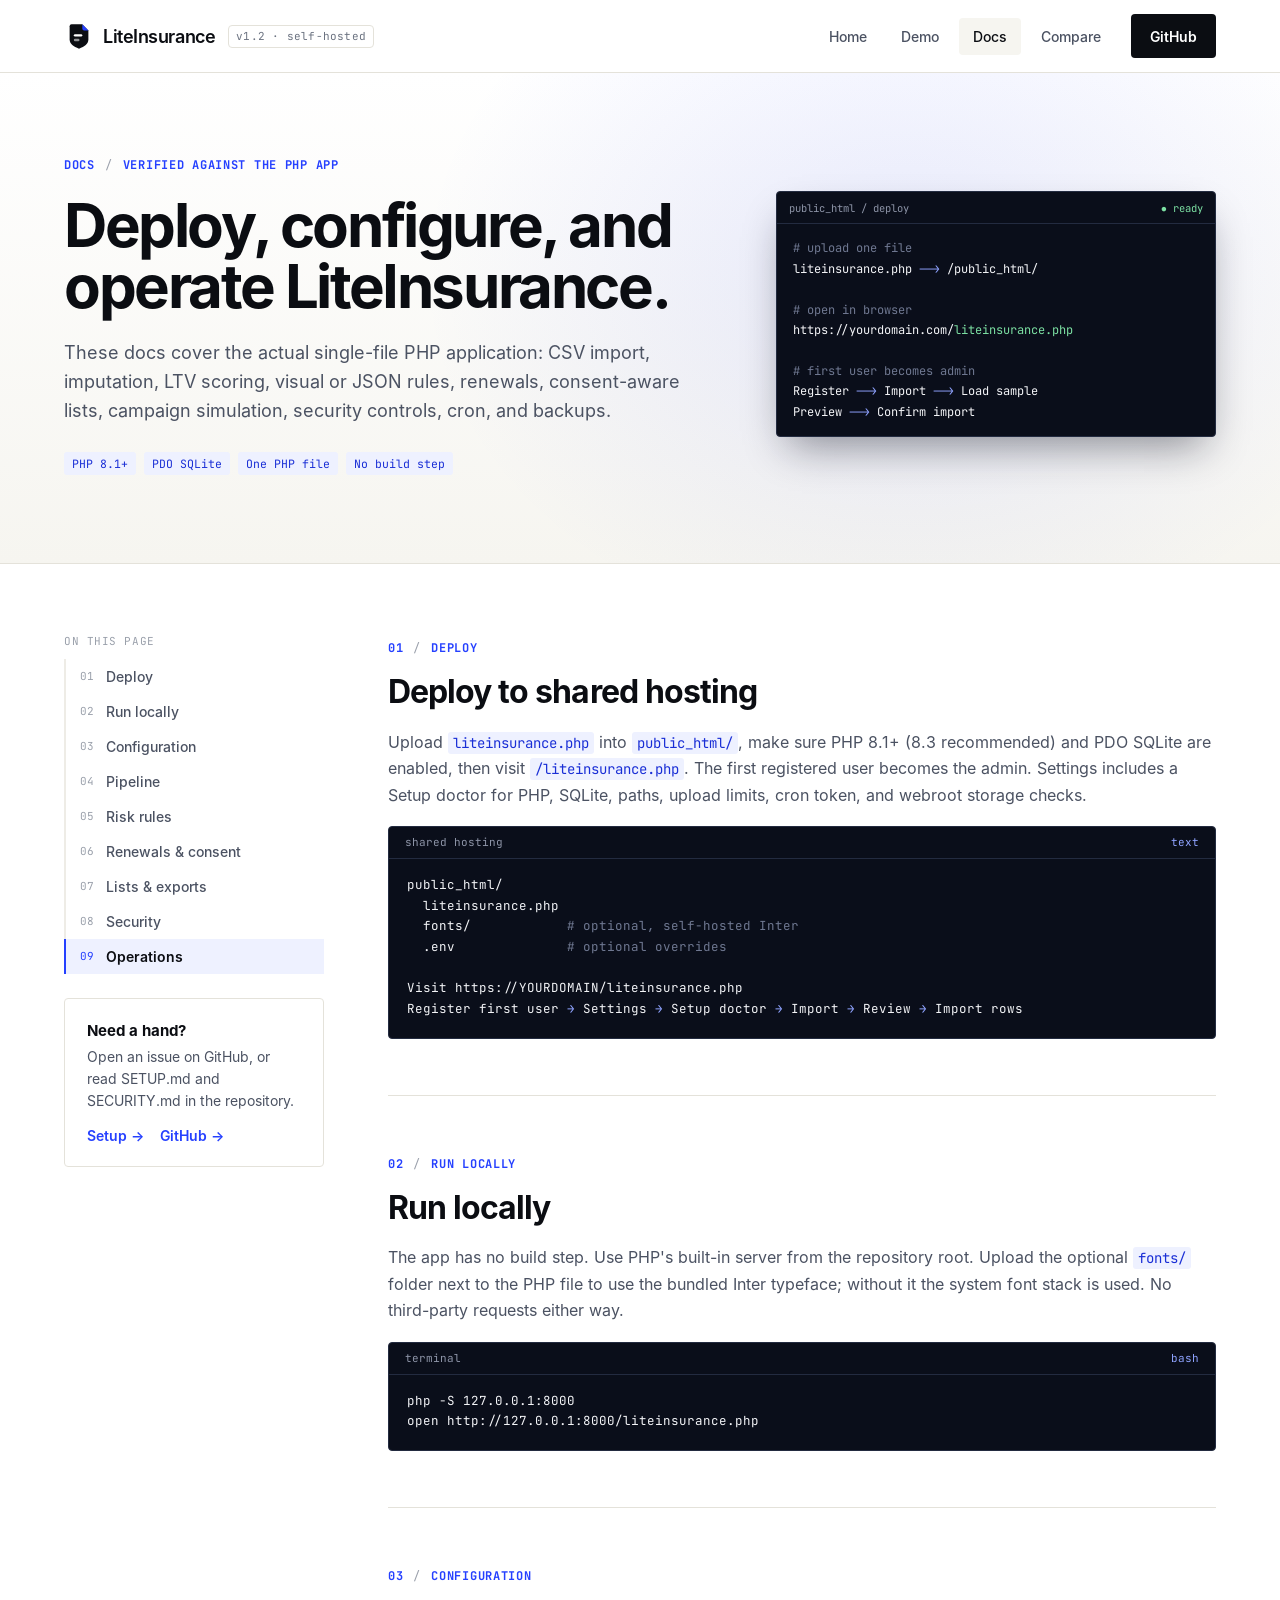
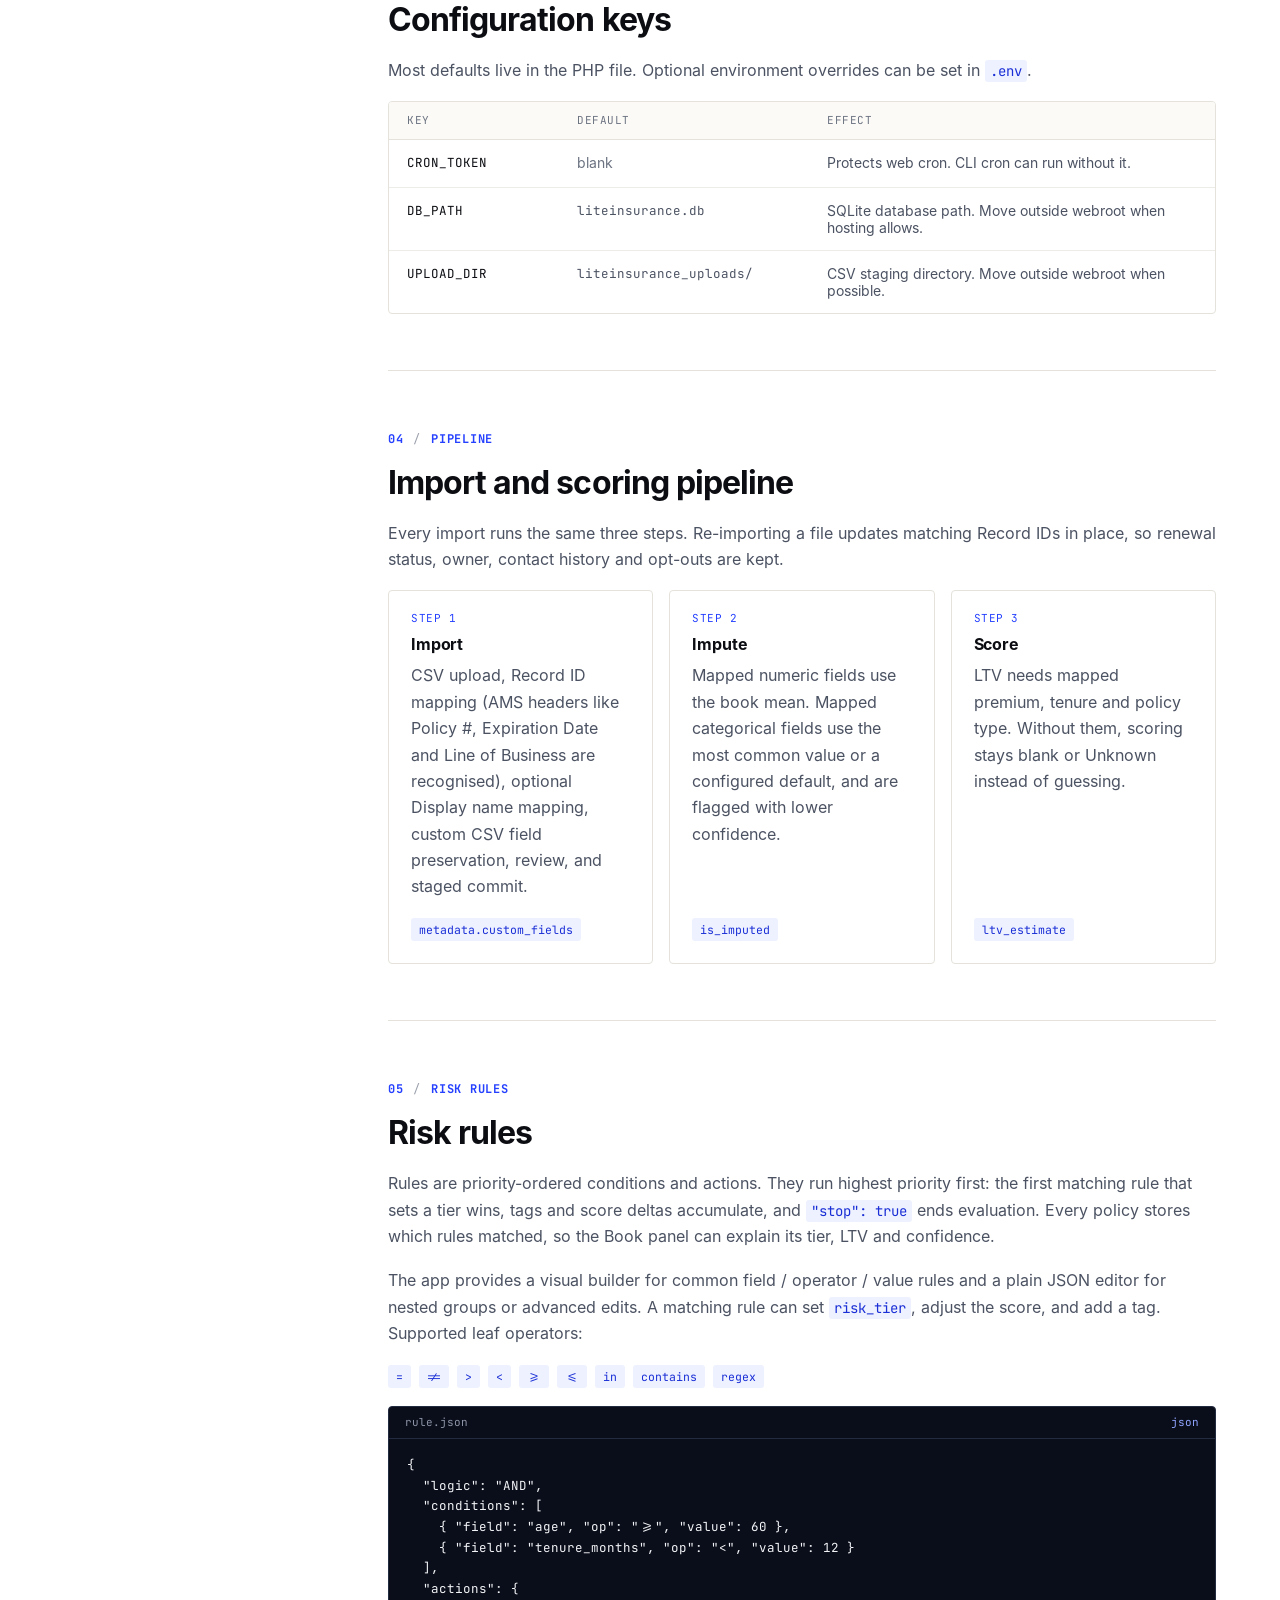
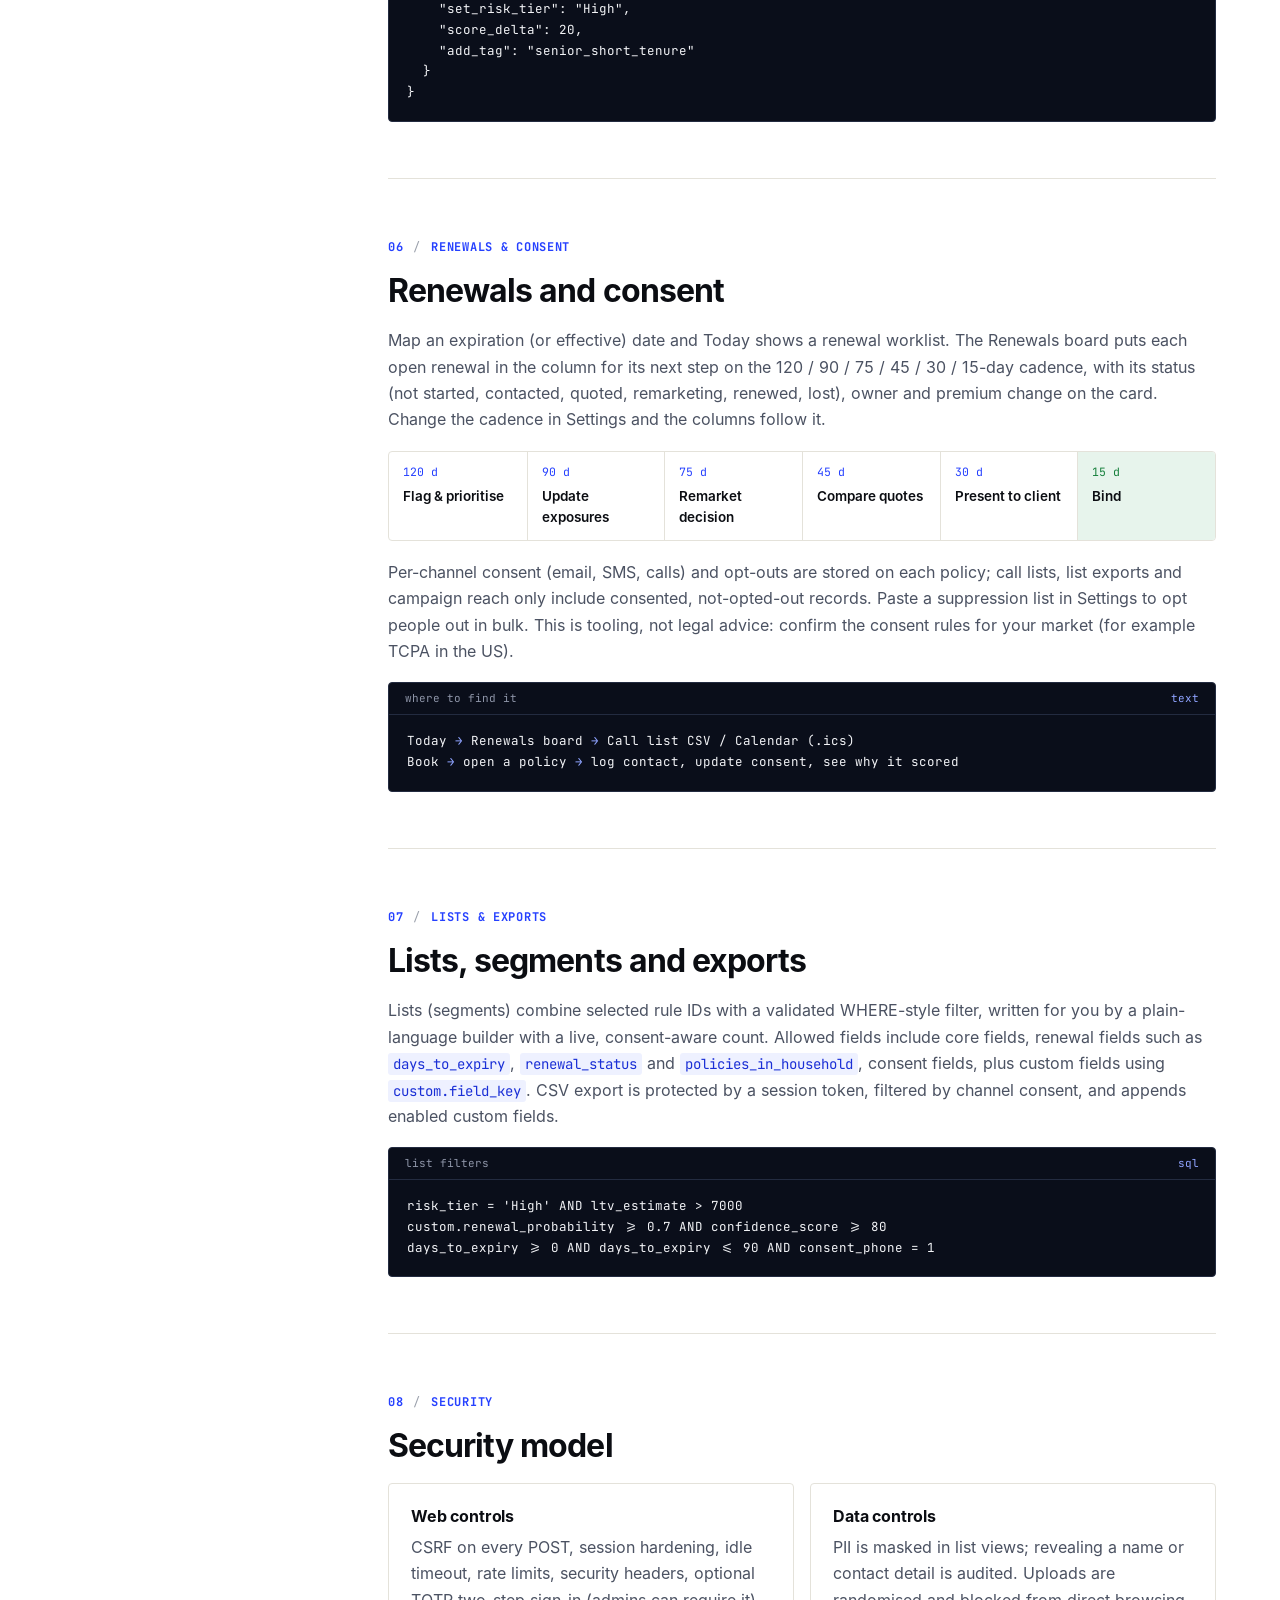
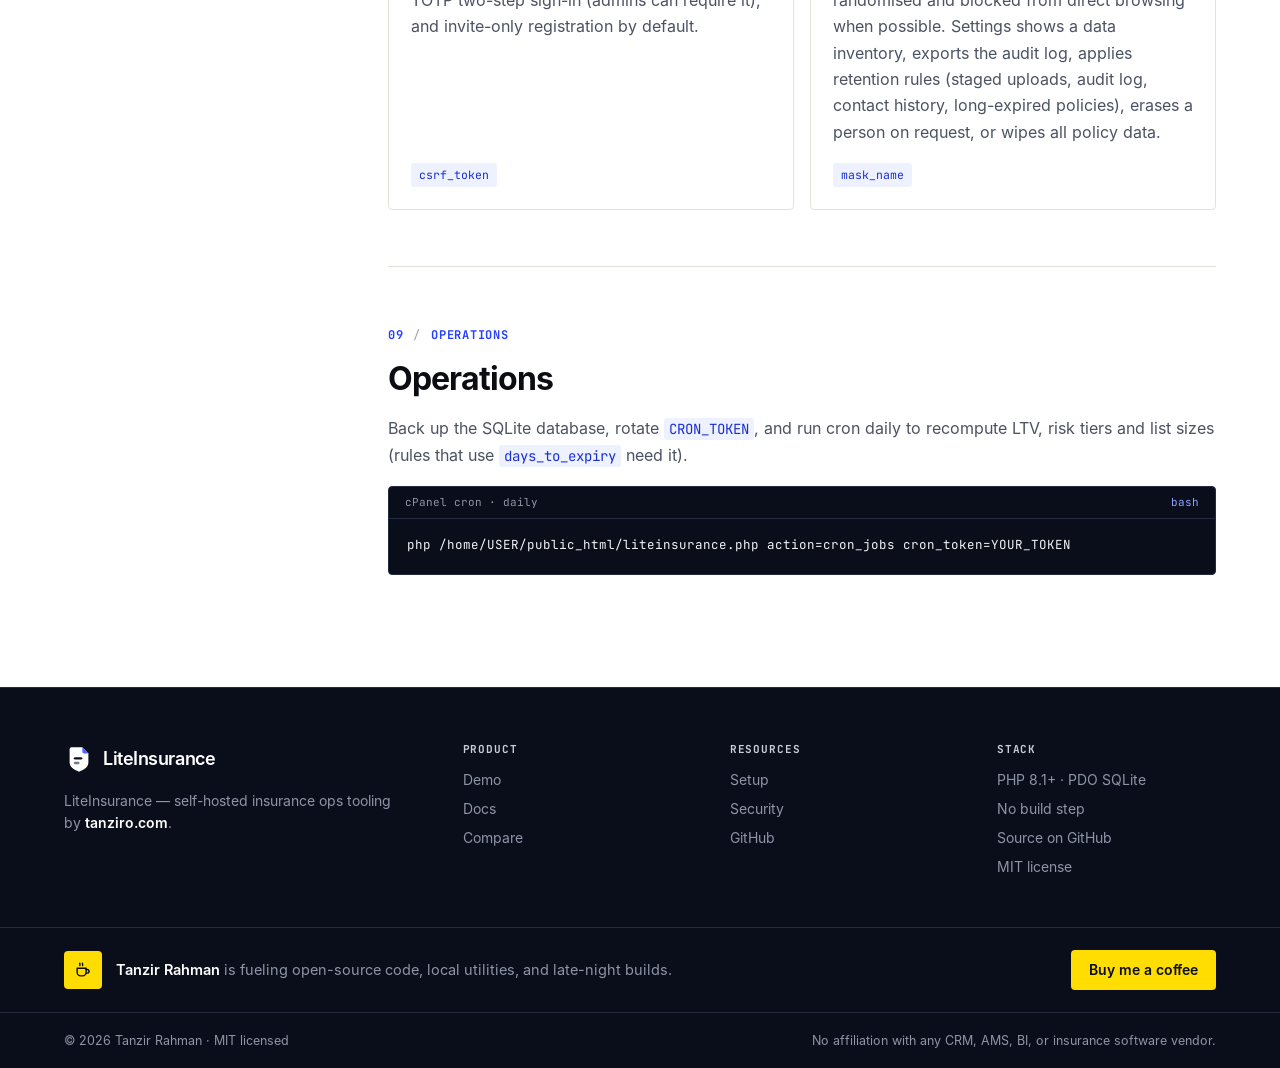
<file: docs.html>
<!doctype html>
<html lang="en">
<head>
  <meta charset="utf-8">
  <meta name="viewport" content="width=device-width, initial-scale=1">
  <title>LiteInsurance Docs -- Deploy, Configure, and Operate</title>
  <meta name="description" content="Deployment and operating docs for LiteInsurance: PHP 8.1+, SQLite, CSV imports, renewals, consent, rules, lists, security, cron, and backups.">
  <meta name="robots" content="index, follow">
  <link rel="canonical" href="https://tanzir71.github.io/liteinsurance/docs.html">
  <link rel="stylesheet" href="./fonts/fonts.css">
  <link rel="icon" type="image/svg+xml" href="data:image/svg+xml,%3Csvg%20xmlns=%22http://www.w3.org/2000/svg%22%20viewBox=%220%200%2032%2032%22%3E%3Cpath%20d=%22M8%203.5h11.5L26%2010v9.8c0%204.6-4.1%207.8-10%209.7-5.9-1.9-10-5.1-10-9.7V5.5a2%202%200%20012-2z%22%20fill=%22%230B0D12%22/%3E%3Cpath%20d=%22M19.5%203.5V8a2%202%200%20002%202H26z%22%20fill=%22%232540FF%22/%3E%3Crect%20x=%2210.5%22%20y=%2214%22%20width=%229%22%20height=%222.6%22%20rx=%221.3%22%20fill=%22%23fff%22/%3E%3Crect%20x=%2210.5%22%20y=%2219%22%20width=%226%22%20height=%222.6%22%20rx=%221.3%22%20fill=%22%23fff%22%20fill-opacity=%22.55%22/%3E%3C/svg%3E">
  <style>
:root{
  --ink:#0B0D12; --ink2:#1F2430; --slate:#4B5262; --muted:#6B7280; --faint:#9AA0AB;
  --line:#E4E2DA; --line2:#EEECE6; --paper:#F6F5F0; --white:#FFFFFF;
  --acc:#2540FF; --accInk:#1A2FD6; --acc50:#EEF1FF; --acc100:#DCE2FF;
  --dark:#0A0E1A; --dark2:#111729; --darkLine:#232B40; --darkInk:#F3F4F7; --darkMute:#8E95A8;
  --green:#157F3B; --green50:#E7F4EC; --amber:#B45309; --red:#B42318;
  --sans: Inter, system-ui, -apple-system, "Segoe UI", Roboto, Arial, sans-serif;
  --mono: "JetBrains Mono", ui-monospace, Menlo, Consolas, monospace;
}
*{box-sizing:border-box;margin:0;padding:0}
html{scroll-behavior:smooth}
body{font-family:var(--sans);color:var(--ink);background:#fff;-webkit-font-smoothing:antialiased}
a{color:inherit;text-decoration:none}
code,pre,.k{font-variant-ligatures:none}
.nw{white-space:nowrap}
.sr-only{position:absolute;width:1px;height:1px;padding:0;margin:-1px;overflow:hidden;clip:rect(0,0,0,0);white-space:nowrap;border:0}
.wrap{width:1152px;margin:0 auto}

/* Header (shared with the landing page) */
.hdr{border-bottom:1px solid var(--line);background:var(--white);position:relative;z-index:10}
.hdr .wrap{height:72px;display:flex;align-items:center;justify-content:space-between}
header .container{max-width:1152px;}
.header-inner .btn{min-height:44px;padding:0 18px;}
.brand{display:flex;align-items:center;gap:9px}
.mark{display:block;flex:none}
.brand-name{font-weight:600;font-size:18px;letter-spacing:-.025em}
.brand-tag{font:500 11px/1 var(--mono);color:var(--muted);border:1px solid var(--line);padding:5px 7px;border-radius:4px;margin-left:4px;letter-spacing:.02em}
.nav{display:flex;align-items:center;gap:6px}
.nav a.nl{font-size:14px;font-weight:500;color:var(--slate);padding:10px 14px;border-radius:4px}
.nav a.nl:hover{color:var(--ink)}
.nav a.nl.on{color:var(--ink);background:var(--paper)}
.nav .btn{margin-left:10px}
.btn{display:inline-flex;align-items:center;justify-content:center;gap:8px;height:44px;padding:0 18px;border-radius:4px;font-size:14px;font-weight:600;border:1px solid transparent;white-space:nowrap}
.btn-primary{background:var(--ink);color:var(--white)}
.btn-accent{background:var(--acc);color:var(--white)}
.btn-outline-dark{background:transparent;color:var(--darkInk);border-color:#3A4258}
.btn svg{flex:none}
.burger{display:none;width:44px;height:44px;border:1px solid var(--line);border-radius:4px;align-items:center;justify-content:center;cursor:pointer;background:var(--white)}
.nav-toggle:focus-visible + .burger{outline:2px solid var(--acc);outline-offset:2px}

/* Page hero */
.page-hero{background:linear-gradient(180deg,#FFFFFF 0%,#F6F5F0 100%);border-bottom:1px solid var(--line);position:relative;overflow:hidden}
.page-hero:before{content:"";position:absolute;right:-120px;top:-180px;width:980px;height:760px;background:radial-gradient(closest-side,rgba(37,64,255,.10),rgba(37,64,255,0));pointer-events:none}
.page-hero .wrap{position:relative;display:grid;grid-template-columns:minmax(0,1fr) 440px;gap:64px;padding:80px 0 88px;align-items:center}
.eyebrow{display:inline-flex;align-items:center;gap:10px;font:600 12px/1 var(--mono);letter-spacing:.06em;text-transform:uppercase;color:var(--acc)}
.eyebrow i{font-style:normal;color:var(--faint);font-weight:500}
h1{font-size:60px;line-height:1.02;letter-spacing:-.04em;font-weight:700;margin:22px 0 22px}
.lead{font-size:18px;line-height:1.6;color:var(--slate)}
h2{font-size:42px;line-height:1.1;letter-spacing:-.035em;font-weight:700;margin:16px 0 0;max-width:760px}
.sub{font-size:17px;line-height:1.6;color:var(--slate)}
.k{display:inline-block;font:500 11.5px/1 var(--mono);color:var(--accInk);background:var(--acc50);padding:6px 8px;border-radius:3px}

/* Sections */
.sec{padding:112px 0;border-bottom:1px solid var(--line)}
.sec.alt{background:var(--paper)}
.shead{margin-bottom:56px}
.shead.split{display:grid;grid-template-columns:1fr 420px;gap:48px;align-items:end}
.cell{background:var(--white);border:1px solid var(--line);border-radius:4px;padding:22px;display:flex;flex-direction:column}
.cell h3{font-size:16px;letter-spacing:-.01em;margin-bottom:8px}
.cell p{font-size:14.5px;line-height:1.55;color:var(--slate);margin-bottom:16px}
.cell .k{margin-top:auto;align-self:flex-start}
.step{font:500 11px/1 var(--mono);letter-spacing:.05em;text-transform:uppercase;color:var(--acc);margin-bottom:10px}
table{width:100%;border-collapse:collapse}
th{text-align:left;font:500 11px/1 var(--mono);letter-spacing:.05em;text-transform:uppercase;color:var(--muted);padding:13px 18px;background:#FBFAF7;border-bottom:1px solid var(--line)}
td{padding:14px 18px;border-bottom:1px solid var(--line2);font-size:14px;color:var(--slate);vertical-align:top}
tr:last-child td{border-bottom:0}
.panel{background:var(--white);border:1px solid var(--line);border-radius:4px;overflow:hidden}

/* Terminal */
.term{background:var(--dark);color:var(--darkInk);border-radius:4px;border:1px solid var(--darkLine);box-shadow:0 20px 40px -12px rgba(10,14,26,.45)}
.term-top{height:32px;border-bottom:1px solid var(--darkLine);display:flex;align-items:center;justify-content:space-between;padding:0 12px;font:500 10.5px/1 var(--mono);color:var(--darkMute)}
.term-top b{color:#7CE0A3;font-weight:500}
.term pre{font:400 12px/1.7 var(--mono);padding:14px 16px;white-space:pre;color:var(--darkInk);overflow:hidden}
.term .c,.code .c{color:#6F7891}.term .a,.code .a{color:#8FA3FF}.term .v{color:#7CE0A3}

/* CTA */
.cta{background:var(--dark);color:var(--darkInk);position:relative;overflow:hidden}
.cta .glow{position:absolute;right:-120px;top:-160px;width:620px;height:620px;border-radius:50%;background:radial-gradient(closest-side,rgba(37,64,255,.45),rgba(37,64,255,0))}
.cta .wrap{position:relative;display:flex;align-items:flex-end;justify-content:space-between;gap:48px;padding:104px 0}
.cta .eyebrow{color:#A9B6FF}
.cta h2{color:#fff;font-size:48px;max-width:720px;margin:16px 0}
.cta p{font-size:17px;line-height:1.6;color:var(--darkMute);max-width:640px}
.cta .btns{display:flex;gap:12px}
.cta .btns .btn{height:52px;padding:0 24px;font-size:15px}

/* Footer (shared with the landing page) */
.ftr{background:var(--dark);color:var(--darkMute);border-top:1px solid var(--darkLine)}
.ftr .wrap{display:grid;grid-template-columns:1.6fr 1fr 1fr 1fr;gap:48px;padding:56px 0 40px}
.ftr .brand-name{color:#fff}
.footer-note{font-size:14px;line-height:1.6;margin-top:16px;max-width:340px}
.footer-note a{color:#fff;font-weight:600}
.fcol h5{font:600 11px/1 var(--mono);letter-spacing:.08em;text-transform:uppercase;color:#C8CCD8;margin-bottom:16px}
.fcol a{display:block;font-size:14px;margin-bottom:12px;color:var(--darkMute)}
.fcol a[href]:hover{color:#fff}
.donate-band{border-top:1px solid var(--darkLine)}
.ftr .donate-band .wrap{display:block;padding:22px 0}
.donate{display:flex;align-items:center;gap:14px;color:var(--darkMute);text-decoration:none;font-size:14.5px;line-height:1.5}
.donate-ic{display:grid;place-items:center;flex:none;width:38px;height:38px;border-radius:4px;background:#FFDD00;color:#0B0D12}
.donate-text strong{color:#fff;font-weight:600}
.donate-cta{margin-left:auto;flex:none;display:inline-flex;align-items:center;height:40px;padding:0 18px;border-radius:4px;background:#FFDD00;color:#0B0D12;font-weight:600;font-size:14px}
.donate:hover .donate-cta,.donate:focus-visible .donate-cta{background:#fff}
.donate:focus-visible{outline:2px solid #4D66FF;outline-offset:4px}
.fbot{border-top:1px solid var(--darkLine)}
.ftr .fbot .wrap{display:flex;justify-content:space-between;gap:16px;padding:20px 0;font-size:12.5px}

@media (max-width:1240px){
  .wrap{width:auto;margin:0 32px}
}
@media (max-width:980px){
  .wrap{margin:0 20px}
  .hdr .wrap{height:64px}
  .brand-tag{display:none}
  .burger{display:flex}
  .nav{display:none;position:absolute;left:0;right:0;top:64px;flex-direction:column;align-items:stretch;gap:2px;padding:10px 20px 16px;background:var(--white);border-bottom:1px solid var(--line);box-shadow:0 16px 24px -16px rgba(11,13,18,.2)}
  .nav-toggle:checked ~ .nav{display:flex}
  .nav .btn{margin:8px 0 0}
  .page-hero .wrap{grid-template-columns:minmax(0,1fr);gap:40px;padding:48px 0 56px}
  h1{font-size:40px;margin:20px 0 16px}
  .lead{font-size:16px}
  h2{font-size:30px}
  .sub{font-size:16px}
  .sec{padding:64px 0}
  .shead{margin-bottom:32px}
  .shead.split{grid-template-columns:minmax(0,1fr);gap:16px}
  .term pre{white-space:pre-wrap;word-break:break-word}
  .cta .wrap{flex-direction:column;align-items:flex-start;padding:64px 0;gap:28px}
  .cta h2{font-size:32px}
  .cta .btns{flex-direction:column;width:100%}
  .cta .btns .btn{width:100%}
  .ftr .wrap{grid-template-columns:1fr 1fr;gap:32px}
  .ftr .wrap > div:first-child{grid-column:1/-1}
  .ftr .fbot .wrap{flex-direction:column;gap:6px}
  td,th{padding:11px 12px}
}
@media (max-width:700px){
  .donate{display:grid;grid-template-columns:38px minmax(0,1fr);align-items:start}
  .donate-cta{grid-column:2;justify-self:start;margin-left:0}
}

/* Docs */
.reqs{display:flex;flex-wrap:wrap;gap:8px;margin-top:26px}
.docs-body .wrap{display:grid;grid-template-columns:260px minmax(0,1fr);gap:64px;padding:72px 0 112px}
.rail{position:sticky;top:24px;align-self:start;display:flex;flex-direction:column;gap:24px}
.toc-lbl{font:500 11px/1 var(--mono);letter-spacing:.05em;text-transform:uppercase;color:var(--faint);margin-bottom:12px}
.toc a{display:flex;align-items:center;gap:12px;padding:9px 12px 9px 14px;border-left:2px solid var(--line2);font-size:14px;font-weight:500;color:var(--slate)}
.toc a span{font:500 11px/1 var(--mono);color:var(--faint)}
.toc a:hover{color:var(--ink)}
.toc a.on{background:var(--acc50);border-left-color:var(--acc);color:var(--ink);font-weight:600}
.toc a.on span{color:var(--acc)}
.help{border:1px solid var(--line);border-radius:4px;padding:22px;background:var(--white)}
.help h4{font-size:15px;margin-bottom:6px}
.help p{font-size:14px;color:var(--slate);line-height:1.55;margin-bottom:16px}
.help .links{display:flex;gap:16px;font-size:14px;font-weight:600;color:var(--acc)}
.doc{padding-bottom:56px;margin-bottom:56px;border-bottom:1px solid var(--line);scroll-margin-top:24px}
.doc:last-child{border-bottom:0;margin-bottom:0;padding-bottom:0}
.doc h2{font-size:32px;line-height:1.15;letter-spacing:-.03em;margin:18px 0 18px;max-width:none}
.doc p{font-size:16px;line-height:1.65;color:var(--slate);margin-bottom:18px}
.doc p code{font:400 14px/1 var(--mono);color:var(--accInk);background:var(--acc50);padding:2px 5px;border-radius:3px}
.doc > :last-child{margin-bottom:0}
.code{background:var(--dark);border:1px solid var(--darkLine);border-radius:4px;overflow:hidden;margin-bottom:18px}
.code-bar{display:flex;justify-content:space-between;gap:16px;padding:10px 16px;border-bottom:1px solid var(--darkLine);font:500 11px/1 var(--mono);color:var(--darkMute)}
.code-bar b{color:#8FA3FF;font-weight:500}
.code pre{padding:16px 18px 18px;font:400 12.5px/1.65 var(--mono);color:var(--darkInk);white-space:pre-wrap;word-break:break-word}
.cfg td:first-child,.cfg td.m{font:400 12.5px/1.5 var(--mono)}
.cfg td:first-child{color:var(--ink);width:170px}
.cfg td.m{width:250px}
.cfg td.dim{color:var(--muted)}
.steps3{display:grid;grid-template-columns:repeat(3,minmax(0,1fr));gap:16px}
.steps2{display:grid;grid-template-columns:repeat(2,minmax(0,1fr));gap:16px}
.ops{display:flex;flex-wrap:wrap;gap:8px;margin-bottom:18px}
.cadence{display:grid;grid-template-columns:repeat(6,minmax(0,1fr));list-style:none;border:1px solid var(--line);border-radius:4px;background:var(--white);overflow:hidden;margin-bottom:18px}
.cadence li{padding:14px;border-left:1px solid var(--line)}
.cadence li:first-child{border-left:0}
.cadence b{display:block;font:500 11.5px/1 var(--mono);color:var(--acc);margin-bottom:8px}
.cadence span{font-size:13.5px;font-weight:600;line-height:1.35}
.cadence li:last-child{background:var(--green50)}
.cadence li:last-child b{color:var(--green)}
@media (max-width:980px){
  .docs-body .wrap{grid-template-columns:minmax(0,1fr);gap:32px;padding:40px 0 64px}
  .rail{position:static}
  .help{display:none}
  .toc{display:flex;flex-wrap:wrap;gap:6px}
  .toc-lbl{flex:1 0 100%;margin-bottom:4px}
  .toc a{border:1px solid var(--line);border-radius:4px;padding:6px 10px;font-size:13px}
  .toc a span{display:none}
  .toc a.on{border-color:var(--line);background:var(--white);font-weight:500;color:var(--slate)}
  .doc{padding-bottom:40px;margin-bottom:40px}
  .doc h2{font-size:26px}
  .steps3,.steps2{grid-template-columns:minmax(0,1fr)}
  .cadence{grid-template-columns:minmax(0,1fr)}
  .cadence li{display:flex;align-items:center;gap:14px;border-left:0;border-top:1px solid var(--line)}
  .cadence li:first-child{border-top:0}
  .cadence b{width:52px;margin:0}
  .cfg thead{display:none}
  .cfg tr{display:block;padding:12px 14px;border-bottom:1px solid var(--line2)}
  .cfg tr:last-child{border-bottom:0}
  .cfg td{display:block;width:auto!important;padding:2px 0;border:0}
}
</style>
</head>
<body>
<header class="hdr">
  <div class="wrap container header-inner">
    <a class="brand" href="./index.html" aria-label="LiteInsurance home"><svg class="mark" width="30" height="30" viewBox="0 0 32 32" aria-hidden="true"><path d="M8 3.5h11.5L26 10v9.8c0 4.6-4.1 7.8-10 9.7-5.9-1.9-10-5.1-10-9.7V5.5a2 2 0 012-2z" fill="#0B0D12"/><path d="M19.5 3.5V8a2 2 0 002 2H26z" fill="#2540FF"/><rect x="10.5" y="14" width="9" height="2.6" rx="1.3" fill="#fff"/><rect x="10.5" y="19" width="6" height="2.6" rx="1.3" fill="#fff" fill-opacity=".55"/></svg><span class="brand-name">LiteInsurance</span><span class="brand-tag">v1.2 · self-hosted</span></a>
    <input type="checkbox" id="navToggle" class="nav-toggle sr-only" aria-label="Show navigation">
    <label for="navToggle" class="burger" aria-hidden="true"><svg width="18" height="18" viewBox="0 0 18 18" fill="none" stroke="currentColor" stroke-width="1.8"><path d="M2 5h14M2 9h14M2 13h14"/></svg></label>
    <nav class="nav" aria-label="Primary">
      <a class="nl" href="./index.html">Home</a>
      <a class="nl" href="./demo.html">Demo</a>
      <a class="nl on" href="./docs.html" aria-current="page">Docs</a>
      <a class="nl" href="./compare.html">Compare</a>
      <a class="btn btn-primary" href="https://github.com/tanzir71/liteinsurance" target="_blank" rel="noopener">GitHub</a>
    </nav>
  </div>
</header>
<main>
<section class="page-hero">
  <div class="wrap">
    <div>
      <span class="eyebrow">Docs <i>/</i> Verified against the PHP app</span>
      <h1>Deploy, configure, and operate LiteInsurance.</h1>
      <p class="lead">These docs cover the actual single-file PHP application: CSV import, imputation, LTV scoring, visual or JSON rules, renewals, consent-aware lists, campaign simulation, security controls, cron, and backups.</p>
      <div class="reqs"><span class="k">PHP 8.1+</span><span class="k">PDO SQLite</span><span class="k">One PHP file</span><span class="k">No build step</span></div>
    </div>
    <div class="term" aria-label="Fast setup snippet">
      <div class="term-top"><span>public_html / deploy</span><b>● ready</b></div>
<pre><span class="c"># upload one file</span>
liteinsurance.php <span class="a">--&gt;</span> /public_html/

<span class="c"># open in browser</span>
https://yourdomain.com/<span class="v">liteinsurance.php</span>

<span class="c"># first user becomes admin</span>
Register <span class="a">--&gt;</span> Import <span class="a">--&gt;</span> Load sample
Preview <span class="a">--&gt;</span> Confirm import</pre>
    </div>
  </div>
</section>
<section class="docs-body">
  <div class="wrap">
    <aside class="rail">
      <nav class="toc" aria-label="Docs table of contents"><div class="toc-lbl">On this page</div><a href="#deploy" class="on"><span>01</span>Deploy</a><a href="#local"><span>02</span>Run locally</a><a href="#config"><span>03</span>Configuration</a><a href="#pipeline"><span>04</span>Pipeline</a><a href="#rules"><span>05</span>Risk rules</a><a href="#renewals"><span>06</span>Renewals &amp; consent</a><a href="#segments"><span>07</span>Lists &amp; exports</a><a href="#security"><span>08</span>Security</a><a href="#ops"><span>09</span>Operations</a></nav>
      <div class="help"><h4>Need a hand?</h4><p>Open an issue on GitHub, or read SETUP.md and SECURITY.md in the repository.</p><div class="links"><a href="./SETUP.md">Setup →</a><a href="https://github.com/tanzir71/liteinsurance">GitHub →</a></div></div>
    </aside>
    <div class="docs-content">
<section class="doc" id="deploy"><span class="eyebrow">01 <i>/</i> Deploy</span><h2>Deploy to shared hosting</h2><p>Upload <code>liteinsurance.php</code> into <code>public_html/</code>, make sure PHP 8.1+ (8.3 recommended) and PDO SQLite are enabled, then visit <code>/liteinsurance.php</code>. The first registered user becomes the admin. Settings includes a Setup doctor for PHP, SQLite, paths, upload limits, cron token, and webroot storage checks.</p><div class="code"><div class="code-bar"><span>shared hosting</span><b>text</b></div><pre>public_html/
  liteinsurance.php
  fonts/            <span class="c"># optional, self-hosted Inter</span>
  .env              <span class="c"># optional overrides</span>

Visit https://YOURDOMAIN/liteinsurance.php
Register first user <span class="a">→</span> Settings <span class="a">→</span> Setup doctor <span class="a">→</span> Import <span class="a">→</span> Review <span class="a">→</span> Import rows</pre></div></section><section class="doc" id="local"><span class="eyebrow">02 <i>/</i> Run locally</span><h2>Run locally</h2><p>The app has no build step. Use PHP's built-in server from the repository root. Upload the optional <code>fonts/</code> folder next to the PHP file to use the bundled Inter typeface; without it the system font stack is used. No third-party requests either way.</p><div class="code"><div class="code-bar"><span>terminal</span><b>bash</b></div><pre>php -S 127.0.0.1:8000
open http://127.0.0.1:8000/liteinsurance.php</pre></div></section><section class="doc" id="config"><span class="eyebrow">03 <i>/</i> Configuration</span><h2>Configuration keys</h2><p>Most defaults live in the PHP file. Optional environment overrides can be set in <code>.env</code>.</p><div class="panel"><table class="cfg"><thead><tr><th>Key</th><th>Default</th><th>Effect</th></tr></thead><tbody><tr><td>CRON_TOKEN</td><td class="dim">blank</td><td>Protects web cron. CLI cron can run without it.</td></tr><tr><td>DB_PATH</td><td class="m">liteinsurance.db</td><td>SQLite database path. Move outside webroot when hosting allows.</td></tr><tr><td>UPLOAD_DIR</td><td class="m">liteinsurance_uploads/</td><td>CSV staging directory. Move outside webroot when possible.</td></tr></tbody></table></div></section><section class="doc" id="pipeline"><span class="eyebrow">04 <i>/</i> Pipeline</span><h2>Import and scoring pipeline</h2><p>Every import runs the same three steps. Re-importing a file updates matching Record IDs in place, so renewal status, owner, contact history and opt-outs are kept.</p><div class="steps3"><div class="cell"><div class="step">Step 1</div><h3>Import</h3><p>CSV upload, Record ID mapping (AMS headers like Policy #, Expiration Date and Line of Business are recognised), optional Display name mapping, custom CSV field preservation, review, and staged commit.</p><span class="k">metadata.custom_fields</span></div><div class="cell"><div class="step">Step 2</div><h3>Impute</h3><p>Mapped numeric fields use the book mean. Mapped categorical fields use the most common value or a configured default, and are flagged with lower confidence.</p><span class="k">is_imputed</span></div><div class="cell"><div class="step">Step 3</div><h3>Score</h3><p>LTV needs mapped premium, tenure and policy type. Without them, scoring stays blank or Unknown instead of guessing.</p><span class="k">ltv_estimate</span></div></div></section><section class="doc" id="rules"><span class="eyebrow">05 <i>/</i> Risk rules</span><h2>Risk rules</h2><p>Rules are priority-ordered conditions and actions. They run highest priority first: the first matching rule that sets a tier wins, tags and score deltas accumulate, and <code>"stop": true</code> ends evaluation. Every policy stores which rules matched, so the Book panel can explain its tier, LTV and confidence.</p><p>The app provides a visual builder for common field / operator / value rules and a plain JSON editor for nested groups or advanced edits. A matching rule can set <code>risk_tier</code>, adjust the score, and add a tag. Supported leaf operators:</p><div class="ops"><span class="k">=</span><span class="k">!=</span><span class="k">&gt;</span><span class="k">&lt;</span><span class="k">&gt;=</span><span class="k">&lt;=</span><span class="k">in</span><span class="k">contains</span><span class="k">regex</span></div><div class="code"><div class="code-bar"><span>rule.json</span><b>json</b></div><pre>{
  "logic": "AND",
  "conditions": [
    { "field": "age", "op": "&gt;=", "value": 60 },
    { "field": "tenure_months", "op": "&lt;", "value": 12 }
  ],
  "actions": {
    "set_risk_tier": "High",
    "score_delta": 20,
    "add_tag": "senior_short_tenure"
  }
}</pre></div></section><section class="doc" id="renewals"><span class="eyebrow">06 <i>/</i> Renewals &amp; consent</span><h2>Renewals and consent</h2><p>Map an expiration (or effective) date and Today shows a renewal worklist. The Renewals board puts each open renewal in the column for its next step on the 120 / 90 / 75 / 45 / 30 / 15-day cadence, with its status (not started, contacted, quoted, remarketing, renewed, lost), owner and premium change on the card. Change the cadence in Settings and the columns follow it.</p><ol class="cadence" aria-label="Default renewal cadence"><li><b>120 d</b><span>Flag &amp; prioritise</span></li><li><b>90 d</b><span>Update exposures</span></li><li><b>75 d</b><span>Remarket decision</span></li><li><b>45 d</b><span>Compare quotes</span></li><li><b>30 d</b><span>Present to client</span></li><li><b>15 d</b><span>Bind</span></li></ol><p>Per-channel consent (email, SMS, calls) and opt-outs are stored on each policy; call lists, list exports and campaign reach only include consented, not-opted-out records. Paste a suppression list in Settings to opt people out in bulk. This is tooling, not legal advice: confirm the consent rules for your market (for example TCPA in the US).</p><div class="code"><div class="code-bar"><span>where to find it</span><b>text</b></div><pre>Today <span class="a">→</span> Renewals board <span class="a">→</span> Call list CSV / Calendar (.ics)
Book <span class="a">→</span> open a policy <span class="a">→</span> log contact, update consent, see why it scored</pre></div></section><section class="doc" id="segments"><span class="eyebrow">07 <i>/</i> Lists &amp; exports</span><h2>Lists, segments and exports</h2><p>Lists (segments) combine selected rule IDs with a validated WHERE-style filter, written for you by a plain-language builder with a live, consent-aware count. Allowed fields include core fields, renewal fields such as <code>days_to_expiry</code>, <code>renewal_status</code> and <code>policies_in_household</code>, consent fields, plus custom fields using <code>custom.field_key</code>. CSV export is protected by a session token, filtered by channel consent, and appends enabled custom fields.</p><div class="code"><div class="code-bar"><span>list filters</span><b>sql</b></div><pre>risk_tier = 'High' AND ltv_estimate &gt; 7000
custom.renewal_probability &gt;= 0.7 AND confidence_score &gt;= 80
days_to_expiry &gt;= 0 AND days_to_expiry &lt;= 90 AND consent_phone = 1</pre></div></section><section class="doc" id="security"><span class="eyebrow">08 <i>/</i> Security</span><h2>Security model</h2><div class="steps2"><div class="cell"><h3>Web controls</h3><p>CSRF on every POST, session hardening, idle timeout, rate limits, security headers, optional TOTP two-step sign-in (admins can require it), and invite-only registration by default.</p><span class="k">csrf_token</span></div><div class="cell"><h3>Data controls</h3><p>PII is masked in list views; revealing a name or contact detail is audited. Uploads are randomised and blocked from direct browsing when possible. Settings shows a data inventory, exports the audit log, applies retention rules (staged uploads, audit log, contact history, long-expired policies), erases a person on request, or wipes all policy data.</p><span class="k">mask_name</span></div></div></section><section class="doc" id="ops"><span class="eyebrow">09 <i>/</i> Operations</span><h2>Operations</h2><p>Back up the SQLite database, rotate <code>CRON_TOKEN</code>, and run cron daily to recompute LTV, risk tiers and list sizes (rules that use <code>days_to_expiry</code> need it).</p><div class="code"><div class="code-bar"><span>cPanel cron · daily</span><b>bash</b></div><pre>php /home/USER/public_html/liteinsurance.php action=cron_jobs cron_token=YOUR_TOKEN</pre></div></section>
    </div>
  </div>
</section>
</main>
<footer class="ftr">
  <div class="wrap">
    <div>
      <a class="brand" href="./index.html"><svg class="mark" width="30" height="30" viewBox="0 0 32 32" aria-hidden="true"><path d="M8 3.5h11.5L26 10v9.8c0 4.6-4.1 7.8-10 9.7-5.9-1.9-10-5.1-10-9.7V5.5a2 2 0 012-2z" fill="#FFFFFF"/><path d="M19.5 3.5V8a2 2 0 002 2H26z" fill="#4D66FF"/><rect x="10.5" y="14" width="9" height="2.6" rx="1.3" fill="#0A0E1A"/><rect x="10.5" y="19" width="6" height="2.6" rx="1.3" fill="#0A0E1A" fill-opacity=".55"/></svg><span class="brand-name">LiteInsurance</span></a>
      <p class="footer-note">LiteInsurance — self-hosted insurance ops tooling by <a href="https://tanziro.com">tanziro.com</a>.</p>
    </div>
    <div class="fcol"><h5>Product</h5><a href="./demo.html">Demo</a><a href="./docs.html">Docs</a><a href="./compare.html">Compare</a></div>
    <div class="fcol"><h5>Resources</h5><a href="./SETUP.md">Setup</a><a href="./SECURITY.md">Security</a><a href="https://github.com/tanzir71/liteinsurance">GitHub</a></div>
    <div class="fcol"><h5>Stack</h5><a>PHP 8.1+ · PDO SQLite</a><a>No build step</a><a href="https://github.com/tanzir71/liteinsurance">Source on GitHub</a><a href="https://github.com/tanzir71/liteinsurance/blob/main/LICENSE">MIT license</a></div>
  </div>
  <div class="donate-band"><div class="wrap"><a class="donate" href="https://buymeacoffee.com/tanzir" target="_blank" rel="noopener"><span class="donate-ic"><svg viewBox="0 0 20 20" width="18" height="18" fill="none" stroke="currentColor" stroke-width="1.6" stroke-linecap="round" stroke-linejoin="round" aria-hidden="true"><path d="M3.5 8h10v4.5a4 4 0 01-4 4h-2a4 4 0 01-4-4z"/><path d="M13.5 9.5h1.2a2 2 0 010 4h-1.4"/><path d="M6.5 2.5c-.6.8.6 1.6 0 2.5M9.5 2.5c-.6.8.6 1.6 0 2.5"/></svg></span><span class="donate-text"><strong>Tanzir Rahman</strong> is fueling open-source code, local utilities, and late-night builds.</span><span class="donate-cta">Buy me a coffee</span></a></div></div>
  <div class="fbot"><div class="wrap"><span>© 2026 Tanzir Rahman · MIT licensed</span><span>No affiliation with any CRM, AMS, BI, or insurance software vendor.</span></div></div>
</footer>
<script>
(function () {
  var links = Array.prototype.slice.call(document.querySelectorAll('.toc a'));
  if (!('IntersectionObserver' in window) || !links.length) return;
  var byId = {};
  links.forEach(function (a) { byId[a.getAttribute('href').slice(1)] = a; });
  var io = new IntersectionObserver(function (entries) {
    entries.forEach(function (e) {
      if (!e.isIntersecting) return;
      links.forEach(function (a) { a.classList.remove('on'); });
      var a = byId[e.target.id]; if (a) a.classList.add('on');
    });
  }, { rootMargin: '-20% 0px -70% 0px' });
  document.querySelectorAll('.doc').forEach(function (s) { io.observe(s); });
})();
</script>
</body>
</html>
</file>
<file: fonts/fonts.css>
/* LiteInsurance self-hosted fonts — no third-party requests.
   Inter (c) The Inter Project Authors, JetBrains Mono (c) The JetBrains Mono Project Authors.
   Both SIL Open Font License 1.1: see OFL.txt and JetBrainsMono-OFL.txt. Subset to Latin + common symbols. */
@font-face{font-family:"Inter";font-style:normal;font-weight:400;font-display:swap;src:local("Inter Regular"),local("Inter-Regular"),url("inter-400.woff") format("woff")}
@font-face{font-family:"Inter";font-style:normal;font-weight:500;font-display:swap;src:local("Inter Medium"),local("Inter-Medium"),url("inter-500.woff") format("woff")}
@font-face{font-family:"Inter";font-style:normal;font-weight:600;font-display:swap;src:local("Inter SemiBold"),local("Inter-SemiBold"),url("inter-600.woff") format("woff")}
@font-face{font-family:"Inter";font-style:normal;font-weight:700;font-display:swap;src:local("Inter Bold"),local("Inter-Bold"),url("inter-700.woff") format("woff")}
@font-face{font-family:"JetBrains Mono";font-style:normal;font-weight:400;font-display:swap;src:local("JetBrains Mono Regular"),local("JetBrainsMono-Regular"),url("jetbrains-mono-400.woff") format("woff")}
@font-face{font-family:"JetBrains Mono";font-style:normal;font-weight:600 700;font-display:swap;src:local("JetBrains Mono Bold"),local("JetBrainsMono-Bold"),url("jetbrains-mono-700.woff") format("woff")}
</file>
